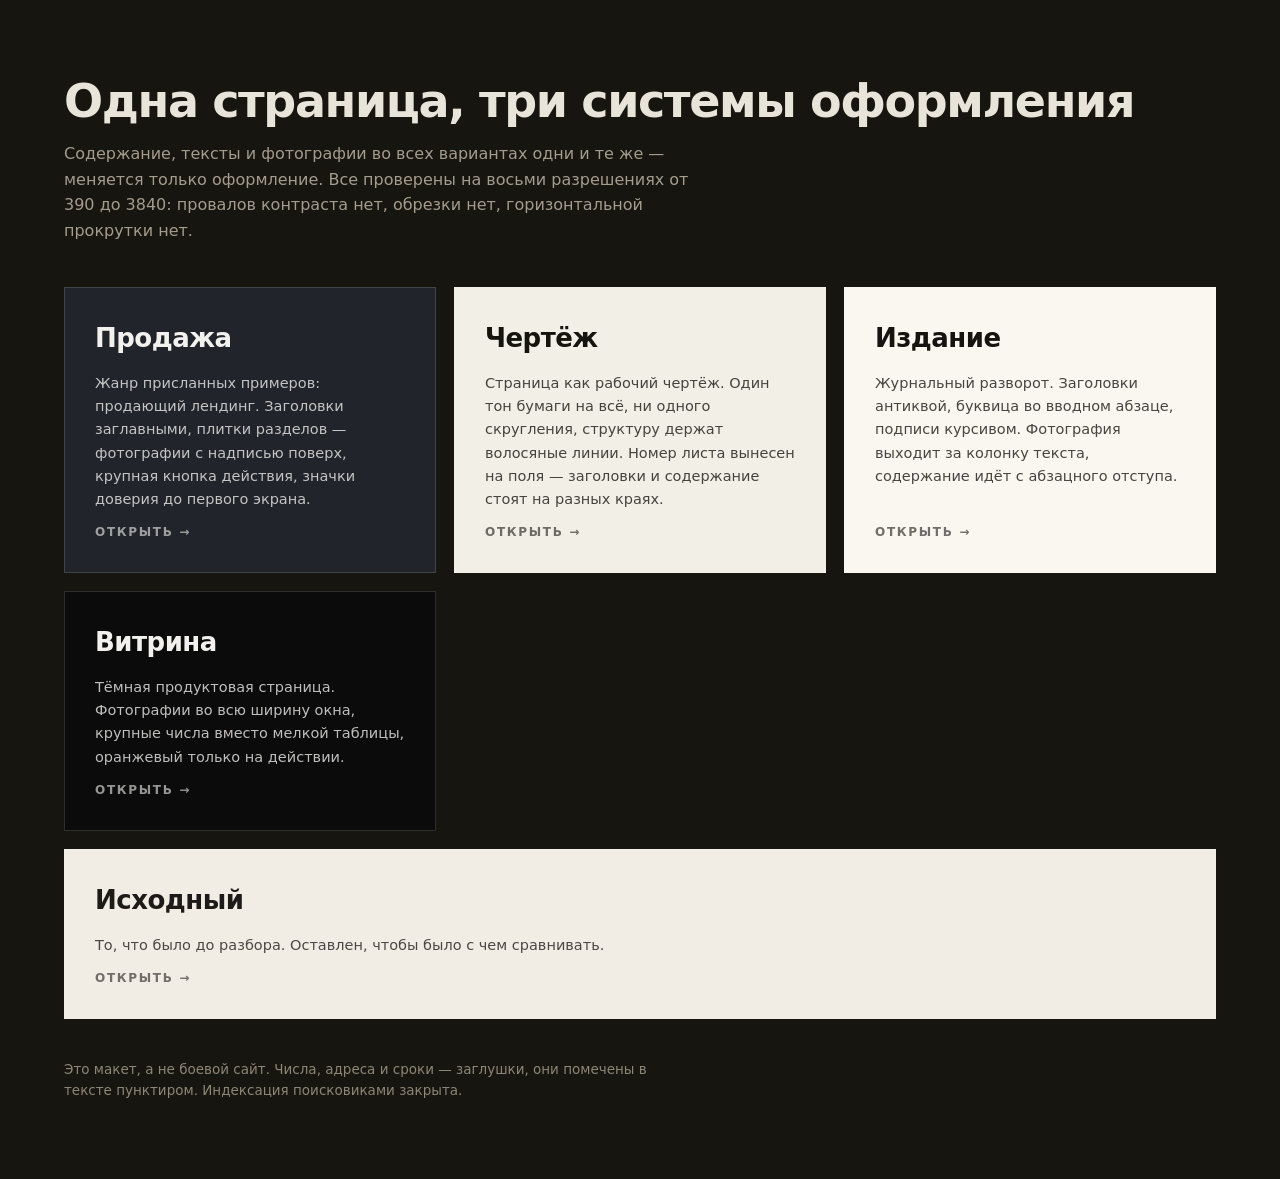
<file: index.html>
<!DOCTYPE html>
<html lang="ru">
<head>
<meta charset="utf-8"/>
<meta name="viewport" content="width=device-width,initial-scale=1"/>
<meta name="robots" content="noindex, nofollow"/>
<title>Заборы 2.0 — три направления оформления</title>
<style>
*{box-sizing:border-box;margin:0}
body{background:#17150f;color:#e9e4da;padding:6vw 5vw;line-height:1.6;
  font:16px/1.6 ui-sans-serif,system-ui,-apple-system,Segoe UI,Arial,sans-serif}
.w{max-width:1180px;margin-inline:auto}
h1{font-size:clamp(28px,4vw,46px);line-height:1.05;letter-spacing:-.03em;
  margin-bottom:16px;font-weight:800}
.sub{color:#a49c8d;max-width:62ch;margin-bottom:44px}
.grid{display:grid;gap:18px}
@media(min-width:900px){.grid{grid-template-columns:repeat(3,1fr)}
  .n:last-child{grid-column:1/-1}}
.n{display:flex;flex-direction:column;gap:12px;padding:30px;
  text-decoration:none;border:1px solid rgba(255,255,255,.14);
  transition:transform .18s}
.n:hover{transform:translateY(-3px)}
.t{font-size:26px;font-weight:800;letter-spacing:-.02em}
.d{font-size:14.5px;opacity:.78;flex:1}
.g{font-size:12px;letter-spacing:.14em;text-transform:uppercase;
  font-weight:700;opacity:.6}
.note{margin-top:40px;font-size:13.5px;color:#8d8676;max-width:70ch}
</style>
</head>
<body><div class="w">
<h1>Одна страница, три системы оформления</h1>
<p class="sub">Содержание, тексты и фотографии во всех вариантах одни и те же — меняется только оформление. Все проверены на восьми разрешениях от 390 до 3840: провалов контраста нет, обрезки нет, горизонтальной прокрутки нет.</p>
<div class="grid"><a class="n" href="./zabory/evroshtaketnik/na-vintovyh-svayah-prodazha/" style="background:#21242a;color:#f2f1ee"><span class="t">Продажа</span><span class="d">Жанр присланных примеров: продающий лендинг. Заголовки заглавными, плитки разделов — фотографии с надписью поверх, крупная кнопка действия, значки доверия до первого экрана.</span><span class="g">Открыть &rarr;</span></a><a class="n" href="./zabory/evroshtaketnik/na-vintovyh-svayah-cherteg/" style="background:#f2efe7;color:#16140f"><span class="t">Чертёж</span><span class="d">Страница как рабочий чертёж. Один тон бумаги на всё, ни одного скругления, структуру держат волосяные линии. Номер листа вынесен на поля — заголовки и содержание стоят на разных краях.</span><span class="g">Открыть &rarr;</span></a><a class="n" href="./zabory/evroshtaketnik/na-vintovyh-svayah-izdanie/" style="background:#faf7f1;color:#171310"><span class="t">Издание</span><span class="d">Журнальный разворот. Заголовки антиквой, буквица во вводном абзаце, подписи курсивом. Фотография выходит за колонку текста, содержание идёт с абзацного отступа.</span><span class="g">Открыть &rarr;</span></a><a class="n" href="./zabory/evroshtaketnik/na-vintovyh-svayah-vitrina/" style="background:#0b0b0c;color:#f2f1ee"><span class="t">Витрина</span><span class="d">Тёмная продуктовая страница. Фотографии во всю ширину окна, крупные числа вместо мелкой таблицы, оранжевый только на действии.</span><span class="g">Открыть &rarr;</span></a><a class="n" href="./zabory/evroshtaketnik/na-vintovyh-svayah/" style="background:#f1ece4;color:#1d1b19"><span class="t">Исходный</span><span class="d">То, что было до разбора. Оставлен, чтобы было с чем сравнивать.</span><span class="g">Открыть &rarr;</span></a></div>
<p class="note">Это макет, а не боевой сайт. Числа, адреса и сроки — заглушки, они помечены в тексте пунктиром. Индексация поисковиками закрыта.</p>
</div></body>
</html>
</file>
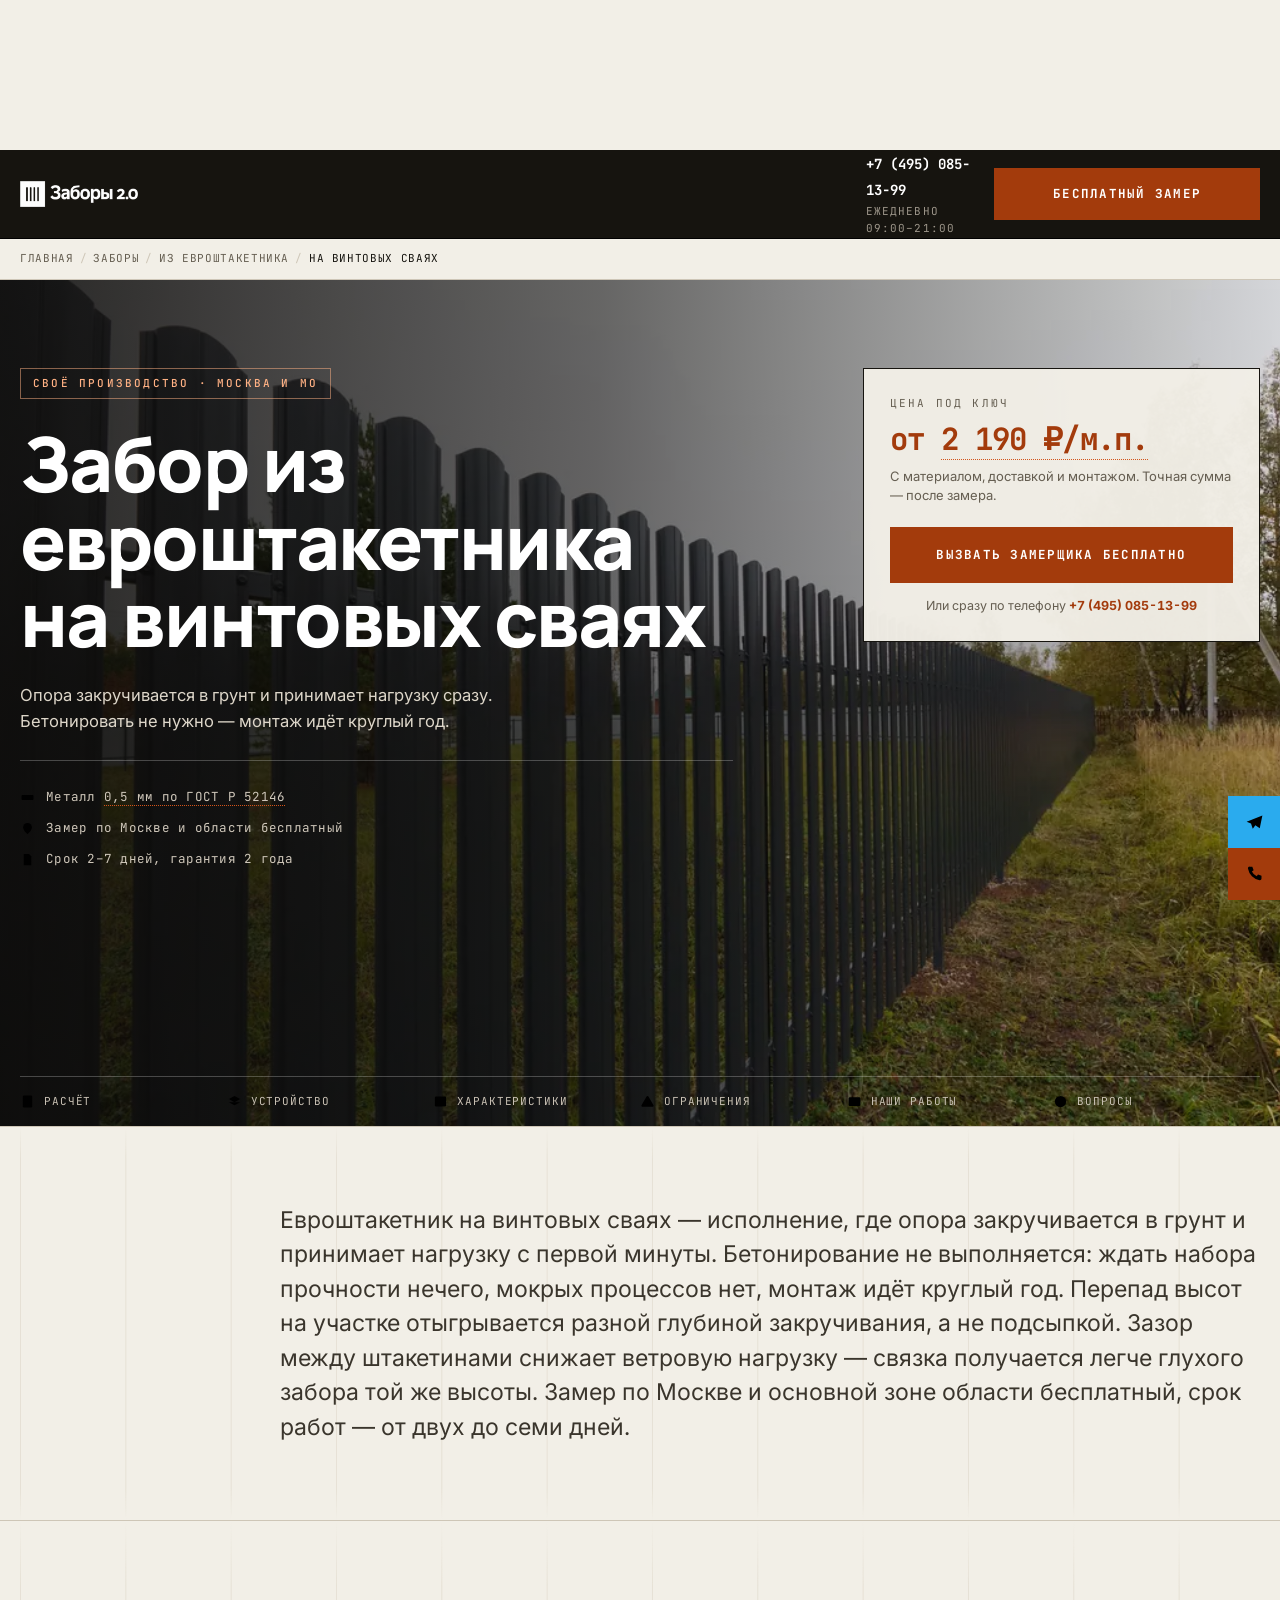
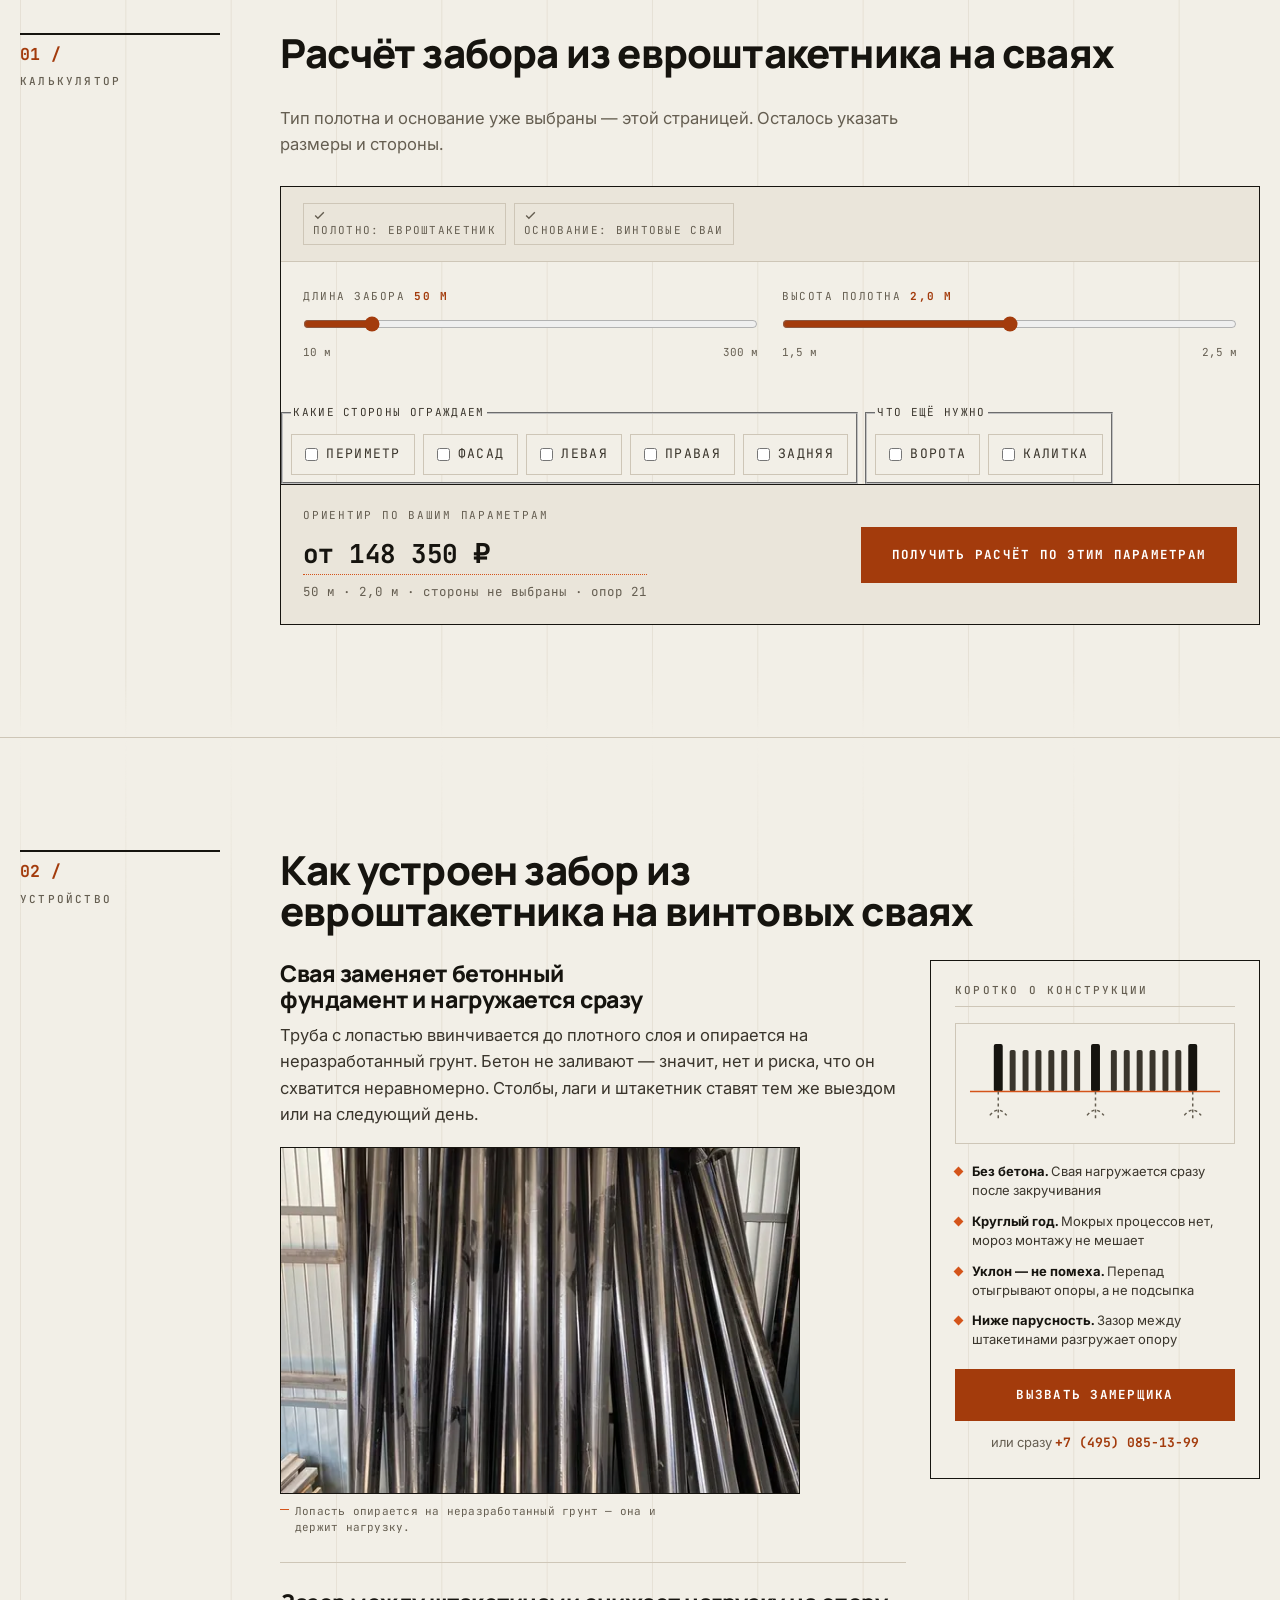
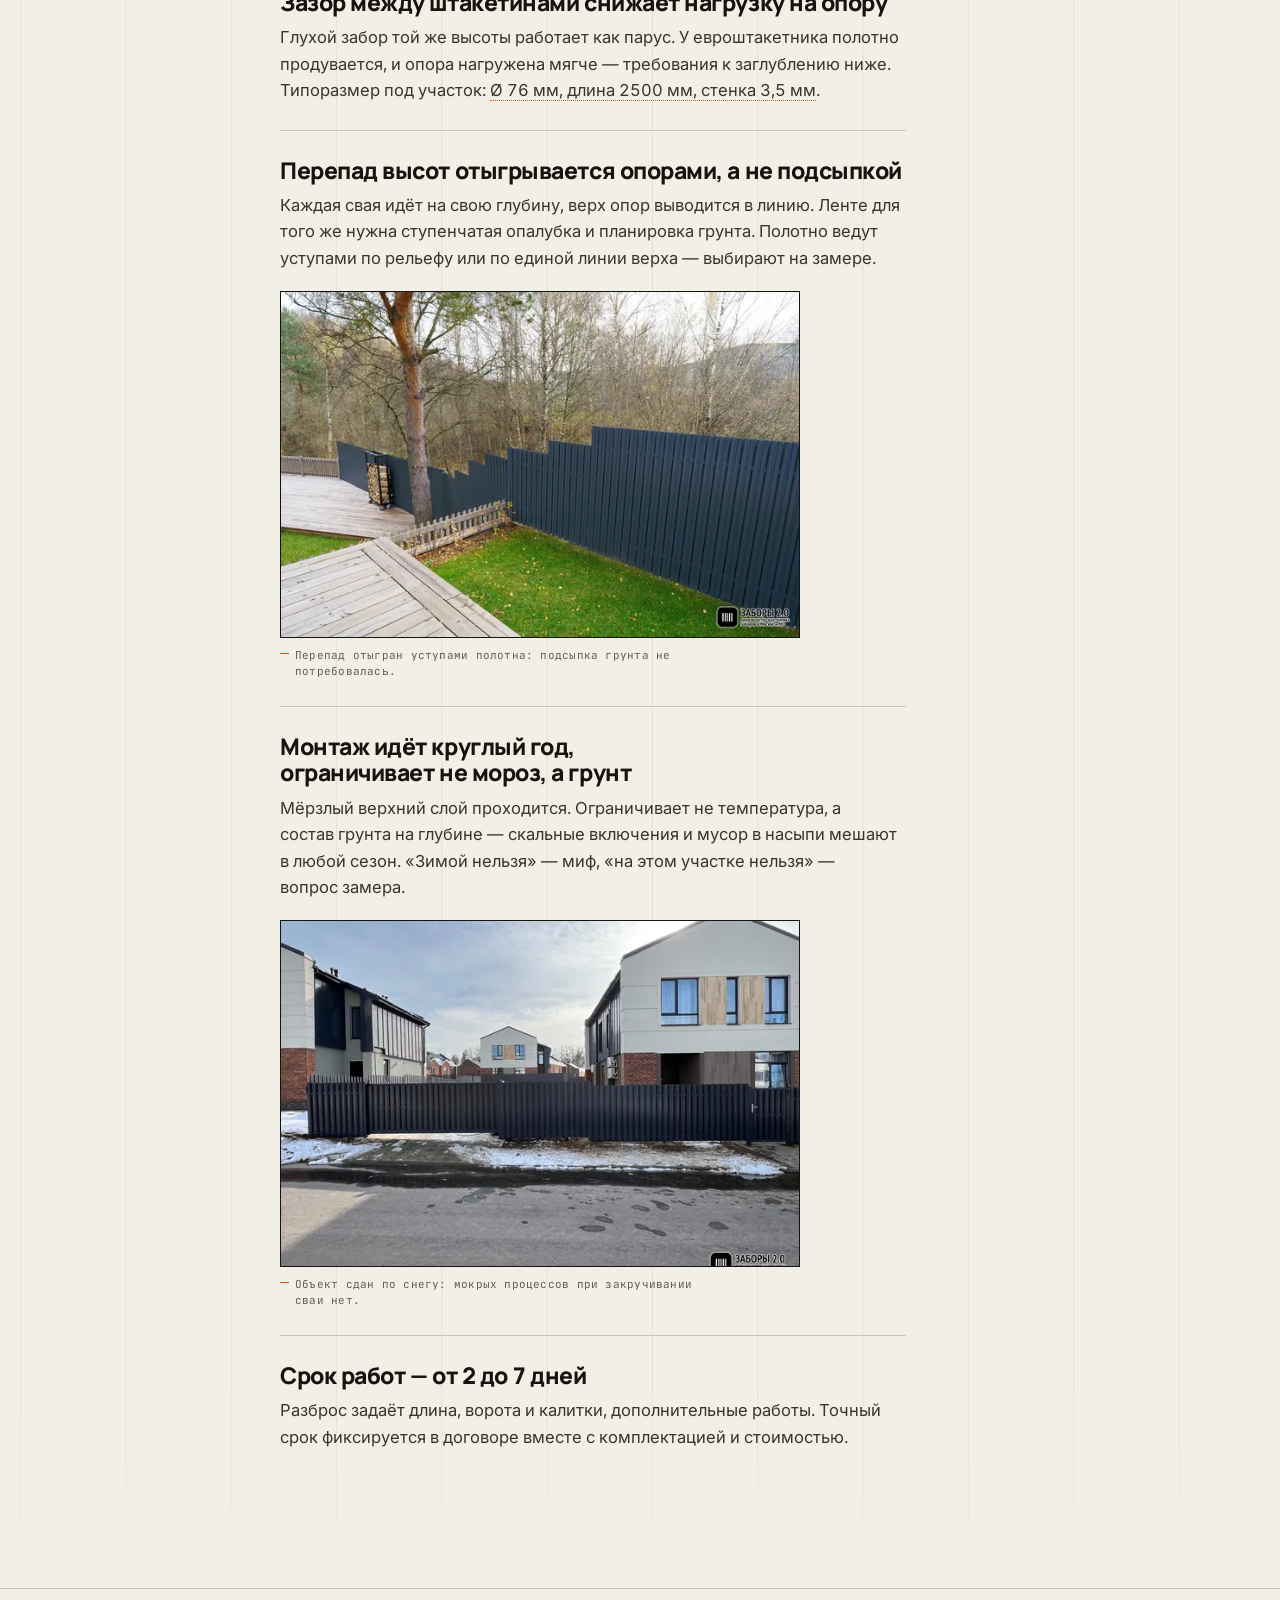
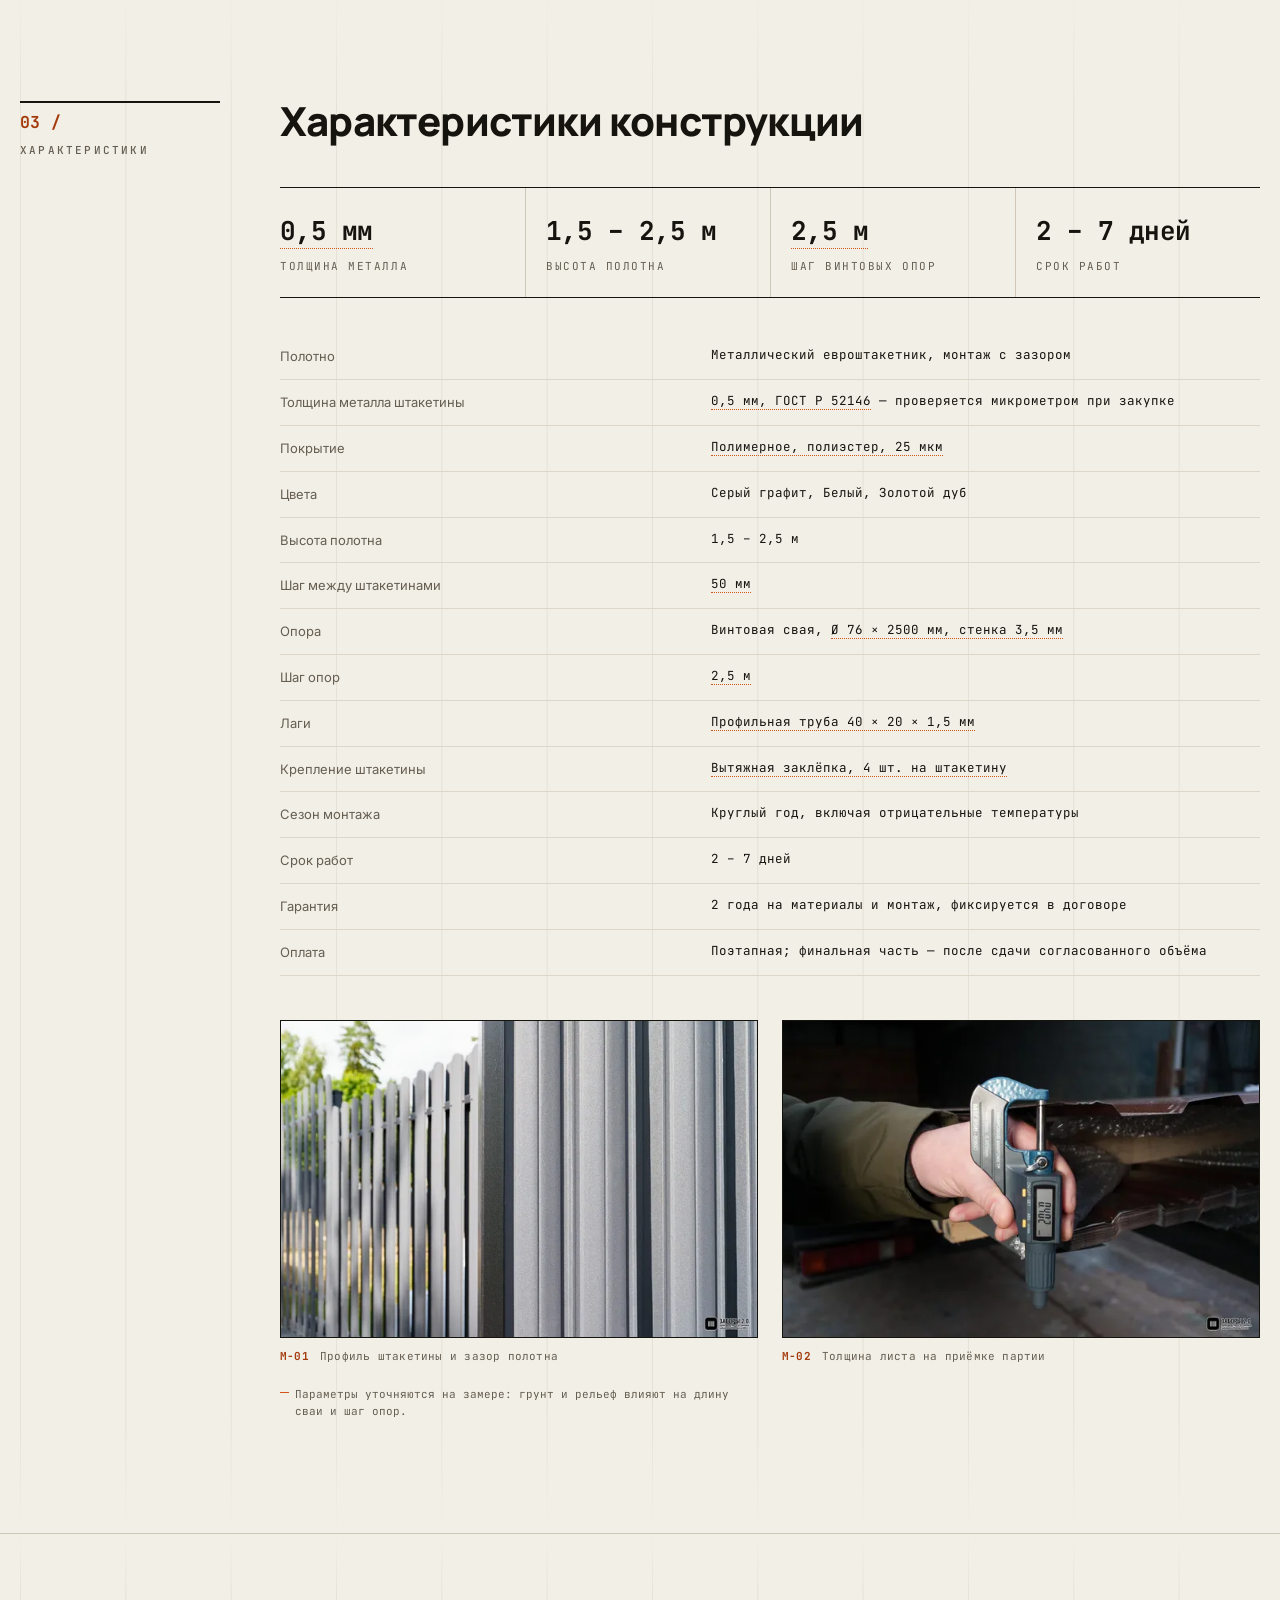
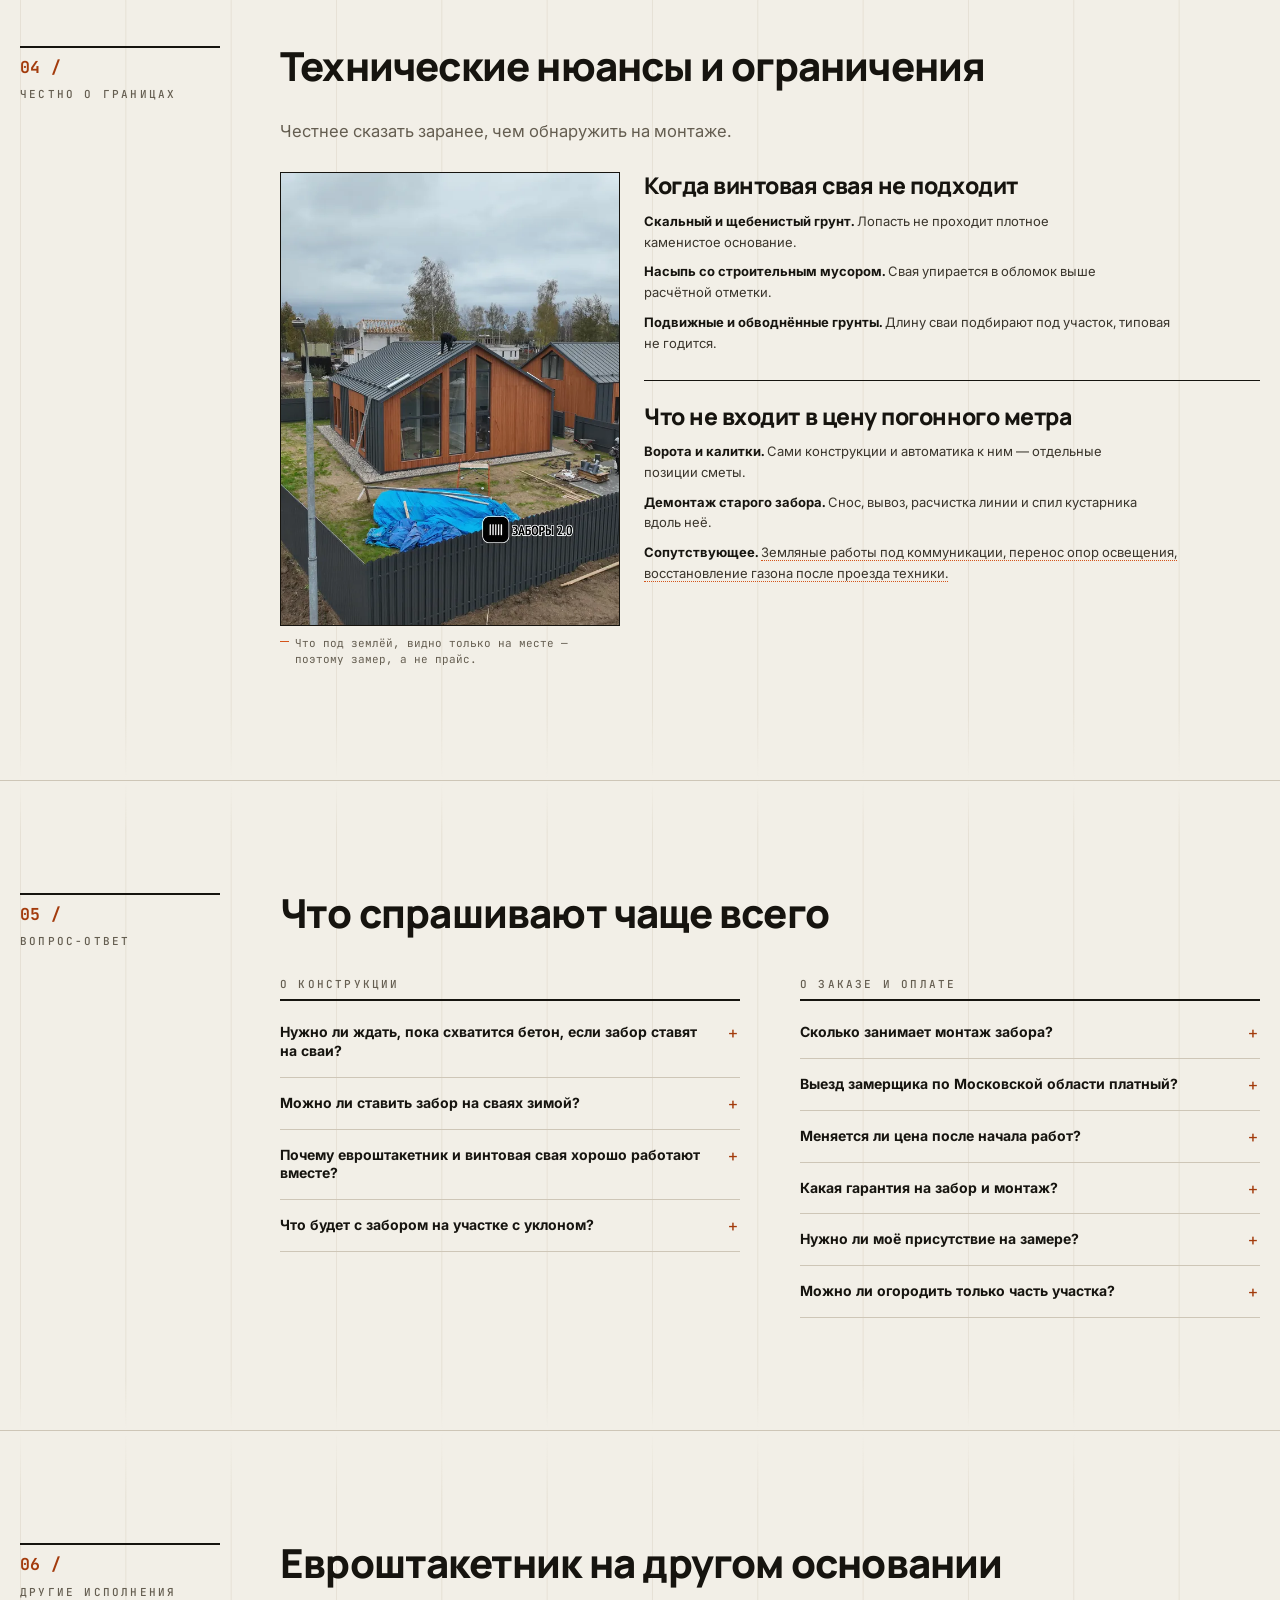
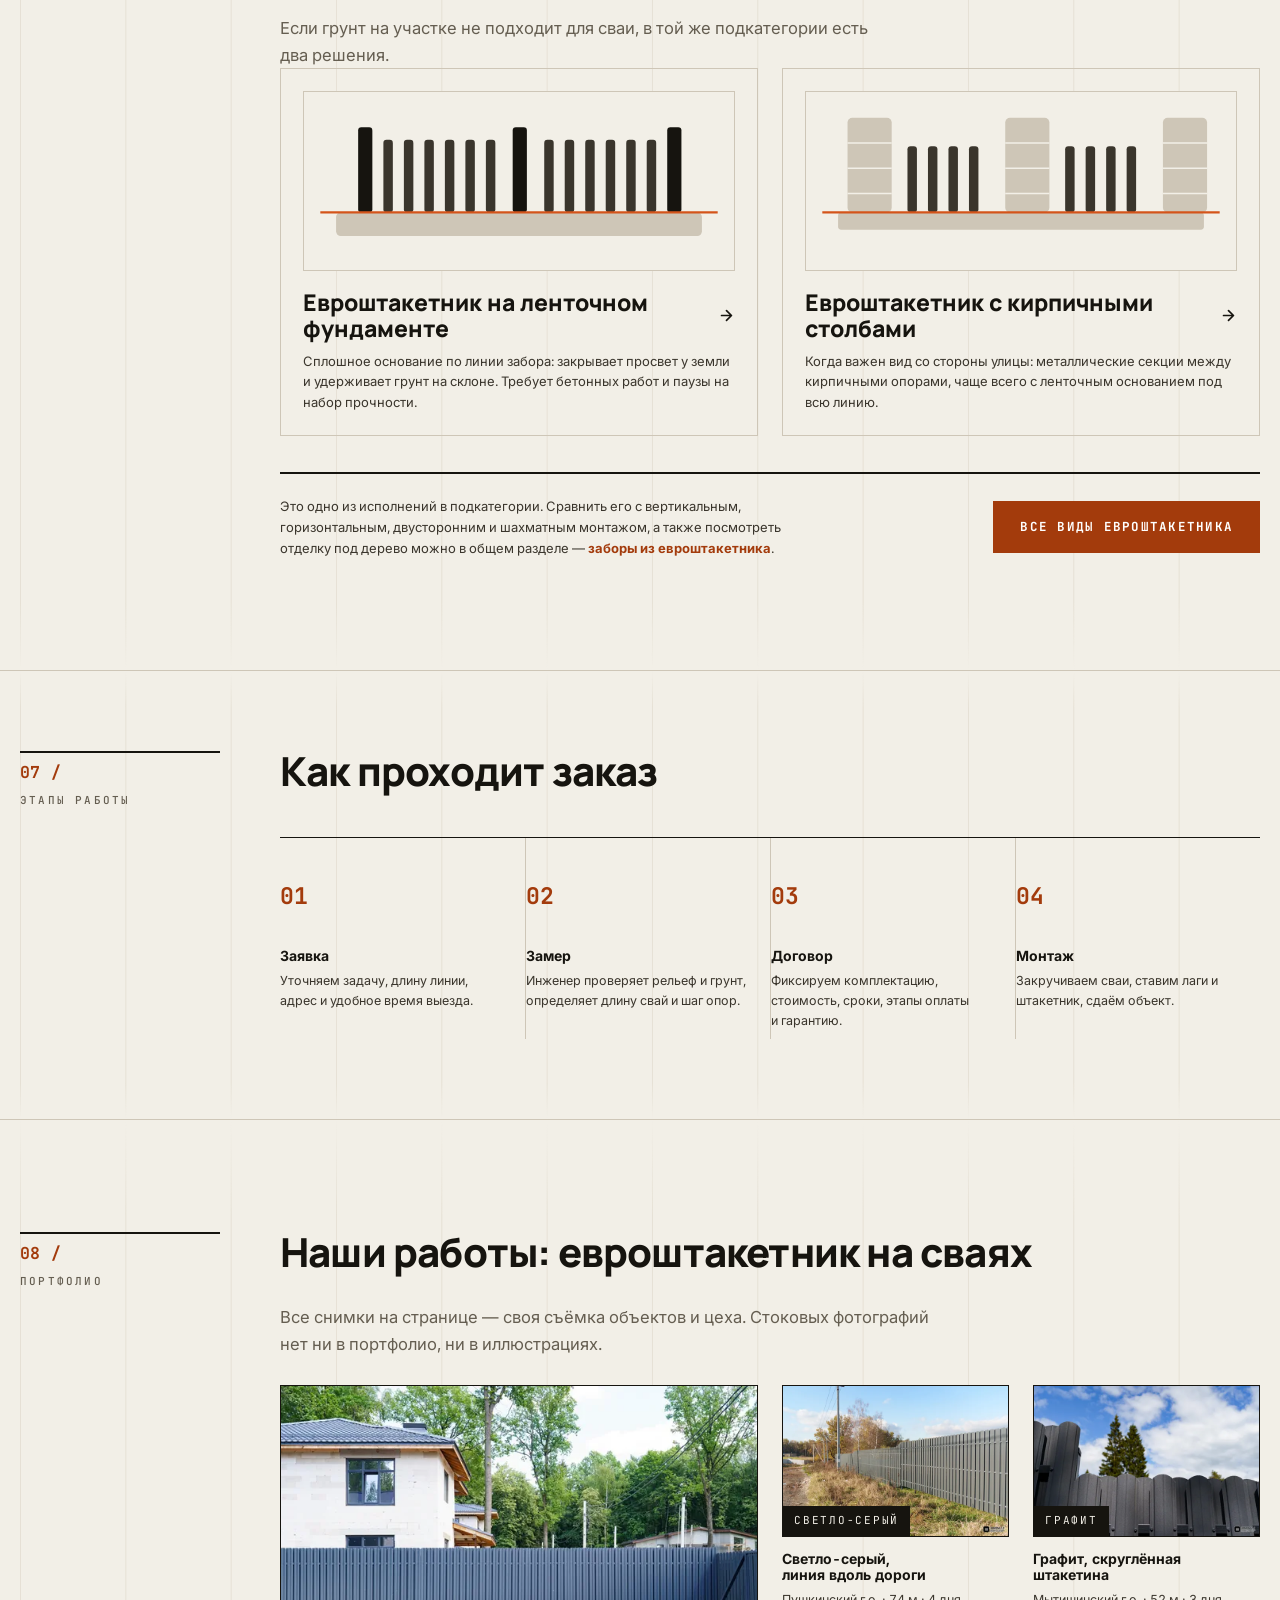
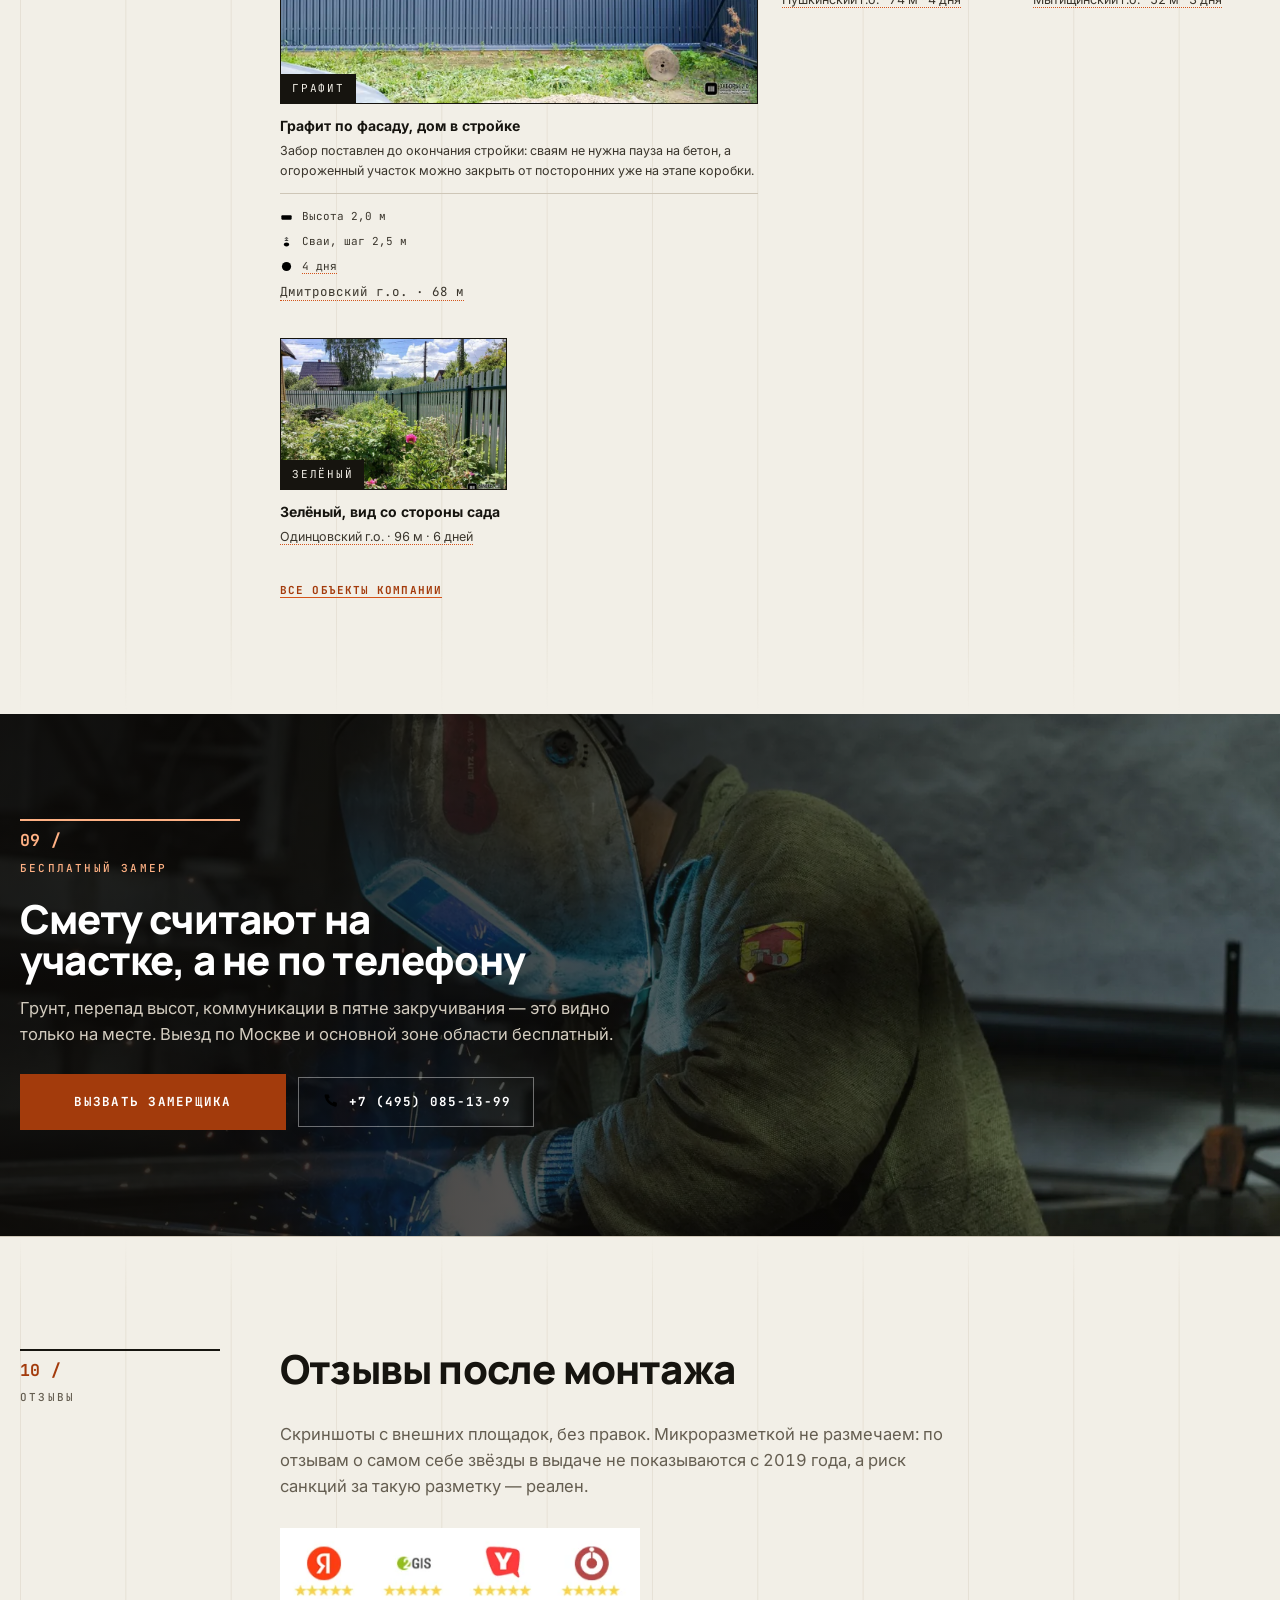
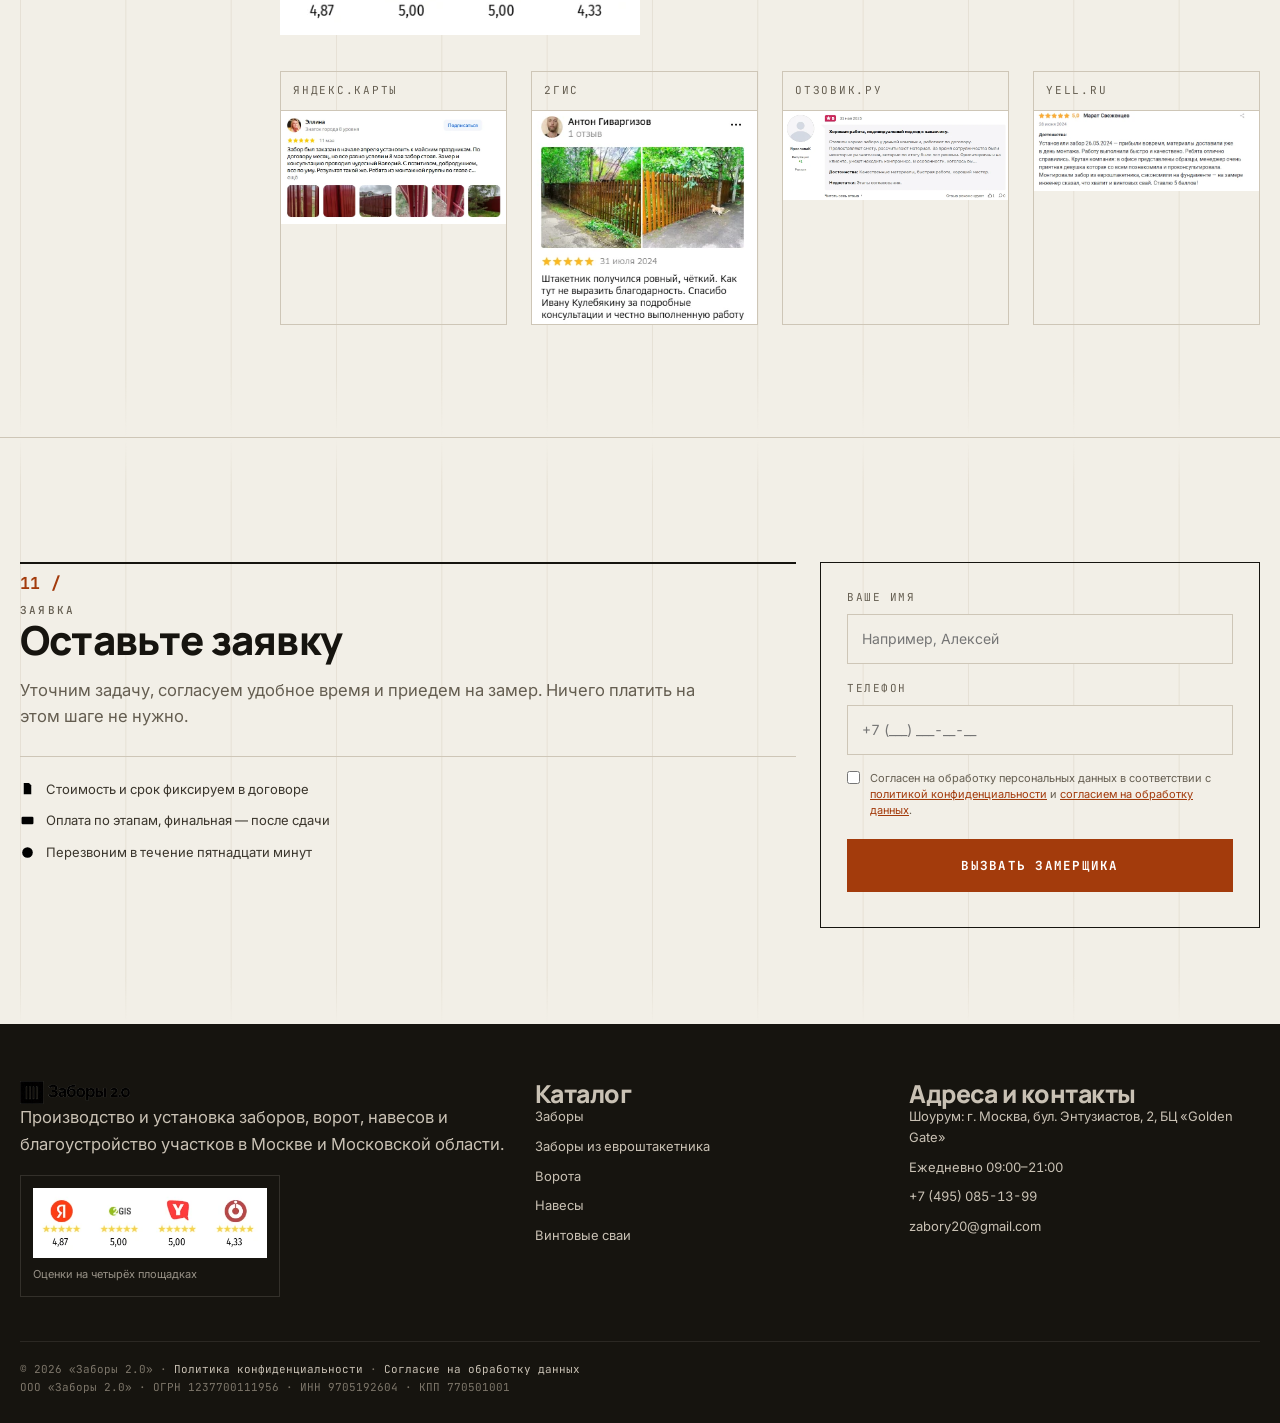
<file: zabory/evroshtaketnik/na-vintovyh-svayah-cherteg/index.html>
<!DOCTYPE html>
<html lang="ru">
<head>
<meta charset="utf-8"/>
<meta name="viewport" content="width=device-width, initial-scale=1.0"/>
<meta name="robots" content="noindex, nofollow"/>

<!-- Сигнальная когерентность: title / H1 / URL / первый абзац говорят об одном -->
<title>cherteg · Забор из евроштакетника на винтовых сваях под ключ в Москве и МО | Заборы 2.0</title>
<meta name="description" content="Забор из евроштакетника на винтовых сваях под ключ в Москве и Московской области: свая заменяет бетонный фундамент, монтаж круглый год, срок 2–7 дней. Бесплатный замер, гарантия 2 года в договоре."/>
<link rel="canonical" href="https://zabory20.ru/zabory/evroshtaketnik/na-vintovyh-svayah/"/>

<meta property="og:type" content="website"/>
<meta property="og:site_name" content="Заборы 2.0"/>
<meta property="og:locale" content="ru_RU"/>
<meta property="og:title" content="Забор из евроштакетника на винтовых сваях под ключ в Москве и МО"/>
<meta property="og:description" content="Свая заменяет бетонный фундамент: без мокрых процессов, без ожидания прочности, монтаж круглый год. Срок 2–7 дней, гарантия 2 года в договоре."/>
<meta property="og:url" content="https://zabory20.ru/zabory/evroshtaketnik/na-vintovyh-svayah/"/>
<meta property="og:image" content="https://zabory20.ru/img/evroshtaketnik-svai/og.jpg"/>
<meta property="og:image:width" content="1200"/>
<meta property="og:image:height" content="630"/>
<meta name="twitter:card" content="summary_large_image"/>

<link rel="icon" href="data:image/svg+xml,%3Csvg xmlns='http://www.w3.org/2000/svg' viewBox='0 0 32 32'%3E%3Crect width='32' height='32' rx='7' fill='%2317191c'/%3E%3Cg fill='%23e8621c'%3E%3Crect x='6' y='8' width='4' height='18' rx='1.4'/%3E%3Crect x='14' y='8' width='4' height='18' rx='1.4'/%3E%3Crect x='22' y='8' width='4' height='18' rx='1.4'/%3E%3C/g%3E%3C/svg%3E"/>

<link rel="preload" as="image" href="../../../img/evroshtaketnik-svai/hero-1800.webp" media="(min-width:1440px)"/>
<link rel="preload" as="image" href="../../../img/evroshtaketnik-svai/hero-1200.webp" media="(min-width:760px) and (max-width:1439px)"/>
<link rel="preload" as="image" href="../../../img/evroshtaketnik-svai/hero-800.webp" media="(max-width:759px)"/>
<link rel="preload" as="font" type="font/woff2" crossorigin href="../../../fonts/inter-var-cyrillic.woff2"/>
<link rel="preload" as="font" type="font/woff2" crossorigin href="../../../fonts/inter-var-latin.woff2"/>
<link rel="preload" as="font" type="font/woff2" crossorigin href="../../../fonts/manrope-var-cyrillic.woff2"/>
<link rel="preload" as="font" type="font/woff2" crossorigin href="../../../fonts/manrope-var-latin.woff2"/>
<link rel="preload" as="font" type="font/woff2" crossorigin href="../../../fonts/manrope-var-dopolnenie.woff2"/>

<script type="application/ld+json">
{
  "@context": "https://schema.org",
  "@type": "BreadcrumbList",
  "itemListElement": [
    { "@type": "ListItem", "position": 1, "name": "Главная", "item": "https://zabory20.ru/" },
    { "@type": "ListItem", "position": 2, "name": "Заборы", "item": "https://zabory20.ru/zabory/" },
    { "@type": "ListItem", "position": 3, "name": "Заборы из евроштакетника", "item": "https://zabory20.ru/zabory/evroshtaketnik/" },
    { "@type": "ListItem", "position": 4, "name": "На винтовых сваях", "item": "https://zabory20.ru/zabory/evroshtaketnik/na-vintovyh-svayah/" }
  ]
}
</script>

<script type="application/ld+json">
{
  "@context": "https://schema.org",
  "@type": "Service",
  "serviceType": "Монтаж забора из евроштакетника на винтовых сваях",
  "name": "Забор из евроштакетника на винтовых сваях под ключ",
  "description": "Производство и монтаж забора из металлического евроштакетника на винтовых сваях в Москве и Московской области. Свая заменяет бетонный фундамент, монтаж возможен круглый год.",
  "provider": {
    "@type": "Organization",
    "name": "ООО «Заборы 2.0»",
    "url": "https://zabory20.ru/",
    "telephone": "+7 (495) 085-13-99",
    "address": {
      "@type": "PostalAddress",
      "streetAddress": "бул. Энтузиастов, 2, БЦ «Golden Gate»",
      "addressLocality": "Москва",
      "addressCountry": "RU"
    }
  },
  "areaServed": [
    { "@type": "City", "name": "Москва" },
    { "@type": "AdministrativeArea", "name": "Московская область" }
  ]
}
</script>

<script type="application/ld+json">
{
  "@context": "https://schema.org",
  "@type": "FAQPage",
  "mainEntity": [
    { "@type": "Question", "name": "Нужно ли ждать, пока схватится бетон, если забор ставят на сваи?",
      "acceptedAnswer": { "@type": "Answer", "text": "Нет. Свая принимает нагрузку сразу после закручивания — бетонирование не выполняется, ждать набора прочности нечего. Столбы, лаги и штакетник монтируют в тот же выезд или на следующий день." } },
    { "@type": "Question", "name": "Можно ли ставить забор на сваях зимой?",
      "acceptedAnswer": { "@type": "Answer", "text": "Да. Закручивание сваи не требует мокрых процессов, поэтому работы идут и при отрицательной температуре. Мёрзлый слой грунта проходится, ограничением является не мороз, а состав грунта на глубине закручивания." } },
    { "@type": "Question", "name": "Почему евроштакетник и винтовая свая хорошо работают вместе?",
      "acceptedAnswer": { "@type": "Answer", "text": "Между штакетинами есть зазор, поэтому полотно продувается и ветровая нагрузка на опору заметно ниже, чем у глухого забора той же высоты. Опора работает в более лёгком режиме, а значит требования к её заглублению мягче." } },
    { "@type": "Question", "name": "Что будет с забором на участке с уклоном?",
      "acceptedAnswer": { "@type": "Answer", "text": "Свая закручивается на разную глубину, поэтому перепад отыгрывается опорами, а не подсыпкой и не ступенчатым бетонным основанием. Полотно ведут либо уступами по рельефу, либо по единой линии верха — вариант выбирают на замере." } },
    { "@type": "Question", "name": "Сколько занимает монтаж забора?",
      "acceptedAnswer": { "@type": "Answer", "text": "Обычно от 2 до 7 дней — срок зависит от длины, типа основания, ворот и дополнительных работ. Точный срок фиксируем после замера." } },
    { "@type": "Question", "name": "Меняется ли цена после начала работ?",
      "acceptedAnswer": { "@type": "Answer", "text": "После замера и согласования комплектации стоимость фиксируется в смете и договоре. Дополнительные работы выполняем только после согласования." } },
    { "@type": "Question", "name": "Какая гарантия на забор и монтаж?",
      "acceptedAnswer": { "@type": "Answer", "text": "Гарантия — 2 года на материалы и монтаж. Условия гарантии фиксируются в договоре." } },
    { "@type": "Question", "name": "Выезд замерщика по Московской области платный?",
      "acceptedAnswer": { "@type": "Answer", "text": "Замер по Москве и основной зоне выезда по Московской области — бесплатный. Для удалённых адресов условия согласуем заранее." } },
    { "@type": "Question", "name": "Нужно ли моё присутствие на замере?",
      "acceptedAnswer": { "@type": "Answer", "text": "Желательно: на месте решаются вопросы, которые по телефону не решить — где будут ворота и калитка, как вести полотно по уклону, где проходят коммуникации. Если приехать не получается, работаем по вашим отметкам и согласуем схему до начала работ." } },
    { "@type": "Question", "name": "Можно ли огородить только часть участка?",
      "acceptedAnswer": { "@type": "Answer", "text": "Да. Считается любая комбинация сторон — только фасад, фасад с одной боковой, любая часть периметра. Остальные стороны можно доделать позже: опоры и полотно те же, стык будет незаметен." } }
  ]
}
</script>

<style>/* ═══════════════════════════════════════════════════════════════════════
   НАПРАВЛЕНИЕ А — «ЧЕРТЁЖ»

   Страница как рабочий чертёж, доведённый до конца, а не намёком.

   Что здесь решено иначе, чем было:
   · Шесть ступеней кегля вместо тридцати четырёх. Подзаголовок 21 px
     против абзаца 16,5 — разница видна, а не угадывается по жирности.
   · Ноль скруглений и ноль подложек. Структуру держат волосяные линии,
     как на чертеже. Карточек нет ни одной.
   · Полей у листа два: маргиналия с номером и основное поле. Заголовки
     и содержимое стоят на РАЗНЫХ краях — глазу есть за что зацепиться.
   · Врезка прилипает к экрану, поэтому правая колонка не пустует.
   · Фон один на всю страницу. Разделяют не заливки, а линейки с номером.
   ═══════════════════════════════════════════════════════════════════ */

/* ── шрифты те же, что и были ─────────────────────────────────────── */
@font-face{font-family:Inter;font-style:normal;font-weight:400 800;font-display:swap;
  src:url('../../../fonts/inter-var-cyrillic.woff2') format('woff2');unicode-range:U+0301,U+0400-045F,U+0490-0491,U+04B0-04B1,U+2116}
@font-face{font-family:Inter;font-style:normal;font-weight:400 800;font-display:swap;
  src:url('../../../fonts/inter-var-latin.woff2') format('woff2');unicode-range:U+0000-00FF,U+0131,U+0152-0153,U+02BB-02BC,U+02C6,U+02DA,U+02DC,U+0304,U+0308,U+0329,U+2000-206F,U+20AC,U+2122,U+2191,U+2193,U+2212,U+2215,U+FEFF,U+FFFD}
@font-face{font-family:Inter;font-style:normal;font-weight:400 800;font-display:swap;
  src:url('../../../fonts/inter-var-dopolnenie.woff2') format('woff2');unicode-range:U+20BD}
@font-face{font-family:Manrope;font-style:normal;font-weight:700 800;font-display:swap;
  src:url('../../../fonts/manrope-var-cyrillic.woff2') format('woff2');unicode-range:U+0301,U+0400-045F,U+0490-0491,U+04B0-04B1,U+2116}
@font-face{font-family:Manrope;font-style:normal;font-weight:700 800;font-display:swap;
  src:url('../../../fonts/manrope-var-latin.woff2') format('woff2');unicode-range:U+0000-00FF,U+0131,U+0152-0153,U+02BB-02BC,U+02C6,U+02DA,U+02DC,U+0304,U+0308,U+0329,U+2000-206F,U+20AC,U+2122,U+2191,U+2193,U+2212,U+2215,U+FEFF,U+FFFD}
@font-face{font-family:Manrope;font-style:normal;font-weight:700 800;font-display:swap;
  src:url('../../../fonts/manrope-var-dopolnenie.woff2') format('woff2');unicode-range:U+20BD}
@font-face{font-family:'JetBrains Mono';font-style:normal;font-weight:400 700;font-display:swap;
  src:url('../../../fonts/jetbrainsmono-var-cyrillic.woff2') format('woff2');unicode-range:U+0301,U+0400-045F,U+0490-0491,U+04B0-04B1,U+2116}
@font-face{font-family:'JetBrains Mono';font-style:normal;font-weight:400 700;font-display:swap;
  src:url('../../../fonts/jetbrainsmono-var-latin.woff2') format('woff2');unicode-range:U+0000-00FF,U+0131,U+0152-0153,U+02BB-02BC,U+02C6,U+02DA,U+02DC,U+0304,U+0308,U+0329,U+2000-206F,U+20AC,U+2122,U+2191,U+2193,U+2212,U+2215,U+FEFF,U+FFFD}

:root{
  /* бумага и тушь: один тон на всю страницу */
  --paper:#f2efe7; --paper-2:#eae5da; --ink:#16140f; --ink-2:#3a352c;
  --muted:#655e51; --rule:#cec6b7; --rule-2:#ded7c9;
  --signal:#d4541a;            /* единственный цвет; только сигнал */
  --signal-ink:#a33b0c;        /* он же, когда несёт текст */
  --dark:#16140f;

  /* ШЕСТЬ ступеней кегля — вся страница набрана только ими */
  --t-display:clamp(40px,6.6vw,76px);
  --t-head:clamp(27px,3.4vw,40px);
  --t-sub:23px;                /* подзаголовок: 1,39 абзаца — разница видна */
  --t-body:16.5px;
  --t-note:13px;
  --t-mono:11px;

  --mono:'JetBrains Mono',ui-monospace,Consolas,monospace;
  --sans:Inter,system-ui,-apple-system,Segoe UI,Arial,sans-serif;
  --grot:Manrope,Inter,sans-serif;

  --container:1240px;
  --margin:200px;              /* маргиналия чертежа: там живут номера */
  --gutter:24px;
  --pad:112px;                 /* поле листа по вертикали */
  --step:28px;
  --header-h:64px;
}
@media (min-width:1700px){:root{--container:1420px;--margin:230px;--pad:128px}}
@media (min-width:2400px){:root{--container:1640px;--margin:260px;--pad:144px}
  body{font-size:16.5px}}

*,*::before,*::after{box-sizing:border-box}
*{margin:0}
html{-webkit-text-size-adjust:100%;scroll-behavior:smooth;scroll-padding-top:88px}
@media (prefers-reduced-motion:reduce){html{scroll-behavior:auto}
  *{animation:none!important;transition:none!important}}
body{overflow-x:clip}
body{font-family:var(--sans);background:var(--paper);color:var(--ink);
  font-size:var(--t-body);line-height:1.6;
  font-variant-numeric:tabular-nums;-webkit-font-smoothing:antialiased}
img,svg{display:block;max-width:100%}
a{color:inherit;text-decoration:none}
a:hover{text-decoration:underline;text-underline-offset:3px}
:focus-visible{outline:2px solid var(--signal-ink);outline-offset:3px}
h1,h2,h3{font-family:var(--grot);font-weight:800;line-height:1.02;
  letter-spacing:-.02em;text-wrap:balance}
p{text-wrap:pretty}

.wrap{width:min(100% - 40px,var(--container));margin-inline:auto}

/* ── ЛИСТ: маргиналия слева, основное поле справа ──────────────────── */
.section{position:relative;padding:72px 0;border-top:1px solid var(--rule)}
@media (min-width:1080px){.section{padding:var(--pad) 0}}
.section--white,.section--warm{background:none}   /* заливок нет вовсе */

/* Направляющие двенадцати колонок — теперь в полную силу, а не намёком */
.section::before{content:"";position:absolute;top:0;bottom:0;left:50%;
  width:min(100% - 40px,var(--container));transform:translateX(-50%);
  pointer-events:none;opacity:.6;
  background-image:linear-gradient(90deg,var(--rule-2) 0 1px,transparent 1px);
  background-size:calc((100% + var(--gutter)) / 12) 100%;
  -webkit-mask-image:linear-gradient(180deg,transparent,#000 8%,#000 92%,transparent);
  mask-image:linear-gradient(180deg,transparent,#000 8%,#000 92%,transparent)}
@media (max-width:1079px){.section::before{display:none}}
.section > .wrap{position:relative;z-index:1}

@media (min-width:1080px){
  .section > .wrap:not(.zay-grid){display:grid;
    grid-template-columns:var(--margin) minmax(0,1fr);
    column-gap:60px;align-items:start}
  .section > .wrap:not(.zay-grid) > *{grid-column:2}
  .section-head{display:contents}
  .section-head .kicker{grid-column:1;grid-row:1;position:sticky;top:96px}
  .section-head h2{grid-column:2;grid-row:1}
  .section-head p{grid-column:2;grid-row:2;margin-top:14px}
  /* что идёт во всю ширину листа, а не только по основному полю */
  .spec-grid,.figures,.cards--4,.diptih,.qa-cols,.table-scroll{grid-column:1 / -1}
}
.section-head h2{font-size:var(--t-head)}
.section-head p{color:var(--muted);font-size:var(--t-body);max-width:64ch}

/* Рубрика — как номер листа: моноширинный, в столбик, с линией */
.kicker{display:block;font-family:var(--mono);font-size:var(--t-mono);
  font-weight:500;letter-spacing:.2em;text-transform:uppercase;color:var(--muted);
  padding-top:6px;border-top:2px solid var(--ink)}
.kicker::before{content:attr(data-no);display:block;color:var(--signal-ink);
  font-size:16.5px;letter-spacing:.02em;margin-bottom:6px;font-weight:700}
@media (max-width:1079px){.kicker{margin-bottom:16px;max-width:200px}}

/* ── ШАПКА САЙТА ───────────────────────────────────────────────────── */
.site-header{position:sticky;top:0;z-index:50;background:var(--ink);color:#f2efe7;
  border-bottom:1px solid #000}
.header-row{display:flex;align-items:center;justify-content:space-between;
  gap:20px;min-height:var(--header-h)}
.logo-img{width:118px;height:auto}
.header-right{display:flex;align-items:center;gap:22px}
.header-phone{font-family:var(--mono);font-weight:700;font-size:14px;color:#fff}
.header-hours{display:block;font-family:var(--mono);font-size:11px;
  letter-spacing:.1em;text-transform:uppercase;color:#9d968a;font-weight:400}
@media (max-width:719px){.header-hours{display:none}}

.crumbs{background:var(--paper);border-bottom:1px solid var(--rule);
  font-family:var(--mono);font-size:var(--t-mono);letter-spacing:.06em;
  text-transform:uppercase}
.crumbs ol{list-style:none;padding:11px 0;margin:0;display:flex;flex-wrap:wrap;gap:6px}
.crumbs li+li::before{content:"/";margin-right:6px;color:var(--rule)}
.crumbs a{color:var(--muted)}
.crumbs [aria-current]{color:var(--ink)}

/* ── ШАПКА СТРАНИЦЫ: фотографию видно, а не хоронят ────────────────── */
.hero{position:relative;color:#fff;background:#16140f;
  background-image:
    linear-gradient(92deg,rgba(12,10,8,.88) 0%,rgba(12,10,8,.62) 46%,rgba(12,10,8,.12) 100%),
    url('../../../img/evroshtaketnik-svai/hero-1200.webp');
  background-size:cover;background-position:center;padding:56px 0 0}
@media (max-width:759px){.hero{background-image:
  linear-gradient(180deg,rgba(12,10,8,.8) 0%,rgba(12,10,8,.9) 60%,rgba(12,10,8,.95) 100%),
  url('../../../img/evroshtaketnik-svai/hero-800.webp')}}
@media (min-width:1440px){.hero{background-image:
  linear-gradient(92deg,rgba(12,10,8,.88) 0%,rgba(12,10,8,.62) 46%,rgba(12,10,8,.12) 100%),
  url('../../../img/evroshtaketnik-svai/hero-1800.webp')}}
@media (min-width:1080px){.hero{padding:88px 0 0;min-height:min(94svh,980px);
  display:grid;align-content:space-between}}
.hero-grid{display:grid;gap:40px var(--gutter)}
@media (min-width:900px){.hero-grid.g12{grid-template-columns:repeat(12,minmax(0,1fr));
  align-items:start}
  .hero-grid > *:first-child{grid-column:span 7}
  .hero-grid > aside{grid-column:span 4 / -1}}
h1{font-size:var(--t-display);margin-bottom:24px}
.hero .lead{font-size:16.5px;color:#ddd6c9;max-width:52ch}

.eyebrow{display:inline-block;font-family:var(--mono);font-size:var(--t-mono);
  font-weight:500;letter-spacing:.2em;text-transform:uppercase;color:#ffb184;
  border:1px solid rgba(255,177,132,.5);padding:6px 12px;margin-bottom:26px}

/* Ключевые данные шапки — как строка спецификации, с выносными линиями */
.hero-facts{list-style:none;padding:26px 0 0;margin-top:26px;
  border-top:1px solid rgba(255,255,255,.24);display:grid;gap:11px}
.hero-facts li{display:flex;align-items:center;gap:11px;
  font-family:var(--mono);font-size:12.5px;color:#cfc7ba;letter-spacing:.02em}
.hero-facts .ic{width:15px;height:15px;color:#ffb184;flex:none}

/* Карточка цены — не карточка, а табличка на чертеже */
.price-card{background:rgba(242,239,231,.97);color:var(--ink);padding:26px;
  border:1px solid var(--ink)}
.price-card .label{display:block;font-family:var(--mono);font-size:var(--t-mono);
  letter-spacing:.2em;text-transform:uppercase;color:var(--muted);margin-bottom:12px}
.price-card .value{font-family:var(--mono);font-size:clamp(26px,2.4vw,34px);
  font-weight:700;display:block;letter-spacing:-.03em;line-height:1}
.price-card .note{font-size:var(--t-note);color:var(--muted);
  margin:12px 0 22px;line-height:1.45}
.price-card .sub{display:block;margin-top:14px;text-align:center;
  font-size:12.5px;color:var(--muted);line-height:1.5}
.price-card .sub a{color:var(--signal-ink);font-weight:700;white-space:nowrap}
.price-card hr{border:0;border-top:1px solid var(--rule);margin:20px 0}

/* ── БЫСТРЫЕ ССЫЛКИ: как перечень листов ──────────────────────────── */
.jump-wrap{margin-top:44px}
.jump{display:grid;grid-template-columns:repeat(2,minmax(0,1fr));
  border-top:1px solid rgba(255,255,255,.24)}
@media (min-width:640px){.jump{grid-template-columns:repeat(3,minmax(0,1fr))}}
@media (min-width:1180px){.jump{grid-template-columns:repeat(6,minmax(0,1fr))}}
.jump a{display:flex;align-items:center;gap:9px;padding:17px 0;color:#c9c1b4;
  font-family:var(--mono);font-size:11px;letter-spacing:.08em;
  text-transform:uppercase;line-height:1.3}
.jump a:hover{color:#fff;text-decoration:none}
.jump .ic{width:15px;height:15px;color:#8b8377;flex:none}
.jump a:hover .ic{color:var(--signal)}


/* На 320–400 px правый блок шапки (телефон + кнопка) шире самой строки.
   Телефон остаётся ссылкой в подвале и в плавающей кнопке. */
@media (max-width:440px){
  .header-phone,.header-hours{display:none}
  .header-right{gap:10px}
  .logo-img{width:92px}
}
@media (max-width:479px){
  .calc-choice{font-size:10px;letter-spacing:.06em}
  .calc-locked{gap:6px}
}

/* ── КНОПКИ: прямоугольник, без скруглений ────────────────────────── */
.btn{display:inline-flex;align-items:center;justify-content:center;gap:9px;
  font-family:var(--mono);font-size:12.5px;font-weight:700;letter-spacing:.1em;
  text-transform:uppercase;padding:15px 26px;border:1px solid var(--signal-ink);
  background:var(--signal-ink);color:#fff;cursor:pointer;transition:background .15s}
.btn:hover{background:#8a300a;text-decoration:none;color:#fff}
.btn--lg{padding:17px 30px}
/* у кнопки в шапке две надписи: длинная и короткая. Показывается одна */
.cta-short{display:none}
@media (max-width:559px){.cta-long{display:none}.cta-short{display:inline}
  .btn{padding:13px 18px}}
.btn--block{display:flex;width:100%}
/* второстепенное действие — контур, не заливка */
.band-phone,.crumbs .btn--ghost{border:1px solid rgba(255,255,255,.4)}

/* ── ВВОДНЫЙ АБЗАЦ: короткий лист, поля вдвое меньше ──────────────── */
.opening{padding:56px 0}
@media (min-width:1080px){.opening{padding:76px 0}}
.opening-text{font-size:23px;line-height:1.5;max-width:60ch;color:var(--ink-2)}

/* ── КАЛЬКУЛЯТОР ──────────────────────────────────────────────────── */
.calc{border:1px solid var(--ink);padding:0;margin-top:var(--step)}
.calc-locked{display:flex;flex-wrap:wrap;gap:8px;padding:16px 22px;
  border-bottom:1px solid var(--rule);background:var(--paper-2)}
.calc-choice{font-family:var(--mono);font-size:var(--t-mono);letter-spacing:.12em;
  text-transform:uppercase;color:var(--ink-2);display:inline-flex;gap:7px}
.calc-grid{display:grid;gap:26px var(--gutter);padding:26px 22px}
@media (min-width:820px){.calc-grid{grid-template-columns:1fr 1fr}}
.calc-grid .label,.calc-grid .lbl{font-family:var(--mono);font-size:var(--t-mono);
  letter-spacing:.12em;text-transform:uppercase;color:var(--muted)}
.val,.value{font-family:var(--mono);font-weight:700;color:var(--signal-ink)}
.scale{display:flex;justify-content:space-between;font-family:var(--mono);
  font-size:11px;color:var(--muted);margin-top:5px}
.checks{display:flex;flex-wrap:wrap;gap:8px;margin-top:9px}
.check{display:inline-flex;align-items:center;gap:8px;border:1px solid var(--rule);
  padding:9px 13px;font-size:var(--t-note);cursor:pointer;background:var(--paper)}
.check:hover{border-color:var(--ink)}
.calc-out{display:flex;flex-wrap:wrap;gap:18px;align-items:center;
  justify-content:space-between;padding:22px;border-top:1px solid var(--ink);
  background:var(--paper-2)}
.calc-sum .lbl{display:block;font-family:var(--mono);font-size:var(--t-mono);
  letter-spacing:.16em;text-transform:uppercase;color:var(--muted);margin-bottom:8px}
.calc-sum .price{font-family:var(--mono);font-size:26px;font-weight:700;
  display:block;letter-spacing:-.02em}
.calc-sum .conf{display:block;font-family:var(--mono);font-size:12.5px;
  color:var(--muted);margin-top:7px}
input[type=range]{width:100%;accent-color:var(--signal-ink)}

/* ── УСТРОЙСТВО: пункты листа, разделённые линейками ──────────────── */
.prose-grid{display:grid;gap:48px var(--gutter);margin-top:var(--step)}
@media (min-width:900px){.prose-grid.g12{grid-template-columns:minmax(0,1fr) 330px;
  align-items:start}}
.chunk{padding:26px 0;border-top:1px solid var(--rule)}
.chunk:first-of-type{border-top:0;padding-top:0}
.chunk h3{font-size:var(--t-sub);margin-bottom:9px;line-height:1.15}
.chunk p{color:var(--ink-2);max-width:68ch}
.ibox{display:none}                       /* иконки убраны: на чертеже их нет */
.chunk::before{content:"";display:none}

/* Фотографии одной ширины и в рамке, подпись — выноской */
.chunk-photo{margin-top:20px;max-width:520px}
.chunk-photo img{width:100%;height:auto;border:1px solid var(--ink);
  aspect-ratio:3/2;object-fit:cover}
.chunk-photo--uzkiy{max-width:520px}
.chunk-photo--uzkiy img{aspect-ratio:3/2}
.chunk-photo figcaption{margin-top:9px;padding-left:15px;position:relative;
  font-family:var(--mono);font-size:11px;line-height:1.5;color:var(--muted);
  letter-spacing:.02em;max-width:60ch}
.chunk-photo figcaption::before{content:"";position:absolute;left:0;top:.55em;
  width:9px;height:1px;background:var(--signal)}

/* Врезка прилипает — правая колонка больше не пустует */
.aside{border:1px solid var(--ink);padding:24px}
@media (min-width:1080px){.aside{position:sticky;top:96px}}
.aside h3{font-family:var(--mono);font-size:var(--t-mono);font-weight:500;
  letter-spacing:.2em;text-transform:uppercase;color:var(--muted);
  margin-bottom:16px;padding-bottom:10px;border-bottom:1px solid var(--rule)}
.aside ul{list-style:none;padding:0;display:grid;gap:12px;margin:18px 0 20px}
.aside li{display:flex;gap:10px;font-size:var(--t-note);line-height:1.45;
  color:var(--ink-2)}
.aside li b{color:var(--ink)}
.tick{flex:none;width:7px;height:7px;margin-top:6px;background:var(--signal);
  transform:rotate(45deg)}
.aside .tel{display:block;margin-top:11px;text-align:center;font-size:var(--t-note);
  color:var(--muted)}
.aside .tel a{color:var(--signal-ink);font-weight:700;font-family:var(--mono)}
.diag{width:100%;height:auto;border:1px solid var(--rule);background:var(--paper);
  padding:10px}
.d-slat{fill:var(--ink-2)}.d-post{fill:var(--ink)}
.d-ground{stroke:var(--signal);stroke-width:1.5}
.d-under{stroke:var(--muted);stroke-width:1.5;fill:none;stroke-dasharray:3 3}
.d-fill{fill:var(--rule)}.d-brick{fill:var(--rule)}
.d-line{stroke:var(--paper);stroke-width:1}

/* ── ХАРАКТЕРИСТИКИ: табло и спецификация ─────────────────────────── */
.figures{display:grid;gap:0;margin-top:var(--step);
  border-top:1px solid var(--ink);border-bottom:1px solid var(--ink)}
@media (min-width:760px){.figures{grid-template-columns:repeat(4,1fr)}}
.figure{display:flex;gap:12px;padding:22px 20px 22px 0;align-items:baseline}
@media (min-width:760px){.figure+.figure{border-left:1px solid var(--rule);
  padding-left:20px}}
.figure .ic{display:none}
.figure .n{display:block;font-family:var(--mono);font-size:26px;font-weight:700;
  letter-spacing:-.02em}
.figure .t{display:block;font-family:var(--mono);font-size:11px;letter-spacing:.14em;
  text-transform:uppercase;color:var(--muted);margin-top:6px}

.spec-grid{display:grid;gap:0 44px;margin-top:36px}
@media (min-width:900px){.spec-grid{grid-template-columns:1fr 1fr}}
table{width:100%;border-collapse:collapse;font-size:var(--t-note)}
th,td{text-align:left;vertical-align:top;padding:12px 0;
  border-bottom:1px solid var(--rule-2)}
th{font-weight:400;color:var(--muted);width:44%;padding-right:18px}
td{font-family:var(--mono);font-size:12.5px;line-height:1.5;color:var(--ink)}
.spec-note{margin-top:20px;font-family:var(--mono);font-size:11px;color:var(--muted);
  max-width:64ch;padding-left:15px;position:relative}
.spec-note::before{content:"";position:absolute;left:0;top:.55em;width:9px;height:1px;
  background:var(--signal)}

/* Диптих — с номерами позиций, как на листе деталей */
.diptih{display:grid;gap:var(--gutter);margin-top:44px}
@media (min-width:900px){.diptih.g12{grid-template-columns:1fr 1fr}}
.diptih img{width:100%;aspect-ratio:3/2;object-fit:cover;border:1px solid var(--ink)}
.diptih figcaption{margin-top:10px;display:flex;gap:11px;align-items:baseline;
  font-family:var(--mono);font-size:11px;color:var(--muted);letter-spacing:.02em}
.dp-no{color:var(--signal-ink);font-weight:700;flex:none}

/* ── ОГРАНИЧЕНИЯ ──────────────────────────────────────────────────── */
.ogr-grid{display:grid;gap:var(--step) var(--gutter);margin-top:var(--step)}
@media (min-width:900px){.ogr-grid.g12{grid-template-columns:340px minmax(0,1fr);
  align-items:start}}
.ogr-photo{margin:0;position:relative}
.ogr-photo img{width:100%;aspect-ratio:3/4;object-fit:cover;border:1px solid var(--ink)}
.ogr-photo figcaption{margin-top:9px;padding-left:15px;position:relative;
  font-family:var(--mono);font-size:11px;line-height:1.5;color:var(--muted)}
.ogr-photo figcaption::before{content:"";position:absolute;left:0;top:.55em;
  width:9px;height:1px;background:var(--signal)}

/* Карточек нет: перечни отделены линейками */
.cards{display:grid;gap:0}
.cards--2,.cards--4{gap:var(--gutter)}
@media (min-width:820px){.cards--2{grid-template-columns:1fr 1fr}}
.card{border-top:1px solid var(--ink);padding:22px 0 26px}
.card:first-child{border-top:0;padding-top:0}
.card-head{display:flex;gap:11px;align-items:baseline;margin-bottom:12px}
.card-head .ibox{display:none}
.card h3{font-size:var(--t-sub);line-height:1.15}
.card p{font-size:var(--t-note);color:var(--ink-2);margin-top:9px;max-width:68ch}
.card p b{color:var(--ink)}

/* ── ВОПРОСЫ ──────────────────────────────────────────────────────── */
.qa-cols{display:grid;gap:40px var(--gutter);margin-top:var(--step)}
@media (min-width:900px){.qa-cols{grid-template-columns:1fr 1fr;column-gap:60px}}
.qa-group{font-family:var(--mono);font-size:var(--t-mono);font-weight:500;
  letter-spacing:.2em;text-transform:uppercase;color:var(--muted);margin-bottom:6px;
  padding-bottom:9px;border-bottom:2px solid var(--ink)}
.qa{border-bottom:1px solid var(--rule)}
.qa summary{cursor:pointer;list-style:none;padding:16px 30px 16px 0;position:relative;
  font-weight:700;font-size:14px;line-height:1.35}
.qa summary::-webkit-details-marker{display:none}
.qa summary::after{content:"+";position:absolute;right:2px;top:15px;
  font-family:var(--mono);color:var(--signal-ink);font-size:16.5px;font-weight:400}
.qa[open] summary::after{content:"–"}
.qa p{padding:0 30px 18px 0;color:var(--ink-2);font-size:var(--t-note);max-width:68ch}

/* ── ДРУГИЕ ИСПОЛНЕНИЯ ────────────────────────────────────────────── */
.sister{display:block;border:1px solid var(--rule);padding:22px;
  transition:border-color .15s}
.sister:hover{border-color:var(--ink);text-decoration:none}
.sister .h{display:flex;gap:8px;align-items:center;font-family:var(--grot);
  font-weight:800;font-size:var(--t-sub);margin:18px 0 9px;line-height:1.15}
.sister:hover .h{color:var(--signal-ink)}
.sister p{font-size:var(--t-note);color:var(--ink-2);max-width:68ch}
.arr{flex:none}
.mother{margin-top:36px;border-top:2px solid var(--ink);padding-top:22px;
  display:flex;flex-wrap:wrap;gap:20px;align-items:center;justify-content:space-between}
.mother p{font-size:var(--t-note);color:var(--ink-2);max-width:68ch}
.mother a{color:var(--signal-ink);font-weight:700}
.mother .btn{color:#fff}

/* ── ЭТАПЫ: полоса из четырёх позиций, поля вдвое меньше ──────────── */
#etapy{padding:64px 0}
@media (min-width:1080px){#etapy{padding:80px 0}}
#etapy .cards{grid-template-columns:1fr;gap:0;margin-top:var(--step);
  border-top:1px solid var(--ink)}
@media (min-width:760px){#etapy .cards{grid-template-columns:repeat(4,1fr)}}
.step-top{padding:20px 20px 24px 0}
@media (min-width:760px){.step-top+.step-top,#etapy .card+.card{border-left:1px solid var(--rule)}
  #etapy .card{padding-left:20px}}
#etapy .card{border-top:0;padding:20px 20px 8px 0}
.step-no{font-family:var(--mono);font-size:23px;font-weight:700;
  color:var(--signal-ink);display:block;margin-bottom:9px}
#etapy .card h3{font-size:14px;font-family:var(--sans);font-weight:700;
  letter-spacing:0;margin-bottom:7px}
#etapy .card p{font-size:12.5px;margin-top:0}

/* ── ПОРТФОЛИО ────────────────────────────────────────────────────── */
.bleed{width:auto;max-width:none;margin-left:0}
.cards--4{display:grid;gap:36px var(--gutter);margin-top:var(--step)}
@media (min-width:760px){.cards--4{grid-template-columns:repeat(2,1fr)}}
@media (min-width:1080px){.cards--4{grid-template-columns:repeat(4,1fr)}
  .cards--4 > .card--photo:first-child{grid-column:span 2;grid-row:span 1}}
.card--photo{border-top:0;padding:0}
.photo-wrap{position:relative;border:1px solid var(--ink)}
.card-photo{width:100%;aspect-ratio:3/2;object-fit:cover;display:block}
.cards--4 > .card--photo:first-child .card-photo{aspect-ratio:3/2}
.photo-tag{position:absolute;left:0;bottom:0;background:var(--ink);color:#f2efe7;
  font-family:var(--mono);font-size:11px;letter-spacing:.16em;text-transform:uppercase;
  padding:6px 11px}
.card-body{padding-top:14px}
.card--photo h3{font-size:14px;font-family:var(--sans);font-weight:700;letter-spacing:0}
.card--photo p,.obj-text{font-size:12.5px;color:var(--ink-2);margin-top:7px;max-width:60ch}
.obj-spec{list-style:none;padding:14px 0 0;margin-top:12px;
  border-top:1px solid var(--rule);display:grid;gap:7px}
.obj-spec li{display:flex;gap:9px;align-items:center;font-family:var(--mono);
  font-size:11px;color:var(--ink-2)}
.obj-spec .ic{width:13px;height:13px;color:var(--signal);flex:none}
.obj-meta{font-family:var(--mono);font-size:11px;color:var(--muted);margin-top:11px}
.obj-more{margin-top:28px}
.obj-more a{font-family:var(--mono);font-size:11px;letter-spacing:.1em;
  text-transform:uppercase;color:var(--signal-ink);font-weight:700;
  border-bottom:1px solid var(--signal)}

/* ── ПОЛОСА ЗАМЕРА: фотография цеха во всю ширину ─────────────────── */
.band{position:relative;color:#fff;padding:80px 0;overflow:hidden;
  background:#16140f center/cover no-repeat;
  background-image:
    linear-gradient(96deg,rgba(12,10,8,.9) 0%,rgba(12,10,8,.68) 48%,rgba(12,10,8,.2) 100%),
    url('../../../img/evroshtaketnik-svai/cex-1200.webp')}
@media (min-width:1200px){.band{background-image:
  linear-gradient(96deg,rgba(12,10,8,.9) 0%,rgba(12,10,8,.68) 48%,rgba(12,10,8,.2) 100%),
  url('../../../img/evroshtaketnik-svai/cex-1800.webp')}}
@media (min-width:1080px){.band{padding:96px 0;min-height:min(58vh,560px);
  display:grid;align-items:center}}
.band::before{display:none}
.band > .wrap{display:block}
.band-inner{max-width:62ch}
.band h2{font-size:var(--t-head);margin-bottom:14px}
.band p{color:#d3ccbf;font-size:var(--t-body);max-width:60ch}
.band .kicker{color:#ffb184;border-top-color:#ffb184;max-width:220px;margin-bottom:22px}
.band .kicker::before{color:#ffb184}
.band-actions{display:flex;flex-wrap:wrap;gap:12px;margin-top:26px;align-items:center}
.band-phone{display:inline-flex;align-items:center;gap:9px;color:#fff;
  font-family:var(--mono);font-weight:700;font-size:12.5px;letter-spacing:.08em;
  padding:14px 22px}
.band-phone:hover{background:rgba(255,255,255,.09);color:#fff;text-decoration:none}

/* ── ОТЗЫВЫ: одна лента, ровный низ ───────────────────────────────── */
.rating-strip{display:block;width:min(100%,360px);height:auto;margin-top:var(--step)}
/* поля и рамка — на обёртке, а не на самом снимке: иначе коробка
   перестаёт совпадать с его пропорцией */
.footer-rating .rating-strip{margin-top:0}
.rev-collage{display:grid;gap:var(--gutter);margin-top:36px;align-items:start}
@media (min-width:760px){.rev-collage{grid-template-columns:repeat(2,1fr)}}
@media (min-width:1180px){.rev-collage{grid-template-columns:repeat(4,1fr)}}
.rev{margin:0;border:1px solid var(--rule);padding:0;display:flex;
  flex-direction:column;height:100%}
.src{font-family:var(--mono);font-size:11px;letter-spacing:.16em;text-transform:uppercase;
  color:var(--muted);padding:10px 12px;border-bottom:1px solid var(--rule)}
.rev-shot,.rev img{width:100%;height:auto;display:block}

/* ── ЗАЯВКА ───────────────────────────────────────────────────────── */
#zayavka{padding:76px 0}
@media (min-width:1080px){#zayavka{padding:96px 0}}
.zay-grid{display:grid;gap:40px var(--gutter);margin-top:var(--step)}
@media (min-width:900px){.zay-grid.g12{grid-template-columns:minmax(0,1fr) 440px;
  align-items:start}}
.zay-say h2{font-size:var(--t-head)}
.zay-text{margin-top:16px;color:var(--muted);max-width:60ch}
.form-trust{list-style:none;padding:22px 0 0;margin-top:26px;
  border-top:1px solid var(--rule);display:grid;gap:11px}
.form-trust li{display:flex;gap:11px;align-items:center;font-size:var(--t-note);
  color:var(--ink-2)}
.form-trust .ic{width:15px;height:15px;color:var(--signal);flex:none}
.form-card{border:1px solid var(--ink);padding:26px}
.field{margin-bottom:16px}
.field label,.field .label{display:block;font-family:var(--mono);font-size:var(--t-mono);
  letter-spacing:.14em;text-transform:uppercase;color:var(--muted);margin-bottom:7px}
input[type=text],input[type=tel],input[type=email]{width:100%;padding:13px 14px;
  border:1px solid var(--rule);background:var(--paper);font:inherit;font-size:14px;
  color:var(--ink)}
input:focus{border-color:var(--ink);outline:none}
.consent{display:flex;gap:10px;align-items:flex-start;font-size:11px;
  color:var(--muted);line-height:1.45;margin:16px 0 20px}
.consent a{color:var(--signal-ink);text-decoration:underline}
.form-msg{margin-top:14px;font-size:var(--t-note)}

/* ── ПОДВАЛ ───────────────────────────────────────────────────────── */
.site-footer{background:var(--ink);color:#c9c1b4;padding:56px 0 0;margin-top:0;
  border-top:1px solid var(--ink)}
.footer-grid{display:grid;gap:36px var(--gutter);padding-bottom:44px}
@media (min-width:820px){.footer-grid{grid-template-columns:1.4fr 1fr 1fr}}
.site-footer h3,.footer-grid .h{font-family:var(--mono);font-size:11px;
  letter-spacing:.2em;text-transform:uppercase;color:#8b8377;margin-bottom:16px}
.site-footer a{color:#c9c1b4}
.site-footer a:hover{color:#fff}
.site-footer ul{list-style:none;padding:0;display:grid;gap:9px;font-size:var(--t-note)}
.footer-logo .logo-img{width:110px;filter:invert(1) brightness(1.6)}
.footer-rating{border:1px solid #33302a;padding:12px;margin-top:18px;max-width:260px}
.footer-bottom{border-top:1px solid #2b2823;padding:18px 0 26px;
  font-family:var(--mono);font-size:11px;color:#7d766a;line-height:1.7}

/* ── ПЛАВАЮЩИЕ КНОПКИ ─────────────────────────────────────────────── */
.floats{position:fixed;right:0;bottom:0;z-index:60;display:grid}
.floats a{width:52px;height:52px;display:grid;place-items:center;color:#fff}
.f-call{background:var(--signal-ink)}
.f-tg{background:#2aabee}
.floats .ic{width:21px;height:21px;stroke-width:1.8}

/* ── ОБЩЕЕ ────────────────────────────────────────────────────────── */
.ic{width:19px;height:19px;stroke-width:1.7;flex:none}
.stub{border-bottom:1px dotted var(--signal);cursor:help}
.chip{display:inline-block;font-family:var(--mono);font-size:var(--t-mono);
  letter-spacing:.12em;text-transform:uppercase;border:1px solid var(--rule);
  padding:5px 9px;color:var(--muted)}
.rise{opacity:1;transform:none}
.g12{display:grid;gap:var(--step) var(--gutter);grid-template-columns:1fr}
/* Утилита на двенадцать колонок НЕ применяется к элементам со своей
   сеткой: иначе она перебивает их в щели между порогами и колонки
   схлопываются. Так и было — карточка цены в 54 px при 920 px окна. */
@media (min-width:900px){
  .g12:not(.hero-grid):not(.prose-grid):not(.ogr-grid):not(.zay-grid):not(.diptih)
    {grid-template-columns:repeat(12,minmax(0,1fr))}
}


/* ── Правила, которых не хватало ─────────────────────────────────────
   `height:auto` для всех картинок: у плашки рейтингов в подвале нет
   класса, и без этого она сжималась с 425 px до 234 при нетронутой
   высоте 127 — снимок раздавлен по горизонтали. */
img{height:auto}
.footer-rating img{width:100%;max-width:250px}
.footer-rating span{display:block;font-size:11px;margin-top:8px;opacity:.72}

/* Наименьшая ширина кнопки не должна быть больше места под неё */
.btn{max-width:100%}
.btn:not(.btn--block){min-width:min(266px,100%)}

/* Колонка сетки по умолчанию не сжимается уже своего содержимого
   и растягивает обёртку. Разрешаем сжиматься. */
.hero-grid > *,.prose-grid > *,.ogr-grid > *,.zay-grid > *,
.cards > *,.calc-grid > *{min-width:0}

/* Узкий экран: у калькулятора отнимали поля, надписи не влезали */
@media (max-width:479px){
  .calc{padding:18px}
  .calc-choice{font-size:9.5px;letter-spacing:.04em;flex-wrap:wrap}
  .calc-locked{gap:6px}
}


/* ── Правила, которых не хватало ─────────────────────────────────────
   `height:auto` для всех картинок: у плашки рейтингов в подвале нет
   класса, и без этого она сжималась с 425 px до 234 при нетронутой
   высоте 127 — снимок раздавлен по горизонтали. */
img{height:auto}
.footer-rating img{width:100%;max-width:250px}
.footer-rating span{display:block;font-size:11px;margin-top:8px;opacity:.72}

/* Наименьшая ширина кнопки не должна быть больше места под неё */
.btn{max-width:100%}
.btn:not(.btn--block){min-width:min(266px,100%)}

/* Колонка сетки по умолчанию не сжимается уже своего содержимого
   и растягивает обёртку. Разрешаем сжиматься. */
.hero-grid > *,.prose-grid > *,.ogr-grid > *,.zay-grid > *,
.cards > *,.calc-grid > *{min-width:0}

/* Узкий экран: у калькулятора отнимали поля, надписи не влезали */
@media (max-width:479px){
  .calc{padding:18px}
  .calc-choice{font-size:9.5px;letter-spacing:.04em;flex-wrap:wrap}
  .calc-locked{gap:6px}
}

/* Мера набора — потолок последним правилом */
.section-head p,.chunk p,.card p,.sister p,.mother p,.spec-note,.qa p,
.obj-text,.zay-text,.band p,figcaption,.site-footer p,.note,.opening-text{max-width:min(100%,68ch)}
</style>
</head>
<body>

<svg class="sprite" aria-hidden="true" focusable="false"><defs>
<symbol id="i-svaya" viewBox="0 0 24 24"><path d="M12 3v11"/><path d="M8 6.5 12 4l4 2.5"/><path d="M8 10.5 12 8l4 2.5"/><path d="M12 14c-3 0-5 1.6-5 3.5S9 21 12 21s5-1.6 5-3.5S15 14 12 14z"/></symbol>
<symbol id="i-veter" viewBox="0 0 24 24"><path d="M3 8h11a3 3 0 1 0-3-3"/><path d="M3 12h15a3 3 0 1 1-3 3"/><path d="M3 16h8"/></symbol>
<symbol id="i-uklon" viewBox="0 0 24 24"><path d="M3 20h18"/><path d="M3 20 17 6"/><path d="M17 6h-5"/><path d="M17 6v5"/></symbol>
<symbol id="i-moroz" viewBox="0 0 24 24"><path d="M12 3v18"/><path d="m5 7 14 10"/><path d="m19 7-14 10"/><path d="m9.5 4.5 2.5 2 2.5-2"/><path d="m9.5 19.5 2.5-2 2.5 2"/></symbol>
<symbol id="i-chasy" viewBox="0 0 24 24"><circle cx="12" cy="12" r="8.5"/><path d="M12 7.5V12l3 2"/></symbol>
<symbol id="i-lineyka" viewBox="0 0 24 24"><rect x="2.5" y="8" width="19" height="8" rx="1.5"/><path d="M7 8v3M11 8v4M15 8v3M19 8v4"/></symbol>
<symbol id="i-zamer" viewBox="0 0 24 24"><path d="M12 21s7-5.5 7-11a7 7 0 1 0-14 0c0 5.5 7 11 7 11z"/><circle cx="12" cy="10" r="2.6"/></symbol>
<symbol id="i-dogovor" viewBox="0 0 24 24"><path d="M6 3h8l4 4v14H6z"/><path d="M14 3v4h4"/><path d="m9 14 2 2 4-4"/></symbol>
<symbol id="i-oplata" viewBox="0 0 24 24"><rect x="2.5" y="6" width="19" height="12" rx="2"/><path d="M2.5 10h19"/><path d="M6 14.5h3"/></symbol>
<symbol id="i-kalkul" viewBox="0 0 24 24"><rect x="4.5" y="2.5" width="15" height="19" rx="2"/><path d="M8 6.5h8"/><path d="M8.5 11h.01M12 11h.01M15.5 11h.01M8.5 14.5h.01M12 14.5h.01M15.5 14.5h.01M8.5 18h7"/></symbol>
<symbol id="i-sloi" viewBox="0 0 24 24"><path d="m12 3 9 5-9 5-9-5 9-5z"/><path d="m3 13 9 5 9-5"/></symbol>
<symbol id="i-tablica" viewBox="0 0 24 24"><rect x="3" y="4" width="18" height="16" rx="2"/><path d="M3 9.5h18M9 9.5V20"/></symbol>
<symbol id="i-vnimanie" viewBox="0 0 24 24"><path d="M10.3 4.3 2.6 17.5A1.9 1.9 0 0 0 4.3 20.5h15.4a1.9 1.9 0 0 0 1.7-3L13.7 4.3a1.9 1.9 0 0 0-3.4 0z"/><path d="M12 9.5v4M12 17h.01"/></symbol>
<symbol id="i-foto" viewBox="0 0 24 24"><rect x="2.5" y="5" width="19" height="14" rx="2"/><circle cx="8.5" cy="10" r="1.8"/><path d="m4 17 5-4.5 4 3.5 3-2.5 5 4"/></symbol>
<symbol id="i-vopros" viewBox="0 0 24 24"><circle cx="12" cy="12" r="9"/><path d="M9.5 9.5a2.6 2.6 0 1 1 3.4 2.5c-.6.2-.9.8-.9 1.4v.6"/><path d="M12 17h.01"/></symbol>
<symbol id="i-telefon" viewBox="0 0 24 24"><path d="M6.5 3h3l1.5 4-2 1.5a12 12 0 0 0 5.5 5.5L16 12l4 1.5v3a2 2 0 0 1-2.2 2A16.5 16.5 0 0 1 4.5 5.2 2 2 0 0 1 6.5 3z"/></symbol>
<symbol id="i-zapret" viewBox="0 0 24 24"><circle cx="12" cy="12" r="9"/><path d="m6 6 12 12"/></symbol>
<symbol id="i-minus" viewBox="0 0 24 24"><circle cx="12" cy="12" r="9"/><path d="M8 12h8"/></symbol>
<symbol id="i-molot" viewBox="0 0 24 24"><path d="M14.5 3.5 20 9l-3 3-5.5-5.5z"/><path d="m11 8-8 8 2.5 2.5 8-8"/></symbol>
<symbol id="i-telega" viewBox="0 0 24 24"><path d="M21 4 3 11l5 2 2 6 3-4 5 3.5z"/><path d="m8 13 8-6"/></symbol>
</defs></svg>

<header class="site-header">
  <div class="wrap header-row">
    <a class="logo" href="/"><img class="logo-img" src="../../../img/logo.png" alt="Заборы 2.0" width="420" height="90"/></a>
    <div class="header-right">
      <div>
        <a class="header-phone" href="tel:+74950851399">+7 (495) 085-13-99</a>
        <span class="header-hours">Ежедневно 09:00–21:00</span>
      </div>
      <a class="btn" href="#zayavka">
        <span class="cta-long">Бесплатный замер</span>
        <span class="cta-short">Замер</span>
      </a>
    </div>
  </div>
</header>

<!-- 1. Хлебные крошки (BreadcrumbList — в head) -->
<nav class="crumbs" aria-label="Вы здесь">
  <div class="wrap"><ol>
    <li><a href="/">Главная</a></li>
    <li><a href="/zabory/">Заборы</a></li>
    <li><a href="/zabory/evroshtaketnik/">Из евроштакетника</a></li>
    <li><span aria-current="page">На винтовых сваях</span></li>
  </ol></div>
</nav>

<!-- 2–4. H1 · вводный абзац · hero: фото + факты + цена «от» + CTA -->
<div class="hero">
  <div class="wrap hero-grid g12">
    <div>
      <span class="eyebrow">Своё производство · Москва и МО</span>
      <h1>Забор из евроштакетника <span class="hero-key">на винтовых сваях</span></h1>
      <p class="lead">
        Опора закручивается в грунт и принимает нагрузку сразу.
        Бетонировать не нужно — монтаж идёт круглый год.
      </p>
      <ul class="hero-facts">
        <li><svg class="ic" aria-hidden="true"><use href="#i-lineyka"/></svg><span>Металл <span class="stub" title="ЗАГЛУШКА — толщина и стандарт не подтверждены">0,5 мм по ГОСТ Р 52146</span></span></li>
        <li><svg class="ic" aria-hidden="true"><use href="#i-zamer"/></svg><span>Замер по Москве и области бесплатный</span></li>
        <li><svg class="ic" aria-hidden="true"><use href="#i-dogovor"/></svg><span>Срок 2–7 дней, гарантия 2 года</span></li>
      </ul>
    </div>
    <aside>
      <div class="price-card">
        <span class="label">Цена под ключ</span>
        <div class="value">от <span class="stub" title="ЗАГЛУШКА — цена этой конфигурации не подтверждена">2 190 ₽/м.п.</span></div>
        <p class="note">С материалом, доставкой и монтажом. Точная сумма — после замера.</p>
        <a class="btn btn--block btn--lg" href="#zayavka">Вызвать замерщика бесплатно</a>
        <p class="sub">Или сразу по телефону <a href="tel:+74950851399">+7 (495) 085-13-99</a></p>
      </div>
    </aside>
  </div>

  <div class="wrap jump-wrap">
  <nav class="jump" aria-label="Разделы страницы">
    <a href="#raschet"><svg class="ic" aria-hidden="true"><use href="#i-kalkul"/></svg><span>Расчёт</span></a>
    <a href="#ustroystvo"><svg class="ic" aria-hidden="true"><use href="#i-sloi"/></svg><span>Устройство</span></a>
    <a href="#harakteristiki"><svg class="ic" aria-hidden="true"><use href="#i-tablica"/></svg><span>Характеристики</span></a>
    <a href="#ogranicheniya"><svg class="ic" aria-hidden="true"><use href="#i-vnimanie"/></svg><span>Ограничения</span></a>
    <a href="#raboty"><svg class="ic" aria-hidden="true"><use href="#i-foto"/></svg><span>Наши работы</span></a>
    <a href="#voprosy"><svg class="ic" aria-hidden="true"><use href="#i-vopros"/></svg><span>Вопросы</span></a>
  </nav>
</div>
</div>

<!-- 3. Вводный абзац: отдельный пункт ТЗ, 50–100 слов, подтверждает H1 -->
<section class="section section--white opening" aria-label="О конструкции">
  <div class="wrap">
    <p class="opening-text">
      Евроштакетник на винтовых сваях — исполнение, где опора закручивается в грунт
      и принимает нагрузку с первой минуты. Бетонирование не выполняется: ждать набора
      прочности нечего, мокрых процессов нет, монтаж идёт круглый год. Перепад высот
      на участке отыгрывается разной глубиной закручивания, а не подсыпкой. Зазор между
      штакетинами снижает ветровую нагрузку — связка получается легче глухого забора
      той же высоты. Замер по Москве и основной зоне области бесплатный,
      срок работ&nbsp;— от двух до семи дней.
    </p>
  </div>
</section>

<!-- 5. Встроенный калькулятор, предзаполненный под тип и основание -->
<section class="section" id="raschet" aria-labelledby="h-raschet">
  <div class="wrap">
    <div class="section-head">
      <span class="kicker" data-no="01 /">Калькулятор</span>
      <h2 id="h-raschet">Расчёт забора из евроштакетника на сваях</h2>
      <p>Тип полотна и основание уже выбраны — этой страницей. Осталось указать размеры и стороны.</p>
    </div>

    <div class="calc">
      <div class="calc-locked">
        <span class="chip"><svg width="13" height="13" viewBox="0 0 24 24" fill="none" stroke="currentColor" stroke-width="2.5"><path d="M20 6 9 17l-5-5"/></svg>Полотно: евроштакетник</span>
        <span class="chip"><svg width="13" height="13" viewBox="0 0 24 24" fill="none" stroke="currentColor" stroke-width="2.5"><path d="M20 6 9 17l-5-5"/></svg>Основание: винтовые сваи</span>
      </div>

      <div class="calc-grid">
        <div class="field">
          <label for="dlina">Длина забора <span class="val"><span id="dlinaVal">50</span> м</span></label>
          <input type="range" id="dlina" name="dlina" min="10" max="300" step="5" value="50"
                 aria-describedby="dlinaScale"/>
          <div class="scale" id="dlinaScale"><span>10 м</span><span>300 м</span></div>
        </div>
        <div class="field">
          <label for="vysota">Высота полотна <span class="val"><span id="vysotaVal">2,0</span> м</span></label>
          <input type="range" id="vysota" name="vysota" min="1.5" max="2.5" step="0.1" value="2.0"
                 aria-describedby="vysotaScale"/>
          <div class="scale" id="vysotaScale"><span>1,5 м</span><span>2,5 м</span></div>
        </div>
      </div>

      <div class="calc-choice">
        <fieldset>
          <legend>Какие стороны ограждаем</legend>
          <div class="checks">
            <label class="check"><input type="checkbox" name="storona" value="Весь периметр"/>Периметр</label>
            <label class="check"><input type="checkbox" name="storona" value="Фасад" data-storona="1"/>Фасад</label>
            <label class="check"><input type="checkbox" name="storona" value="Левая" data-storona="1"/>Левая</label>
            <label class="check"><input type="checkbox" name="storona" value="Правая" data-storona="1"/>Правая</label>
            <label class="check"><input type="checkbox" name="storona" value="Задняя" data-storona="1"/>Задняя</label>
          </div>
        </fieldset>
        <fieldset>
          <legend>Что ещё нужно</legend>
          <div class="checks">
            <label class="check"><input type="checkbox" name="storona" value="Ворота"/>Ворота</label>
            <label class="check"><input type="checkbox" name="storona" value="Калитка"/>Калитка</label>
          </div>
        </fieldset>
      </div>

      <div class="calc-out">
        <div class="calc-sum">
          <span class="lbl" id="itogLabel">Ваша конфигурация</span>
          <b class="price stub" id="itogSum" hidden title="ЗАГЛУШКА — цены заказчиком не подтверждены"></b>
          <span class="conf" id="itog">50 м · 2,0 м · стороны не выбраны</span>
        </div>
        <a class="btn btn--lg" href="#zayavka" id="kCta">Получить расчёт по этим параметрам</a>
      </div>
    </div>
  </div>
</section>

<!-- 6. Описание, разбитое на самодостаточные H3-чанки по подтемам -->
<section class="section section--white" id="ustroystvo" aria-labelledby="h-ustroystvo">
  <div class="wrap">
    <div class="section-head">
      <span class="kicker" data-no="02 /">Устройство</span>
      <h2 id="h-ustroystvo">Как устроен забор из евроштакетника на винтовых сваях</h2>
    </div>
    <div class="prose-grid g12">
    <div class="prose">

      <div class="chunk">
        <span class="ibox"><svg class="ic" aria-hidden="true"><use href="#i-svaya"/></svg></span><h3>Свая заменяет бетонный фундамент и нагружается сразу</h3>
        <p>Труба с лопастью ввинчивается до плотного слоя и опирается на неразработанный
        грунт. Бетон не заливают — значит, нет и риска, что он схватится неравномерно.
        Столбы, лаги и штакетник ставят тем же выездом или на следующий день.</p>
        <figure class="chunk-photo chunk-photo--uzkiy">
          <img src="../../../img/evroshtaketnik-svai/svai-560.webp"
               srcset="../../../img/evroshtaketnik-svai/svai-560.webp 560w, ../../../img/evroshtaketnik-svai/svai-840.webp 840w"
               sizes="272px" width="560" height="747"
               loading="lazy" decoding="async"
               alt="Партия винтовых свай с лопастями на складе цеха"/>
          <figcaption>Лопасть опирается на неразработанный грунт — она и держит нагрузку.</figcaption>
        </figure>
      </div>

      <div class="chunk">
        <span class="ibox"><svg class="ic" aria-hidden="true"><use href="#i-veter"/></svg></span><h3>Зазор между штакетинами снижает нагрузку на опору</h3>
        <p>Глухой забор той же высоты работает как парус. У евроштакетника полотно
        продувается, и опора нагружена мягче — требования к заглублению ниже. Типоразмер
        под участок: <span class="stub" title="ЗАГЛУШКА — типоразмер свай не подтверждён">Ø 76 мм, длина 2500 мм, стенка 3,5 мм</span>.</p>
      </div>

      <div class="chunk">
        <span class="ibox"><svg class="ic" aria-hidden="true"><use href="#i-uklon"/></svg></span><h3>Перепад высот отыгрывается опорами, а не подсыпкой</h3>
        <p>Каждая свая идёт на свою глубину, верх опор выводится в линию. Ленте для того же
        нужна ступенчатая опалубка и планировка грунта. Полотно ведут уступами по рельефу
        или по единой линии верха — выбирают на замере.</p>
        <figure class="chunk-photo">
          <img src="../../../img/evroshtaketnik-svai/uklon-1200.webp"
               srcset="../../../img/evroshtaketnik-svai/uklon-600.webp 600w, ../../../img/evroshtaketnik-svai/uklon-1200.webp 1200w"
               sizes="(min-width:960px) 46vw, 100vw" width="1200" height="800"
               loading="lazy" decoding="async"
               alt="Забор из евроштакетника ведён уступами по склону участка"/>
          <figcaption>Перепад отыгран уступами полотна: подсыпка грунта не потребовалась.</figcaption>
        </figure>
      </div>

      <div class="chunk">
        <span class="ibox"><svg class="ic" aria-hidden="true"><use href="#i-moroz"/></svg></span><h3>Монтаж идёт круглый год, ограничивает не мороз, а грунт</h3>
        <p>Мёрзлый верхний слой проходится. Ограничивает не температура, а состав грунта
        на глубине — скальные включения и мусор в насыпи мешают в любой сезон.
        «Зимой нельзя» — миф, «на этом участке нельзя» — вопрос замера.</p>
        <figure class="chunk-photo">
          <img src="../../../img/evroshtaketnik-svai/zima-1200.webp"
               srcset="../../../img/evroshtaketnik-svai/zima-600.webp 600w, ../../../img/evroshtaketnik-svai/zima-1200.webp 1200w"
               sizes="(min-width:960px) 46vw, 100vw" width="1200" height="800"
               loading="lazy" decoding="async"
               alt="Готовый забор из евроштакетника, установленный при снеге на участке"/>
          <figcaption>Объект сдан по снегу: мокрых процессов при закручивании сваи нет.</figcaption>
        </figure>
      </div>

      <div class="chunk">
        <span class="ibox"><svg class="ic" aria-hidden="true"><use href="#i-chasy"/></svg></span><h3>Срок работ — от 2 до 7 дней</h3>
        <p>Разброс задаёт длина, ворота и калитки, дополнительные работы. Точный срок
        фиксируется в договоре вместе с комплектацией и стоимостью.</p>
      </div>

    </div>

    <aside class="aside" aria-labelledby="h-korotko">
      <h3 id="h-korotko">Коротко о конструкции</h3>
      <svg class="diag" viewBox="0 0 260 100" role="img" aria-label="Схема: полотно на винтовых сваях, опоры уходят ниже уровня грунта"><g class="d-slat"><rect x="44" y="16" width="6" height="42" rx="2"/><rect x="57" y="16" width="6" height="42" rx="2"/><rect x="70" y="16" width="6" height="42" rx="2"/><rect x="83" y="16" width="6" height="42" rx="2"/><rect x="96" y="16" width="6" height="42" rx="2"/><rect x="109" y="16" width="6" height="42" rx="2"/></g><g class="d-slat"><rect x="146" y="16" width="6" height="42" rx="2"/><rect x="159" y="16" width="6" height="42" rx="2"/><rect x="172" y="16" width="6" height="42" rx="2"/><rect x="185" y="16" width="6" height="42" rx="2"/><rect x="198" y="16" width="6" height="42" rx="2"/><rect x="211" y="16" width="6" height="42" rx="2"/></g><rect x="28" y="10" width="9" height="48" rx="2" class="d-post"/><rect x="126" y="10" width="9" height="48" rx="2" class="d-post"/><rect x="224" y="10" width="9" height="48" rx="2" class="d-post"/><path d="M4 58h252" class="d-ground"/><g class="d-under"><path d="M32.5 58v28M130.5 58v28M228.5 58v28"/><path d="M24 82c6-7 11-7 17 0M122 82c6-7 11-7 17 0M220 82c6-7 11-7 17 0"/></g></svg>
      <ul>
        <li><span class="tick"></span><span><b>Без бетона.</b> Свая нагружается сразу после закручивания</span></li>
        <li><span class="tick"></span><span><b>Круглый год.</b> Мокрых процессов нет, мороз монтажу не мешает</span></li>
        <li><span class="tick"></span><span><b>Уклон — не помеха.</b> Перепад отыгрывают опоры, а не подсыпка</span></li>
        <li><span class="tick"></span><span><b>Ниже парусность.</b> Зазор между штакетинами разгружает опору</span></li>
      </ul>
      <a class="btn btn--block" href="#zayavka">Вызвать замерщика</a>
      <span class="tel">или сразу <a href="tel:+74950851399">+7 (495) 085-13-99</a></span>
    </aside>
    </div>
  </div>
</section>

<!-- 7. Таблица характеристик -->
<section class="section" id="harakteristiki" aria-labelledby="h-har">
  <div class="wrap">
    <div class="section-head"><span class="kicker" data-no="03 /">Характеристики</span>
      <h2 id="h-har">Характеристики конструкции</h2></div>

    <div class="figures">
      <div class="figure"><svg class="ic" aria-hidden="true"><use href="#i-lineyka"/></svg><span><span class="n"><span class="stub" title="ЗАГЛУШКА — значение не подтверждено">0,5 мм</span></span><span class="t">толщина металла</span></span></div>
      <div class="figure"><svg class="ic" aria-hidden="true"><use href="#i-sloi"/></svg><span><span class="n">1,5 – 2,5 м</span><span class="t">высота полотна</span></span></div>
      <div class="figure"><svg class="ic" aria-hidden="true"><use href="#i-svaya"/></svg><span><span class="n"><span class="stub" title="ЗАГЛУШКА — значение не подтверждено">2,5 м</span></span><span class="t">шаг винтовых опор</span></span></div>
      <div class="figure"><svg class="ic" aria-hidden="true"><use href="#i-chasy"/></svg><span><span class="n">2 – 7 дней</span><span class="t">срок работ</span></span></div>
    </div>

    <div class="spec-grid">
      <div class="table-scroll">
        <table>
          <tbody>
            <tr><th scope="row">Полотно</th><td>Металлический евроштакетник, монтаж с зазором</td></tr>
            <tr><th scope="row">Толщина металла штакетины</th><td><span class="stub" title="ЗАГЛУШКА — толщина и стандарт не подтверждены">0,5 мм, ГОСТ Р 52146</span> — проверяется микрометром при закупке</td></tr>
            <tr><th scope="row">Покрытие</th><td><span class="stub" title="ЗАГЛУШКА — тип и толщина покрытия не подтверждены">Полимерное, полиэстер, 25 мкм</span></td></tr>
            <tr><th scope="row">Цвета</th><td>Серый графит, Белый, Золотой дуб</td></tr>
            <tr><th scope="row">Высота полотна</th><td>1,5 – 2,5 м</td></tr>
            <tr><th scope="row">Шаг между штакетинами</th><td><span class="stub" title="ЗАГЛУШКА — шаг между штакетинами не подтверждён">50 мм</span></td></tr>
            <tr><th scope="row">Опора</th><td>Винтовая свая, <span class="stub" title="ЗАГЛУШКА — типоразмер свай не подтверждён">Ø 76 × 2500 мм, стенка 3,5 мм</span></td></tr>
          </tbody>
        </table>
      </div>
      <div class="table-scroll">
        <table>
          <tbody>
            <tr><th scope="row">Шаг опор</th><td><span class="stub" title="ЗАГЛУШКА — шаг опор не подтверждён">2,5 м</span></td></tr>
            <tr><th scope="row">Лаги</th><td><span class="stub" title="ЗАГЛУШКА — сечение лаг не подтверждено">Профильная труба 40 × 20 × 1,5 мм</span></td></tr>
            <tr><th scope="row">Крепление штакетины</th><td><span class="stub" title="ЗАГЛУШКА — способ крепления не подтверждён">Вытяжная заклёпка, 4 шт. на штакетину</span></td></tr>
            <tr><th scope="row">Сезон монтажа</th><td>Круглый год, включая отрицательные температуры</td></tr>
            <tr><th scope="row">Срок работ</th><td>2 – 7 дней</td></tr>
            <tr><th scope="row">Гарантия</th><td>2 года на материалы и монтаж, фиксируется в договоре</td></tr>
            <tr><th scope="row">Оплата</th><td>Поэтапная; финальная часть — после сдачи согласованного объёма</td></tr>
          </tbody>
        </table>
      </div>
    </div>
    <div class="diptih g12">
      <figure>
        <img src="../../../img/evroshtaketnik-svai/profil-1200.webp"
             srcset="../../../img/evroshtaketnik-svai/profil-600.webp 600w, ../../../img/evroshtaketnik-svai/profil-1200.webp 1200w"
             sizes="(min-width:900px) 46vw, 100vw" width="1200" height="800"
             loading="lazy" decoding="async"
             alt="Крупный план профиля штакетины и зазора между штакетинами"/>
        <figcaption><span class="dp-no">М-01</span> Профиль штакетины и зазор полотна</figcaption>
      </figure>
      <figure>
        <img src="../../../img/evroshtaketnik-svai/zamer-1200.webp"
             srcset="../../../img/evroshtaketnik-svai/zamer-600.webp 600w, ../../../img/evroshtaketnik-svai/zamer-1200.webp 1200w"
             sizes="(min-width:900px) 46vw, 100vw" width="1200" height="800"
             loading="lazy" decoding="async"
             alt="Замер толщины металла штангенциркулем при приёмке партии"/>
        <figcaption><span class="dp-no">М-02</span> Толщина листа на приёмке партии</figcaption>
      </figure>
    </div>
    <p class="spec-note">Параметры уточняются на замере: грунт и рельеф влияют на длину сваи и шаг опор.</p>
  </div>
</section>

<!-- 8. Технические нюансы и ограничения -->
<section class="section section--white" id="ogranicheniya" aria-labelledby="h-ogr">
  <div class="wrap">
    <div class="section-head">
      <span class="kicker" data-no="04 /">Честно о границах</span>
      <h2 id="h-ogr">Технические нюансы и ограничения</h2>
      <p>Честнее сказать заранее, чем обнаружить на монтаже.</p>
    </div>
    <div class="ogr-grid g12">
      <figure class="ogr-photo">
        <img src="../../../img/evroshtaketnik-svai/uchastok-900.webp"
             srcset="../../../img/evroshtaketnik-svai/uchastok-600.webp 600w, ../../../img/evroshtaketnik-svai/uchastok-900.webp 900w"
             sizes="(min-width:900px) 380px, 100vw" width="900" height="1200"
             loading="lazy" decoding="async"
             alt="Вид сверху на участок с готовым периметром забора и открытым грунтом"/>
        <figcaption>Что под землёй, видно только на месте — поэтому замер, а не прайс.</figcaption>
      </figure>

      <div class="cards">
      <div class="card">
        <div class="card-head"><span class="ibox"><svg class="ic" aria-hidden="true"><use href="#i-zapret"/></svg></span><h3>Когда винтовая свая не подходит</h3></div>
        <p><b>Скальный и щебенистый грунт.</b> Лопасть не проходит плотное каменистое основание.</p>
        <p><b>Насыпь со строительным мусором.</b> Свая упирается в обломок выше расчётной отметки.</p>
                <p><b>Подвижные и обводнённые грунты.</b> Длину сваи подбирают под участок, типовая не годится.</p>
      </div>
      <div class="card">
        <div class="card-head"><span class="ibox"><svg class="ic" aria-hidden="true"><use href="#i-minus"/></svg></span><h3>Что не входит в цену погонного метра</h3></div>
        <p><b>Ворота и калитки.</b> Сами конструкции и автоматика к ним — отдельные позиции сметы.</p>
        <p><b>Демонтаж старого забора.</b> Снос, вывоз, расчистка линии и спил кустарника вдоль неё.</p>
                <p><b>Сопутствующее.</b> <span class="stub" title="ЗАГЛУШКА — перечень исключений из сметы не подтверждён">Земляные работы под коммуникации, перенос опор освещения, восстановление газона после проезда техники.</span></p>
      </div>
      </div>
    </div>
  </div>
</section>

<!-- 9. Q&A именно этой страницы — источник уникальности (входит в FAQPage) -->
<section class="section section--white" id="voprosy" aria-labelledby="h-qa">
  <div class="wrap">
    <div class="section-head"><span class="kicker" data-no="05 /">Вопрос-ответ</span>
      <h2 id="h-qa">Что спрашивают чаще всего</h2></div>
    <div class="qa-cols">
      <div>
        <h3 class="qa-group">О конструкции</h3>
        <details class="qa"><summary>Нужно ли ждать, пока схватится бетон, если забор ставят на сваи?</summary>
      <div class="a">Нет. Свая принимает нагрузку сразу после закручивания — бетонирование не выполняется, ждать набора прочности нечего. Столбы, лаги и штакетник монтируют в тот же выезд или на следующий день.</div></details>
        <details class="qa"><summary>Можно ли ставить забор на сваях зимой?</summary>
      <div class="a">Да. Закручивание сваи не требует мокрых процессов, поэтому работы идут и при отрицательной температуре. Мёрзлый слой грунта проходится; ограничением является не мороз, а состав грунта на глубине закручивания.</div></details>
        <details class="qa"><summary>Почему евроштакетник и винтовая свая хорошо работают вместе?</summary>
      <div class="a">Между штакетинами есть зазор, поэтому полотно продувается и ветровая нагрузка на опору заметно ниже, чем у глухого забора той же высоты. Опора работает в более лёгком режиме, а значит требования к её заглублению мягче.</div></details>
        <details class="qa"><summary>Что будет с забором на участке с уклоном?</summary>
      <div class="a">Свая закручивается на разную глубину, поэтому перепад отыгрывается опорами, а не подсыпкой и не ступенчатым бетонным основанием. Полотно ведут либо уступами по рельефу, либо по единой линии верха — вариант выбирают на замере.</div></details>
      </div>
      <div>
        <h3 class="qa-group">О заказе и оплате</h3>
        <details class="qa"><summary>Сколько занимает монтаж забора?</summary>
        <div class="a">Обычно от 2 до 7 дней — срок зависит от длины, типа основания, ворот и дополнительных работ. Точный срок фиксируем после замера.</div></details>
        <details class="qa"><summary>Выезд замерщика по Московской области платный?</summary>
        <div class="a">Замер по Москве и основной зоне выезда по Московской области — бесплатный. Для удалённых адресов условия согласуем заранее.</div></details>
        <details class="qa"><summary>Меняется ли цена после начала работ?</summary>
        <div class="a">После замера и согласования комплектации стоимость фиксируется в смете и договоре. Дополнительные работы выполняем только после согласования.</div></details>
        <details class="qa"><summary>Какая гарантия на забор и монтаж?</summary>
        <div class="a">Гарантия — 2 года на материалы и монтаж. Условия гарантии фиксируются в договоре.</div></details>
        <details class="qa"><summary>Нужно ли моё присутствие на замере?</summary>
        <div class="a">Желательно: на месте решаются вопросы, которые по телефону не решить — где будут ворота и калитка, как вести полотно по уклону, где проходят коммуникации. Если приехать не получается, работаем по вашим отметкам и согласуем схему до начала работ.</div></details>
        <details class="qa"><summary>Можно ли огородить только часть участка?</summary>
        <div class="a">Да. Считается любая комбинация сторон — только фасад, фасад с одной боковой, любая часть периметра. Остальные стороны можно доделать позже: опоры и полотно те же, стык будет незаметен.</div></details>
      </div>
    </div>
  </div>
</section>

<!-- 10. Варианты — Sister-ссылки, ровно 2, внутри своей подкатегории -->
<section class="section section--white" id="varianty" aria-labelledby="h-var">
  <div class="wrap">
    <div class="section-head">
      <span class="kicker" data-no="06 /">Другие исполнения</span>
      <h2 id="h-var">Евроштакетник на другом основании</h2>
      <p>Если грунт на участке не подходит для сваи, в той же подкатегории есть два решения.</p>
    </div>
    <div class="cards cards--2">
      <a class="sister" href="/zabory/evroshtaketnik/na-lentochnom-fundamente/">
        <svg class="diag" viewBox="0 0 260 100" role="img" aria-label="Схема: полотно на сплошном ленточном основании"><rect x="14" y="70" width="232" height="15" rx="3" class="d-fill"/><g class="d-slat"><rect x="44" y="24" width="6" height="46" rx="2"/><rect x="57" y="24" width="6" height="46" rx="2"/><rect x="70" y="24" width="6" height="46" rx="2"/><rect x="83" y="24" width="6" height="46" rx="2"/><rect x="96" y="24" width="6" height="46" rx="2"/><rect x="109" y="24" width="6" height="46" rx="2"/></g><g class="d-slat"><rect x="146" y="24" width="6" height="46" rx="2"/><rect x="159" y="24" width="6" height="46" rx="2"/><rect x="172" y="24" width="6" height="46" rx="2"/><rect x="185" y="24" width="6" height="46" rx="2"/><rect x="198" y="24" width="6" height="46" rx="2"/><rect x="211" y="24" width="6" height="46" rx="2"/></g><rect x="28" y="16" width="9" height="54" rx="2" class="d-post"/><rect x="126" y="16" width="9" height="54" rx="2" class="d-post"/><rect x="224" y="16" width="9" height="54" rx="2" class="d-post"/><path d="M4 70h252" class="d-ground"/></svg><span class="h">Евроштакетник на ленточном фундаменте <svg class="arr" viewBox="0 0 24 24" width="17" height="17" fill="none" stroke="currentColor" stroke-width="2.4" stroke-linecap="round" stroke-linejoin="round" aria-hidden="true"><path d="M5 12h13M12 5l7 7-7 7"/></svg></span>
        <p>Сплошное основание по линии забора: закрывает просвет у земли и удерживает грунт на склоне. Требует бетонных работ и паузы на набор прочности.</p>
      </a>
      <a class="sister" href="/zabory/evroshtaketnik/s-kirpichnymi-stolbami/">
        <svg class="diag" viewBox="0 0 260 100" role="img" aria-label="Схема: секции между кирпичными столбами"><rect x="14" y="70" width="232" height="11" rx="2" class="d-fill"/><g class="d-slat"><rect x="58" y="28" width="6" height="42" rx="2"/><rect x="71" y="28" width="6" height="42" rx="2"/><rect x="84" y="28" width="6" height="42" rx="2"/><rect x="97" y="28" width="6" height="42" rx="2"/></g><g class="d-slat"><rect x="158" y="28" width="6" height="42" rx="2"/><rect x="171" y="28" width="6" height="42" rx="2"/><rect x="184" y="28" width="6" height="42" rx="2"/><rect x="197" y="28" width="6" height="42" rx="2"/></g><rect x="20" y="10" width="28" height="60" rx="3" class="d-brick"/><rect x="120" y="10" width="28" height="60" rx="3" class="d-brick"/><rect x="220" y="10" width="28" height="60" rx="3" class="d-brick"/><g class="d-line"><path d="M20 26h28M20 42h28M20 58h28"/><path d="M120 26h28M120 42h28M120 58h28"/><path d="M220 26h28M220 42h28M220 58h28"/></g><path d="M4 70h252" class="d-ground"/></svg><span class="h">Евроштакетник с кирпичными столбами <svg class="arr" viewBox="0 0 24 24" width="17" height="17" fill="none" stroke="currentColor" stroke-width="2.4" stroke-linecap="round" stroke-linejoin="round" aria-hidden="true"><path d="M5 12h13M12 5l7 7-7 7"/></svg></span>
        <p>Когда важен вид со стороны улицы: металлические секции между кирпичными опорами, чаще всего с ленточным основанием под всю линию.</p>
      </a>
    </div>

    <!-- 11. Mother-ссылка на подкатегорию — обязательна, естественный анкор -->
    <div class="mother">
      <p>Это одно из исполнений в подкатегории. Сравнить его с вертикальным, горизонтальным,
        двусторонним и шахматным монтажом, а также посмотреть отделку под дерево можно
        в общем разделе — <a href="/zabory/evroshtaketnik/">заборы из евроштакетника</a>.</p>
      <a class="btn" href="/zabory/evroshtaketnik/">Все виды евроштакетника</a>
    </div>
  </div>
</section>
<!-- 12. Этапы работы — переиспользуемый блок -->
<section class="section section--warm" id="etapy" aria-labelledby="h-etapy">
  <div class="wrap">
    <div class="section-head"><span class="kicker" data-no="07 /">Этапы работы</span>
      <h2 id="h-etapy">Как проходит заказ</h2></div>
    <div class="cards cards--4">
      <div class="card"><div class="step-top"><span class="ibox"><svg class="ic" aria-hidden="true"><use href="#i-telefon"/></svg></span><span class="step-no">01</span></div><h3>Заявка</h3><p>Уточняем задачу, длину линии, адрес и удобное время выезда.</p></div>
      <div class="card"><div class="step-top"><span class="ibox"><svg class="ic" aria-hidden="true"><use href="#i-zamer"/></svg></span><span class="step-no">02</span></div><h3>Замер</h3><p>Инженер проверяет рельеф и грунт, определяет длину свай и шаг опор.</p></div>
      <div class="card"><div class="step-top"><span class="ibox"><svg class="ic" aria-hidden="true"><use href="#i-dogovor"/></svg></span><span class="step-no">03</span></div><h3>Договор</h3><p>Фиксируем комплектацию, стоимость, сроки, этапы оплаты и гарантию.</p></div>
      <div class="card"><div class="step-top"><span class="ibox"><svg class="ic" aria-hidden="true"><use href="#i-molot"/></svg></span><span class="step-no">04</span></div><h3>Монтаж</h3><p>Закручиваем сваи, ставим лаги и штакетник, сдаём объект.</p></div>
    </div>
  </div>
</section>

<!-- 13. Портфолио — реальные фото именно этого вида -->
<section class="section section--white" id="raboty" aria-labelledby="h-raboty">
  <div class="wrap">
    <div class="section-head">
      <span class="kicker" data-no="08 /">Портфолио</span>
      <h2 id="h-raboty">Наши работы: евроштакетник на сваях</h2>
      <p>Все снимки на странице — своя съёмка объектов и цеха. Стоковых фотографий нет
        ни в портфолио, ни в иллюстрациях.</p>
    </div>
    <div class="cards cards--4 bleed">
      <div class="card card--photo">
        <div class="photo-wrap"><span class="photo-tag">Графит</span>
          <img class="card-photo" src="../../../img/evroshtaketnik-svai/obj-1-1200.webp"
          srcset="../../../img/evroshtaketnik-svai/obj-1-600.webp 600w, ../../../img/evroshtaketnik-svai/obj-1-1200.webp 1200w"
          sizes="(min-width:1000px) 23vw, (min-width:700px) 47vw, 100vw"
          width="1200" height="900" loading="lazy" decoding="async"
          alt="Забор из графитового евроштакетника по фасаду участка со строящимся домом"/></div>
        <div class="card-body">
          <h3>Графит по фасаду, дом в стройке</h3>
          <p class="obj-text">Забор поставлен до окончания стройки: сваям не нужна пауза на бетон,
            а огороженный участок можно закрыть от посторонних уже на этапе коробки.</p>
          <ul class="obj-spec">
            <li><svg class="ic" aria-hidden="true"><use href="#i-lineyka"/></svg><span>Высота 2,0 м</span></li>
            <li><svg class="ic" aria-hidden="true"><use href="#i-svaya"/></svg><span>Сваи, шаг 2,5 м</span></li>
            <li><svg class="ic" aria-hidden="true"><use href="#i-chasy"/></svg><span><span class="stub" title="ЗАГЛУШКА — срок не подтверждён">4 дня</span></span></li>
          </ul>
          <p class="obj-meta"><span class="stub" title="ЗАГЛУШКА — адрес и длина не подтверждены">Дмитровский г.о. · 68 м</span></p>
        </div>
      </div>
      <div class="card card--photo">
        <div class="photo-wrap"><span class="photo-tag">Светло-серый</span>
          <img class="card-photo" src="../../../img/evroshtaketnik-svai/obj-2-1200.webp"
          srcset="../../../img/evroshtaketnik-svai/obj-2-600.webp 600w, ../../../img/evroshtaketnik-svai/obj-2-1200.webp 1200w"
          sizes="(min-width:1000px) 23vw, (min-width:700px) 47vw, 100vw"
          width="1200" height="900" loading="lazy" decoding="async"
          alt="Светло-серый забор из евроштакетника вдоль просёлочной дороги осенью"/></div>
        <div class="card-body"><h3>Светло-серый, линия вдоль дороги</h3><p><span class="stub" title="ЗАГЛУШКА — адрес, длина и срок не подтверждены">Пушкинский г.о. · 74 м · 4 дня</span></p></div>
      </div>
      <div class="card card--photo">
        <div class="photo-wrap"><span class="photo-tag">Графит</span>
          <img class="card-photo" src="../../../img/evroshtaketnik-svai/obj-3-1200.webp"
          srcset="../../../img/evroshtaketnik-svai/obj-3-600.webp 600w, ../../../img/evroshtaketnik-svai/obj-3-1200.webp 1200w"
          sizes="(min-width:1000px) 23vw, (min-width:700px) 47vw, 100vw"
          width="1200" height="900" loading="lazy" decoding="async"
          alt="Забор из графитового евроштакетника со скруглённым верхом штакетины"/></div>
        <div class="card-body"><h3>Графит, скруглённая штакетина</h3><p><span class="stub" title="ЗАГЛУШКА — адрес, длина и срок не подтверждены">Мытищинский г.о. · 52 м · 3 дня</span></p></div>
      </div>
      <div class="card card--photo">
        <div class="photo-wrap"><span class="photo-tag">Зелёный</span>
          <img class="card-photo" src="../../../img/evroshtaketnik-svai/obj-4-1200.webp"
          srcset="../../../img/evroshtaketnik-svai/obj-4-600.webp 600w, ../../../img/evroshtaketnik-svai/obj-4-1200.webp 1200w"
          sizes="(min-width:1000px) 23vw, (min-width:700px) 47vw, 100vw"
          width="1200" height="900" loading="lazy" decoding="async"
          alt="Зелёный забор из евроштакетника, вид со стороны сада с цветником"/></div>
        <div class="card-body"><h3>Зелёный, вид со стороны сада</h3><p><span class="stub" title="ЗАГЛУШКА — адрес, длина и срок не подтверждены">Одинцовский г.о. · 96 м · 6 дней</span></p></div>
      </div>
    </div>
    <p class="obj-more"><a href="/nashi-raboty/">Все объекты компании</a></p>
  </div>
</section>

<section class="band" aria-labelledby="h-band">
  <div class="wrap">
    <div class="band-inner">
      <span class="kicker" data-no="09 /">Бесплатный замер</span>
      <h2 id="h-band">Смету считают на участке, а не по телефону</h2>
      <p>Грунт, перепад высот, коммуникации в пятне закручивания — это видно
        только на месте. Выезд по Москве и основной зоне области бесплатный.</p>
      <div class="band-actions">
        <a class="btn btn--lg" href="#zayavka">Вызвать замерщика</a>
        <a class="band-phone" href="tel:+74950851399"><svg class="ic" aria-hidden="true"><use href="#i-telefon"/></svg>+7 (495) 085-13-99</a>
      </div>
    </div>
  </div>
</section>

<!-- 14. Отзывы — БЕЗ Review/AggregateRating: запрет ТЗ, риск ручных санкций -->
<section class="section section--white" id="otzyvy" aria-labelledby="h-otz">
  <div class="wrap">
    <div class="section-head">
      <span class="kicker" data-no="10 /">Отзывы</span>
      <h2 id="h-otz">Отзывы после монтажа</h2>
      <p>Скриншоты с внешних площадок, без правок. Микроразметкой не размечаем:
        по отзывам о самом себе звёзды в выдаче не показываются с 2019 года,
        а риск санкций за такую разметку — реален.</p>
    </div>

    <img class="rating-strip" src="../../../img/otzyvy/reyting.webp" width="425" height="127"
         loading="lazy" decoding="async" alt="Рейтинги «Заборы 2.0» на четырёх площадках"/>

    <div class="rev-collage">
      <figure class="rev">
        <figcaption class="src">Яндекс.Карты</figcaption>
        <img class="rev-shot" src="../../../img/otzyvy/yandex-1.webp" width="647" height="325"
             loading="lazy" decoding="async" alt="Скриншот отзыва о компании «Заборы 2.0» на Яндекс.Картах с фотографиями объекта"/>
      </figure>
      <figure class="rev">
        <figcaption class="src">2ГИС</figcaption>
        <img class="rev-shot" src="../../../img/otzyvy/2gis-1.webp" width="338" height="320"
             loading="lazy" decoding="async" alt="Скриншот отзыва о компании «Заборы 2.0» в 2ГИС с фотографией забора"/>
      </figure>
      <figure class="rev">
        <figcaption class="src">Отзовик.ру</figcaption>
        <img class="rev-shot" src="../../../img/otzyvy/otzovik-1.webp" width="832" height="331"
             loading="lazy" decoding="async" alt="Скриншот отзыва о компании «Заборы 2.0» на Отзовик.ру"/>
      </figure>
      <figure class="rev">
        <figcaption class="src">Yell.ru</figcaption>
        <img class="rev-shot" src="../../../img/otzyvy/yell-1.webp" width="680" height="242"
             loading="lazy" decoding="async" alt="Скриншот отзыва о компании «Заборы 2.0» на Yell.ru"/>
      </figure>
    </div>
  </div>
</section>

<!-- 15. FAQ по заказу и оплате (второй блок FAQPage) + форма -->
<section class="section" id="zayavka" aria-labelledby="h-zay">
  <div class="wrap zay-grid g12">
    <div class="zay-say">
      <span class="kicker" data-no="11 /">Заявка</span>
      <h2 id="h-zay">Оставьте заявку</h2>
      <p class="zay-text">Уточним задачу, согласуем удобное время и приедем на замер.
        Ничего платить на этом шаге не нужно.</p>
      <ul class="form-trust">
        <li><svg class="ic" aria-hidden="true"><use href="#i-dogovor"/></svg><span>Стоимость и срок фиксируем в договоре</span></li>
        <li><svg class="ic" aria-hidden="true"><use href="#i-oplata"/></svg><span>Оплата по этапам, финальная — после сдачи</span></li>
        <li><svg class="ic" aria-hidden="true"><use href="#i-chasy"/></svg><span>Перезвоним в течение пятнадцати минут</span></li>
      </ul>
    </div>
    <div class="card form-card">

      <form class="lead-form" id="zayavkaForm" action="/api/lead" method="post" novalidate>
        <input type="hidden" name="stranica" value="/zabory/evroshtaketnik/na-vintovyh-svayah/"/>
        <input type="hidden" name="polotno" value="Евроштакетник"/>
        <input type="hidden" name="osnovanie" value="Винтовые сваи"/>
        <input type="hidden" name="konfiguraciya" id="konfiguraciya" value=""/>

        <div class="field">
          <label for="imya">Ваше имя</label>
          <input type="text" id="imya" name="imya" autocomplete="name" required placeholder="Например, Алексей"/>
        </div>
        <div class="field">
          <label for="telefon">Телефон</label>
          <input type="tel" id="telefon" name="telefon" autocomplete="tel" inputmode="tel" required placeholder="+7 (___) ___-__-__"/>
        </div>
        <label class="consent">
          <input type="checkbox" name="soglasie" required/>
          <span>Согласен на обработку персональных данных в соответствии с
            <a href="/politika-konfidencialnosti/">политикой конфиденциальности</a> и
            <a href="/soglasie-na-obrabotku-dannyh/">согласием на обработку данных</a>.</span>
        </label>
        <button class="btn btn--lg btn--block" type="submit" id="zayavkaBtn">Вызвать замерщика</button>
        <p class="form-msg" id="formMsg" role="status" aria-live="polite"></p>
      </form>
    </div>
  </div>
</section>

<div class="floats">
  <a class="f-tg" href="https://t.me/" target="_blank" rel="noopener" aria-label="Написать в Telegram"><svg class="ic" aria-hidden="true"><use href="#i-telega"/></svg></a>
  <a class="f-call" href="tel:+74950851399" aria-label="Позвонить"><svg class="ic" aria-hidden="true"><use href="#i-telefon"/></svg></a>
</div>

<!-- 16. Футер -->
<footer class="site-footer">
  <div class="wrap">
    <div class="footer-grid">
      <div>
        <a class="logo footer-logo" href="/"><img class="logo-img" src="../../../img/logo.png" alt="Заборы 2.0" width="420" height="90"/></a>
        <p>Производство и установка заборов, ворот, навесов и благоустройство участков
           в Москве и Московской области.</p>
        <div class="footer-rating">
          <img src="../../../img/otzyvy/reyting.webp" width="425" height="127" loading="lazy"
               decoding="async" alt="Рейтинги «Заборы 2.0» на Яндекс.Картах, 2ГИС, Yell.ru и Отзовик.ру"/>
          <span>Оценки на четырёх площадках</span>
        </div>
      </div>
      <div>
        <h2>Каталог</h2>
        <ul>
          <li><a href="/zabory/">Заборы</a></li>
          <li><a href="/zabory/evroshtaketnik/">Заборы из евроштакетника</a></li>
          <li><a href="/vorota/">Ворота</a></li>
          <li><a href="/navesy/">Навесы</a></li>
          <li><a href="/vintovye-svai/">Винтовые сваи</a></li>
        </ul>
      </div>
      <div>
        <h2>Адреса и контакты</h2>
        <ul>
          <li>Шоурум: г. Москва, бул. Энтузиастов, 2, БЦ «Golden Gate»</li>
          <li>Ежедневно 09:00–21:00</li>
          <li><a href="tel:+74950851399">+7 (495) 085-13-99</a></li>
          <li><a href="mailto:zabory20@gmail.com">zabory20@gmail.com</a></li>
        </ul>
      </div>
    </div>
    <div class="footer-bottom">
      <div>© 2026 «Заборы 2.0» ·
        <a href="/politika-konfidencialnosti/">Политика конфиденциальности</a> ·
        <a href="/soglasie-na-obrabotku-dannyh/">Согласие на обработку данных</a></div>
      <div>ООО «Заборы 2.0» · ОГРН 1237700111956 · ИНН 9705192604 · КПП 770501001</div>
    </div>
  </div>
</footer>

<script>
(function () {
  'use strict';

  /* ── Ценовой движок. Механизм готов, чисел нет. ────────────────────────
     Заполнить — и калькулятор начнёт показывать сумму «от» прямо на странице.
     Пока PRICES пуст, вместо числа честно предлагается расчёт инженера:
     выдумывать цену страница не будет.                                     */
  /* ЗАГЛУШКИ. Числа правдоподобные, но заказчиком не подтверждены.
     Заменить на реальные — расчёт станет верным, править больше нечего. */
  var PRICES = {
    za_metr:   { '1.5': 1990, '2.0': 2190, '2.5': 2490 }, // руб. за м.п. полотна
    svaya:     1850,   // руб. за сваю
    shag_opor: 2.5,    // м между опорами
    vorota:    49900,
    kalitka:   12900
  };
  var priceReady = Object.keys(PRICES).length > 0;

  var dlina = document.getElementById('dlina');
  var vysota = document.getElementById('vysota');
  var dlinaVal = document.getElementById('dlinaVal');
  var vysotaVal = document.getElementById('vysotaVal');
  var itog = document.getElementById('itog');
  var konfig = document.getElementById('konfiguraciya');
  var itogSum = document.getElementById('itogSum');
  var itogLabel = document.getElementById('itogLabel');
  var perimetr = document.querySelector('input[value="Весь периметр"]');
  var storony = Array.prototype.slice.call(document.querySelectorAll('input[data-storona]'));
  var vseChecks = Array.prototype.slice.call(document.querySelectorAll('input[name="storona"]'));

  function nf(n) { return String(n).replace('.', ','); }

  function summary() {
    var vybrano = vseChecks.filter(function (c) { return c.checked; })
                           .map(function (c) { return c.value; });
    var s = dlina.value + ' м · ' + nf(Number(vysota.value).toFixed(1)) + ' м · ' +
            (vybrano.length ? vybrano.join(', ') : 'стороны не выбраны');

    if (priceReady) {
      var m = Number(dlina.value);
      var h = Number(vysota.value).toFixed(1);
      var zaMetr = PRICES.za_metr[h] || PRICES.za_metr['2.0'];
      var svay = Math.ceil(m / PRICES.shag_opor) + 1;
      var sum = m * zaMetr + svay * PRICES.svaya;
      if (vybrano.indexOf('Ворота') > -1) sum += PRICES.vorota;
      if (vybrano.indexOf('Калитка') > -1) sum += PRICES.kalitka;
      s += ' · опор ' + svay;
      itogSum.textContent = 'от ' + sum.toLocaleString('ru-RU') + ' \u20BD';
      itogSum.hidden = false;
      itogLabel.textContent = 'Ориентир по вашим параметрам';
    }
    itog.textContent = s;
    konfig.value = 'Евроштакетник / винтовые сваи / ' + s +
                   (priceReady ? ' / ориентир ' + itogSum.textContent : '');
  }

  dlina.addEventListener('input', function () { dlinaVal.textContent = dlina.value; summary(); });
  vysota.addEventListener('input', function () {
    vysotaVal.textContent = nf(Number(vysota.value).toFixed(1)); summary();
  });

  /* «Весь периметр» и отдельные стороны — взаимоисключающие */
  if (perimetr) {
    perimetr.addEventListener('change', function () {
      if (perimetr.checked) storony.forEach(function (c) { c.checked = false; });
      summary();
    });
    storony.forEach(function (c) {
      c.addEventListener('change', function () {
        if (c.checked) perimetr.checked = false;
        summary();
      });
    });
  }
  vseChecks.forEach(function (c) { c.addEventListener('change', summary); });
  summary();

  /* ── Маска телефона ── */
  var tel = document.getElementById('telefon');
  tel.addEventListener('focus', function () { if (!tel.value) tel.value = '+7 '; });
  tel.addEventListener('blur', function () { if (tel.value.trim() === '+7') tel.value = ''; });
  tel.addEventListener('input', function () {
    var d = tel.value.replace(/\D/g, '').replace(/^8/, '7').replace(/^([^7])/, '7$1').slice(0, 11);
    var out = '+7';
    if (d.length > 1) out += ' (' + d.slice(1, 4);
    if (d.length >= 5) out += ') ' + d.slice(4, 7);
    if (d.length >= 8) out += '-' + d.slice(7, 9);
    if (d.length >= 10) out += '-' + d.slice(9, 11);
    tel.value = out;
  });

  /* ── Отправка заявки.
     Успех показывается ТОЛЬКО после ответа сервера. Никакого «спасибо» авансом. */
  var form = document.getElementById('zayavkaForm');
  var btn = document.getElementById('zayavkaBtn');
  var msg = document.getElementById('formMsg');

  function say(kind, text) { msg.className = 'form-msg ' + kind; msg.textContent = text; }

  form.addEventListener('submit', function (event) {
    event.preventDefault();
    if (!form.checkValidity()) { form.reportValidity(); return; }

    btn.disabled = true;
    var wasLabel = btn.textContent;
    btn.textContent = 'Отправляем…';
    msg.className = 'form-msg';

    fetch(form.action, {
      method: 'POST',
      headers: { 'Accept': 'application/json' },
      body: new FormData(form)
    })
    .then(function (r) {
      if (!r.ok) throw new Error('HTTP ' + r.status);
      say('ok', 'Заявка отправлена. Менеджер перезвонит в течение 15 минут.');
      form.reset(); summary();
    })
    .catch(function () {
      say('err', 'Не удалось отправить заявку. Позвоните, пожалуйста, по номеру +7 (495) 085-13-99 — примем заявку голосом.');
    })
    .then(function () { btn.disabled = false; btn.textContent = wasLabel; });
  });

  /* ── Ширина вертикальной полосы прокрутки для блоков во всю ширину ── */
  var setSbw = function () {
    var w = window.innerWidth - document.documentElement.clientWidth;
    document.documentElement.style.setProperty('--sbw', (w > 0 ? w : 0) + 'px');
  };
  setSbw();
  window.addEventListener('resize', setSbw, { passive: true });

  /* ── Появление блоков при прокрутке ── */
  if (!window.matchMedia('(prefers-reduced-motion: reduce)').matches) {
    var targets = document.querySelectorAll(
      '.section-head, .calc, .chunk, .figures, .spec-grid, .table-scroll, ' +
      '.ogr-grid > *, .qa, .sister, .mother, #etapy .card, #raboty .card, ' +
      '.band-inner, .rev, .form-card, .rating-strip');
    targets.forEach(function (el) { el.classList.add('rise'); });
    var io = new IntersectionObserver(function (entries) {
      entries.forEach(function (e, i) {
        if (!e.isIntersecting) return;
        var d = Math.min(i, 5) * 60;
        setTimeout(function () { e.target.classList.add('seen'); }, d);
        io.unobserve(e.target);
      });
    }, { rootMargin: '0px 0px -12% 0px', threshold: .08 });
    targets.forEach(function (el) { io.observe(el); });
  }

})();
</script>
</body>
</html>
</file>
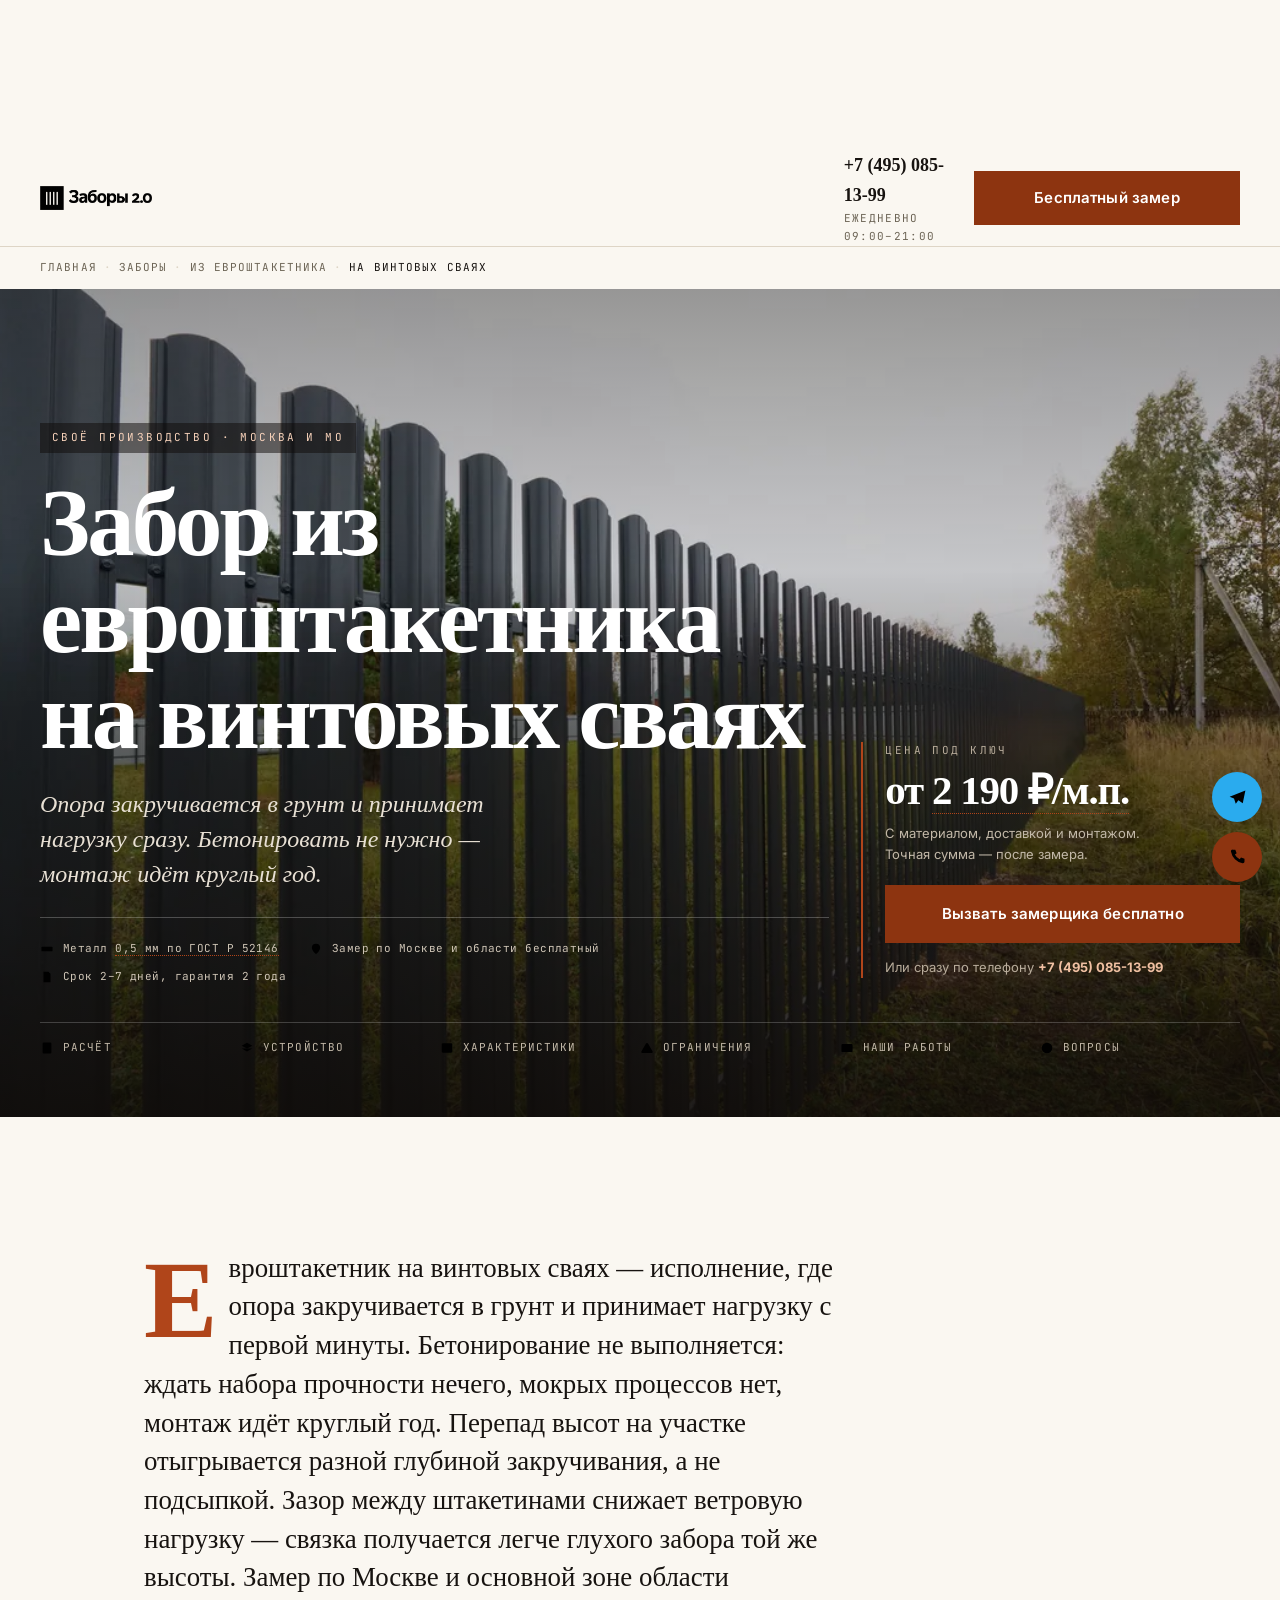
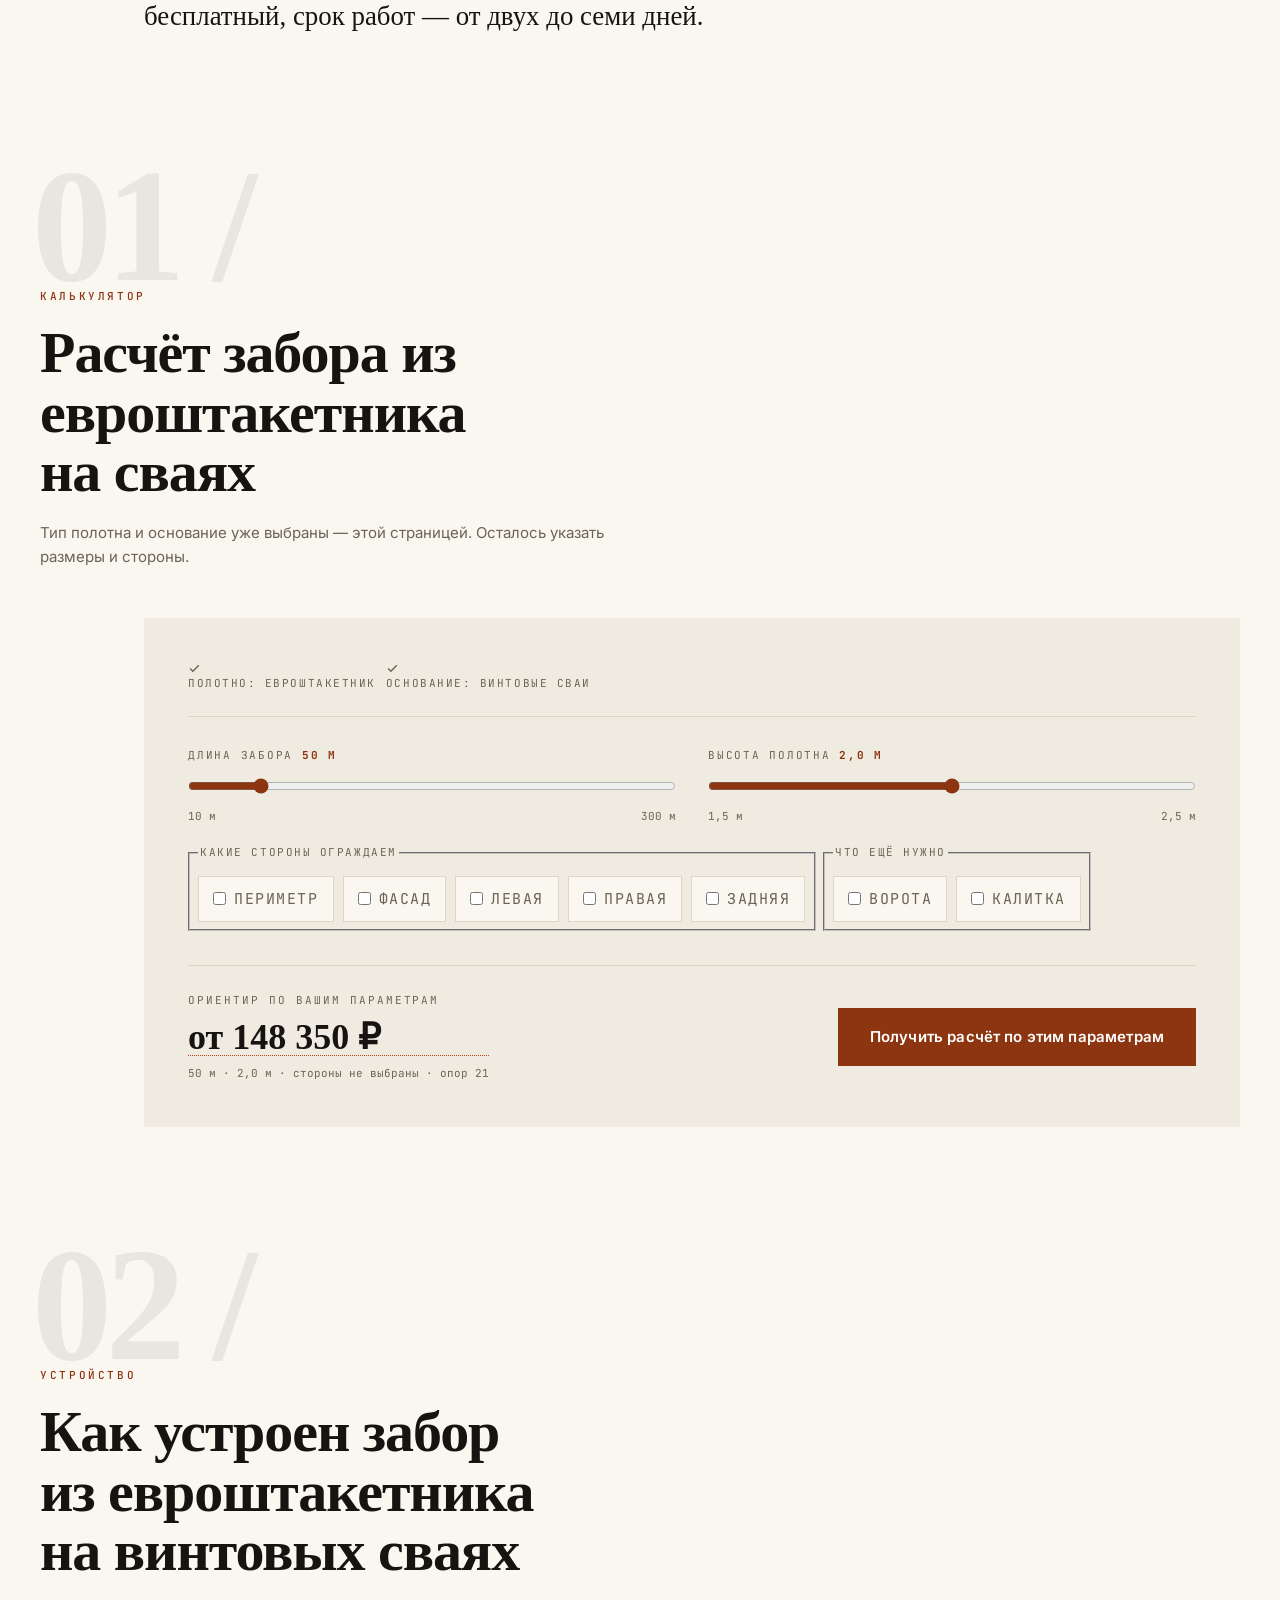
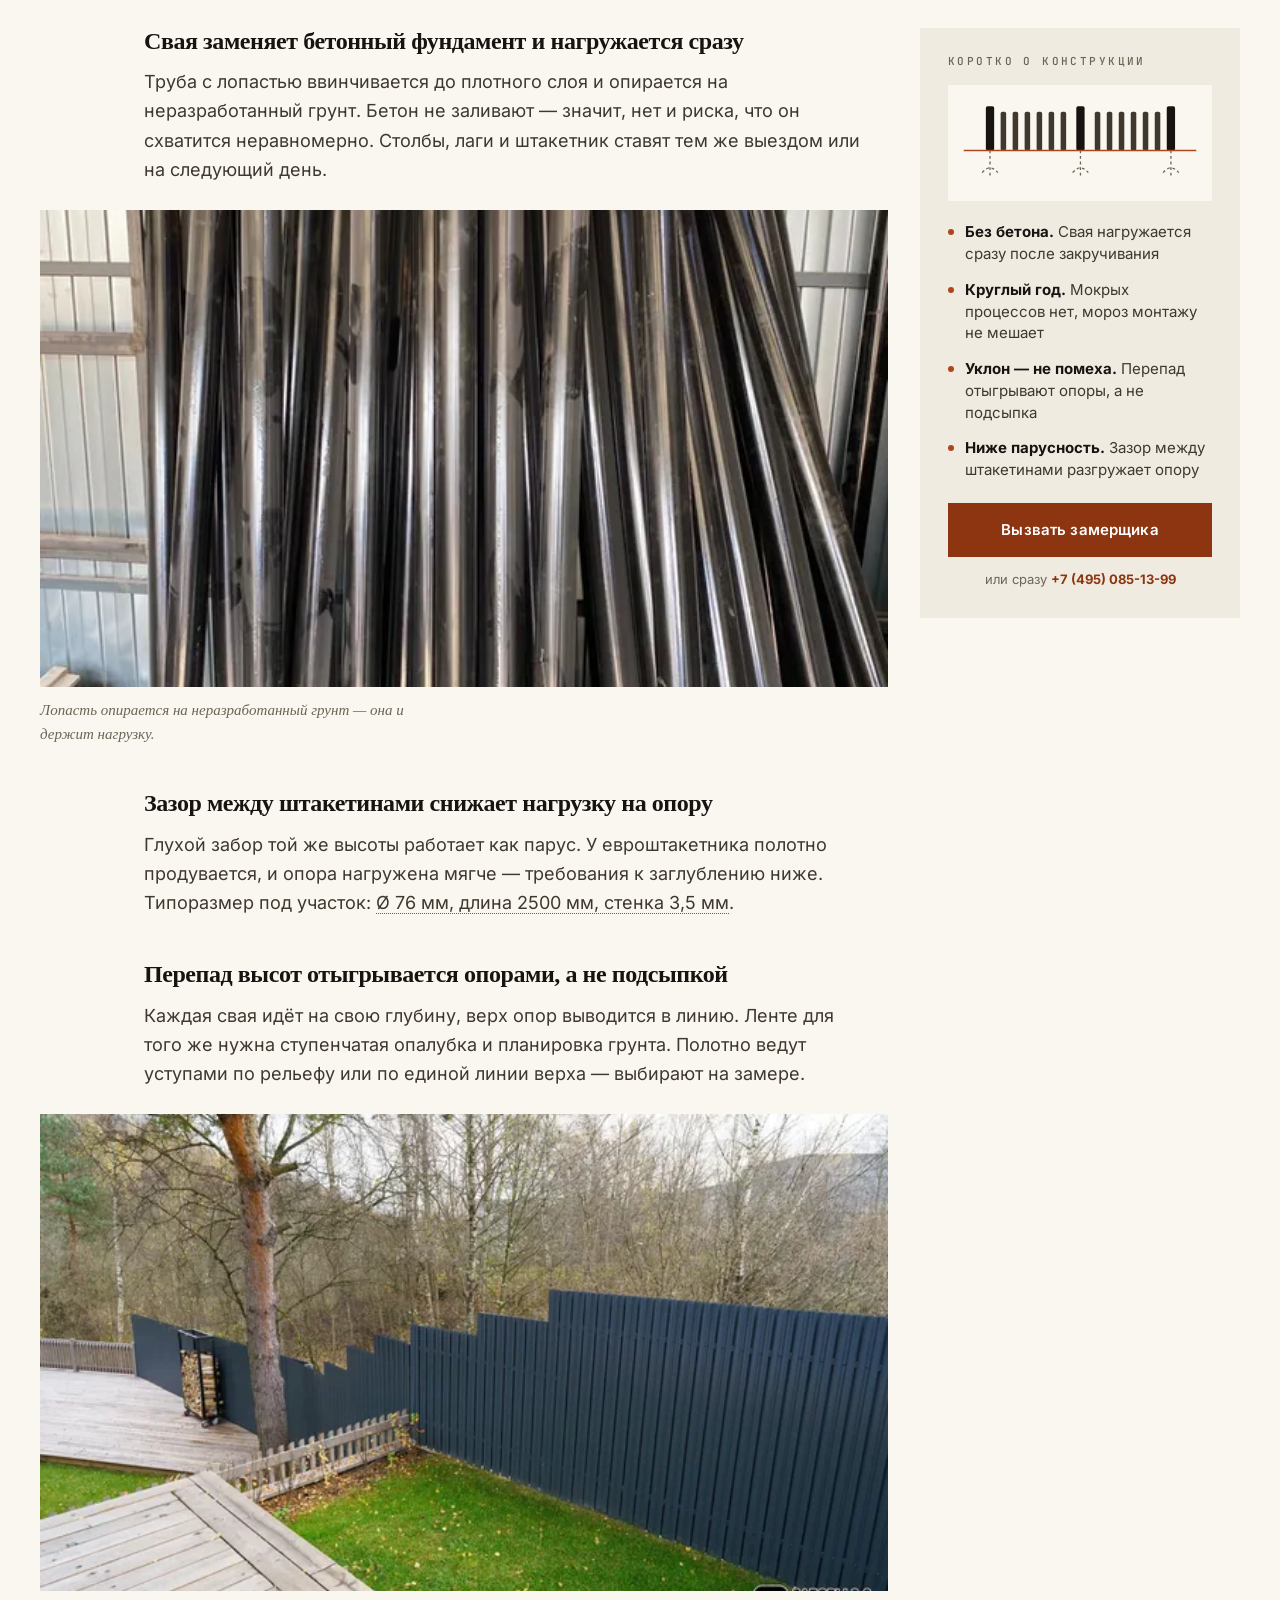
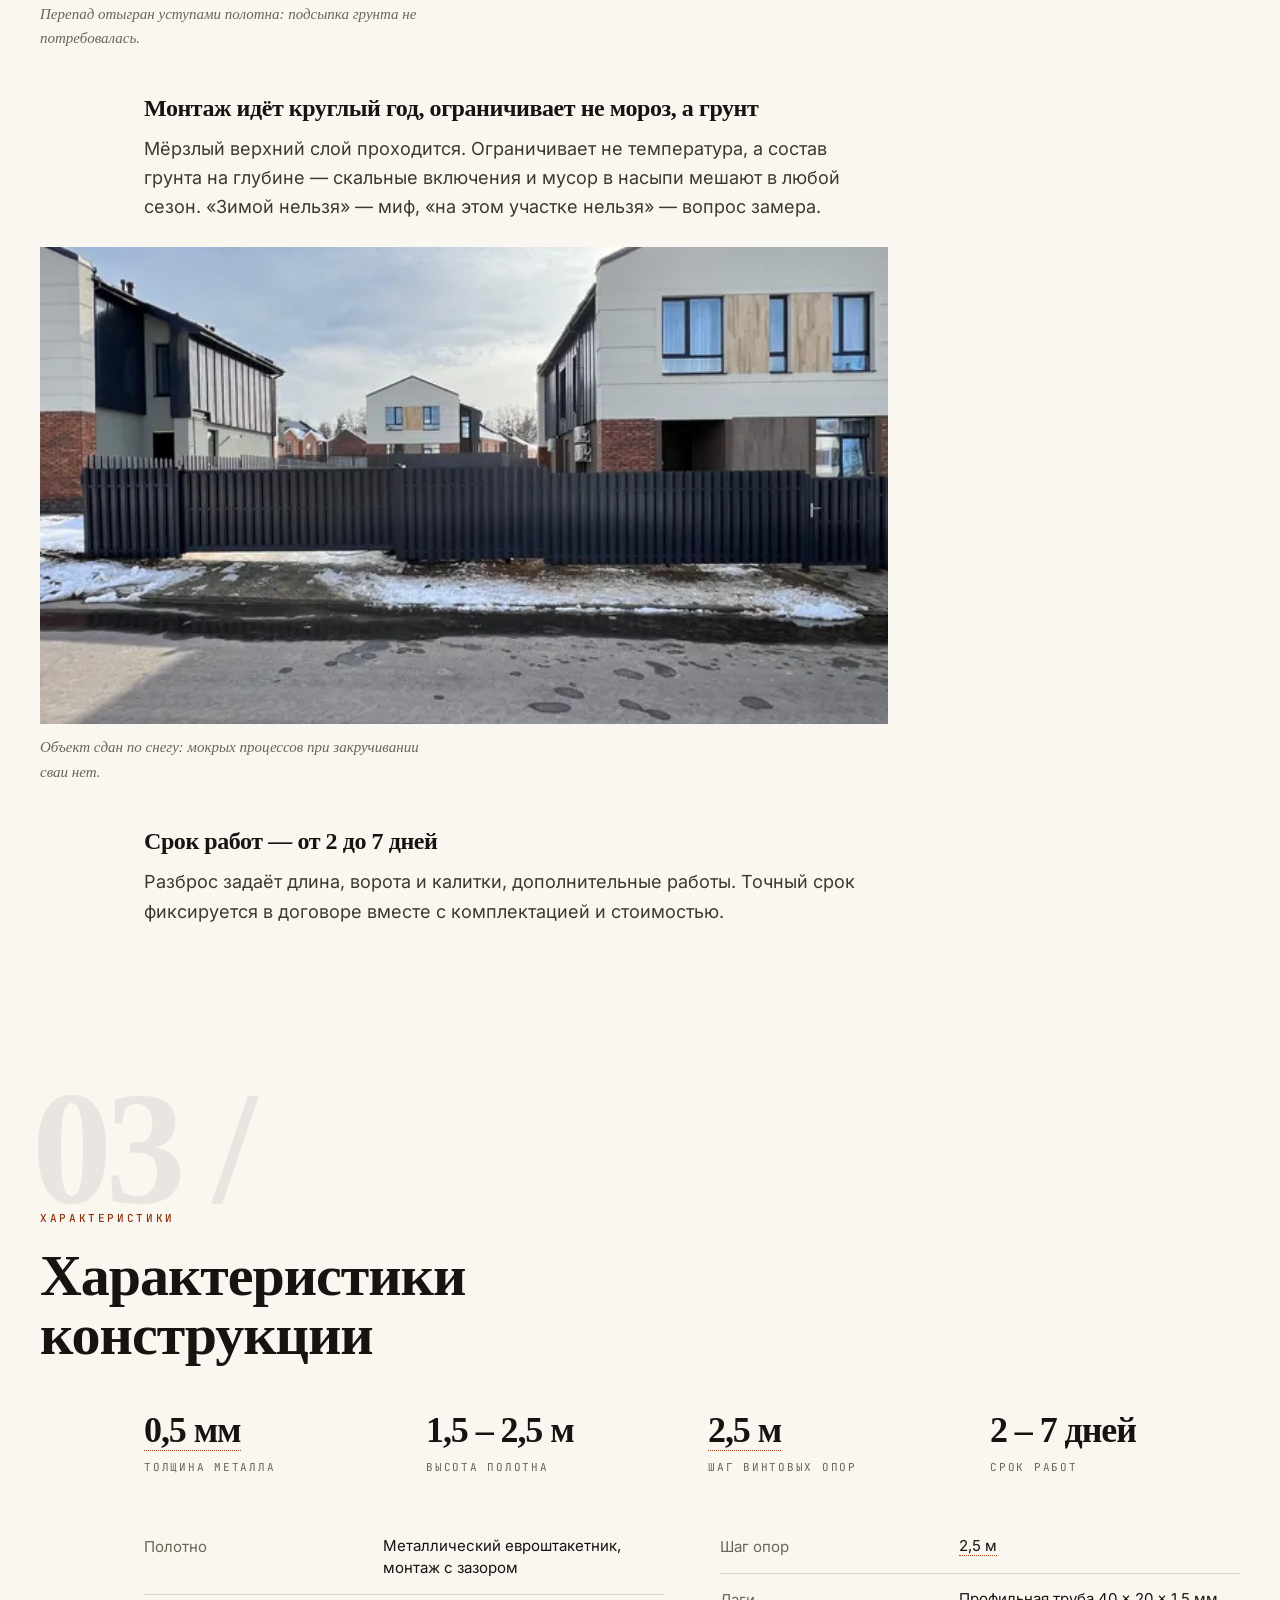
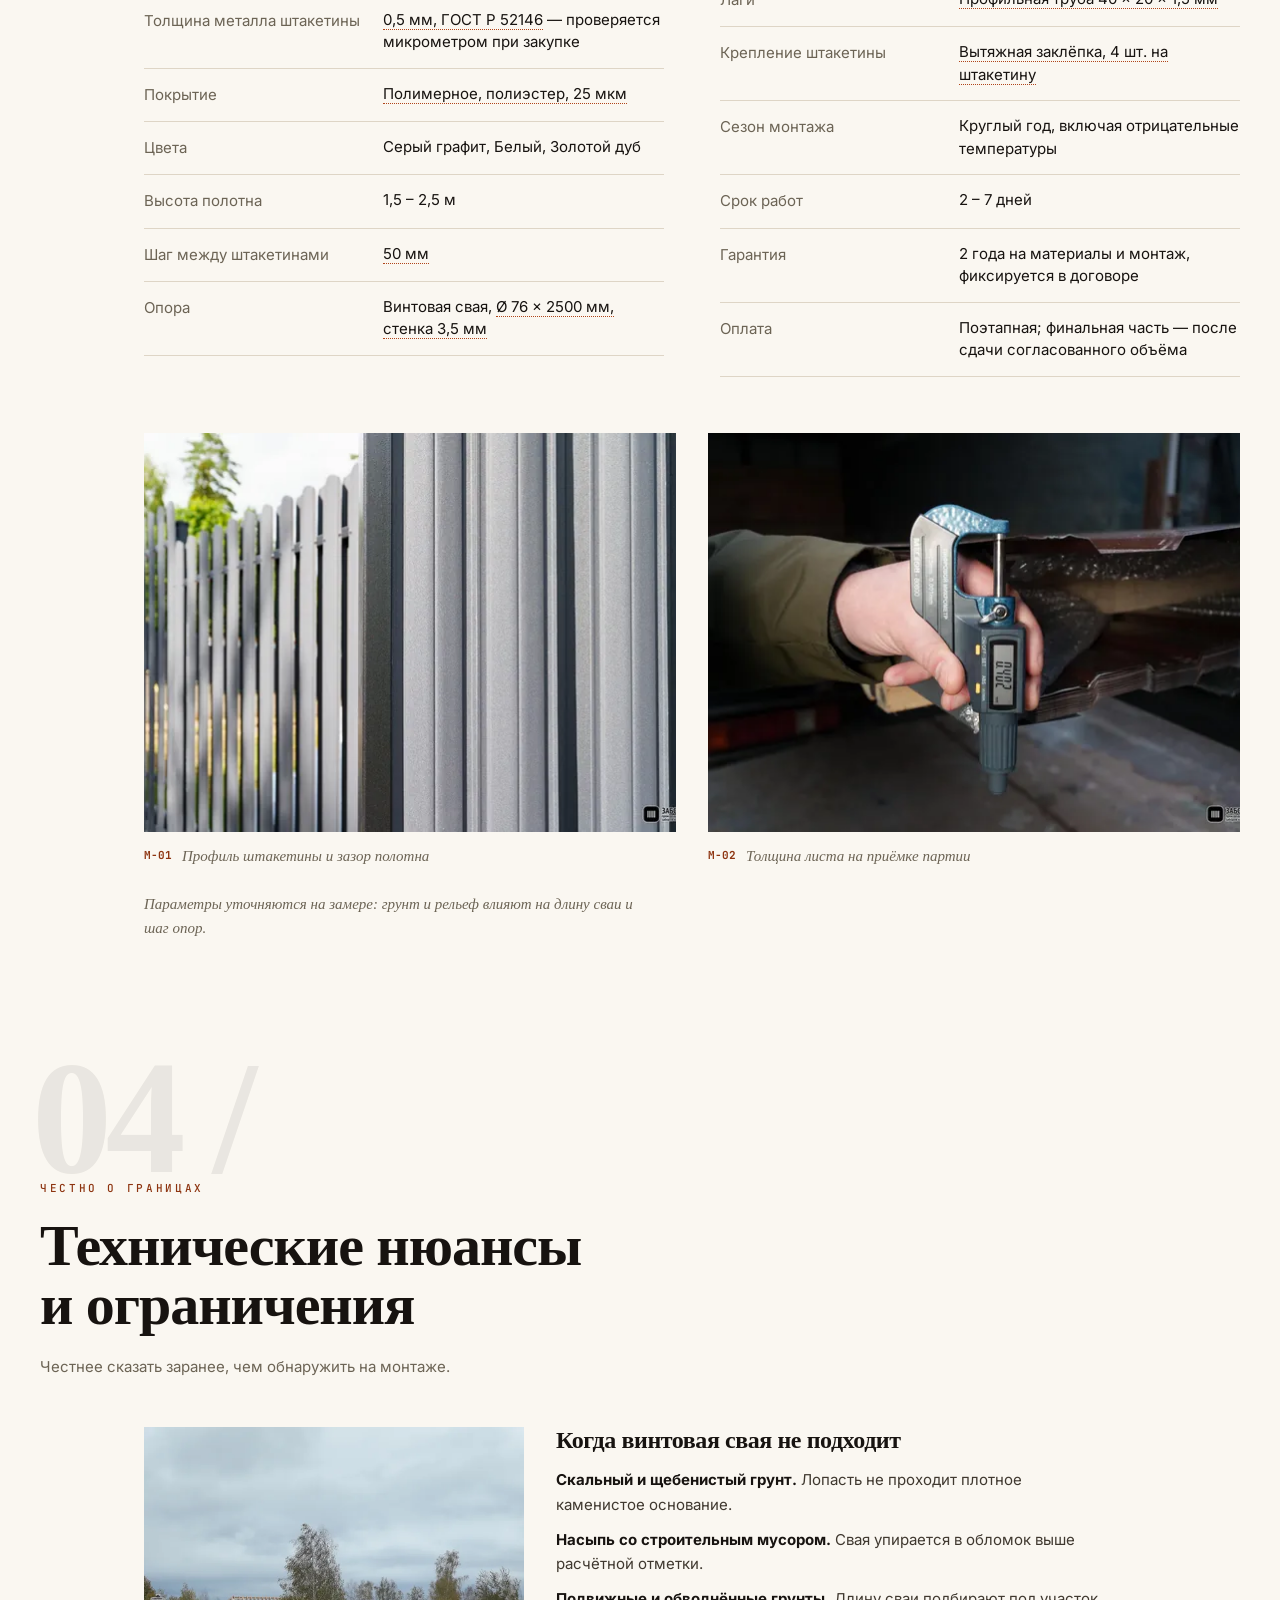
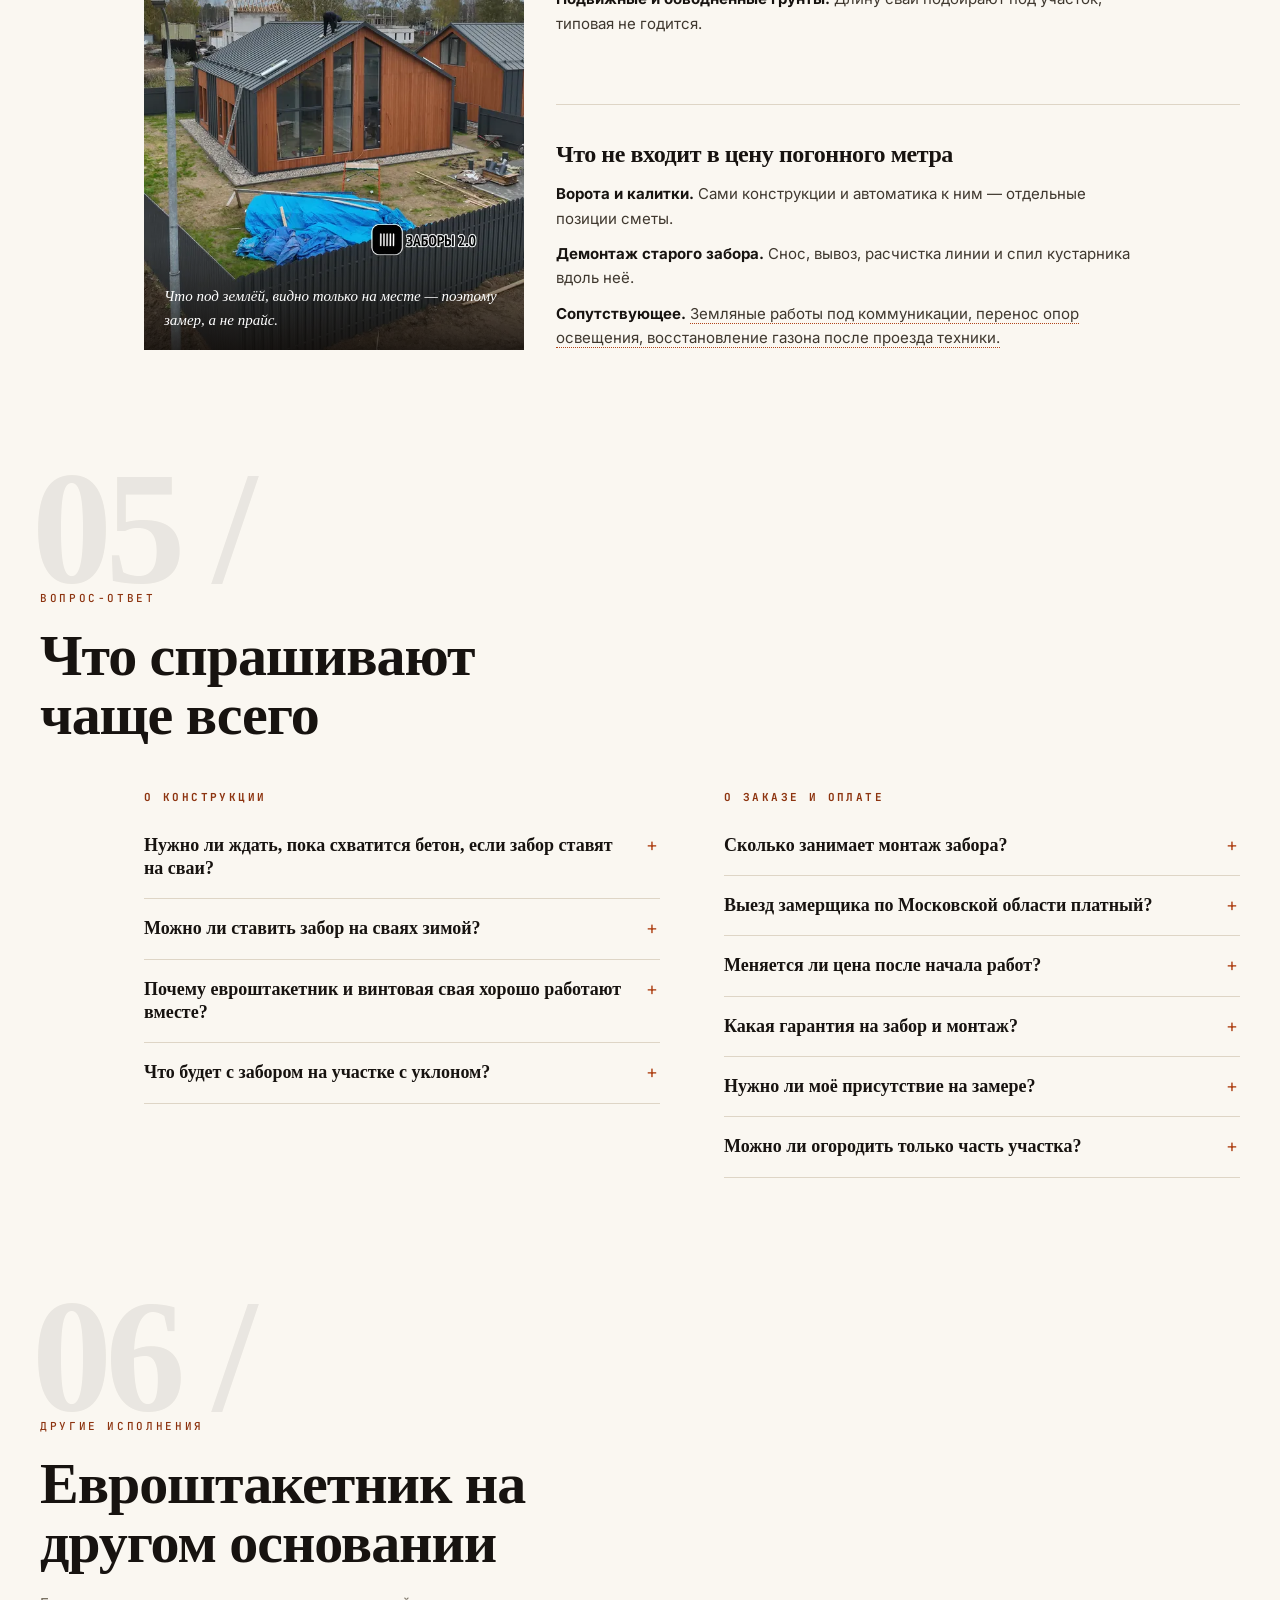
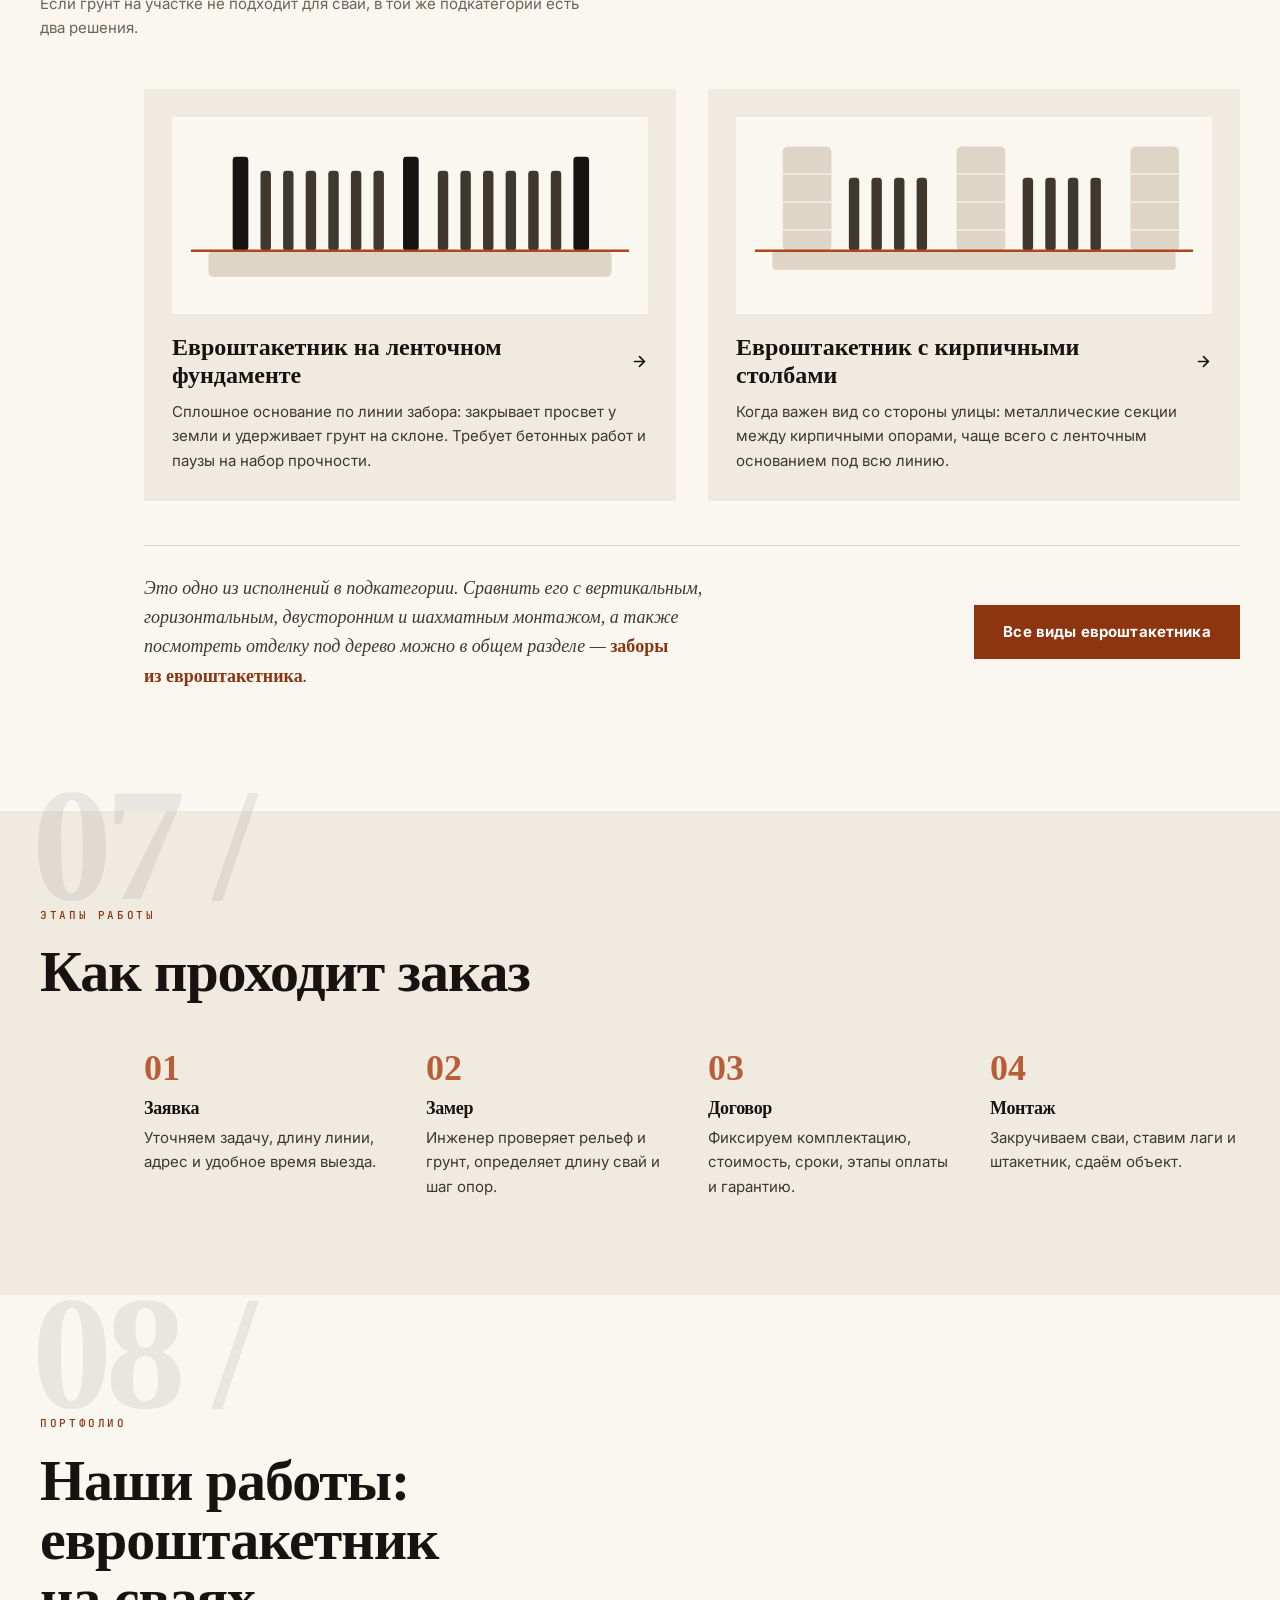
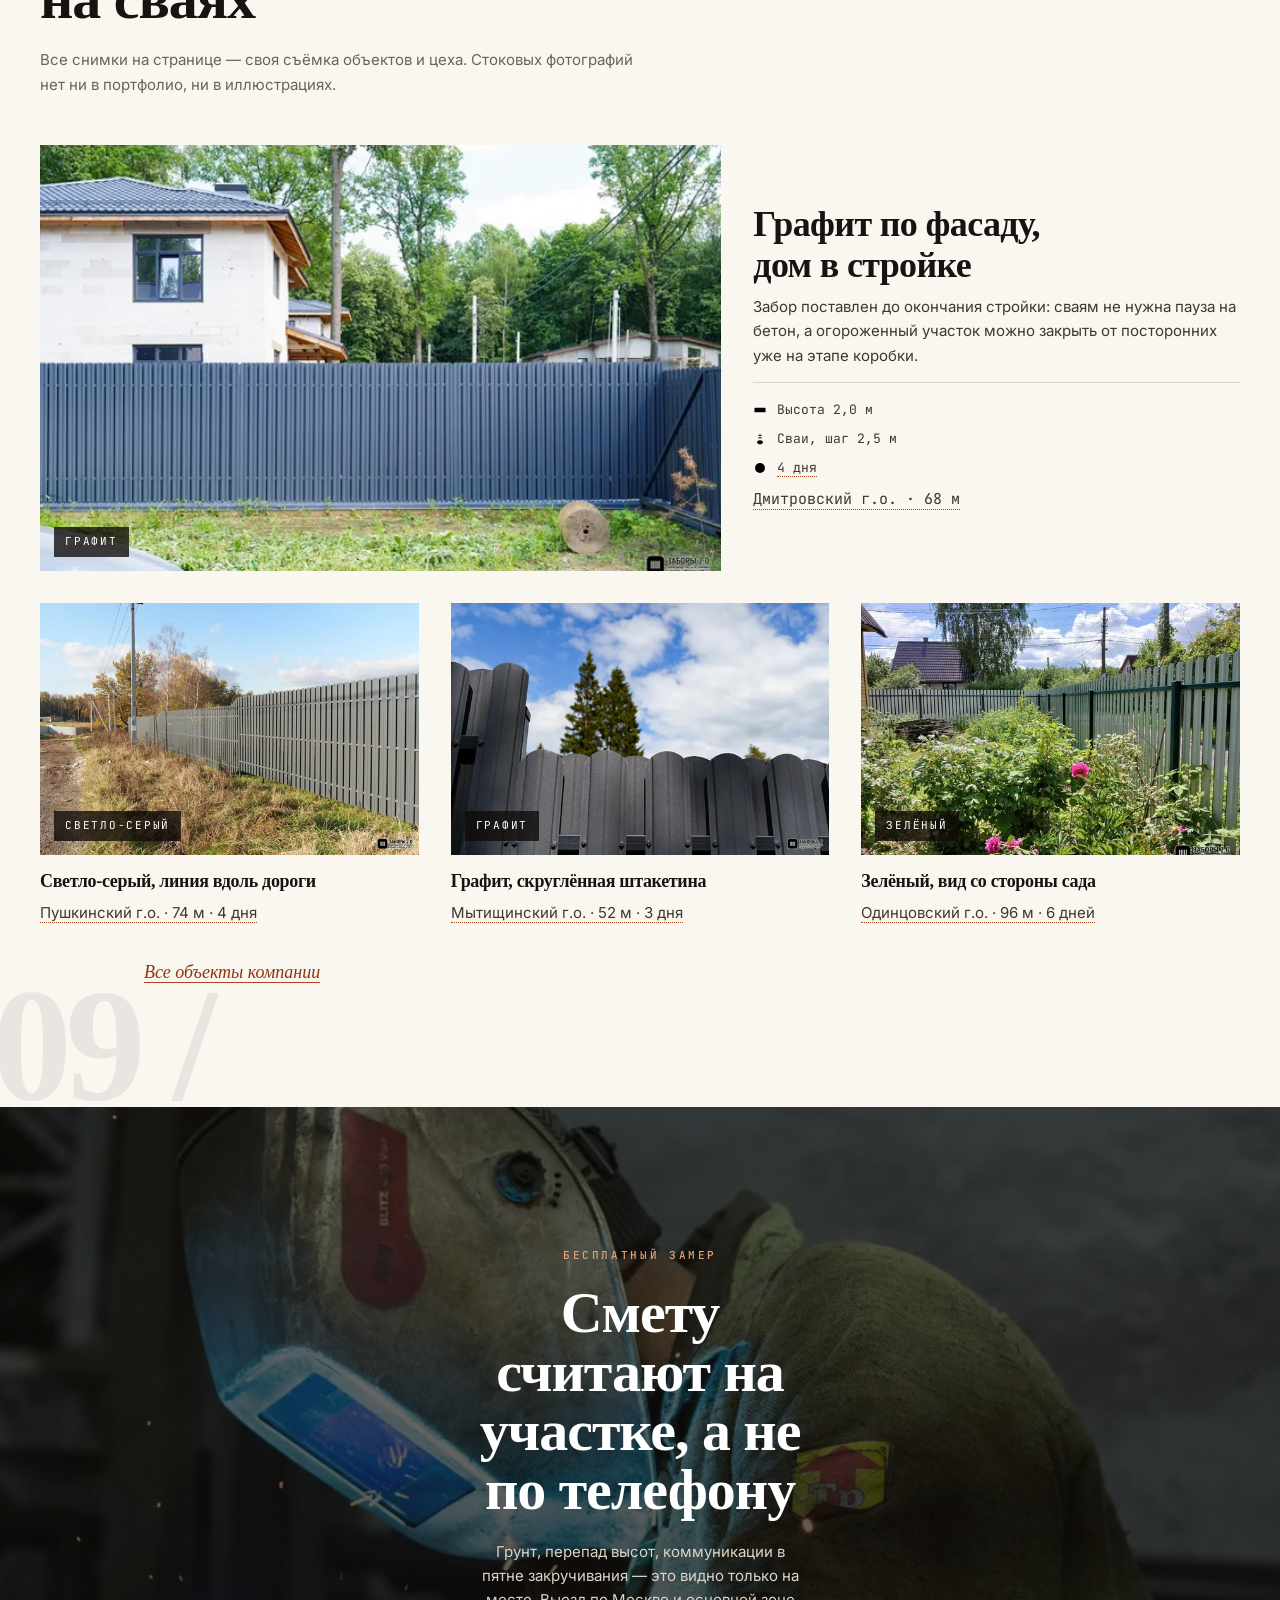
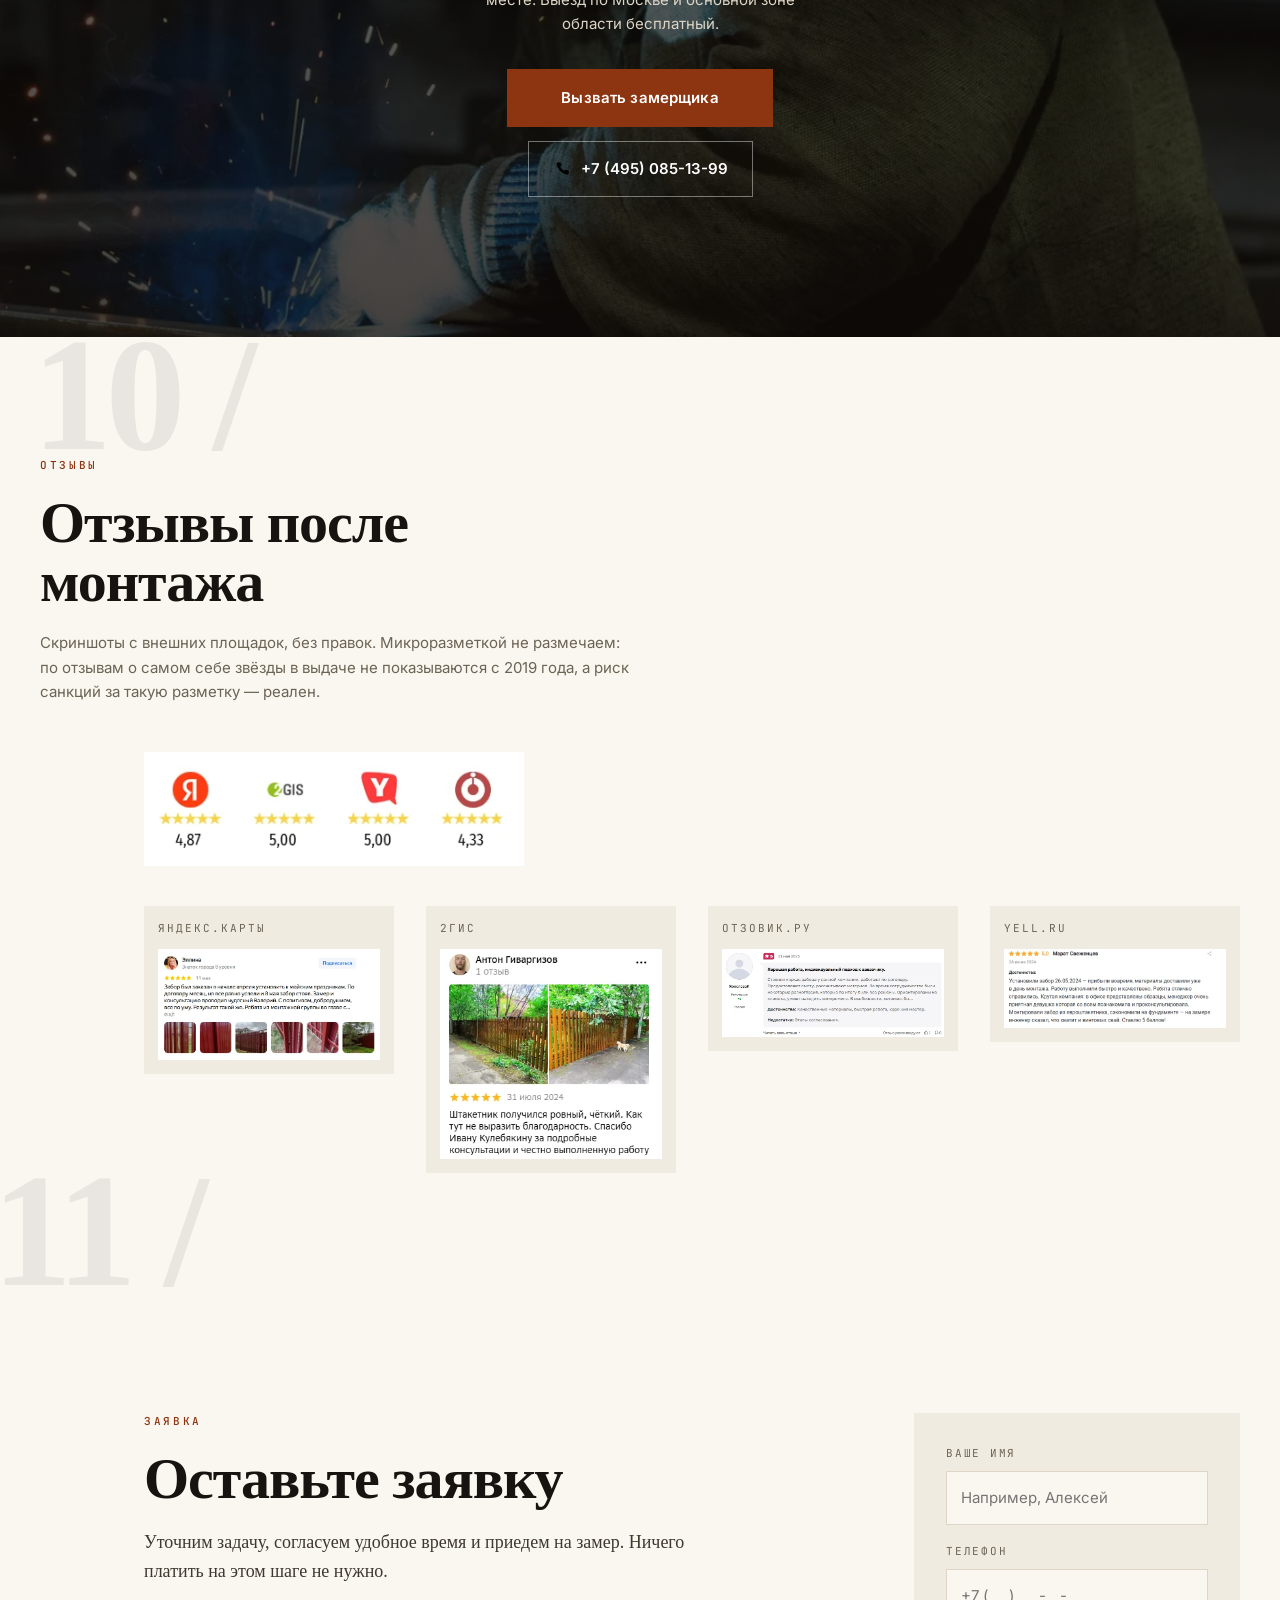
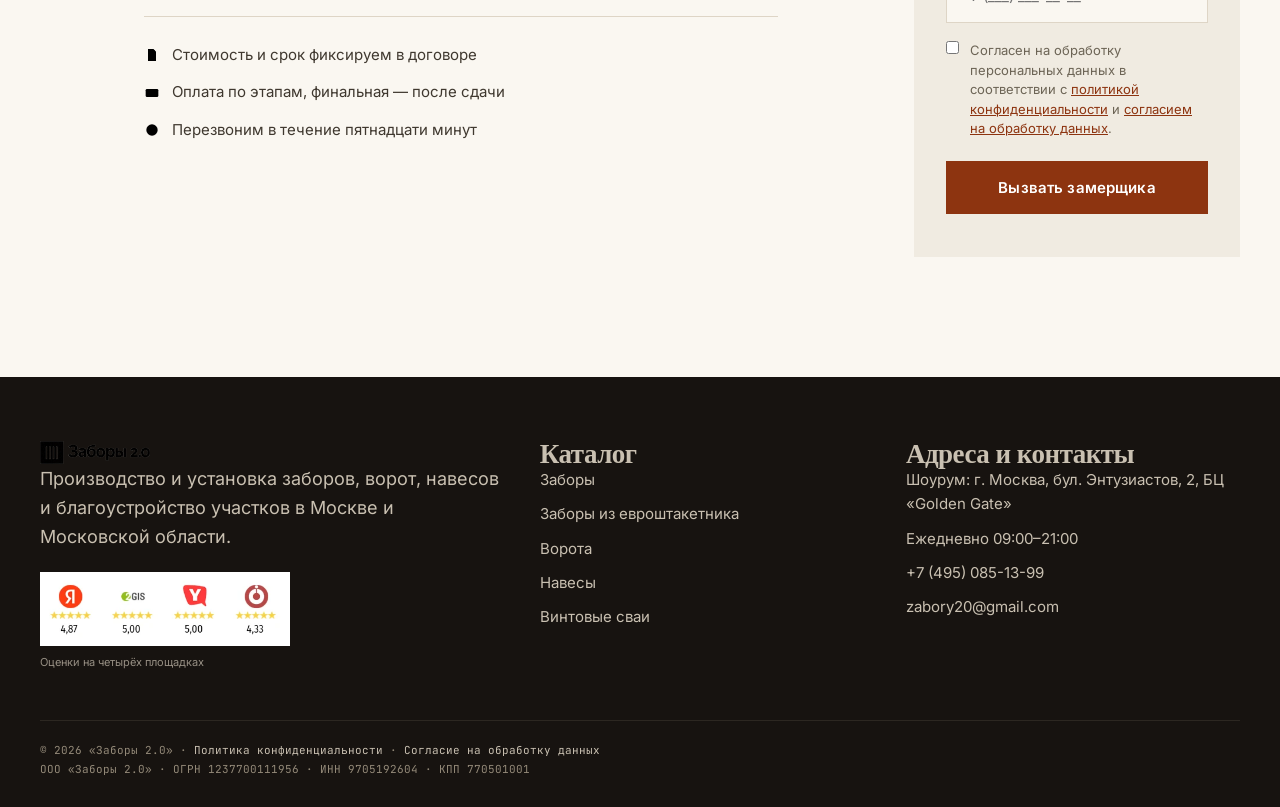
<file: zabory/evroshtaketnik/na-vintovyh-svayah-izdanie/index.html>
<!DOCTYPE html>
<html lang="ru">
<head>
<meta charset="utf-8"/>
<meta name="viewport" content="width=device-width, initial-scale=1.0"/>
<meta name="robots" content="noindex, nofollow"/>

<!-- Сигнальная когерентность: title / H1 / URL / первый абзац говорят об одном -->
<title>izdanie · Забор из евроштакетника на винтовых сваях под ключ в Москве и МО | Заборы 2.0</title>
<meta name="description" content="Забор из евроштакетника на винтовых сваях под ключ в Москве и Московской области: свая заменяет бетонный фундамент, монтаж круглый год, срок 2–7 дней. Бесплатный замер, гарантия 2 года в договоре."/>
<link rel="canonical" href="https://zabory20.ru/zabory/evroshtaketnik/na-vintovyh-svayah/"/>

<meta property="og:type" content="website"/>
<meta property="og:site_name" content="Заборы 2.0"/>
<meta property="og:locale" content="ru_RU"/>
<meta property="og:title" content="Забор из евроштакетника на винтовых сваях под ключ в Москве и МО"/>
<meta property="og:description" content="Свая заменяет бетонный фундамент: без мокрых процессов, без ожидания прочности, монтаж круглый год. Срок 2–7 дней, гарантия 2 года в договоре."/>
<meta property="og:url" content="https://zabory20.ru/zabory/evroshtaketnik/na-vintovyh-svayah/"/>
<meta property="og:image" content="https://zabory20.ru/img/evroshtaketnik-svai/og.jpg"/>
<meta property="og:image:width" content="1200"/>
<meta property="og:image:height" content="630"/>
<meta name="twitter:card" content="summary_large_image"/>

<link rel="icon" href="data:image/svg+xml,%3Csvg xmlns='http://www.w3.org/2000/svg' viewBox='0 0 32 32'%3E%3Crect width='32' height='32' rx='7' fill='%2317191c'/%3E%3Cg fill='%23e8621c'%3E%3Crect x='6' y='8' width='4' height='18' rx='1.4'/%3E%3Crect x='14' y='8' width='4' height='18' rx='1.4'/%3E%3Crect x='22' y='8' width='4' height='18' rx='1.4'/%3E%3C/g%3E%3C/svg%3E"/>

<link rel="preload" as="image" href="../../../img/evroshtaketnik-svai/hero-1800.webp" media="(min-width:1440px)"/>
<link rel="preload" as="image" href="../../../img/evroshtaketnik-svai/hero-1200.webp" media="(min-width:760px) and (max-width:1439px)"/>
<link rel="preload" as="image" href="../../../img/evroshtaketnik-svai/hero-800.webp" media="(max-width:759px)"/>
<link rel="preload" as="font" type="font/woff2" crossorigin href="../../../fonts/inter-var-cyrillic.woff2"/>
<link rel="preload" as="font" type="font/woff2" crossorigin href="../../../fonts/inter-var-latin.woff2"/>
<link rel="preload" as="font" type="font/woff2" crossorigin href="../../../fonts/manrope-var-cyrillic.woff2"/>
<link rel="preload" as="font" type="font/woff2" crossorigin href="../../../fonts/manrope-var-latin.woff2"/>
<link rel="preload" as="font" type="font/woff2" crossorigin href="../../../fonts/manrope-var-dopolnenie.woff2"/>

<script type="application/ld+json">
{
  "@context": "https://schema.org",
  "@type": "BreadcrumbList",
  "itemListElement": [
    { "@type": "ListItem", "position": 1, "name": "Главная", "item": "https://zabory20.ru/" },
    { "@type": "ListItem", "position": 2, "name": "Заборы", "item": "https://zabory20.ru/zabory/" },
    { "@type": "ListItem", "position": 3, "name": "Заборы из евроштакетника", "item": "https://zabory20.ru/zabory/evroshtaketnik/" },
    { "@type": "ListItem", "position": 4, "name": "На винтовых сваях", "item": "https://zabory20.ru/zabory/evroshtaketnik/na-vintovyh-svayah/" }
  ]
}
</script>

<script type="application/ld+json">
{
  "@context": "https://schema.org",
  "@type": "Service",
  "serviceType": "Монтаж забора из евроштакетника на винтовых сваях",
  "name": "Забор из евроштакетника на винтовых сваях под ключ",
  "description": "Производство и монтаж забора из металлического евроштакетника на винтовых сваях в Москве и Московской области. Свая заменяет бетонный фундамент, монтаж возможен круглый год.",
  "provider": {
    "@type": "Organization",
    "name": "ООО «Заборы 2.0»",
    "url": "https://zabory20.ru/",
    "telephone": "+7 (495) 085-13-99",
    "address": {
      "@type": "PostalAddress",
      "streetAddress": "бул. Энтузиастов, 2, БЦ «Golden Gate»",
      "addressLocality": "Москва",
      "addressCountry": "RU"
    }
  },
  "areaServed": [
    { "@type": "City", "name": "Москва" },
    { "@type": "AdministrativeArea", "name": "Московская область" }
  ]
}
</script>

<script type="application/ld+json">
{
  "@context": "https://schema.org",
  "@type": "FAQPage",
  "mainEntity": [
    { "@type": "Question", "name": "Нужно ли ждать, пока схватится бетон, если забор ставят на сваи?",
      "acceptedAnswer": { "@type": "Answer", "text": "Нет. Свая принимает нагрузку сразу после закручивания — бетонирование не выполняется, ждать набора прочности нечего. Столбы, лаги и штакетник монтируют в тот же выезд или на следующий день." } },
    { "@type": "Question", "name": "Можно ли ставить забор на сваях зимой?",
      "acceptedAnswer": { "@type": "Answer", "text": "Да. Закручивание сваи не требует мокрых процессов, поэтому работы идут и при отрицательной температуре. Мёрзлый слой грунта проходится, ограничением является не мороз, а состав грунта на глубине закручивания." } },
    { "@type": "Question", "name": "Почему евроштакетник и винтовая свая хорошо работают вместе?",
      "acceptedAnswer": { "@type": "Answer", "text": "Между штакетинами есть зазор, поэтому полотно продувается и ветровая нагрузка на опору заметно ниже, чем у глухого забора той же высоты. Опора работает в более лёгком режиме, а значит требования к её заглублению мягче." } },
    { "@type": "Question", "name": "Что будет с забором на участке с уклоном?",
      "acceptedAnswer": { "@type": "Answer", "text": "Свая закручивается на разную глубину, поэтому перепад отыгрывается опорами, а не подсыпкой и не ступенчатым бетонным основанием. Полотно ведут либо уступами по рельефу, либо по единой линии верха — вариант выбирают на замере." } },
    { "@type": "Question", "name": "Сколько занимает монтаж забора?",
      "acceptedAnswer": { "@type": "Answer", "text": "Обычно от 2 до 7 дней — срок зависит от длины, типа основания, ворот и дополнительных работ. Точный срок фиксируем после замера." } },
    { "@type": "Question", "name": "Меняется ли цена после начала работ?",
      "acceptedAnswer": { "@type": "Answer", "text": "После замера и согласования комплектации стоимость фиксируется в смете и договоре. Дополнительные работы выполняем только после согласования." } },
    { "@type": "Question", "name": "Какая гарантия на забор и монтаж?",
      "acceptedAnswer": { "@type": "Answer", "text": "Гарантия — 2 года на материалы и монтаж. Условия гарантии фиксируются в договоре." } },
    { "@type": "Question", "name": "Выезд замерщика по Московской области платный?",
      "acceptedAnswer": { "@type": "Answer", "text": "Замер по Москве и основной зоне выезда по Московской области — бесплатный. Для удалённых адресов условия согласуем заранее." } },
    { "@type": "Question", "name": "Нужно ли моё присутствие на замере?",
      "acceptedAnswer": { "@type": "Answer", "text": "Желательно: на месте решаются вопросы, которые по телефону не решить — где будут ворота и калитка, как вести полотно по уклону, где проходят коммуникации. Если приехать не получается, работаем по вашим отметкам и согласуем схему до начала работ." } },
    { "@type": "Question", "name": "Можно ли огородить только часть участка?",
      "acceptedAnswer": { "@type": "Answer", "text": "Да. Считается любая комбинация сторон — только фасад, фасад с одной боковой, любая часть периметра. Остальные стороны можно доделать позже: опоры и полотно те же, стык будет незаметен." } }
  ]
}
</script>

<style>/* ═══════════════════════════════════════════════════════════════════════
   НАПРАВЛЕНИЕ Б — «ИЗДАНИЕ»

   Страница как журнальный разворот. Ведёт фотография и крупная антиква,
   текст идёт узкой колонкой, как в статье.

   Чем отличается от «Чертежа»:
   · Заголовки набраны АНТИКВОЙ (Georgia) — она есть в любой системе,
     качать нечего. Это меняет характер полностью: не техдокумент,
     а издание.
   · Контраст кегля резкий: 96 px заголовок против 18 px текста.
     В «Чертеже» разница вчетверо, здесь — впятеро с лишним.
   · Разделы чередуют сторону: текст слева — фотография справа,
     следующий наоборот. Одинакового левого края нет.
   · Огромный призрачный номер раздела вместо служебной рубрики.
   · Буквица во вводном абзаце, подписи курсивом на полях.
   · Скруглений нет, но нет и линеек: разделяет воздух и фотография.
   ═══════════════════════════════════════════════════════════════════ */

@font-face{font-family:Inter;font-style:normal;font-weight:400 800;font-display:swap;
  src:url('../../../fonts/inter-var-cyrillic.woff2') format('woff2');unicode-range:U+0301,U+0400-045F,U+0490-0491,U+04B0-04B1,U+2116}
@font-face{font-family:Inter;font-style:normal;font-weight:400 800;font-display:swap;
  src:url('../../../fonts/inter-var-latin.woff2') format('woff2');unicode-range:U+0000-00FF,U+0131,U+0152-0153,U+02BB-02BC,U+02C6,U+02DA,U+02DC,U+0304,U+0308,U+0329,U+2000-206F,U+20AC,U+2122,U+2191,U+2193,U+2212,U+2215,U+FEFF,U+FFFD}
@font-face{font-family:Inter;font-style:normal;font-weight:400 800;font-display:swap;
  src:url('../../../fonts/inter-var-dopolnenie.woff2') format('woff2');unicode-range:U+20BD}
@font-face{font-family:'JetBrains Mono';font-style:normal;font-weight:400 700;font-display:swap;
  src:url('../../../fonts/jetbrainsmono-var-cyrillic.woff2') format('woff2');unicode-range:U+0301,U+0400-045F,U+0490-0491,U+04B0-04B1,U+2116}
@font-face{font-family:'JetBrains Mono';font-style:normal;font-weight:400 700;font-display:swap;
  src:url('../../../fonts/jetbrainsmono-var-latin.woff2') format('woff2');unicode-range:U+0000-00FF,U+0131,U+0152-0153,U+02BB-02BC,U+02C6,U+02DA,U+02DC,U+0304,U+0308,U+0329,U+2000-206F,U+20AC,U+2122,U+2191,U+2193,U+2212,U+2215,U+FEFF,U+FFFD}

:root{
  --paper:#faf7f1; --paper-2:#f0ebe1; --ink:#171310; --ink-2:#3f382f;
  --muted:#6c6455; --rule:#ded5c6;
  --accent:#b0451a; --accent-2:#8d3410;

  --serif:Georgia,'Iowan Old Style','Times New Roman',serif;
  --sans:Inter,system-ui,-apple-system,Segoe UI,Arial,sans-serif;
  --mono:'JetBrains Mono',ui-monospace,Consolas,monospace;

  /* контраст кегля резкий: заголовок против текста впятеро */
  --t-display:clamp(33px,7.4vw,96px);
  --t-head:clamp(32px,4.6vw,58px);
  --t-sub:24px;
  --t-body:18px;
  --t-note:15px;
  --t-mono:11px;

  --container:1200px;
  --gutter:32px;
  --pad:120px;
  --step:32px;
  --measure:34em;              /* колонка статьи: узкая по замыслу */
}
@media (min-width:1700px){:root{--container:1360px;--pad:140px}}
@media (min-width:2400px){:root{--container:1520px;--pad:160px;--t-body:19.5px}}

*,*::before,*::after{box-sizing:border-box}
*{margin:0}
html{-webkit-text-size-adjust:100%;scroll-behavior:smooth;scroll-padding-top:80px}
@media (prefers-reduced-motion:reduce){html{scroll-behavior:auto}
  *{animation:none!important;transition:none!important}}
body{overflow-x:clip;font-family:var(--sans);background:var(--paper);color:var(--ink);
  font-size:var(--t-body);line-height:1.62;-webkit-font-smoothing:antialiased}
img,svg{display:block;max-width:100%}
a{color:inherit;text-decoration:none}
a:hover{text-decoration:underline;text-underline-offset:3px}
:focus-visible{outline:2px solid var(--accent-2);outline-offset:3px}
h1,h2,h3{font-family:var(--serif);font-weight:700;line-height:1.02;
  letter-spacing:-.018em;text-wrap:balance}
p{text-wrap:pretty}

.wrap{width:min(100% - 40px,var(--container));margin-inline:auto}

/* ── ЛИСТ ──────────────────────────────────────────────────────────── */
.section{position:relative;padding:76px 0}
@media (min-width:1000px){.section{padding:var(--pad) 0}}
.section--white{background:none}
.section--warm{background:var(--paper-2)}

/* Огромный призрачный номер раздела на полях */
.section-head{position:relative;margin-bottom:48px}
/* Второй левый край: заголовок висит слева, содержание идёт
   с отступа — приём журнальной полосы. Полноширинные блоки
   из отступа исключены. */
@media (min-width:1200px){
  .section > .wrap > *:not(.section-head):not(.bleed){margin-left:104px}
}
.kicker{display:block;font-family:var(--mono);font-size:var(--t-mono);
  font-weight:500;letter-spacing:.24em;text-transform:uppercase;
  color:var(--accent-2);margin-bottom:18px}
.kicker::before{content:attr(data-no);display:none}
@media (min-width:1100px){
  .kicker::before{content:attr(data-no);display:block;position:absolute;
    left:-8px;top:-142px;font-family:var(--serif);font-size:160px;line-height:1;
    color:var(--ink);opacity:.07;pointer-events:none;z-index:0;font-weight:700;
    letter-spacing:-.04em}
}
.section-head > *{position:relative;z-index:1}
.section-head h2{font-size:var(--t-head);max-width:19ch}
.section-head p{margin-top:20px;color:var(--muted);font-size:var(--t-note);
  max-width:var(--measure)}

/* ── ШАПКА САЙТА: тонкая, почти не видна ──────────────────────────── */
.site-header{position:sticky;top:0;z-index:50;background:rgba(250,247,241,.94);
  backdrop-filter:blur(9px);border-bottom:1px solid var(--rule)}
.header-row{display:flex;align-items:center;justify-content:space-between;
  gap:20px;min-height:62px}
.logo-img{width:112px;height:auto}
/* логотип белый: на светлой шапке его надо перевернуть */
.site-header .logo-img{filter:invert(1) brightness(.22)}
.header-right{display:flex;align-items:center;gap:20px}
.header-phone{font-family:var(--serif);font-weight:700;font-size:18px}
.header-hours{display:block;font-family:var(--mono);font-size:11px;
  letter-spacing:.12em;text-transform:uppercase;color:var(--muted);font-weight:400}
@media (max-width:719px){.header-hours{display:none}}
.crumbs{padding:12px 0;font-family:var(--mono);font-size:11px;
  letter-spacing:.1em;text-transform:uppercase;background:var(--paper)}
.crumbs ol{list-style:none;padding:0;margin:0;display:flex;flex-wrap:wrap;gap:7px}
.crumbs li+li::before{content:"·";margin-right:7px;color:var(--rule)}
.crumbs a{color:var(--muted)}
.crumbs [aria-current]{color:var(--ink)}

/* ── ОБЛОЖКА: фотография во всю ширину, заголовок поверх низа ─────── */
.hero{position:relative;color:#fff;background:#171310;
  background-image:
    linear-gradient(180deg,rgba(15,11,8,.42) 0%,rgba(15,11,8,.18) 34%,rgba(15,11,8,.88) 100%),
    url('../../../img/evroshtaketnik-svai/hero-1200.webp');
  background-size:cover;background-position:center;padding:64px 0 44px}
@media (max-width:759px){.hero{background-image:
  linear-gradient(180deg,rgba(15,11,8,.5) 0%,rgba(15,11,8,.3) 30%,rgba(15,11,8,.93) 100%),
  url('../../../img/evroshtaketnik-svai/hero-800.webp')}}
@media (min-width:1440px){.hero{background-image:
  linear-gradient(180deg,rgba(15,11,8,.42) 0%,rgba(15,11,8,.18) 34%,rgba(15,11,8,.88) 100%),
  url('../../../img/evroshtaketnik-svai/hero-1800.webp')}}
@media (min-width:1000px){.hero{min-height:min(92svh,940px);display:grid;
  align-content:end;padding:120px 0 44px}}
.hero-grid{display:grid;gap:36px var(--gutter)}
@media (min-width:900px){.hero-grid.g12{grid-template-columns:repeat(12,minmax(0,1fr));
  align-items:end}
  .hero-grid > *:first-child{grid-column:span 8}
  .hero-grid > aside{grid-column:span 4 / -1;padding-bottom:8px}}
h1{font-size:var(--t-display);margin-bottom:22px;letter-spacing:-.03em;
  overflow-wrap:break-word;hyphens:auto}
.hero .lead{font-family:var(--serif);font-size:24px;line-height:1.45;
  color:#e8e0d4;max-width:44ch;font-style:italic}
.eyebrow{display:inline-block;max-width:100%;font-family:var(--mono);
  font-size:var(--t-mono);letter-spacing:.22em;text-transform:uppercase;
  color:#f7d2ba;margin-bottom:22px;background:rgba(15,11,8,.5);padding:6px 12px}
@media (max-width:559px){.eyebrow{letter-spacing:.1em;font-size:11px}}
.hero-facts{list-style:none;padding:22px 0 0;margin-top:26px;
  border-top:1px solid rgba(255,255,255,.24);display:flex;flex-wrap:wrap;gap:10px 30px}
.hero-facts li{display:flex;align-items:center;gap:9px;font-family:var(--mono);
  font-size:11px;letter-spacing:.04em;color:#cfc5b6}
.hero-facts .ic{width:14px;height:14px;color:#e8a077;flex:none}

/* Цена — не карточка, а вынос на полях обложки */
.price-card{background:none;color:#fff;padding:0;
  border-left:2px solid var(--accent);padding-left:22px}
.price-card .label{display:block;font-family:var(--mono);font-size:var(--t-mono);
  letter-spacing:.22em;text-transform:uppercase;color:#b8ac9b;margin-bottom:10px}
.price-card .value{font-family:var(--serif);font-size:clamp(32px,3.2vw,46px);
  font-weight:700;line-height:1;letter-spacing:-.03em;color:#fff}
.price-card .note{font-size:13px;color:#c2b8a8;margin:12px 0 20px;max-width:34ch}
.price-card .sub{display:block;margin-top:14px;font-size:13px;color:#b8ac9b}
.price-card .sub a{color:#f0c0a2;font-weight:700}
.price-card hr{display:none}

/* ── БЫСТРЫЕ ССЫЛКИ ───────────────────────────────────────────────── */
.jump-wrap{margin-top:36px}
.jump{display:grid;grid-template-columns:repeat(2,minmax(0,1fr));
  border-top:1px solid rgba(255,255,255,.2)}
@media (min-width:640px){.jump{grid-template-columns:repeat(3,minmax(0,1fr))}}
@media (min-width:1180px){.jump{grid-template-columns:repeat(6,minmax(0,1fr))}}
.jump a{display:flex;align-items:center;gap:9px;padding:16px 0;color:#c2b8a8;
  font-family:var(--mono);font-size:11px;letter-spacing:.1em;text-transform:uppercase}
.jump a:hover{color:#fff;text-decoration:none}
.jump .ic{width:14px;height:14px;color:#8d8474;flex:none}
.jump a:hover .ic{color:var(--accent)}


/* На 320–400 px правый блок шапки (телефон + кнопка) шире самой строки.
   Телефон остаётся ссылкой в подвале и в плавающей кнопке. */
@media (max-width:440px){
  .header-phone,.header-hours{display:none}
  .header-right{gap:10px}
  .logo-img{width:92px}
}
@media (max-width:479px){
  .calc-choice{font-size:10px;letter-spacing:.06em}
  .calc-locked{gap:6px}
}

/* ── КНОПКИ: тонкая антиква, подчёркнутая линией ──────────────────── */
.btn{display:inline-flex;align-items:center;justify-content:center;gap:9px;
  font-family:var(--sans);font-size:15px;font-weight:600;letter-spacing:.01em;
  padding:15px 28px;background:var(--accent-2);color:#fff;border:0;cursor:pointer;
  transition:background .16s}
.btn:hover{background:#712708;color:#fff;text-decoration:none}
.btn--lg{padding:17px 32px;font-size:15px}
.btn--block{display:flex;width:100%}
.cta-short{display:none}
@media (max-width:559px){.cta-long{display:none}.cta-short{display:inline}
  .btn{padding:12px 18px;font-size:13px}}

/* ── ВВОДНЫЙ АБЗАЦ: буквица, узкая колонка, много воздуха ─────────── */
.opening{padding:88px 0}
@media (min-width:1000px){.opening{padding:132px 0}}
.opening-text{font-family:var(--serif);font-size:clamp(21px,2.1vw,27px);
  line-height:1.44;max-width:26em;margin-inline:auto;color:var(--ink);
  text-align:left}
.opening-text::first-letter{float:left;font-family:var(--serif);font-size:4.1em;
  line-height:.82;padding:.06em .1em 0 0;color:var(--accent);font-weight:700}

/* ── КАЛЬКУЛЯТОР ──────────────────────────────────────────────────── */
.calc{background:var(--paper-2);padding:34px;margin-top:var(--step)}
@media (min-width:900px){.calc{padding:44px}}
.calc-locked{display:flex;flex-wrap:wrap;gap:10px;margin-bottom:30px;
  padding-bottom:24px;border-bottom:1px solid var(--rule)}
.calc-choice{font-family:var(--mono);font-size:var(--t-mono);letter-spacing:.14em;
  text-transform:uppercase;color:var(--muted);display:inline-flex;gap:7px}
.calc-grid{display:grid;gap:30px var(--gutter)}
@media (min-width:820px){.calc-grid{grid-template-columns:1fr 1fr}}
.calc-grid .label,.calc-grid .lbl{font-family:var(--mono);font-size:var(--t-mono);
  letter-spacing:.14em;text-transform:uppercase;color:var(--muted)}
.val,.value{font-family:var(--mono);font-weight:700;color:var(--accent-2)}
.scale{display:flex;justify-content:space-between;font-family:var(--mono);
  font-size:11px;color:var(--muted);margin-top:6px}
.checks{display:flex;flex-wrap:wrap;gap:9px;margin-top:10px}
.check{display:inline-flex;align-items:center;gap:8px;background:var(--paper);
  border:1px solid var(--rule);padding:10px 14px;font-size:15px;cursor:pointer}
.check:hover{border-color:var(--ink)}
.calc-out{display:flex;flex-wrap:wrap;gap:20px;align-items:center;
  justify-content:space-between;margin-top:34px;padding-top:26px;
  border-top:1px solid var(--rule)}
.calc-sum .lbl{display:block;font-family:var(--mono);font-size:var(--t-mono);
  letter-spacing:.18em;text-transform:uppercase;color:var(--muted);margin-bottom:9px}
.calc-sum .price{font-family:var(--serif);font-size:36px;font-weight:700;
  display:block;line-height:1}
.calc-sum .conf{display:block;font-family:var(--mono);font-size:11px;
  color:var(--muted);margin-top:9px}
input[type=range]{width:100%;accent-color:var(--accent-2)}

/* ── УСТРОЙСТВО: колонка статьи и фотографии на полях ─────────────── */
.prose-grid{display:grid;gap:56px var(--gutter)}
@media (min-width:900px){.prose-grid.g12{grid-template-columns:minmax(0,1fr) 320px;
  align-items:start}}
.chunk{margin-bottom:44px}
.chunk h3{font-size:var(--t-sub);margin-bottom:12px;line-height:1.14}
.chunk p{color:var(--ink-2);max-width:var(--measure)}
.ibox{display:none}
/* Фотография выходит за колонку текста — приём разворота. Наружу,
   в отступ содержания, а не вправо: справа стоит врезка, и прежний
   вынос на 90 px налезал на неё на 58 px. */
.chunk-photo{margin:26px 0 0}
@media (min-width:1200px){
  .chunk-photo{margin-left:-104px;width:calc(100% + 104px)}
  /* вынос ровно на отступ содержания: левый край снимка
     совпадает с краем обёртки, дальше не уходит */
}
.chunk-photo img{width:100%;aspect-ratio:16/9;object-fit:cover}
.chunk-photo--uzkiy img{aspect-ratio:16/9}
.chunk-photo figcaption{margin-top:11px;font-family:var(--serif);font-style:italic;
  font-size:15px;color:var(--muted);max-width:52ch}

.aside{background:var(--paper-2);padding:28px}
@media (min-width:1000px){.aside{position:sticky;top:88px}}
.aside h3{font-family:var(--mono);font-size:var(--t-mono);font-weight:500;
  letter-spacing:.22em;text-transform:uppercase;color:var(--muted);margin-bottom:18px}
.aside ul{list-style:none;padding:0;display:grid;gap:14px;margin:20px 0 22px}
.aside li{display:flex;gap:11px;font-size:15px;line-height:1.45;color:var(--ink-2)}
.aside li b{color:var(--ink)}
.tick{flex:none;width:6px;height:6px;margin-top:8px;border-radius:50%;
  background:var(--accent)}
.aside .tel{display:block;margin-top:12px;text-align:center;font-size:13px;
  color:var(--muted)}
.aside .tel a{color:var(--accent-2);font-weight:700}
.diag{width:100%;height:auto;background:var(--paper);padding:12px}
.d-slat{fill:var(--ink-2)}.d-post{fill:var(--ink)}
.d-ground{stroke:var(--accent);stroke-width:1.5}
.d-under{stroke:var(--muted);stroke-width:1.4;fill:none;stroke-dasharray:3 3}
.d-fill{fill:var(--rule)}.d-brick{fill:var(--rule)}.d-line{stroke:var(--paper-2)}

/* ── ХАРАКТЕРИСТИКИ ───────────────────────────────────────────────── */
.figures{display:grid;gap:var(--gutter);margin-bottom:44px}
@media (min-width:760px){.figures{grid-template-columns:repeat(4,1fr)}}
.figure .ic{display:none}
.figure .n{display:block;font-family:var(--serif);font-size:36px;font-weight:700;
  line-height:1;letter-spacing:-.03em}
.figure .t{display:block;font-family:var(--mono);font-size:11px;letter-spacing:.16em;
  text-transform:uppercase;color:var(--muted);margin-top:11px}
.spec-grid{display:grid;gap:0 56px}
@media (min-width:900px){.spec-grid{grid-template-columns:1fr 1fr}}
table{width:100%;border-collapse:collapse;font-size:15px}
th,td{text-align:left;vertical-align:top;padding:14px 0;
  border-bottom:1px solid var(--rule)}
th{font-weight:400;color:var(--muted);width:46%;padding-right:20px;
  font-family:var(--sans);font-size:15px}
td{font-family:var(--sans);font-size:15px;line-height:1.5}
.spec-note{margin-top:24px;font-family:var(--serif);font-style:italic;font-size:15px;
  color:var(--muted)}

/* Диптих — как разворот с фотографиями во всю ширину полосы */
.diptih{display:grid;gap:var(--gutter);margin-top:56px}
@media (min-width:900px){.diptih.g12{grid-template-columns:1fr 1fr}}
.diptih img{width:100%;aspect-ratio:4/3;object-fit:cover}
.diptih figcaption{margin-top:12px;font-family:var(--serif);font-style:italic;
  font-size:15px;color:var(--muted);display:flex;gap:10px}
.dp-no{font-family:var(--mono);font-style:normal;font-size:11px;
  color:var(--accent-2);font-weight:700;flex:none;padding-top:.28em}

/* ── ОГРАНИЧЕНИЯ: фотография во всю высоту слева ──────────────────── */
.ogr-grid{display:grid;gap:var(--step) var(--gutter)}
@media (min-width:900px){.ogr-grid.g12{grid-template-columns:380px minmax(0,1fr);
  align-items:stretch}}
.ogr-photo{margin:0;position:relative;overflow:hidden}
.ogr-photo img{width:100%;height:100%;min-height:300px;object-fit:cover}
.ogr-photo figcaption{position:absolute;left:0;right:0;bottom:0;padding:38px 20px 18px;
  font-family:var(--serif);font-style:italic;font-size:15px;color:#fff;
  background:linear-gradient(180deg,transparent,rgba(15,11,8,.82))}

.cards{display:grid;gap:var(--gutter)}
@media (min-width:820px){.cards--2{grid-template-columns:1fr 1fr}}
.card{background:none;padding:0}
#ogranicheniya .card+.card{margin-top:36px;padding-top:36px;
  border-top:1px solid var(--rule)}
.card-head{display:flex;gap:12px;align-items:baseline;margin-bottom:14px}
.card-head .ibox{display:none}
.card h3{font-size:var(--t-sub);line-height:1.14}
.card p{font-size:var(--t-note);color:var(--ink-2);margin-top:11px;
  max-width:var(--measure)}
.card p b{color:var(--ink);font-weight:700}

/* ── ВОПРОСЫ ──────────────────────────────────────────────────────── */
.qa-cols{display:grid;gap:44px var(--gutter)}
@media (min-width:900px){.qa-cols{grid-template-columns:1fr 1fr;column-gap:64px}}
.qa-group{font-family:var(--mono);font-size:var(--t-mono);letter-spacing:.22em;
  text-transform:uppercase;color:var(--accent-2);margin-bottom:12px}
.qa{border-bottom:1px solid var(--rule)}
.qa summary{cursor:pointer;list-style:none;padding:18px 34px 18px 0;position:relative;
  font-family:var(--serif);font-weight:700;font-size:18px;line-height:1.3}
.qa summary::-webkit-details-marker{display:none}
.qa summary::after{content:"+";position:absolute;right:2px;top:17px;
  color:var(--accent);font-size:18px;font-family:var(--sans);font-weight:400}
.qa[open] summary::after{content:"–"}
.qa p{padding:0 34px 20px 0;color:var(--ink-2);font-size:var(--t-note)}

/* ── ДРУГИЕ ИСПОЛНЕНИЯ ────────────────────────────────────────────── */
.sister{display:block;background:var(--paper-2);padding:28px;transition:background .16s}
.sister:hover{background:#e8e1d4;text-decoration:none}
.sister .h{display:flex;gap:9px;align-items:center;font-family:var(--serif);
  font-weight:700;font-size:var(--t-sub);margin:20px 0 11px;line-height:1.14}
.sister:hover .h{color:var(--accent-2)}
.sister p{font-size:var(--t-note);color:var(--ink-2)}
.arr{flex:none}
.mother{margin-top:44px;padding-top:28px;border-top:1px solid var(--rule);
  display:flex;flex-wrap:wrap;gap:24px;align-items:center;justify-content:space-between}
.mother p{font-family:var(--serif);font-style:italic;font-size:18px;color:var(--ink-2)}
.mother a{color:var(--accent-2);font-style:normal;font-weight:700}
.mother .btn{color:#fff;font-style:normal}

/* ── ЭТАПЫ ────────────────────────────────────────────────────────── */
#etapy{padding:76px 0}
@media (min-width:1000px){#etapy{padding:96px 0}}
#etapy .cards{grid-template-columns:1fr}
@media (min-width:760px){#etapy .cards{grid-template-columns:repeat(4,1fr)}}
.step-top{margin-bottom:12px}
.step-no{font-family:var(--serif);font-size:36px;font-weight:700;color:var(--accent);
  display:block;line-height:1;opacity:.85}
#etapy .card h3{font-size:18px;margin-top:10px}
#etapy .card p{font-size:15px;margin-top:8px}

/* ── ПОРТФОЛИО: первый кадр во всю полосу ─────────────────────────── */
.bleed{width:auto;max-width:none;margin-left:0}
.cards--4{display:grid;gap:var(--step) var(--gutter)}
@media (min-width:760px){.cards--4{grid-template-columns:repeat(2,1fr)}}
@media (min-width:1000px){.cards--4{grid-template-columns:repeat(6,1fr)}
  .cards--4 > .card--photo{grid-column:span 2}
  .cards--4 > .card--photo:first-child{grid-column:1 / -1;
    display:grid;grid-template-columns:7fr 5fr;gap:var(--gutter);align-items:center}}
.photo-wrap{position:relative}
.card-photo{width:100%;aspect-ratio:3/2;object-fit:cover;display:block}
@media (min-width:1000px){.cards--4 > .card--photo:first-child .card-photo{
  aspect-ratio:16/10}}
.photo-tag{position:absolute;left:14px;bottom:14px;background:rgba(15,11,8,.78);
  color:#fff;font-family:var(--mono);font-size:11px;letter-spacing:.16em;
  text-transform:uppercase;padding:6px 11px}
.card-body{padding-top:16px}
.cards--4 > .card--photo:first-child .card-body{padding-top:0}
.card--photo h3{font-family:var(--serif);font-size:18px}
.cards--4 > .card--photo:first-child h3{font-size:36px}
.card--photo p,.obj-text{font-size:15px;color:var(--ink-2);margin-top:9px}
.obj-spec{list-style:none;padding:16px 0 0;margin-top:14px;
  border-top:1px solid var(--rule);display:grid;gap:8px}
.obj-spec li{display:flex;gap:10px;align-items:center;font-family:var(--mono);
  font-size:13px;color:var(--ink-2)}
.obj-spec .ic{width:14px;height:14px;color:var(--accent);flex:none}
.obj-meta{font-family:var(--mono);font-size:11px;color:var(--muted);margin-top:12px}
.obj-more{margin-top:32px}
.obj-more a{font-family:var(--serif);font-style:italic;font-size:18px;
  color:var(--accent-2);border-bottom:1px solid var(--accent)}

/* ── ПОЛОСА: фотография цеха, текст крупно поверх ─────────────────── */
.band{position:relative;color:#fff;padding:96px 0;
  background:#171310 center/cover no-repeat;
  background-image:
    linear-gradient(180deg,rgba(15,11,8,.55),rgba(15,11,8,.78)),
    url('../../../img/evroshtaketnik-svai/cex-1200.webp')}
@media (min-width:1200px){.band{background-image:
  linear-gradient(180deg,rgba(15,11,8,.55),rgba(15,11,8,.78)),
  url('../../../img/evroshtaketnik-svai/cex-1800.webp')}}
@media (min-width:1000px){.band{padding:140px 0;min-height:min(62vh,620px);
  display:grid;align-items:center}}
.band-inner{max-width:32ch;margin-inline:auto;text-align:center}
.band h2{max-width:none}
.band h2{font-size:var(--t-head);margin-bottom:20px}
.band p{color:#ddd4c6;font-size:var(--t-note);max-width:46ch;margin-inline:auto}
.band .kicker{color:#e8a077;text-align:center}
.band-actions{display:flex;flex-wrap:wrap;gap:14px;margin-top:32px;
  justify-content:center}
.band-phone{display:inline-flex;align-items:center;gap:9px;color:#fff;
  font-weight:600;font-size:15px;padding:15px 24px;
  border:1px solid rgba(255,255,255,.42)}
.band-phone:hover{background:rgba(255,255,255,.1);color:#fff;text-decoration:none}

/* ── ОТЗЫВЫ ───────────────────────────────────────────────────────── */
.rating-strip{display:block;width:min(100%,380px);height:auto;margin-bottom:40px}
.footer-rating .rating-strip{margin-bottom:0}
.rev-collage{display:grid;gap:var(--gutter);align-items:start}
@media (min-width:760px){.rev-collage{grid-template-columns:repeat(2,1fr)}}
@media (min-width:1180px){.rev-collage{grid-template-columns:repeat(4,1fr)}}
.rev{margin:0;background:var(--paper-2);padding:14px}
.src{font-family:var(--mono);font-size:11px;letter-spacing:.18em;
  text-transform:uppercase;color:var(--muted);margin-bottom:11px;display:block}
.rev-shot,.rev img{width:100%;height:auto;display:block}

/* ── ЗАЯВКА ───────────────────────────────────────────────────────── */
.zay-grid{display:grid;gap:44px var(--gutter)}
@media (min-width:900px){.zay-grid.g12{grid-template-columns:minmax(0,1fr) 430px;
  align-items:start}}
.zay-say h2{font-family:var(--serif);font-size:var(--t-head)}
.zay-text{margin-top:20px;font-family:var(--serif);font-size:18px;
  color:var(--ink-2);max-width:36ch}
.form-trust{list-style:none;padding:26px 0 0;margin-top:30px;
  border-top:1px solid var(--rule);display:grid;gap:13px}
.form-trust li{display:flex;gap:12px;align-items:center;font-size:15px;
  color:var(--ink-2)}
.form-trust .ic{width:16px;height:16px;color:var(--accent);flex:none}
.form-card{background:var(--paper-2);padding:32px}
.field{margin-bottom:18px}
.field label,.field .label{display:block;font-family:var(--mono);font-size:var(--t-mono);
  letter-spacing:.16em;text-transform:uppercase;color:var(--muted);margin-bottom:8px}
input[type=text],input[type=tel],input[type=email]{width:100%;padding:14px;
  border:1px solid var(--rule);background:var(--paper);font:inherit;font-size:15px}
input:focus{border-color:var(--ink);outline:none}
.consent{display:flex;gap:11px;align-items:flex-start;font-size:13px;
  color:var(--muted);line-height:1.5;margin:18px 0 22px}
.consent a{color:var(--accent-2);text-decoration:underline}
.form-msg{margin-top:15px;font-size:15px}

/* ── ПОДВАЛ ───────────────────────────────────────────────────────── */
.site-footer{background:var(--ink);color:#c9c0b1;padding:64px 0 0}
.footer-grid{display:grid;gap:40px var(--gutter);padding-bottom:48px}
@media (min-width:820px){.footer-grid{grid-template-columns:1.4fr 1fr 1fr}}
.site-footer h3,.footer-grid .h{font-family:var(--mono);font-size:11px;
  letter-spacing:.22em;text-transform:uppercase;color:#8a8171;margin-bottom:18px}
.site-footer a{color:#c9c0b1}
.site-footer a:hover{color:#fff}
.site-footer ul{list-style:none;padding:0;display:grid;gap:10px;font-size:15px}
.footer-logo .logo-img{width:110px;filter:invert(1) brightness(1.6)}
.footer-rating{margin-top:20px;max-width:270px}
.footer-bottom{border-top:1px solid #2c2721;padding:20px 0 28px;
  font-family:var(--mono);font-size:11px;color:#948a79;line-height:1.7}

/* ── ПЛАВАЮЩИЕ КНОПКИ ─────────────────────────────────────────────── */
.floats{position:fixed;right:18px;bottom:18px;z-index:60;display:grid;gap:10px}
.floats a{width:50px;height:50px;border-radius:50%;display:grid;place-items:center;
  color:#fff}
.f-call{background:var(--accent-2)}
.f-tg{background:#2aabee}
.floats .ic{width:21px;height:21px;stroke-width:1.8}

/* ── ОБЩЕЕ ────────────────────────────────────────────────────────── */
.ic{width:19px;height:19px;stroke-width:1.6;flex:none}
.stub{border-bottom:1px dotted var(--accent);cursor:help}
.chip{display:inline-block;font-family:var(--mono);font-size:var(--t-mono);
  letter-spacing:.14em;text-transform:uppercase;color:var(--muted)}
.rise{opacity:1;transform:none}
.g12{display:grid;gap:var(--step) var(--gutter);grid-template-columns:1fr}
/* Утилита на двенадцать колонок НЕ применяется к элементам со своей
   сеткой: иначе она перебивает их в щели между порогами и колонки
   схлопываются. Так и было — карточка цены в 54 px при 920 px окна. */
@media (min-width:900px){
  .g12:not(.hero-grid):not(.prose-grid):not(.ogr-grid):not(.zay-grid):not(.diptih)
    {grid-template-columns:repeat(12,minmax(0,1fr))}
}

.section-head p,.chunk p,.card p,.sister p,.mother p,.spec-note,.qa p,
.obj-text,.zay-text,.band p,figcaption,.site-footer p,.note{max-width:min(100%,66ch)}

/* ── Правила, которых не хватало ─────────────────────────────────────
   `height:auto` для всех картинок: у плашки рейтингов в подвале нет
   класса, и без этого она сжималась с 425 px до 234 при нетронутой
   высоте 127 — снимок раздавлен по горизонтали. */
img{height:auto}
.footer-rating img{width:100%;max-width:250px}
.footer-rating span{display:block;font-size:11px;margin-top:8px;opacity:.72}

/* Наименьшая ширина кнопки не должна быть больше места под неё */
.btn{max-width:100%}
.btn:not(.btn--block){min-width:min(266px,100%)}

/* Колонка сетки по умолчанию не сжимается уже своего содержимого
   и растягивает обёртку. Разрешаем сжиматься. */
.hero-grid > *,.prose-grid > *,.ogr-grid > *,.zay-grid > *,
.cards > *,.calc-grid > *{min-width:0}

/* Узкий экран: у калькулятора отнимали поля, надписи не влезали */
@media (max-width:479px){
  .calc{padding:18px}
  .calc-choice{font-size:9.5px;letter-spacing:.04em;flex-wrap:wrap}
  .calc-locked{gap:6px}
}
</style>
</head>
<body>

<svg class="sprite" aria-hidden="true" focusable="false"><defs>
<symbol id="i-svaya" viewBox="0 0 24 24"><path d="M12 3v11"/><path d="M8 6.5 12 4l4 2.5"/><path d="M8 10.5 12 8l4 2.5"/><path d="M12 14c-3 0-5 1.6-5 3.5S9 21 12 21s5-1.6 5-3.5S15 14 12 14z"/></symbol>
<symbol id="i-veter" viewBox="0 0 24 24"><path d="M3 8h11a3 3 0 1 0-3-3"/><path d="M3 12h15a3 3 0 1 1-3 3"/><path d="M3 16h8"/></symbol>
<symbol id="i-uklon" viewBox="0 0 24 24"><path d="M3 20h18"/><path d="M3 20 17 6"/><path d="M17 6h-5"/><path d="M17 6v5"/></symbol>
<symbol id="i-moroz" viewBox="0 0 24 24"><path d="M12 3v18"/><path d="m5 7 14 10"/><path d="m19 7-14 10"/><path d="m9.5 4.5 2.5 2 2.5-2"/><path d="m9.5 19.5 2.5-2 2.5 2"/></symbol>
<symbol id="i-chasy" viewBox="0 0 24 24"><circle cx="12" cy="12" r="8.5"/><path d="M12 7.5V12l3 2"/></symbol>
<symbol id="i-lineyka" viewBox="0 0 24 24"><rect x="2.5" y="8" width="19" height="8" rx="1.5"/><path d="M7 8v3M11 8v4M15 8v3M19 8v4"/></symbol>
<symbol id="i-zamer" viewBox="0 0 24 24"><path d="M12 21s7-5.5 7-11a7 7 0 1 0-14 0c0 5.5 7 11 7 11z"/><circle cx="12" cy="10" r="2.6"/></symbol>
<symbol id="i-dogovor" viewBox="0 0 24 24"><path d="M6 3h8l4 4v14H6z"/><path d="M14 3v4h4"/><path d="m9 14 2 2 4-4"/></symbol>
<symbol id="i-oplata" viewBox="0 0 24 24"><rect x="2.5" y="6" width="19" height="12" rx="2"/><path d="M2.5 10h19"/><path d="M6 14.5h3"/></symbol>
<symbol id="i-kalkul" viewBox="0 0 24 24"><rect x="4.5" y="2.5" width="15" height="19" rx="2"/><path d="M8 6.5h8"/><path d="M8.5 11h.01M12 11h.01M15.5 11h.01M8.5 14.5h.01M12 14.5h.01M15.5 14.5h.01M8.5 18h7"/></symbol>
<symbol id="i-sloi" viewBox="0 0 24 24"><path d="m12 3 9 5-9 5-9-5 9-5z"/><path d="m3 13 9 5 9-5"/></symbol>
<symbol id="i-tablica" viewBox="0 0 24 24"><rect x="3" y="4" width="18" height="16" rx="2"/><path d="M3 9.5h18M9 9.5V20"/></symbol>
<symbol id="i-vnimanie" viewBox="0 0 24 24"><path d="M10.3 4.3 2.6 17.5A1.9 1.9 0 0 0 4.3 20.5h15.4a1.9 1.9 0 0 0 1.7-3L13.7 4.3a1.9 1.9 0 0 0-3.4 0z"/><path d="M12 9.5v4M12 17h.01"/></symbol>
<symbol id="i-foto" viewBox="0 0 24 24"><rect x="2.5" y="5" width="19" height="14" rx="2"/><circle cx="8.5" cy="10" r="1.8"/><path d="m4 17 5-4.5 4 3.5 3-2.5 5 4"/></symbol>
<symbol id="i-vopros" viewBox="0 0 24 24"><circle cx="12" cy="12" r="9"/><path d="M9.5 9.5a2.6 2.6 0 1 1 3.4 2.5c-.6.2-.9.8-.9 1.4v.6"/><path d="M12 17h.01"/></symbol>
<symbol id="i-telefon" viewBox="0 0 24 24"><path d="M6.5 3h3l1.5 4-2 1.5a12 12 0 0 0 5.5 5.5L16 12l4 1.5v3a2 2 0 0 1-2.2 2A16.5 16.5 0 0 1 4.5 5.2 2 2 0 0 1 6.5 3z"/></symbol>
<symbol id="i-zapret" viewBox="0 0 24 24"><circle cx="12" cy="12" r="9"/><path d="m6 6 12 12"/></symbol>
<symbol id="i-minus" viewBox="0 0 24 24"><circle cx="12" cy="12" r="9"/><path d="M8 12h8"/></symbol>
<symbol id="i-molot" viewBox="0 0 24 24"><path d="M14.5 3.5 20 9l-3 3-5.5-5.5z"/><path d="m11 8-8 8 2.5 2.5 8-8"/></symbol>
<symbol id="i-telega" viewBox="0 0 24 24"><path d="M21 4 3 11l5 2 2 6 3-4 5 3.5z"/><path d="m8 13 8-6"/></symbol>
</defs></svg>

<header class="site-header">
  <div class="wrap header-row">
    <a class="logo" href="/"><img class="logo-img" src="../../../img/logo.png" alt="Заборы 2.0" width="420" height="90"/></a>
    <div class="header-right">
      <div>
        <a class="header-phone" href="tel:+74950851399">+7 (495) 085-13-99</a>
        <span class="header-hours">Ежедневно 09:00–21:00</span>
      </div>
      <a class="btn" href="#zayavka">
        <span class="cta-long">Бесплатный замер</span>
        <span class="cta-short">Замер</span>
      </a>
    </div>
  </div>
</header>

<!-- 1. Хлебные крошки (BreadcrumbList — в head) -->
<nav class="crumbs" aria-label="Вы здесь">
  <div class="wrap"><ol>
    <li><a href="/">Главная</a></li>
    <li><a href="/zabory/">Заборы</a></li>
    <li><a href="/zabory/evroshtaketnik/">Из евроштакетника</a></li>
    <li><span aria-current="page">На винтовых сваях</span></li>
  </ol></div>
</nav>

<!-- 2–4. H1 · вводный абзац · hero: фото + факты + цена «от» + CTA -->
<div class="hero">
  <div class="wrap hero-grid g12">
    <div>
      <span class="eyebrow">Своё производство · Москва и МО</span>
      <h1>Забор из евроштакетника <span class="hero-key">на винтовых сваях</span></h1>
      <p class="lead">
        Опора закручивается в грунт и принимает нагрузку сразу.
        Бетонировать не нужно — монтаж идёт круглый год.
      </p>
      <ul class="hero-facts">
        <li><svg class="ic" aria-hidden="true"><use href="#i-lineyka"/></svg><span>Металл <span class="stub" title="ЗАГЛУШКА — толщина и стандарт не подтверждены">0,5 мм по ГОСТ Р 52146</span></span></li>
        <li><svg class="ic" aria-hidden="true"><use href="#i-zamer"/></svg><span>Замер по Москве и области бесплатный</span></li>
        <li><svg class="ic" aria-hidden="true"><use href="#i-dogovor"/></svg><span>Срок 2–7 дней, гарантия 2 года</span></li>
      </ul>
    </div>
    <aside>
      <div class="price-card">
        <span class="label">Цена под ключ</span>
        <div class="value">от <span class="stub" title="ЗАГЛУШКА — цена этой конфигурации не подтверждена">2 190 ₽/м.п.</span></div>
        <p class="note">С материалом, доставкой и монтажом. Точная сумма — после замера.</p>
        <a class="btn btn--block btn--lg" href="#zayavka">Вызвать замерщика бесплатно</a>
        <p class="sub">Или сразу по телефону <a href="tel:+74950851399">+7 (495) 085-13-99</a></p>
      </div>
    </aside>
  </div>

  <div class="wrap jump-wrap">
  <nav class="jump" aria-label="Разделы страницы">
    <a href="#raschet"><svg class="ic" aria-hidden="true"><use href="#i-kalkul"/></svg><span>Расчёт</span></a>
    <a href="#ustroystvo"><svg class="ic" aria-hidden="true"><use href="#i-sloi"/></svg><span>Устройство</span></a>
    <a href="#harakteristiki"><svg class="ic" aria-hidden="true"><use href="#i-tablica"/></svg><span>Характеристики</span></a>
    <a href="#ogranicheniya"><svg class="ic" aria-hidden="true"><use href="#i-vnimanie"/></svg><span>Ограничения</span></a>
    <a href="#raboty"><svg class="ic" aria-hidden="true"><use href="#i-foto"/></svg><span>Наши работы</span></a>
    <a href="#voprosy"><svg class="ic" aria-hidden="true"><use href="#i-vopros"/></svg><span>Вопросы</span></a>
  </nav>
</div>
</div>

<!-- 3. Вводный абзац: отдельный пункт ТЗ, 50–100 слов, подтверждает H1 -->
<section class="section section--white opening" aria-label="О конструкции">
  <div class="wrap">
    <p class="opening-text">
      Евроштакетник на винтовых сваях — исполнение, где опора закручивается в грунт
      и принимает нагрузку с первой минуты. Бетонирование не выполняется: ждать набора
      прочности нечего, мокрых процессов нет, монтаж идёт круглый год. Перепад высот
      на участке отыгрывается разной глубиной закручивания, а не подсыпкой. Зазор между
      штакетинами снижает ветровую нагрузку — связка получается легче глухого забора
      той же высоты. Замер по Москве и основной зоне области бесплатный,
      срок работ&nbsp;— от двух до семи дней.
    </p>
  </div>
</section>

<!-- 5. Встроенный калькулятор, предзаполненный под тип и основание -->
<section class="section" id="raschet" aria-labelledby="h-raschet">
  <div class="wrap">
    <div class="section-head">
      <span class="kicker" data-no="01 /">Калькулятор</span>
      <h2 id="h-raschet">Расчёт забора из евроштакетника на сваях</h2>
      <p>Тип полотна и основание уже выбраны — этой страницей. Осталось указать размеры и стороны.</p>
    </div>

    <div class="calc">
      <div class="calc-locked">
        <span class="chip"><svg width="13" height="13" viewBox="0 0 24 24" fill="none" stroke="currentColor" stroke-width="2.5"><path d="M20 6 9 17l-5-5"/></svg>Полотно: евроштакетник</span>
        <span class="chip"><svg width="13" height="13" viewBox="0 0 24 24" fill="none" stroke="currentColor" stroke-width="2.5"><path d="M20 6 9 17l-5-5"/></svg>Основание: винтовые сваи</span>
      </div>

      <div class="calc-grid">
        <div class="field">
          <label for="dlina">Длина забора <span class="val"><span id="dlinaVal">50</span> м</span></label>
          <input type="range" id="dlina" name="dlina" min="10" max="300" step="5" value="50"
                 aria-describedby="dlinaScale"/>
          <div class="scale" id="dlinaScale"><span>10 м</span><span>300 м</span></div>
        </div>
        <div class="field">
          <label for="vysota">Высота полотна <span class="val"><span id="vysotaVal">2,0</span> м</span></label>
          <input type="range" id="vysota" name="vysota" min="1.5" max="2.5" step="0.1" value="2.0"
                 aria-describedby="vysotaScale"/>
          <div class="scale" id="vysotaScale"><span>1,5 м</span><span>2,5 м</span></div>
        </div>
      </div>

      <div class="calc-choice">
        <fieldset>
          <legend>Какие стороны ограждаем</legend>
          <div class="checks">
            <label class="check"><input type="checkbox" name="storona" value="Весь периметр"/>Периметр</label>
            <label class="check"><input type="checkbox" name="storona" value="Фасад" data-storona="1"/>Фасад</label>
            <label class="check"><input type="checkbox" name="storona" value="Левая" data-storona="1"/>Левая</label>
            <label class="check"><input type="checkbox" name="storona" value="Правая" data-storona="1"/>Правая</label>
            <label class="check"><input type="checkbox" name="storona" value="Задняя" data-storona="1"/>Задняя</label>
          </div>
        </fieldset>
        <fieldset>
          <legend>Что ещё нужно</legend>
          <div class="checks">
            <label class="check"><input type="checkbox" name="storona" value="Ворота"/>Ворота</label>
            <label class="check"><input type="checkbox" name="storona" value="Калитка"/>Калитка</label>
          </div>
        </fieldset>
      </div>

      <div class="calc-out">
        <div class="calc-sum">
          <span class="lbl" id="itogLabel">Ваша конфигурация</span>
          <b class="price stub" id="itogSum" hidden title="ЗАГЛУШКА — цены заказчиком не подтверждены"></b>
          <span class="conf" id="itog">50 м · 2,0 м · стороны не выбраны</span>
        </div>
        <a class="btn btn--lg" href="#zayavka" id="kCta">Получить расчёт по этим параметрам</a>
      </div>
    </div>
  </div>
</section>

<!-- 6. Описание, разбитое на самодостаточные H3-чанки по подтемам -->
<section class="section section--white" id="ustroystvo" aria-labelledby="h-ustroystvo">
  <div class="wrap">
    <div class="section-head">
      <span class="kicker" data-no="02 /">Устройство</span>
      <h2 id="h-ustroystvo">Как устроен забор из евроштакетника на винтовых сваях</h2>
    </div>
    <div class="prose-grid g12">
    <div class="prose">

      <div class="chunk">
        <span class="ibox"><svg class="ic" aria-hidden="true"><use href="#i-svaya"/></svg></span><h3>Свая заменяет бетонный фундамент и нагружается сразу</h3>
        <p>Труба с лопастью ввинчивается до плотного слоя и опирается на неразработанный
        грунт. Бетон не заливают — значит, нет и риска, что он схватится неравномерно.
        Столбы, лаги и штакетник ставят тем же выездом или на следующий день.</p>
        <figure class="chunk-photo chunk-photo--uzkiy">
          <img src="../../../img/evroshtaketnik-svai/svai-560.webp"
               srcset="../../../img/evroshtaketnik-svai/svai-560.webp 560w, ../../../img/evroshtaketnik-svai/svai-840.webp 840w"
               sizes="272px" width="560" height="747"
               loading="lazy" decoding="async"
               alt="Партия винтовых свай с лопастями на складе цеха"/>
          <figcaption>Лопасть опирается на неразработанный грунт — она и держит нагрузку.</figcaption>
        </figure>
      </div>

      <div class="chunk">
        <span class="ibox"><svg class="ic" aria-hidden="true"><use href="#i-veter"/></svg></span><h3>Зазор между штакетинами снижает нагрузку на опору</h3>
        <p>Глухой забор той же высоты работает как парус. У евроштакетника полотно
        продувается, и опора нагружена мягче — требования к заглублению ниже. Типоразмер
        под участок: <span class="stub" title="ЗАГЛУШКА — типоразмер свай не подтверждён">Ø 76 мм, длина 2500 мм, стенка 3,5 мм</span>.</p>
      </div>

      <div class="chunk">
        <span class="ibox"><svg class="ic" aria-hidden="true"><use href="#i-uklon"/></svg></span><h3>Перепад высот отыгрывается опорами, а не подсыпкой</h3>
        <p>Каждая свая идёт на свою глубину, верх опор выводится в линию. Ленте для того же
        нужна ступенчатая опалубка и планировка грунта. Полотно ведут уступами по рельефу
        или по единой линии верха — выбирают на замере.</p>
        <figure class="chunk-photo">
          <img src="../../../img/evroshtaketnik-svai/uklon-1200.webp"
               srcset="../../../img/evroshtaketnik-svai/uklon-600.webp 600w, ../../../img/evroshtaketnik-svai/uklon-1200.webp 1200w"
               sizes="(min-width:960px) 46vw, 100vw" width="1200" height="800"
               loading="lazy" decoding="async"
               alt="Забор из евроштакетника ведён уступами по склону участка"/>
          <figcaption>Перепад отыгран уступами полотна: подсыпка грунта не потребовалась.</figcaption>
        </figure>
      </div>

      <div class="chunk">
        <span class="ibox"><svg class="ic" aria-hidden="true"><use href="#i-moroz"/></svg></span><h3>Монтаж идёт круглый год, ограничивает не мороз, а грунт</h3>
        <p>Мёрзлый верхний слой проходится. Ограничивает не температура, а состав грунта
        на глубине — скальные включения и мусор в насыпи мешают в любой сезон.
        «Зимой нельзя» — миф, «на этом участке нельзя» — вопрос замера.</p>
        <figure class="chunk-photo">
          <img src="../../../img/evroshtaketnik-svai/zima-1200.webp"
               srcset="../../../img/evroshtaketnik-svai/zima-600.webp 600w, ../../../img/evroshtaketnik-svai/zima-1200.webp 1200w"
               sizes="(min-width:960px) 46vw, 100vw" width="1200" height="800"
               loading="lazy" decoding="async"
               alt="Готовый забор из евроштакетника, установленный при снеге на участке"/>
          <figcaption>Объект сдан по снегу: мокрых процессов при закручивании сваи нет.</figcaption>
        </figure>
      </div>

      <div class="chunk">
        <span class="ibox"><svg class="ic" aria-hidden="true"><use href="#i-chasy"/></svg></span><h3>Срок работ — от 2 до 7 дней</h3>
        <p>Разброс задаёт длина, ворота и калитки, дополнительные работы. Точный срок
        фиксируется в договоре вместе с комплектацией и стоимостью.</p>
      </div>

    </div>

    <aside class="aside" aria-labelledby="h-korotko">
      <h3 id="h-korotko">Коротко о конструкции</h3>
      <svg class="diag" viewBox="0 0 260 100" role="img" aria-label="Схема: полотно на винтовых сваях, опоры уходят ниже уровня грунта"><g class="d-slat"><rect x="44" y="16" width="6" height="42" rx="2"/><rect x="57" y="16" width="6" height="42" rx="2"/><rect x="70" y="16" width="6" height="42" rx="2"/><rect x="83" y="16" width="6" height="42" rx="2"/><rect x="96" y="16" width="6" height="42" rx="2"/><rect x="109" y="16" width="6" height="42" rx="2"/></g><g class="d-slat"><rect x="146" y="16" width="6" height="42" rx="2"/><rect x="159" y="16" width="6" height="42" rx="2"/><rect x="172" y="16" width="6" height="42" rx="2"/><rect x="185" y="16" width="6" height="42" rx="2"/><rect x="198" y="16" width="6" height="42" rx="2"/><rect x="211" y="16" width="6" height="42" rx="2"/></g><rect x="28" y="10" width="9" height="48" rx="2" class="d-post"/><rect x="126" y="10" width="9" height="48" rx="2" class="d-post"/><rect x="224" y="10" width="9" height="48" rx="2" class="d-post"/><path d="M4 58h252" class="d-ground"/><g class="d-under"><path d="M32.5 58v28M130.5 58v28M228.5 58v28"/><path d="M24 82c6-7 11-7 17 0M122 82c6-7 11-7 17 0M220 82c6-7 11-7 17 0"/></g></svg>
      <ul>
        <li><span class="tick"></span><span><b>Без бетона.</b> Свая нагружается сразу после закручивания</span></li>
        <li><span class="tick"></span><span><b>Круглый год.</b> Мокрых процессов нет, мороз монтажу не мешает</span></li>
        <li><span class="tick"></span><span><b>Уклон — не помеха.</b> Перепад отыгрывают опоры, а не подсыпка</span></li>
        <li><span class="tick"></span><span><b>Ниже парусность.</b> Зазор между штакетинами разгружает опору</span></li>
      </ul>
      <a class="btn btn--block" href="#zayavka">Вызвать замерщика</a>
      <span class="tel">или сразу <a href="tel:+74950851399">+7 (495) 085-13-99</a></span>
    </aside>
    </div>
  </div>
</section>

<!-- 7. Таблица характеристик -->
<section class="section" id="harakteristiki" aria-labelledby="h-har">
  <div class="wrap">
    <div class="section-head"><span class="kicker" data-no="03 /">Характеристики</span>
      <h2 id="h-har">Характеристики конструкции</h2></div>

    <div class="figures">
      <div class="figure"><svg class="ic" aria-hidden="true"><use href="#i-lineyka"/></svg><span><span class="n"><span class="stub" title="ЗАГЛУШКА — значение не подтверждено">0,5 мм</span></span><span class="t">толщина металла</span></span></div>
      <div class="figure"><svg class="ic" aria-hidden="true"><use href="#i-sloi"/></svg><span><span class="n">1,5 – 2,5 м</span><span class="t">высота полотна</span></span></div>
      <div class="figure"><svg class="ic" aria-hidden="true"><use href="#i-svaya"/></svg><span><span class="n"><span class="stub" title="ЗАГЛУШКА — значение не подтверждено">2,5 м</span></span><span class="t">шаг винтовых опор</span></span></div>
      <div class="figure"><svg class="ic" aria-hidden="true"><use href="#i-chasy"/></svg><span><span class="n">2 – 7 дней</span><span class="t">срок работ</span></span></div>
    </div>

    <div class="spec-grid">
      <div class="table-scroll">
        <table>
          <tbody>
            <tr><th scope="row">Полотно</th><td>Металлический евроштакетник, монтаж с зазором</td></tr>
            <tr><th scope="row">Толщина металла штакетины</th><td><span class="stub" title="ЗАГЛУШКА — толщина и стандарт не подтверждены">0,5 мм, ГОСТ Р 52146</span> — проверяется микрометром при закупке</td></tr>
            <tr><th scope="row">Покрытие</th><td><span class="stub" title="ЗАГЛУШКА — тип и толщина покрытия не подтверждены">Полимерное, полиэстер, 25 мкм</span></td></tr>
            <tr><th scope="row">Цвета</th><td>Серый графит, Белый, Золотой дуб</td></tr>
            <tr><th scope="row">Высота полотна</th><td>1,5 – 2,5 м</td></tr>
            <tr><th scope="row">Шаг между штакетинами</th><td><span class="stub" title="ЗАГЛУШКА — шаг между штакетинами не подтверждён">50 мм</span></td></tr>
            <tr><th scope="row">Опора</th><td>Винтовая свая, <span class="stub" title="ЗАГЛУШКА — типоразмер свай не подтверждён">Ø 76 × 2500 мм, стенка 3,5 мм</span></td></tr>
          </tbody>
        </table>
      </div>
      <div class="table-scroll">
        <table>
          <tbody>
            <tr><th scope="row">Шаг опор</th><td><span class="stub" title="ЗАГЛУШКА — шаг опор не подтверждён">2,5 м</span></td></tr>
            <tr><th scope="row">Лаги</th><td><span class="stub" title="ЗАГЛУШКА — сечение лаг не подтверждено">Профильная труба 40 × 20 × 1,5 мм</span></td></tr>
            <tr><th scope="row">Крепление штакетины</th><td><span class="stub" title="ЗАГЛУШКА — способ крепления не подтверждён">Вытяжная заклёпка, 4 шт. на штакетину</span></td></tr>
            <tr><th scope="row">Сезон монтажа</th><td>Круглый год, включая отрицательные температуры</td></tr>
            <tr><th scope="row">Срок работ</th><td>2 – 7 дней</td></tr>
            <tr><th scope="row">Гарантия</th><td>2 года на материалы и монтаж, фиксируется в договоре</td></tr>
            <tr><th scope="row">Оплата</th><td>Поэтапная; финальная часть — после сдачи согласованного объёма</td></tr>
          </tbody>
        </table>
      </div>
    </div>
    <div class="diptih g12">
      <figure>
        <img src="../../../img/evroshtaketnik-svai/profil-1200.webp"
             srcset="../../../img/evroshtaketnik-svai/profil-600.webp 600w, ../../../img/evroshtaketnik-svai/profil-1200.webp 1200w"
             sizes="(min-width:900px) 46vw, 100vw" width="1200" height="800"
             loading="lazy" decoding="async"
             alt="Крупный план профиля штакетины и зазора между штакетинами"/>
        <figcaption><span class="dp-no">М-01</span> Профиль штакетины и зазор полотна</figcaption>
      </figure>
      <figure>
        <img src="../../../img/evroshtaketnik-svai/zamer-1200.webp"
             srcset="../../../img/evroshtaketnik-svai/zamer-600.webp 600w, ../../../img/evroshtaketnik-svai/zamer-1200.webp 1200w"
             sizes="(min-width:900px) 46vw, 100vw" width="1200" height="800"
             loading="lazy" decoding="async"
             alt="Замер толщины металла штангенциркулем при приёмке партии"/>
        <figcaption><span class="dp-no">М-02</span> Толщина листа на приёмке партии</figcaption>
      </figure>
    </div>
    <p class="spec-note">Параметры уточняются на замере: грунт и рельеф влияют на длину сваи и шаг опор.</p>
  </div>
</section>

<!-- 8. Технические нюансы и ограничения -->
<section class="section section--white" id="ogranicheniya" aria-labelledby="h-ogr">
  <div class="wrap">
    <div class="section-head">
      <span class="kicker" data-no="04 /">Честно о границах</span>
      <h2 id="h-ogr">Технические нюансы и ограничения</h2>
      <p>Честнее сказать заранее, чем обнаружить на монтаже.</p>
    </div>
    <div class="ogr-grid g12">
      <figure class="ogr-photo">
        <img src="../../../img/evroshtaketnik-svai/uchastok-900.webp"
             srcset="../../../img/evroshtaketnik-svai/uchastok-600.webp 600w, ../../../img/evroshtaketnik-svai/uchastok-900.webp 900w"
             sizes="(min-width:900px) 380px, 100vw" width="900" height="1200"
             loading="lazy" decoding="async"
             alt="Вид сверху на участок с готовым периметром забора и открытым грунтом"/>
        <figcaption>Что под землёй, видно только на месте — поэтому замер, а не прайс.</figcaption>
      </figure>

      <div class="cards">
      <div class="card">
        <div class="card-head"><span class="ibox"><svg class="ic" aria-hidden="true"><use href="#i-zapret"/></svg></span><h3>Когда винтовая свая не подходит</h3></div>
        <p><b>Скальный и щебенистый грунт.</b> Лопасть не проходит плотное каменистое основание.</p>
        <p><b>Насыпь со строительным мусором.</b> Свая упирается в обломок выше расчётной отметки.</p>
                <p><b>Подвижные и обводнённые грунты.</b> Длину сваи подбирают под участок, типовая не годится.</p>
      </div>
      <div class="card">
        <div class="card-head"><span class="ibox"><svg class="ic" aria-hidden="true"><use href="#i-minus"/></svg></span><h3>Что не входит в цену погонного метра</h3></div>
        <p><b>Ворота и калитки.</b> Сами конструкции и автоматика к ним — отдельные позиции сметы.</p>
        <p><b>Демонтаж старого забора.</b> Снос, вывоз, расчистка линии и спил кустарника вдоль неё.</p>
                <p><b>Сопутствующее.</b> <span class="stub" title="ЗАГЛУШКА — перечень исключений из сметы не подтверждён">Земляные работы под коммуникации, перенос опор освещения, восстановление газона после проезда техники.</span></p>
      </div>
      </div>
    </div>
  </div>
</section>

<!-- 9. Q&A именно этой страницы — источник уникальности (входит в FAQPage) -->
<section class="section section--white" id="voprosy" aria-labelledby="h-qa">
  <div class="wrap">
    <div class="section-head"><span class="kicker" data-no="05 /">Вопрос-ответ</span>
      <h2 id="h-qa">Что спрашивают чаще всего</h2></div>
    <div class="qa-cols">
      <div>
        <h3 class="qa-group">О конструкции</h3>
        <details class="qa"><summary>Нужно ли ждать, пока схватится бетон, если забор ставят на сваи?</summary>
      <div class="a">Нет. Свая принимает нагрузку сразу после закручивания — бетонирование не выполняется, ждать набора прочности нечего. Столбы, лаги и штакетник монтируют в тот же выезд или на следующий день.</div></details>
        <details class="qa"><summary>Можно ли ставить забор на сваях зимой?</summary>
      <div class="a">Да. Закручивание сваи не требует мокрых процессов, поэтому работы идут и при отрицательной температуре. Мёрзлый слой грунта проходится; ограничением является не мороз, а состав грунта на глубине закручивания.</div></details>
        <details class="qa"><summary>Почему евроштакетник и винтовая свая хорошо работают вместе?</summary>
      <div class="a">Между штакетинами есть зазор, поэтому полотно продувается и ветровая нагрузка на опору заметно ниже, чем у глухого забора той же высоты. Опора работает в более лёгком режиме, а значит требования к её заглублению мягче.</div></details>
        <details class="qa"><summary>Что будет с забором на участке с уклоном?</summary>
      <div class="a">Свая закручивается на разную глубину, поэтому перепад отыгрывается опорами, а не подсыпкой и не ступенчатым бетонным основанием. Полотно ведут либо уступами по рельефу, либо по единой линии верха — вариант выбирают на замере.</div></details>
      </div>
      <div>
        <h3 class="qa-group">О заказе и оплате</h3>
        <details class="qa"><summary>Сколько занимает монтаж забора?</summary>
        <div class="a">Обычно от 2 до 7 дней — срок зависит от длины, типа основания, ворот и дополнительных работ. Точный срок фиксируем после замера.</div></details>
        <details class="qa"><summary>Выезд замерщика по Московской области платный?</summary>
        <div class="a">Замер по Москве и основной зоне выезда по Московской области — бесплатный. Для удалённых адресов условия согласуем заранее.</div></details>
        <details class="qa"><summary>Меняется ли цена после начала работ?</summary>
        <div class="a">После замера и согласования комплектации стоимость фиксируется в смете и договоре. Дополнительные работы выполняем только после согласования.</div></details>
        <details class="qa"><summary>Какая гарантия на забор и монтаж?</summary>
        <div class="a">Гарантия — 2 года на материалы и монтаж. Условия гарантии фиксируются в договоре.</div></details>
        <details class="qa"><summary>Нужно ли моё присутствие на замере?</summary>
        <div class="a">Желательно: на месте решаются вопросы, которые по телефону не решить — где будут ворота и калитка, как вести полотно по уклону, где проходят коммуникации. Если приехать не получается, работаем по вашим отметкам и согласуем схему до начала работ.</div></details>
        <details class="qa"><summary>Можно ли огородить только часть участка?</summary>
        <div class="a">Да. Считается любая комбинация сторон — только фасад, фасад с одной боковой, любая часть периметра. Остальные стороны можно доделать позже: опоры и полотно те же, стык будет незаметен.</div></details>
      </div>
    </div>
  </div>
</section>

<!-- 10. Варианты — Sister-ссылки, ровно 2, внутри своей подкатегории -->
<section class="section section--white" id="varianty" aria-labelledby="h-var">
  <div class="wrap">
    <div class="section-head">
      <span class="kicker" data-no="06 /">Другие исполнения</span>
      <h2 id="h-var">Евроштакетник на другом основании</h2>
      <p>Если грунт на участке не подходит для сваи, в той же подкатегории есть два решения.</p>
    </div>
    <div class="cards cards--2">
      <a class="sister" href="/zabory/evroshtaketnik/na-lentochnom-fundamente/">
        <svg class="diag" viewBox="0 0 260 100" role="img" aria-label="Схема: полотно на сплошном ленточном основании"><rect x="14" y="70" width="232" height="15" rx="3" class="d-fill"/><g class="d-slat"><rect x="44" y="24" width="6" height="46" rx="2"/><rect x="57" y="24" width="6" height="46" rx="2"/><rect x="70" y="24" width="6" height="46" rx="2"/><rect x="83" y="24" width="6" height="46" rx="2"/><rect x="96" y="24" width="6" height="46" rx="2"/><rect x="109" y="24" width="6" height="46" rx="2"/></g><g class="d-slat"><rect x="146" y="24" width="6" height="46" rx="2"/><rect x="159" y="24" width="6" height="46" rx="2"/><rect x="172" y="24" width="6" height="46" rx="2"/><rect x="185" y="24" width="6" height="46" rx="2"/><rect x="198" y="24" width="6" height="46" rx="2"/><rect x="211" y="24" width="6" height="46" rx="2"/></g><rect x="28" y="16" width="9" height="54" rx="2" class="d-post"/><rect x="126" y="16" width="9" height="54" rx="2" class="d-post"/><rect x="224" y="16" width="9" height="54" rx="2" class="d-post"/><path d="M4 70h252" class="d-ground"/></svg><span class="h">Евроштакетник на ленточном фундаменте <svg class="arr" viewBox="0 0 24 24" width="17" height="17" fill="none" stroke="currentColor" stroke-width="2.4" stroke-linecap="round" stroke-linejoin="round" aria-hidden="true"><path d="M5 12h13M12 5l7 7-7 7"/></svg></span>
        <p>Сплошное основание по линии забора: закрывает просвет у земли и удерживает грунт на склоне. Требует бетонных работ и паузы на набор прочности.</p>
      </a>
      <a class="sister" href="/zabory/evroshtaketnik/s-kirpichnymi-stolbami/">
        <svg class="diag" viewBox="0 0 260 100" role="img" aria-label="Схема: секции между кирпичными столбами"><rect x="14" y="70" width="232" height="11" rx="2" class="d-fill"/><g class="d-slat"><rect x="58" y="28" width="6" height="42" rx="2"/><rect x="71" y="28" width="6" height="42" rx="2"/><rect x="84" y="28" width="6" height="42" rx="2"/><rect x="97" y="28" width="6" height="42" rx="2"/></g><g class="d-slat"><rect x="158" y="28" width="6" height="42" rx="2"/><rect x="171" y="28" width="6" height="42" rx="2"/><rect x="184" y="28" width="6" height="42" rx="2"/><rect x="197" y="28" width="6" height="42" rx="2"/></g><rect x="20" y="10" width="28" height="60" rx="3" class="d-brick"/><rect x="120" y="10" width="28" height="60" rx="3" class="d-brick"/><rect x="220" y="10" width="28" height="60" rx="3" class="d-brick"/><g class="d-line"><path d="M20 26h28M20 42h28M20 58h28"/><path d="M120 26h28M120 42h28M120 58h28"/><path d="M220 26h28M220 42h28M220 58h28"/></g><path d="M4 70h252" class="d-ground"/></svg><span class="h">Евроштакетник с кирпичными столбами <svg class="arr" viewBox="0 0 24 24" width="17" height="17" fill="none" stroke="currentColor" stroke-width="2.4" stroke-linecap="round" stroke-linejoin="round" aria-hidden="true"><path d="M5 12h13M12 5l7 7-7 7"/></svg></span>
        <p>Когда важен вид со стороны улицы: металлические секции между кирпичными опорами, чаще всего с ленточным основанием под всю линию.</p>
      </a>
    </div>

    <!-- 11. Mother-ссылка на подкатегорию — обязательна, естественный анкор -->
    <div class="mother">
      <p>Это одно из исполнений в подкатегории. Сравнить его с вертикальным, горизонтальным,
        двусторонним и шахматным монтажом, а также посмотреть отделку под дерево можно
        в общем разделе — <a href="/zabory/evroshtaketnik/">заборы из евроштакетника</a>.</p>
      <a class="btn" href="/zabory/evroshtaketnik/">Все виды евроштакетника</a>
    </div>
  </div>
</section>
<!-- 12. Этапы работы — переиспользуемый блок -->
<section class="section section--warm" id="etapy" aria-labelledby="h-etapy">
  <div class="wrap">
    <div class="section-head"><span class="kicker" data-no="07 /">Этапы работы</span>
      <h2 id="h-etapy">Как проходит заказ</h2></div>
    <div class="cards cards--4">
      <div class="card"><div class="step-top"><span class="ibox"><svg class="ic" aria-hidden="true"><use href="#i-telefon"/></svg></span><span class="step-no">01</span></div><h3>Заявка</h3><p>Уточняем задачу, длину линии, адрес и удобное время выезда.</p></div>
      <div class="card"><div class="step-top"><span class="ibox"><svg class="ic" aria-hidden="true"><use href="#i-zamer"/></svg></span><span class="step-no">02</span></div><h3>Замер</h3><p>Инженер проверяет рельеф и грунт, определяет длину свай и шаг опор.</p></div>
      <div class="card"><div class="step-top"><span class="ibox"><svg class="ic" aria-hidden="true"><use href="#i-dogovor"/></svg></span><span class="step-no">03</span></div><h3>Договор</h3><p>Фиксируем комплектацию, стоимость, сроки, этапы оплаты и гарантию.</p></div>
      <div class="card"><div class="step-top"><span class="ibox"><svg class="ic" aria-hidden="true"><use href="#i-molot"/></svg></span><span class="step-no">04</span></div><h3>Монтаж</h3><p>Закручиваем сваи, ставим лаги и штакетник, сдаём объект.</p></div>
    </div>
  </div>
</section>

<!-- 13. Портфолио — реальные фото именно этого вида -->
<section class="section section--white" id="raboty" aria-labelledby="h-raboty">
  <div class="wrap">
    <div class="section-head">
      <span class="kicker" data-no="08 /">Портфолио</span>
      <h2 id="h-raboty">Наши работы: евроштакетник на сваях</h2>
      <p>Все снимки на странице — своя съёмка объектов и цеха. Стоковых фотографий нет
        ни в портфолио, ни в иллюстрациях.</p>
    </div>
    <div class="cards cards--4 bleed">
      <div class="card card--photo">
        <div class="photo-wrap"><span class="photo-tag">Графит</span>
          <img class="card-photo" src="../../../img/evroshtaketnik-svai/obj-1-1200.webp"
          srcset="../../../img/evroshtaketnik-svai/obj-1-600.webp 600w, ../../../img/evroshtaketnik-svai/obj-1-1200.webp 1200w"
          sizes="(min-width:1000px) 23vw, (min-width:700px) 47vw, 100vw"
          width="1200" height="900" loading="lazy" decoding="async"
          alt="Забор из графитового евроштакетника по фасаду участка со строящимся домом"/></div>
        <div class="card-body">
          <h3>Графит по фасаду, дом в стройке</h3>
          <p class="obj-text">Забор поставлен до окончания стройки: сваям не нужна пауза на бетон,
            а огороженный участок можно закрыть от посторонних уже на этапе коробки.</p>
          <ul class="obj-spec">
            <li><svg class="ic" aria-hidden="true"><use href="#i-lineyka"/></svg><span>Высота 2,0 м</span></li>
            <li><svg class="ic" aria-hidden="true"><use href="#i-svaya"/></svg><span>Сваи, шаг 2,5 м</span></li>
            <li><svg class="ic" aria-hidden="true"><use href="#i-chasy"/></svg><span><span class="stub" title="ЗАГЛУШКА — срок не подтверждён">4 дня</span></span></li>
          </ul>
          <p class="obj-meta"><span class="stub" title="ЗАГЛУШКА — адрес и длина не подтверждены">Дмитровский г.о. · 68 м</span></p>
        </div>
      </div>
      <div class="card card--photo">
        <div class="photo-wrap"><span class="photo-tag">Светло-серый</span>
          <img class="card-photo" src="../../../img/evroshtaketnik-svai/obj-2-1200.webp"
          srcset="../../../img/evroshtaketnik-svai/obj-2-600.webp 600w, ../../../img/evroshtaketnik-svai/obj-2-1200.webp 1200w"
          sizes="(min-width:1000px) 23vw, (min-width:700px) 47vw, 100vw"
          width="1200" height="900" loading="lazy" decoding="async"
          alt="Светло-серый забор из евроштакетника вдоль просёлочной дороги осенью"/></div>
        <div class="card-body"><h3>Светло-серый, линия вдоль дороги</h3><p><span class="stub" title="ЗАГЛУШКА — адрес, длина и срок не подтверждены">Пушкинский г.о. · 74 м · 4 дня</span></p></div>
      </div>
      <div class="card card--photo">
        <div class="photo-wrap"><span class="photo-tag">Графит</span>
          <img class="card-photo" src="../../../img/evroshtaketnik-svai/obj-3-1200.webp"
          srcset="../../../img/evroshtaketnik-svai/obj-3-600.webp 600w, ../../../img/evroshtaketnik-svai/obj-3-1200.webp 1200w"
          sizes="(min-width:1000px) 23vw, (min-width:700px) 47vw, 100vw"
          width="1200" height="900" loading="lazy" decoding="async"
          alt="Забор из графитового евроштакетника со скруглённым верхом штакетины"/></div>
        <div class="card-body"><h3>Графит, скруглённая штакетина</h3><p><span class="stub" title="ЗАГЛУШКА — адрес, длина и срок не подтверждены">Мытищинский г.о. · 52 м · 3 дня</span></p></div>
      </div>
      <div class="card card--photo">
        <div class="photo-wrap"><span class="photo-tag">Зелёный</span>
          <img class="card-photo" src="../../../img/evroshtaketnik-svai/obj-4-1200.webp"
          srcset="../../../img/evroshtaketnik-svai/obj-4-600.webp 600w, ../../../img/evroshtaketnik-svai/obj-4-1200.webp 1200w"
          sizes="(min-width:1000px) 23vw, (min-width:700px) 47vw, 100vw"
          width="1200" height="900" loading="lazy" decoding="async"
          alt="Зелёный забор из евроштакетника, вид со стороны сада с цветником"/></div>
        <div class="card-body"><h3>Зелёный, вид со стороны сада</h3><p><span class="stub" title="ЗАГЛУШКА — адрес, длина и срок не подтверждены">Одинцовский г.о. · 96 м · 6 дней</span></p></div>
      </div>
    </div>
    <p class="obj-more"><a href="/nashi-raboty/">Все объекты компании</a></p>
  </div>
</section>

<section class="band" aria-labelledby="h-band">
  <div class="wrap">
    <div class="band-inner">
      <span class="kicker" data-no="09 /">Бесплатный замер</span>
      <h2 id="h-band">Смету считают на участке, а не по телефону</h2>
      <p>Грунт, перепад высот, коммуникации в пятне закручивания — это видно
        только на месте. Выезд по Москве и основной зоне области бесплатный.</p>
      <div class="band-actions">
        <a class="btn btn--lg" href="#zayavka">Вызвать замерщика</a>
        <a class="band-phone" href="tel:+74950851399"><svg class="ic" aria-hidden="true"><use href="#i-telefon"/></svg>+7 (495) 085-13-99</a>
      </div>
    </div>
  </div>
</section>

<!-- 14. Отзывы — БЕЗ Review/AggregateRating: запрет ТЗ, риск ручных санкций -->
<section class="section section--white" id="otzyvy" aria-labelledby="h-otz">
  <div class="wrap">
    <div class="section-head">
      <span class="kicker" data-no="10 /">Отзывы</span>
      <h2 id="h-otz">Отзывы после монтажа</h2>
      <p>Скриншоты с внешних площадок, без правок. Микроразметкой не размечаем:
        по отзывам о самом себе звёзды в выдаче не показываются с 2019 года,
        а риск санкций за такую разметку — реален.</p>
    </div>

    <img class="rating-strip" src="../../../img/otzyvy/reyting.webp" width="425" height="127"
         loading="lazy" decoding="async" alt="Рейтинги «Заборы 2.0» на четырёх площадках"/>

    <div class="rev-collage">
      <figure class="rev">
        <figcaption class="src">Яндекс.Карты</figcaption>
        <img class="rev-shot" src="../../../img/otzyvy/yandex-1.webp" width="647" height="325"
             loading="lazy" decoding="async" alt="Скриншот отзыва о компании «Заборы 2.0» на Яндекс.Картах с фотографиями объекта"/>
      </figure>
      <figure class="rev">
        <figcaption class="src">2ГИС</figcaption>
        <img class="rev-shot" src="../../../img/otzyvy/2gis-1.webp" width="338" height="320"
             loading="lazy" decoding="async" alt="Скриншот отзыва о компании «Заборы 2.0» в 2ГИС с фотографией забора"/>
      </figure>
      <figure class="rev">
        <figcaption class="src">Отзовик.ру</figcaption>
        <img class="rev-shot" src="../../../img/otzyvy/otzovik-1.webp" width="832" height="331"
             loading="lazy" decoding="async" alt="Скриншот отзыва о компании «Заборы 2.0» на Отзовик.ру"/>
      </figure>
      <figure class="rev">
        <figcaption class="src">Yell.ru</figcaption>
        <img class="rev-shot" src="../../../img/otzyvy/yell-1.webp" width="680" height="242"
             loading="lazy" decoding="async" alt="Скриншот отзыва о компании «Заборы 2.0» на Yell.ru"/>
      </figure>
    </div>
  </div>
</section>

<!-- 15. FAQ по заказу и оплате (второй блок FAQPage) + форма -->
<section class="section" id="zayavka" aria-labelledby="h-zay">
  <div class="wrap zay-grid g12">
    <div class="zay-say">
      <span class="kicker" data-no="11 /">Заявка</span>
      <h2 id="h-zay">Оставьте заявку</h2>
      <p class="zay-text">Уточним задачу, согласуем удобное время и приедем на замер.
        Ничего платить на этом шаге не нужно.</p>
      <ul class="form-trust">
        <li><svg class="ic" aria-hidden="true"><use href="#i-dogovor"/></svg><span>Стоимость и срок фиксируем в договоре</span></li>
        <li><svg class="ic" aria-hidden="true"><use href="#i-oplata"/></svg><span>Оплата по этапам, финальная — после сдачи</span></li>
        <li><svg class="ic" aria-hidden="true"><use href="#i-chasy"/></svg><span>Перезвоним в течение пятнадцати минут</span></li>
      </ul>
    </div>
    <div class="card form-card">

      <form class="lead-form" id="zayavkaForm" action="/api/lead" method="post" novalidate>
        <input type="hidden" name="stranica" value="/zabory/evroshtaketnik/na-vintovyh-svayah/"/>
        <input type="hidden" name="polotno" value="Евроштакетник"/>
        <input type="hidden" name="osnovanie" value="Винтовые сваи"/>
        <input type="hidden" name="konfiguraciya" id="konfiguraciya" value=""/>

        <div class="field">
          <label for="imya">Ваше имя</label>
          <input type="text" id="imya" name="imya" autocomplete="name" required placeholder="Например, Алексей"/>
        </div>
        <div class="field">
          <label for="telefon">Телефон</label>
          <input type="tel" id="telefon" name="telefon" autocomplete="tel" inputmode="tel" required placeholder="+7 (___) ___-__-__"/>
        </div>
        <label class="consent">
          <input type="checkbox" name="soglasie" required/>
          <span>Согласен на обработку персональных данных в соответствии с
            <a href="/politika-konfidencialnosti/">политикой конфиденциальности</a> и
            <a href="/soglasie-na-obrabotku-dannyh/">согласием на обработку данных</a>.</span>
        </label>
        <button class="btn btn--lg btn--block" type="submit" id="zayavkaBtn">Вызвать замерщика</button>
        <p class="form-msg" id="formMsg" role="status" aria-live="polite"></p>
      </form>
    </div>
  </div>
</section>

<div class="floats">
  <a class="f-tg" href="https://t.me/" target="_blank" rel="noopener" aria-label="Написать в Telegram"><svg class="ic" aria-hidden="true"><use href="#i-telega"/></svg></a>
  <a class="f-call" href="tel:+74950851399" aria-label="Позвонить"><svg class="ic" aria-hidden="true"><use href="#i-telefon"/></svg></a>
</div>

<!-- 16. Футер -->
<footer class="site-footer">
  <div class="wrap">
    <div class="footer-grid">
      <div>
        <a class="logo footer-logo" href="/"><img class="logo-img" src="../../../img/logo.png" alt="Заборы 2.0" width="420" height="90"/></a>
        <p>Производство и установка заборов, ворот, навесов и благоустройство участков
           в Москве и Московской области.</p>
        <div class="footer-rating">
          <img src="../../../img/otzyvy/reyting.webp" width="425" height="127" loading="lazy"
               decoding="async" alt="Рейтинги «Заборы 2.0» на Яндекс.Картах, 2ГИС, Yell.ru и Отзовик.ру"/>
          <span>Оценки на четырёх площадках</span>
        </div>
      </div>
      <div>
        <h2>Каталог</h2>
        <ul>
          <li><a href="/zabory/">Заборы</a></li>
          <li><a href="/zabory/evroshtaketnik/">Заборы из евроштакетника</a></li>
          <li><a href="/vorota/">Ворота</a></li>
          <li><a href="/navesy/">Навесы</a></li>
          <li><a href="/vintovye-svai/">Винтовые сваи</a></li>
        </ul>
      </div>
      <div>
        <h2>Адреса и контакты</h2>
        <ul>
          <li>Шоурум: г. Москва, бул. Энтузиастов, 2, БЦ «Golden Gate»</li>
          <li>Ежедневно 09:00–21:00</li>
          <li><a href="tel:+74950851399">+7 (495) 085-13-99</a></li>
          <li><a href="mailto:zabory20@gmail.com">zabory20@gmail.com</a></li>
        </ul>
      </div>
    </div>
    <div class="footer-bottom">
      <div>© 2026 «Заборы 2.0» ·
        <a href="/politika-konfidencialnosti/">Политика конфиденциальности</a> ·
        <a href="/soglasie-na-obrabotku-dannyh/">Согласие на обработку данных</a></div>
      <div>ООО «Заборы 2.0» · ОГРН 1237700111956 · ИНН 9705192604 · КПП 770501001</div>
    </div>
  </div>
</footer>

<script>
(function () {
  'use strict';

  /* ── Ценовой движок. Механизм готов, чисел нет. ────────────────────────
     Заполнить — и калькулятор начнёт показывать сумму «от» прямо на странице.
     Пока PRICES пуст, вместо числа честно предлагается расчёт инженера:
     выдумывать цену страница не будет.                                     */
  /* ЗАГЛУШКИ. Числа правдоподобные, но заказчиком не подтверждены.
     Заменить на реальные — расчёт станет верным, править больше нечего. */
  var PRICES = {
    za_metr:   { '1.5': 1990, '2.0': 2190, '2.5': 2490 }, // руб. за м.п. полотна
    svaya:     1850,   // руб. за сваю
    shag_opor: 2.5,    // м между опорами
    vorota:    49900,
    kalitka:   12900
  };
  var priceReady = Object.keys(PRICES).length > 0;

  var dlina = document.getElementById('dlina');
  var vysota = document.getElementById('vysota');
  var dlinaVal = document.getElementById('dlinaVal');
  var vysotaVal = document.getElementById('vysotaVal');
  var itog = document.getElementById('itog');
  var konfig = document.getElementById('konfiguraciya');
  var itogSum = document.getElementById('itogSum');
  var itogLabel = document.getElementById('itogLabel');
  var perimetr = document.querySelector('input[value="Весь периметр"]');
  var storony = Array.prototype.slice.call(document.querySelectorAll('input[data-storona]'));
  var vseChecks = Array.prototype.slice.call(document.querySelectorAll('input[name="storona"]'));

  function nf(n) { return String(n).replace('.', ','); }

  function summary() {
    var vybrano = vseChecks.filter(function (c) { return c.checked; })
                           .map(function (c) { return c.value; });
    var s = dlina.value + ' м · ' + nf(Number(vysota.value).toFixed(1)) + ' м · ' +
            (vybrano.length ? vybrano.join(', ') : 'стороны не выбраны');

    if (priceReady) {
      var m = Number(dlina.value);
      var h = Number(vysota.value).toFixed(1);
      var zaMetr = PRICES.za_metr[h] || PRICES.za_metr['2.0'];
      var svay = Math.ceil(m / PRICES.shag_opor) + 1;
      var sum = m * zaMetr + svay * PRICES.svaya;
      if (vybrano.indexOf('Ворота') > -1) sum += PRICES.vorota;
      if (vybrano.indexOf('Калитка') > -1) sum += PRICES.kalitka;
      s += ' · опор ' + svay;
      itogSum.textContent = 'от ' + sum.toLocaleString('ru-RU') + ' \u20BD';
      itogSum.hidden = false;
      itogLabel.textContent = 'Ориентир по вашим параметрам';
    }
    itog.textContent = s;
    konfig.value = 'Евроштакетник / винтовые сваи / ' + s +
                   (priceReady ? ' / ориентир ' + itogSum.textContent : '');
  }

  dlina.addEventListener('input', function () { dlinaVal.textContent = dlina.value; summary(); });
  vysota.addEventListener('input', function () {
    vysotaVal.textContent = nf(Number(vysota.value).toFixed(1)); summary();
  });

  /* «Весь периметр» и отдельные стороны — взаимоисключающие */
  if (perimetr) {
    perimetr.addEventListener('change', function () {
      if (perimetr.checked) storony.forEach(function (c) { c.checked = false; });
      summary();
    });
    storony.forEach(function (c) {
      c.addEventListener('change', function () {
        if (c.checked) perimetr.checked = false;
        summary();
      });
    });
  }
  vseChecks.forEach(function (c) { c.addEventListener('change', summary); });
  summary();

  /* ── Маска телефона ── */
  var tel = document.getElementById('telefon');
  tel.addEventListener('focus', function () { if (!tel.value) tel.value = '+7 '; });
  tel.addEventListener('blur', function () { if (tel.value.trim() === '+7') tel.value = ''; });
  tel.addEventListener('input', function () {
    var d = tel.value.replace(/\D/g, '').replace(/^8/, '7').replace(/^([^7])/, '7$1').slice(0, 11);
    var out = '+7';
    if (d.length > 1) out += ' (' + d.slice(1, 4);
    if (d.length >= 5) out += ') ' + d.slice(4, 7);
    if (d.length >= 8) out += '-' + d.slice(7, 9);
    if (d.length >= 10) out += '-' + d.slice(9, 11);
    tel.value = out;
  });

  /* ── Отправка заявки.
     Успех показывается ТОЛЬКО после ответа сервера. Никакого «спасибо» авансом. */
  var form = document.getElementById('zayavkaForm');
  var btn = document.getElementById('zayavkaBtn');
  var msg = document.getElementById('formMsg');

  function say(kind, text) { msg.className = 'form-msg ' + kind; msg.textContent = text; }

  form.addEventListener('submit', function (event) {
    event.preventDefault();
    if (!form.checkValidity()) { form.reportValidity(); return; }

    btn.disabled = true;
    var wasLabel = btn.textContent;
    btn.textContent = 'Отправляем…';
    msg.className = 'form-msg';

    fetch(form.action, {
      method: 'POST',
      headers: { 'Accept': 'application/json' },
      body: new FormData(form)
    })
    .then(function (r) {
      if (!r.ok) throw new Error('HTTP ' + r.status);
      say('ok', 'Заявка отправлена. Менеджер перезвонит в течение 15 минут.');
      form.reset(); summary();
    })
    .catch(function () {
      say('err', 'Не удалось отправить заявку. Позвоните, пожалуйста, по номеру +7 (495) 085-13-99 — примем заявку голосом.');
    })
    .then(function () { btn.disabled = false; btn.textContent = wasLabel; });
  });

  /* ── Ширина вертикальной полосы прокрутки для блоков во всю ширину ── */
  var setSbw = function () {
    var w = window.innerWidth - document.documentElement.clientWidth;
    document.documentElement.style.setProperty('--sbw', (w > 0 ? w : 0) + 'px');
  };
  setSbw();
  window.addEventListener('resize', setSbw, { passive: true });

  /* ── Появление блоков при прокрутке ── */
  if (!window.matchMedia('(prefers-reduced-motion: reduce)').matches) {
    var targets = document.querySelectorAll(
      '.section-head, .calc, .chunk, .figures, .spec-grid, .table-scroll, ' +
      '.ogr-grid > *, .qa, .sister, .mother, #etapy .card, #raboty .card, ' +
      '.band-inner, .rev, .form-card, .rating-strip');
    targets.forEach(function (el) { el.classList.add('rise'); });
    var io = new IntersectionObserver(function (entries) {
      entries.forEach(function (e, i) {
        if (!e.isIntersecting) return;
        var d = Math.min(i, 5) * 60;
        setTimeout(function () { e.target.classList.add('seen'); }, d);
        io.unobserve(e.target);
      });
    }, { rootMargin: '0px 0px -12% 0px', threshold: .08 });
    targets.forEach(function (el) { io.observe(el); });
  }

})();
</script>
</body>
</html>
</file>
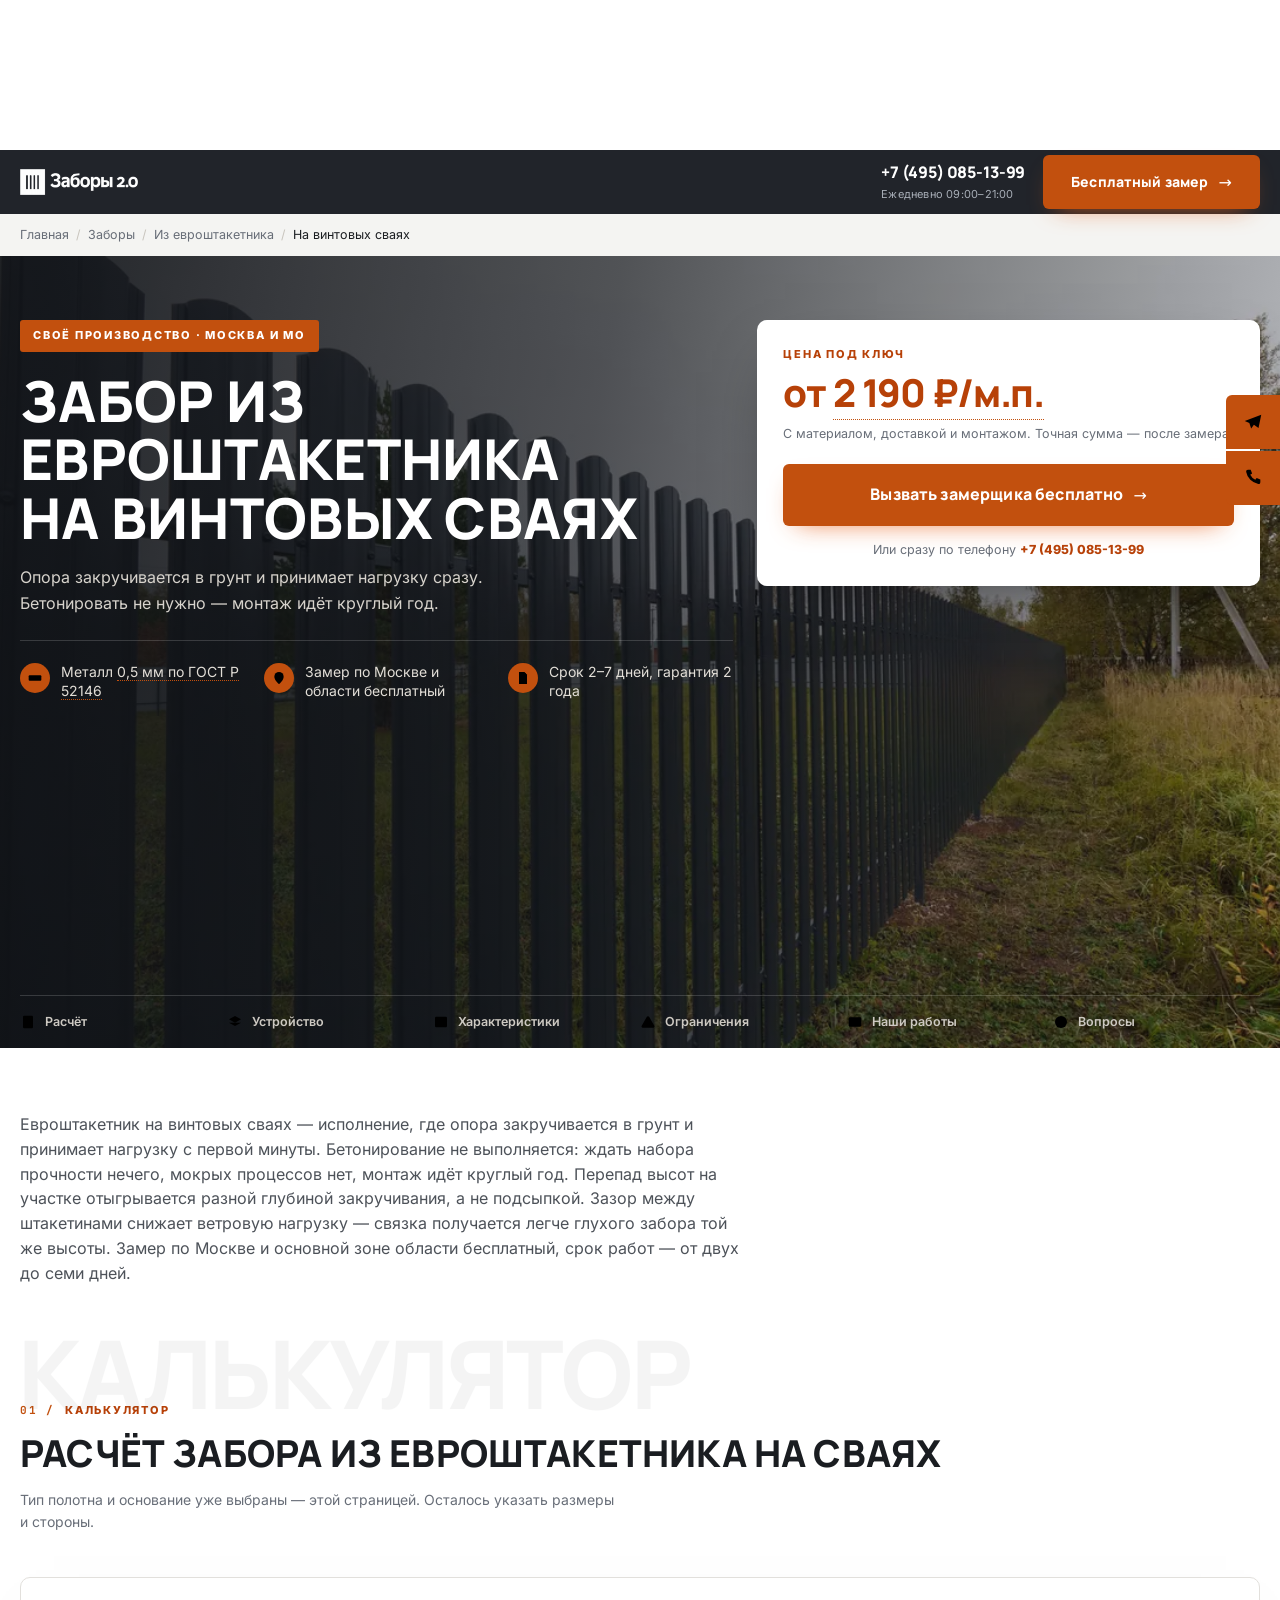
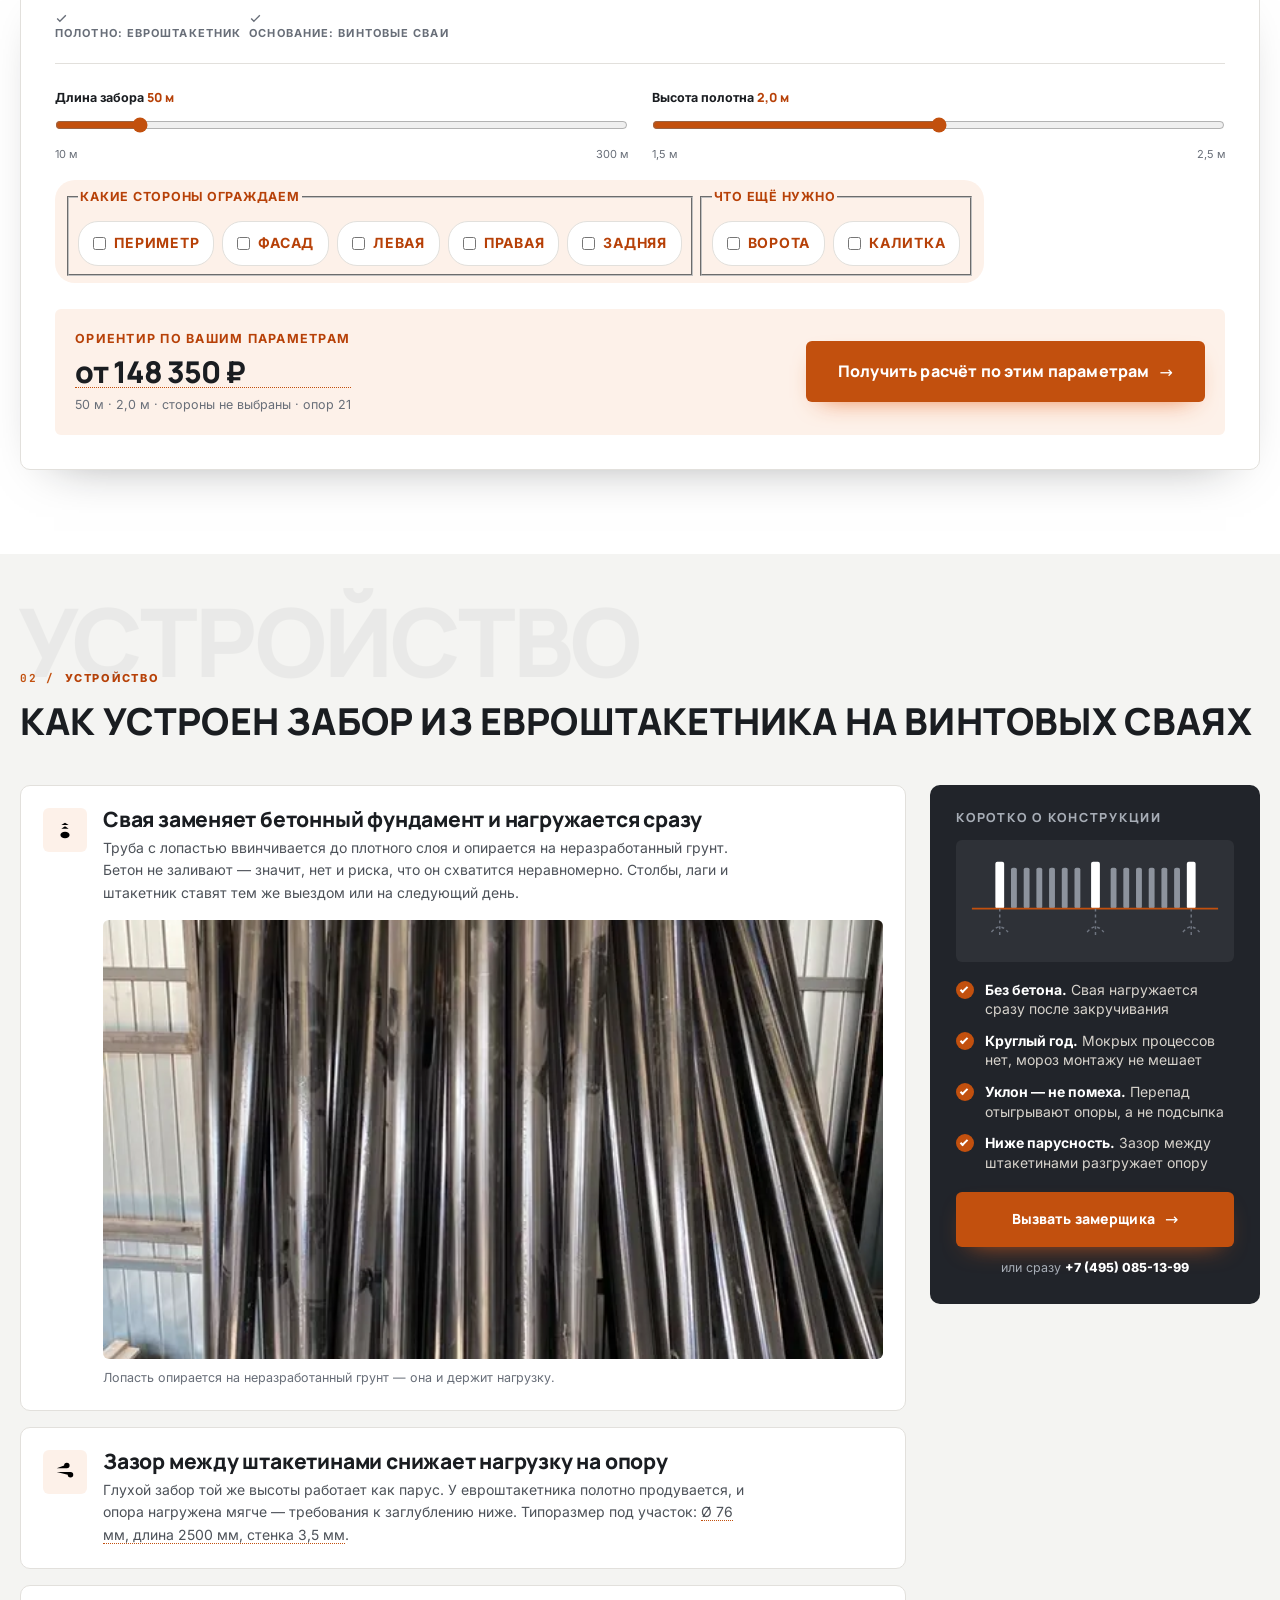
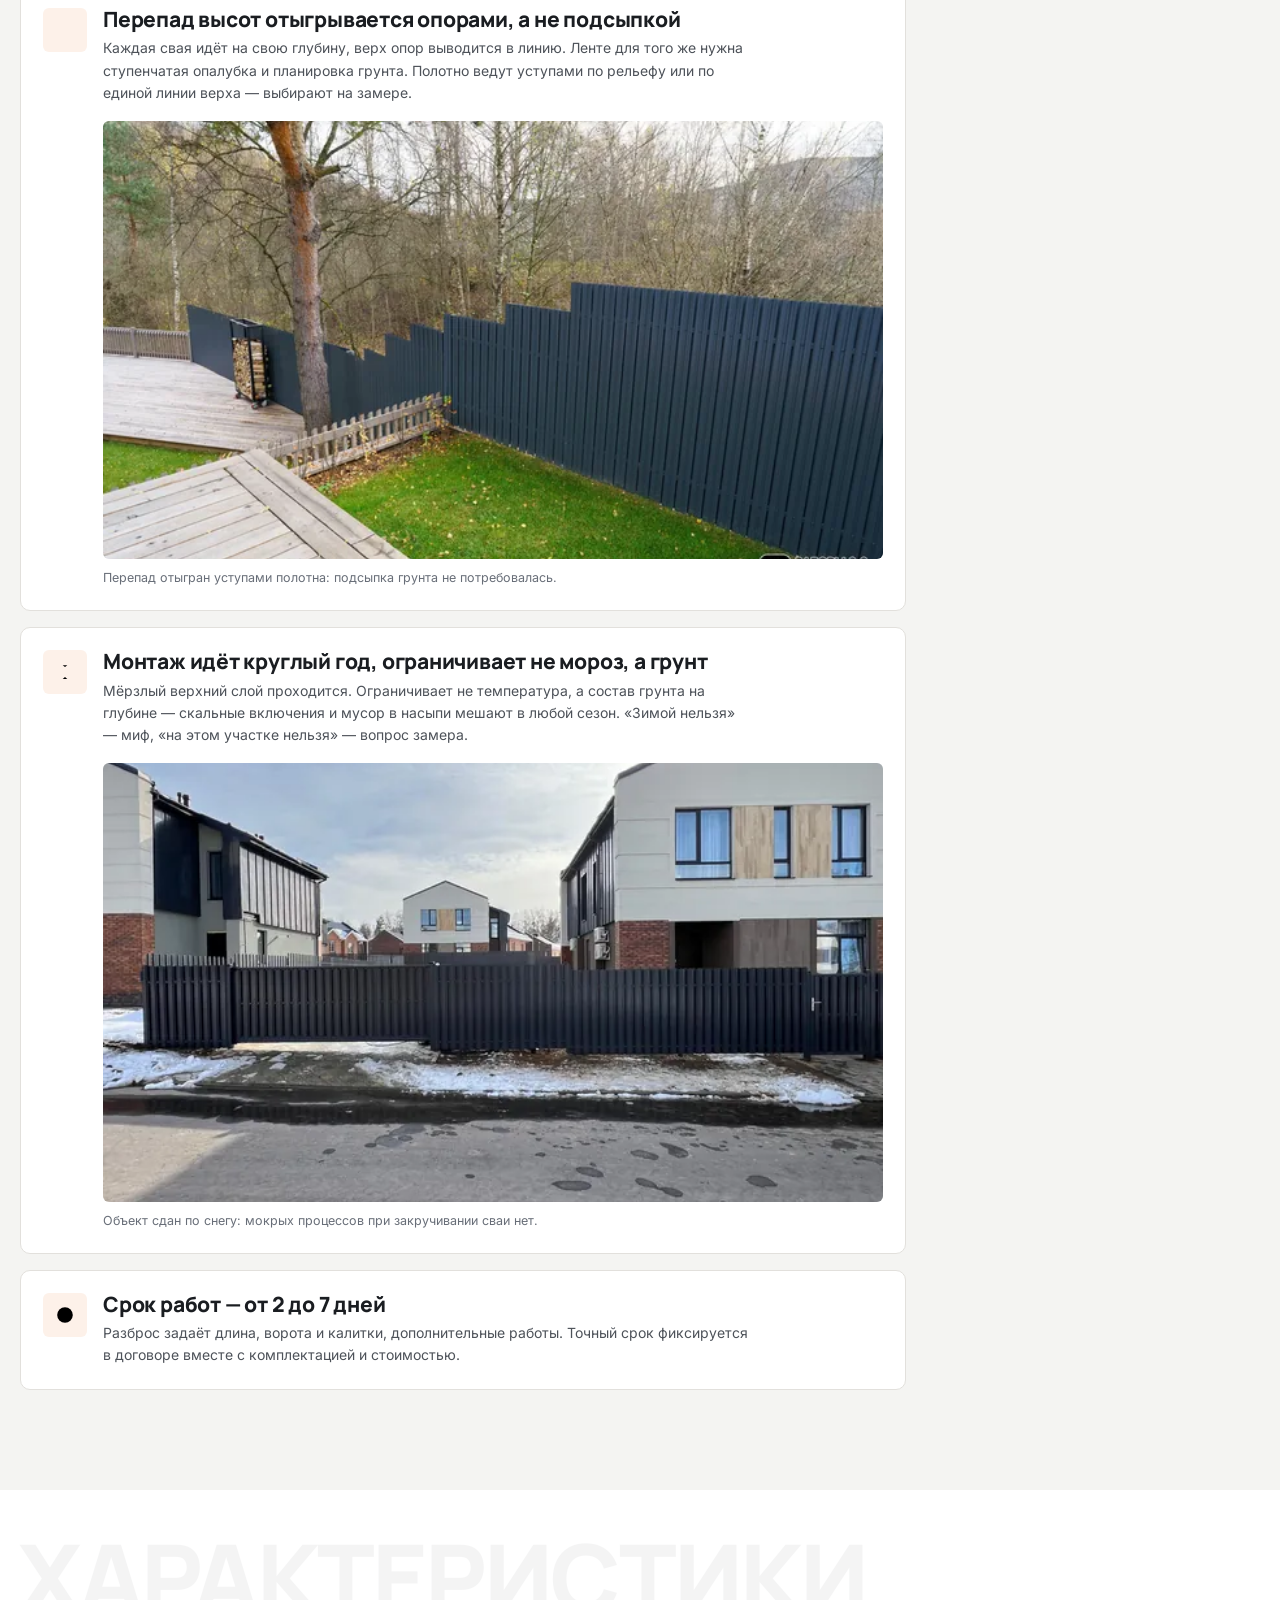
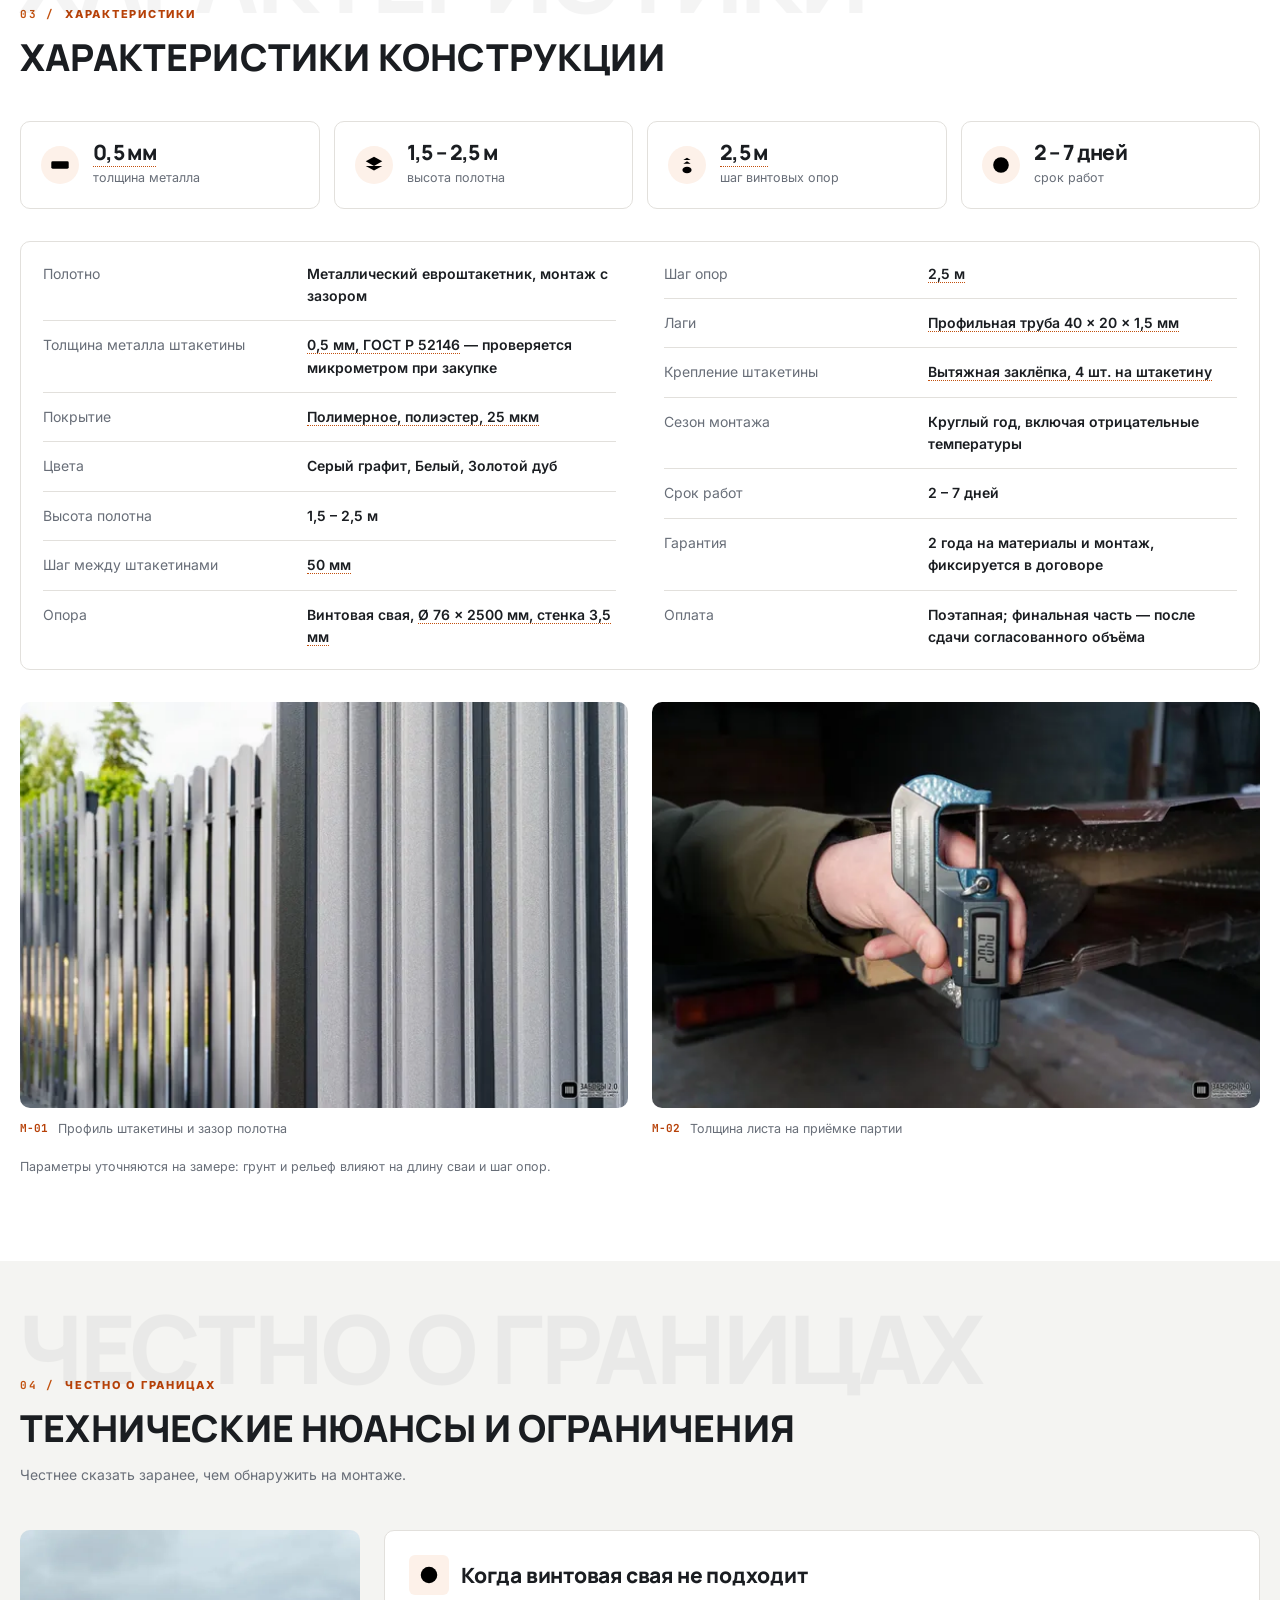
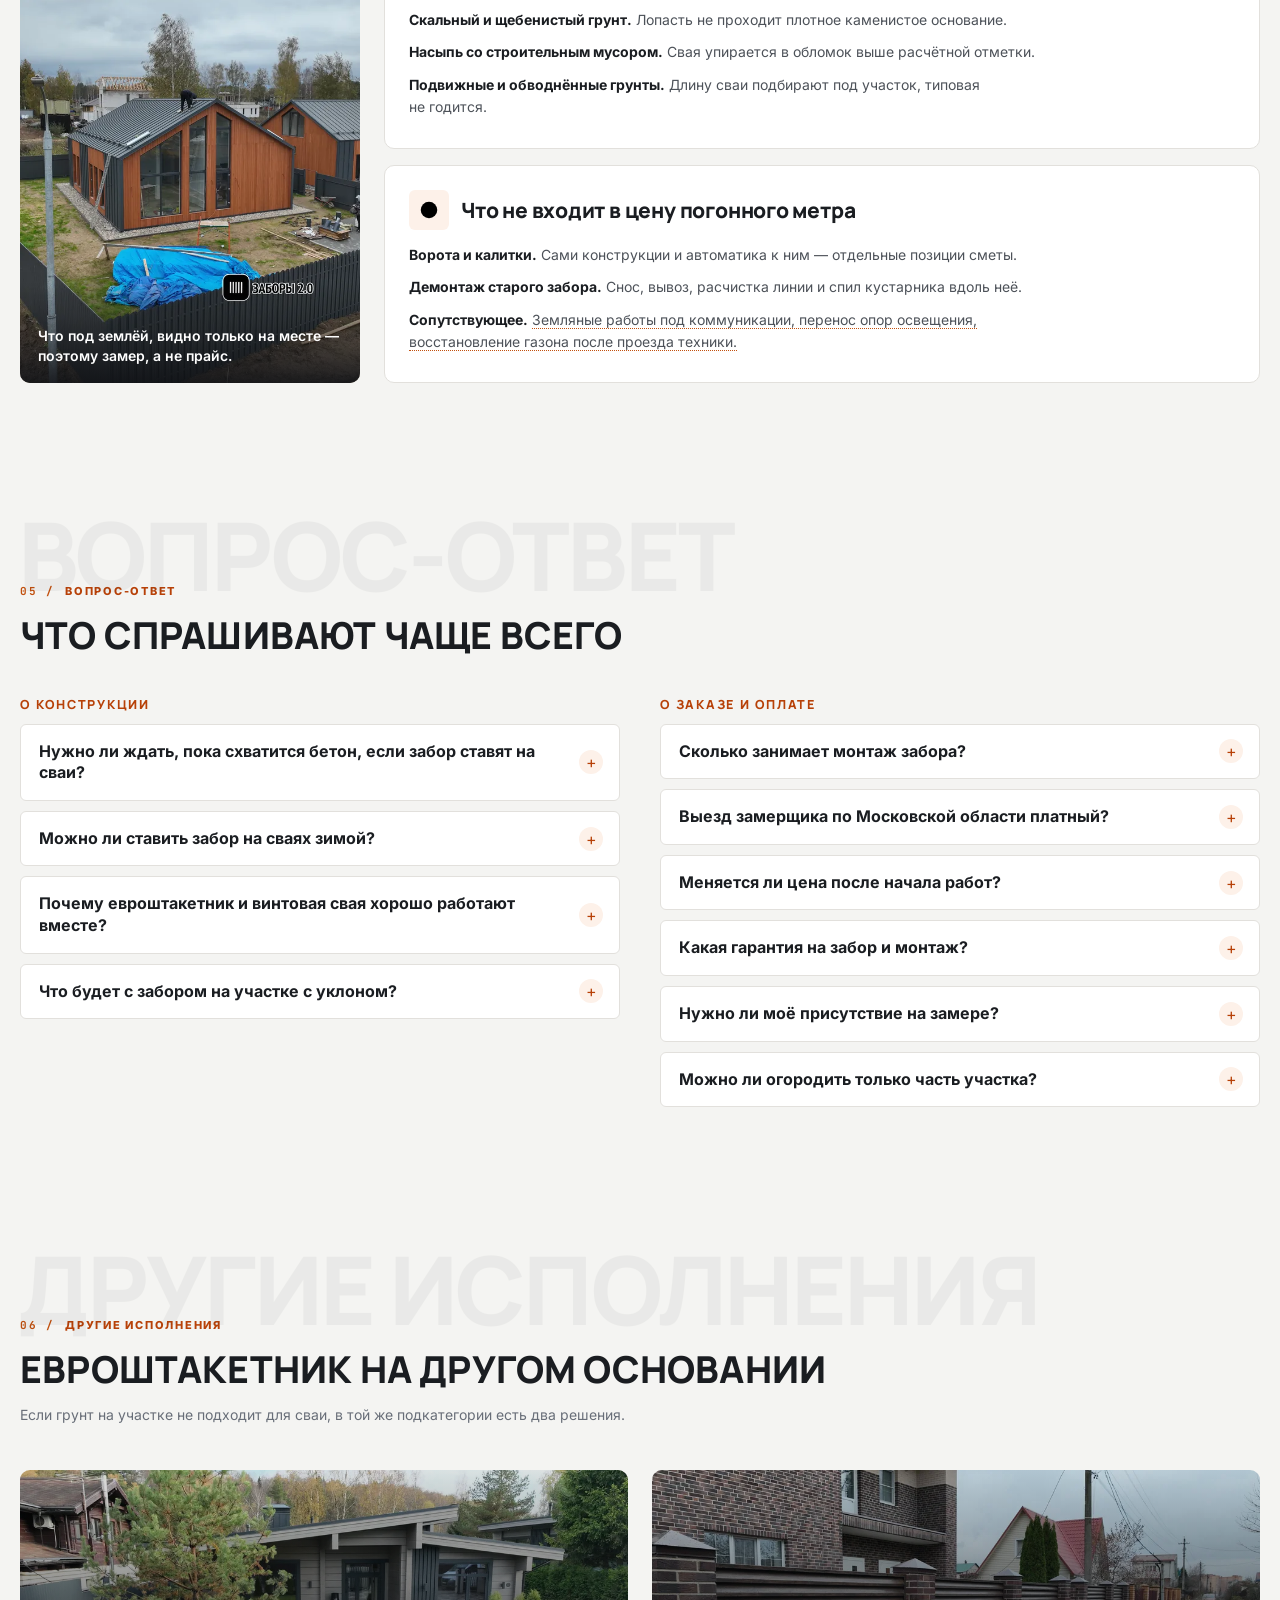
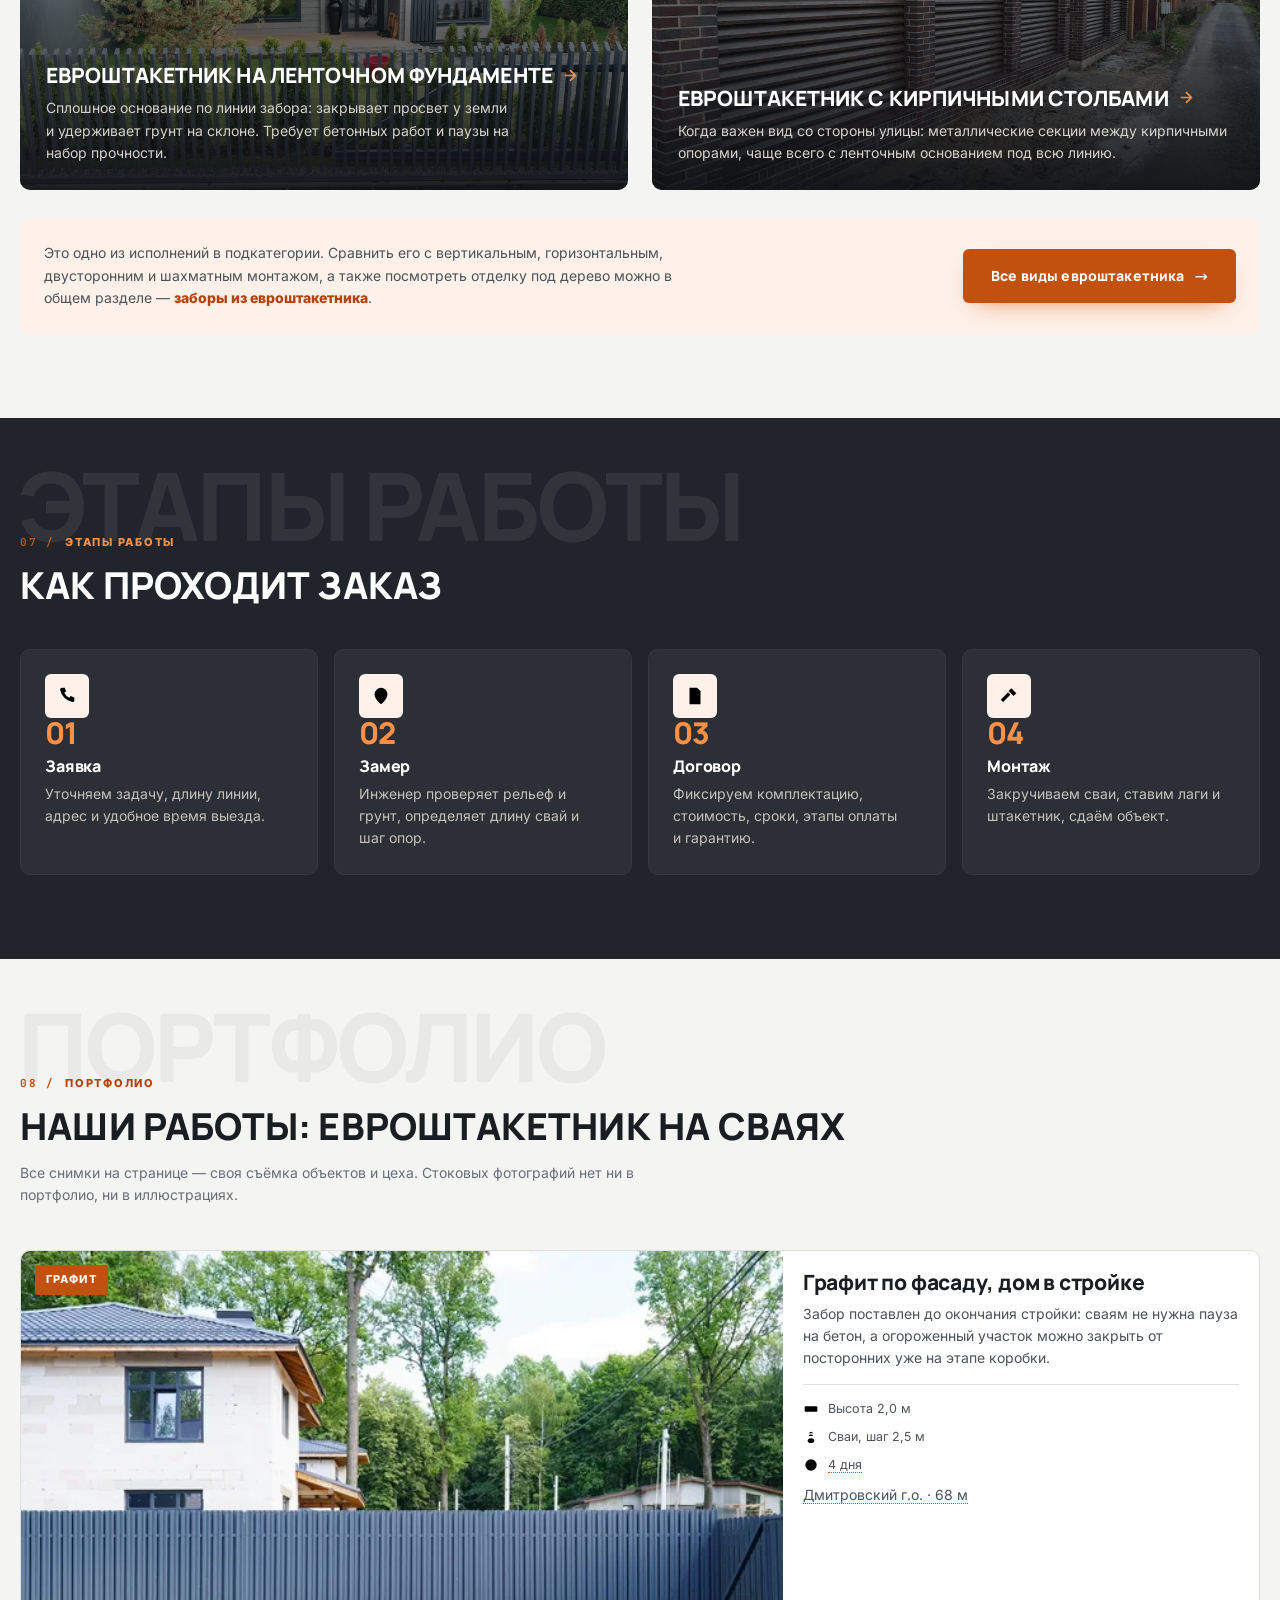
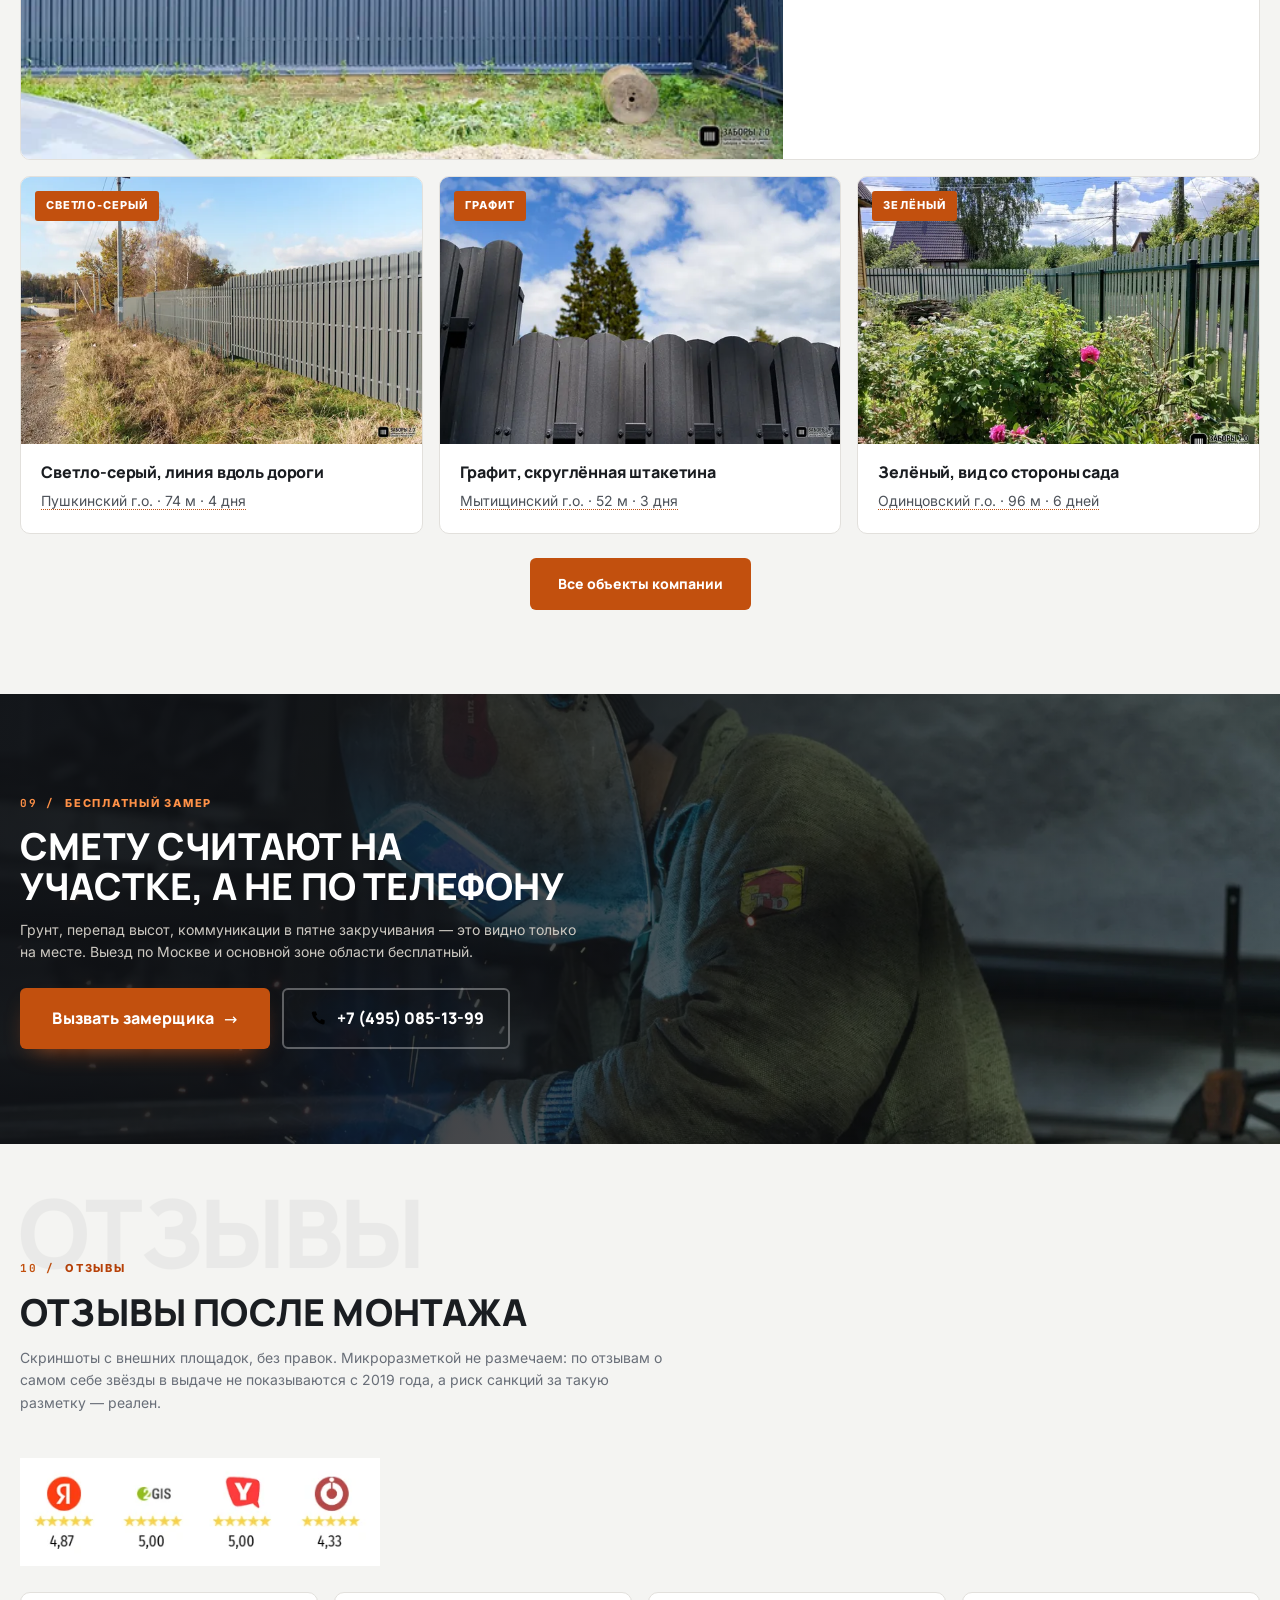
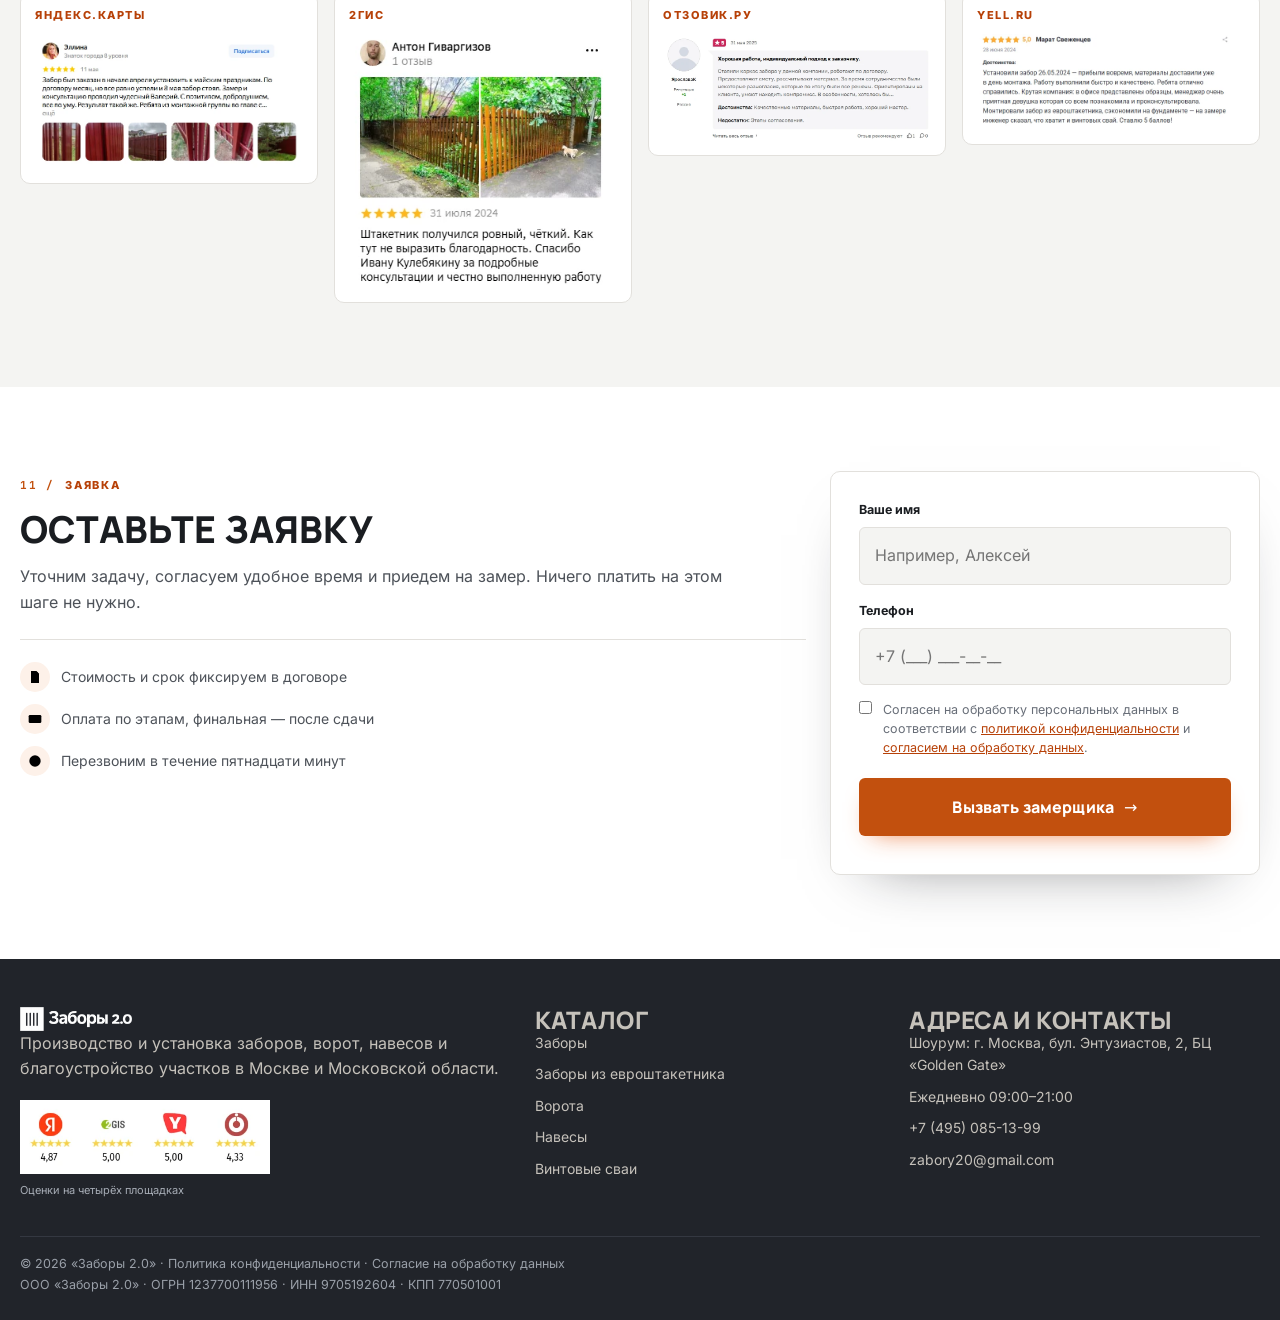
<file: zabory/evroshtaketnik/na-vintovyh-svayah-prodazha/index.html>
<!DOCTYPE html>
<html lang="ru">
<head>
<meta charset="utf-8"/>
<meta name="viewport" content="width=device-width, initial-scale=1.0"/>
<meta name="robots" content="noindex, nofollow"/>

<!-- Сигнальная когерентность: title / H1 / URL / первый абзац говорят об одном -->
<title>Продажа · Забор из евроштакетника на винтовых сваях под ключ в Москве и МО | Заборы 2.0</title>
<meta name="description" content="Забор из евроштакетника на винтовых сваях под ключ в Москве и Московской области: свая заменяет бетонный фундамент, монтаж круглый год, срок 2–7 дней. Бесплатный замер, гарантия 2 года в договоре."/>
<link rel="canonical" href="https://zabory20.ru/zabory/evroshtaketnik/na-vintovyh-svayah/"/>

<meta property="og:type" content="website"/>
<meta property="og:site_name" content="Заборы 2.0"/>
<meta property="og:locale" content="ru_RU"/>
<meta property="og:title" content="Забор из евроштакетника на винтовых сваях под ключ в Москве и МО"/>
<meta property="og:description" content="Свая заменяет бетонный фундамент: без мокрых процессов, без ожидания прочности, монтаж круглый год. Срок 2–7 дней, гарантия 2 года в договоре."/>
<meta property="og:url" content="https://zabory20.ru/zabory/evroshtaketnik/na-vintovyh-svayah/"/>
<meta property="og:image" content="https://zabory20.ru/img/evroshtaketnik-svai/og.jpg"/>
<meta property="og:image:width" content="1200"/>
<meta property="og:image:height" content="630"/>
<meta name="twitter:card" content="summary_large_image"/>

<link rel="icon" href="data:image/svg+xml,%3Csvg xmlns='http://www.w3.org/2000/svg' viewBox='0 0 32 32'%3E%3Crect width='32' height='32' rx='7' fill='%2317191c'/%3E%3Cg fill='%23e8621c'%3E%3Crect x='6' y='8' width='4' height='18' rx='1.4'/%3E%3Crect x='14' y='8' width='4' height='18' rx='1.4'/%3E%3Crect x='22' y='8' width='4' height='18' rx='1.4'/%3E%3C/g%3E%3C/svg%3E"/>

<link rel="preload" as="image" href="../../../img/evroshtaketnik-svai/hero-1800.webp" media="(min-width:1440px)"/>
<link rel="preload" as="image" href="../../../img/evroshtaketnik-svai/hero-1200.webp" media="(min-width:760px) and (max-width:1439px)"/>
<link rel="preload" as="image" href="../../../img/evroshtaketnik-svai/hero-800.webp" media="(max-width:759px)"/>
<link rel="preload" as="font" type="font/woff2" crossorigin href="../../../fonts/inter-var-cyrillic.woff2"/>
<link rel="preload" as="font" type="font/woff2" crossorigin href="../../../fonts/inter-var-latin.woff2"/>
<link rel="preload" as="font" type="font/woff2" crossorigin href="../../../fonts/manrope-var-cyrillic.woff2"/>
<link rel="preload" as="font" type="font/woff2" crossorigin href="../../../fonts/manrope-var-latin.woff2"/>
<link rel="preload" as="font" type="font/woff2" crossorigin href="../../../fonts/manrope-var-dopolnenie.woff2"/>

<script type="application/ld+json">
{
  "@context": "https://schema.org",
  "@type": "BreadcrumbList",
  "itemListElement": [
    { "@type": "ListItem", "position": 1, "name": "Главная", "item": "https://zabory20.ru/" },
    { "@type": "ListItem", "position": 2, "name": "Заборы", "item": "https://zabory20.ru/zabory/" },
    { "@type": "ListItem", "position": 3, "name": "Заборы из евроштакетника", "item": "https://zabory20.ru/zabory/evroshtaketnik/" },
    { "@type": "ListItem", "position": 4, "name": "На винтовых сваях", "item": "https://zabory20.ru/zabory/evroshtaketnik/na-vintovyh-svayah/" }
  ]
}
</script>

<script type="application/ld+json">
{
  "@context": "https://schema.org",
  "@type": "Service",
  "serviceType": "Монтаж забора из евроштакетника на винтовых сваях",
  "name": "Забор из евроштакетника на винтовых сваях под ключ",
  "description": "Производство и монтаж забора из металлического евроштакетника на винтовых сваях в Москве и Московской области. Свая заменяет бетонный фундамент, монтаж возможен круглый год.",
  "provider": {
    "@type": "Organization",
    "name": "ООО «Заборы 2.0»",
    "url": "https://zabory20.ru/",
    "telephone": "+7 (495) 085-13-99",
    "address": {
      "@type": "PostalAddress",
      "streetAddress": "бул. Энтузиастов, 2, БЦ «Golden Gate»",
      "addressLocality": "Москва",
      "addressCountry": "RU"
    }
  },
  "areaServed": [
    { "@type": "City", "name": "Москва" },
    { "@type": "AdministrativeArea", "name": "Московская область" }
  ]
}
</script>

<script type="application/ld+json">
{
  "@context": "https://schema.org",
  "@type": "FAQPage",
  "mainEntity": [
    { "@type": "Question", "name": "Нужно ли ждать, пока схватится бетон, если забор ставят на сваи?",
      "acceptedAnswer": { "@type": "Answer", "text": "Нет. Свая принимает нагрузку сразу после закручивания — бетонирование не выполняется, ждать набора прочности нечего. Столбы, лаги и штакетник монтируют в тот же выезд или на следующий день." } },
    { "@type": "Question", "name": "Можно ли ставить забор на сваях зимой?",
      "acceptedAnswer": { "@type": "Answer", "text": "Да. Закручивание сваи не требует мокрых процессов, поэтому работы идут и при отрицательной температуре. Мёрзлый слой грунта проходится, ограничением является не мороз, а состав грунта на глубине закручивания." } },
    { "@type": "Question", "name": "Почему евроштакетник и винтовая свая хорошо работают вместе?",
      "acceptedAnswer": { "@type": "Answer", "text": "Между штакетинами есть зазор, поэтому полотно продувается и ветровая нагрузка на опору заметно ниже, чем у глухого забора той же высоты. Опора работает в более лёгком режиме, а значит требования к её заглублению мягче." } },
    { "@type": "Question", "name": "Что будет с забором на участке с уклоном?",
      "acceptedAnswer": { "@type": "Answer", "text": "Свая закручивается на разную глубину, поэтому перепад отыгрывается опорами, а не подсыпкой и не ступенчатым бетонным основанием. Полотно ведут либо уступами по рельефу, либо по единой линии верха — вариант выбирают на замере." } },
    { "@type": "Question", "name": "Сколько занимает монтаж забора?",
      "acceptedAnswer": { "@type": "Answer", "text": "Обычно от 2 до 7 дней — срок зависит от длины, типа основания, ворот и дополнительных работ. Точный срок фиксируем после замера." } },
    { "@type": "Question", "name": "Меняется ли цена после начала работ?",
      "acceptedAnswer": { "@type": "Answer", "text": "После замера и согласования комплектации стоимость фиксируется в смете и договоре. Дополнительные работы выполняем только после согласования." } },
    { "@type": "Question", "name": "Какая гарантия на забор и монтаж?",
      "acceptedAnswer": { "@type": "Answer", "text": "Гарантия — 2 года на материалы и монтаж. Условия гарантии фиксируются в договоре." } },
    { "@type": "Question", "name": "Выезд замерщика по Московской области платный?",
      "acceptedAnswer": { "@type": "Answer", "text": "Замер по Москве и основной зоне выезда по Московской области — бесплатный. Для удалённых адресов условия согласуем заранее." } },
    { "@type": "Question", "name": "Нужно ли моё присутствие на замере?",
      "acceptedAnswer": { "@type": "Answer", "text": "Желательно: на месте решаются вопросы, которые по телефону не решить — где будут ворота и калитка, как вести полотно по уклону, где проходят коммуникации. Если приехать не получается, работаем по вашим отметкам и согласуем схему до начала работ." } },
    { "@type": "Question", "name": "Можно ли огородить только часть участка?",
      "acceptedAnswer": { "@type": "Answer", "text": "Да. Считается любая комбинация сторон — только фасад, фасад с одной боковой, любая часть периметра. Остальные стороны можно доделать позже: опоры и полотно те же, стык будет незаметен." } }
  ]
}
</script>

<style>/* ═══════════════════════════════════════════════════════════════════════
   НАПРАВЛЕНИЕ Г — «ПРОДАЖА»

   Жанр присланных примеров: alex-dein.ru и demo17.paradigma.website.
   Это не «тихий дизайн», а продающий лендинг, и делается он по своим
   правилам.

   Что взято из примеров:
   · Заголовки ЗАГЛАВНЫМИ, тяжёлые, плотные. За заголовком раздела —
     призрачная надпись во всю ширину.
   · Разделы-плитки: фотография, тёмная вуаль, белый заголовок сверху,
     цена снизу, кнопка прямо на снимке.
   · Значки доверия сразу в шапке, под заголовком, до первого экрана.
   · Крупная яркая кнопка действия, повторённая часто. Оранжевый —
     цвет заказчика, взят с его же макета.
   · Тёмные полосы чередуются со светлыми, страница плотная.
   · Липкая колонка действий у правого края.

   Чего из примеров НЕ взято и почему:
   · Cookie-баннер поверх первого экрана — он там закрывает кнопку.
   · Пять разных начертаний и 19–24 ступени кегля. Здесь шесть.
   · Кнопка «Перейти на страницу» на каждой плитке — вся плитка
     и так ссылка; вторая кнопка внутри ссылки это ловушка для мыши.
   ═══════════════════════════════════════════════════════════════════ */

@font-face{font-family:Inter;font-style:normal;font-weight:400 800;font-display:swap;
  src:url('../../../fonts/inter-var-cyrillic.woff2') format('woff2');unicode-range:U+0301,U+0400-045F,U+0490-0491,U+04B0-04B1,U+2116}
@font-face{font-family:Inter;font-style:normal;font-weight:400 800;font-display:swap;
  src:url('../../../fonts/inter-var-latin.woff2') format('woff2');unicode-range:U+0000-00FF,U+0131,U+0152-0153,U+02BB-02BC,U+02C6,U+02DA,U+02DC,U+0304,U+0308,U+0329,U+2000-206F,U+20AC,U+2122,U+2191,U+2193,U+2212,U+2215,U+FEFF,U+FFFD}
@font-face{font-family:Inter;font-style:normal;font-weight:400 800;font-display:swap;
  src:url('../../../fonts/inter-var-dopolnenie.woff2') format('woff2');unicode-range:U+20BD}
@font-face{font-family:Manrope;font-style:normal;font-weight:700 800;font-display:swap;
  src:url('../../../fonts/manrope-var-cyrillic.woff2') format('woff2');unicode-range:U+0301,U+0400-045F,U+0490-0491,U+04B0-04B1,U+2116}
@font-face{font-family:Manrope;font-style:normal;font-weight:700 800;font-display:swap;
  src:url('../../../fonts/manrope-var-latin.woff2') format('woff2');unicode-range:U+0000-00FF,U+0131,U+0152-0153,U+02BB-02BC,U+02C6,U+02DA,U+02DC,U+0304,U+0308,U+0329,U+2000-206F,U+20AC,U+2122,U+2191,U+2193,U+2212,U+2215,U+FEFF,U+FFFD}
@font-face{font-family:Manrope;font-style:normal;font-weight:700 800;font-display:swap;
  src:url('../../../fonts/manrope-var-dopolnenie.woff2') format('woff2');unicode-range:U+20BD}
@font-face{font-family:'JetBrains Mono';font-style:normal;font-weight:400 700;font-display:swap;
  src:url('../../../fonts/jetbrainsmono-var-cyrillic.woff2') format('woff2');unicode-range:U+0301,U+0400-045F,U+0490-0491,U+04B0-04B1,U+2116}
@font-face{font-family:'JetBrains Mono';font-style:normal;font-weight:400 700;font-display:swap;
  src:url('../../../fonts/jetbrainsmono-var-latin.woff2') format('woff2');unicode-range:U+0000-00FF,U+0131,U+0152-0153,U+02BB-02BC,U+02C6,U+02DA,U+02DC,U+0304,U+0308,U+0329,U+2000-206F,U+20AC,U+2122,U+2191,U+2193,U+2212,U+2215,U+FEFF,U+FFFD}

:root{
  --white:#fff;
  --grey:#f4f4f2;              /* светлая полоса */
  --dark:#21242a;              /* тёмная полоса */
  --dark-2:#191c21;
  --line:#e2e0dc;
  --line-dark:#343841;
  --text:#1a1d21;
  --text-2:#4d5259;
  --muted:#686e78;
  --muted-dark:#a7adb6;
  /* Оранжевый заказчика #e8621c даёт с белым лишь 3,39 — ниже порога.
     Приглушён до #c2500e: 4,72 с белым, и он же проходит текстом
     на светлом. Ярче держать нельзя, надписи станут нечитаемыми. */
  --act:#c2500e;
  --act-hover:#a83b06;
  --act-ink:#b74108;           /* он же, когда несёт текст на светлом */
  --act-svet:#ff9147;          /* и он же на тёмной полосе: там нужен светлее */

  --sans:Inter,system-ui,-apple-system,Segoe UI,Arial,sans-serif;
  --grot:Manrope,Inter,sans-serif;
  --mono:'JetBrains Mono',ui-monospace,Consolas,monospace;

  /* шесть ступеней */
  --t-display:clamp(31px,4.4vw,58px);
  --t-head:clamp(24px,2.9vw,40px);
  --t-sub:21px;
  --t-body:16px;
  --t-note:14px;
  --t-mono:11px;

  --container:1240px;
  --gutter:24px;
  --pad:84px;
  --step:24px;
  --r:6px;                     /* скругление: маленькое, как в примерах */
  --r-lg:10px;
}
@media (min-width:1700px){:root{--container:1400px;--pad:96px}}
@media (min-width:2400px){:root{--container:1560px;--pad:110px;--t-body:17.5px}}

*,*::before,*::after{box-sizing:border-box}
*{margin:0}
html{-webkit-text-size-adjust:100%;scroll-behavior:smooth;scroll-padding-top:84px}
@media (prefers-reduced-motion:reduce){html{scroll-behavior:auto}
  *{animation:none!important;transition:none!important}}
body{overflow-x:clip;font-family:var(--sans);background:var(--white);color:var(--text);
  font-size:var(--t-body);line-height:1.6;-webkit-font-smoothing:antialiased}
img,svg{display:block;max-width:100%}
img{height:auto}
a{color:inherit;text-decoration:none}
a:hover{text-decoration:underline;text-underline-offset:3px}
:focus-visible{outline:3px solid var(--act);outline-offset:2px}
h1,h2,h3{font-family:var(--grot);font-weight:800;line-height:1.06;
  letter-spacing:-.01em;text-wrap:balance}
h1,h2{text-transform:uppercase;letter-spacing:.005em}
p{text-wrap:pretty}
.wrap{width:min(100% - 32px,var(--container));margin-inline:auto}

/* ── ПОЛОСЫ ───────────────────────────────────────────────────────── */
.section{position:relative;padding:56px 0;background:var(--white);overflow:hidden}
@media (min-width:1000px){.section{padding:var(--pad) 0}}
.section--white{background:var(--grey)}
.section--warm{background:var(--dark);color:#eceae6}

/* ── ЗАГОЛОВОК РАЗДЕЛА С ПРИЗРАЧНОЙ НАДПИСЬЮ ─────────────────────── */
.section-head{position:relative;margin-bottom:34px}
@media (min-width:900px){.section-head{margin-bottom:44px}}
.kicker{display:inline-flex;align-items:center;gap:10px;font-family:var(--sans);
  font-size:var(--t-mono);font-weight:800;letter-spacing:.16em;text-transform:uppercase;
  color:var(--act-ink);margin-bottom:14px}
.kicker::before{content:attr(data-no);color:var(--act);font-family:var(--mono)}
.section-head h2{font-size:var(--t-head);position:relative;z-index:1}
.section-head p{margin-top:16px;color:var(--muted);font-size:var(--t-note);
  max-width:62ch;position:relative;z-index:1}
/* призрачная надпись во всю ширину, как в присланных примерах */
@media (min-width:1100px){
  .section-head{padding-top:26px}
  .section-head::before{content:attr(data-teni);position:absolute;left:-2px;top:-.46em;
    font-family:var(--grot);font-weight:800;font-size:clamp(56px,7.4vw,104px);
    line-height:1;letter-spacing:-.03em;text-transform:uppercase;white-space:nowrap;
    color:var(--text);opacity:.045;pointer-events:none;z-index:0}
  .section--warm .section-head::before{color:#fff;opacity:.07}
}

/* ── ШАПКА: тёмная, с действиями ──────────────────────────────────── */
.site-header{position:sticky;top:0;z-index:50;background:var(--dark);color:#fff;
  box-shadow:0 1px 0 rgba(255,255,255,.08)}
.header-row{display:flex;align-items:center;justify-content:space-between;gap:16px;
  min-height:64px}
.logo-img{width:118px}
.header-right{display:flex;align-items:center;gap:18px;min-width:0}
.header-phone{font-family:var(--grot);font-weight:800;font-size:16px;color:#fff;
  letter-spacing:-.01em;white-space:nowrap}
.header-hours{display:block;font-size:11px;color:var(--muted-dark);font-weight:400;
  letter-spacing:.02em}
@media (max-width:860px){.header-hours{display:none}}
@media (max-width:520px){.header-phone{display:none}.logo-img{width:96px}}

.crumbs{background:var(--grey);padding:11px 0;font-size:12.5px;color:var(--muted)}
.crumbs ol{list-style:none;padding:0;margin:0;display:flex;flex-wrap:wrap;gap:7px}
.crumbs li+li::before{content:"/";margin-right:7px;color:#c8c4bd}
.crumbs [aria-current]{color:var(--text)}

/* ── ПЕРВЫЙ ЭКРАН ─────────────────────────────────────────────────── */
.hero{position:relative;color:#fff;background:var(--dark-2);
  background-image:
    linear-gradient(100deg,rgba(16,18,22,.92) 0%,rgba(16,18,22,.72) 44%,rgba(16,18,22,.24) 100%),
    url('../../../img/evroshtaketnik-svai/hero-1200.webp');
  background-size:cover;background-position:center;padding:40px 0 0}
@media (max-width:759px){.hero{background-image:
  linear-gradient(180deg,rgba(16,18,22,.82) 0%,rgba(16,18,22,.9) 55%,rgba(16,18,22,.95) 100%),
  url('../../../img/evroshtaketnik-svai/hero-800.webp')}}
@media (min-width:1440px){.hero{background-image:
  linear-gradient(100deg,rgba(16,18,22,.92) 0%,rgba(16,18,22,.72) 44%,rgba(16,18,22,.24) 100%),
  url('../../../img/evroshtaketnik-svai/hero-1800.webp')}}
@media (min-width:900px){.hero{padding:64px 0 0;min-height:min(88svh,860px);
  display:grid;align-content:space-between}}
.hero-grid{display:grid;gap:28px var(--gutter)}
@media (min-width:900px){.hero-grid.g12{grid-template-columns:repeat(12,minmax(0,1fr));
  align-items:start}
  .hero-grid > *:first-child{grid-column:span 7}
  .hero-grid > aside{grid-column:span 5 / -1}}
.hero-grid > *{min-width:0}
h1{font-size:var(--t-display);margin-bottom:18px;line-height:1.04}
.hero .lead{font-size:16px;color:#d7d3cc;max-width:52ch}
.eyebrow{display:inline-block;font-size:var(--t-mono);font-weight:800;
  letter-spacing:.16em;text-transform:uppercase;color:#fff;background:var(--act);
  padding:7px 13px;border-radius:3px;margin-bottom:20px}

/* Значки доверия — до первого экрана, как в примерах */
.hero-facts{list-style:none;padding:22px 0 0;margin-top:24px;
  border-top:1px solid rgba(255,255,255,.16);
  display:grid;gap:14px}
@media (min-width:640px){.hero-facts{grid-template-columns:repeat(3,1fr);gap:18px}}
.hero-facts li{display:flex;align-items:flex-start;gap:11px;font-size:14px;
  line-height:1.35;color:#e2ded7}
.hero-facts .ic{width:30px;height:30px;padding:7px;border-radius:50%;
  background:var(--act);color:#fff;flex:none;stroke-width:2.2}

/* Карточка цены */
.price-card{background:#fff;color:var(--text);padding:26px;border-radius:var(--r-lg);
  box-shadow:0 24px 60px -28px rgba(0,0,0,.6)}
.price-card .label{display:block;font-size:var(--t-mono);font-weight:800;
  letter-spacing:.16em;text-transform:uppercase;color:var(--act-ink);margin-bottom:10px}
.price-card .value{font-family:var(--grot);font-weight:800;
  font-size:clamp(28px,3vw,40px);line-height:1;letter-spacing:-.03em}
.price-card .note{font-size:12.5px;color:var(--muted);margin:12px 0 20px}
.price-card .sub{display:block;margin-top:14px;text-align:center;font-size:12.5px;
  color:var(--muted)}
.price-card .sub a{color:var(--act-ink);font-weight:800;white-space:nowrap}
.price-card hr{border:0;border-top:1px solid var(--line);margin:18px 0}

/* ── БЫСТРЫЕ ССЫЛКИ ───────────────────────────────────────────────── */
.jump-wrap{margin-top:32px}
.jump{display:grid;grid-template-columns:repeat(2,minmax(0,1fr));
  border-top:1px solid rgba(255,255,255,.16)}
@media (min-width:640px){.jump{grid-template-columns:repeat(3,minmax(0,1fr))}}
@media (min-width:1180px){.jump{grid-template-columns:repeat(6,minmax(0,1fr))}}
.jump a{display:flex;align-items:center;gap:9px;padding:16px 0;color:#cdc9c2;
  font-size:12.5px;font-weight:600}
.jump a:hover{color:#fff;text-decoration:none}
.jump .ic{width:16px;height:16px;color:var(--act);flex:none}

/* ── КНОПКИ: крупные, яркие, со стрелкой ──────────────────────────── */
.btn{display:inline-flex;align-items:center;justify-content:center;gap:10px;
  font-family:var(--grot);font-size:14px;font-weight:800;letter-spacing:.01em;
  padding:16px 28px;background:var(--act);color:#fff;border:0;border-radius:var(--r);
  cursor:pointer;transition:background .16s,transform .16s;max-width:100%;
  box-shadow:0 10px 26px -14px rgba(232,98,28,.9)}
.btn::after{content:"→";font-family:var(--sans);font-weight:400;font-size:16px;
  line-height:1;transition:transform .16s}
.btn:hover{background:var(--act-hover);color:#fff;text-decoration:none}
.btn:hover::after{transform:translateX(3px)}
.btn--lg{padding:18px 32px;font-size:16px}
.btn--block{display:flex;width:100%}
.btn:not(.btn--block){min-width:min(250px,100%)}
/* в шапке места на кнопку меньше её наименьшей ширины */
.site-header .btn{min-width:0}
.cta-short{display:none}
@media (max-width:520px){.cta-long{display:none}.cta-short{display:inline}
  .btn{padding:13px 18px;font-size:14px}}

/* ── ВВОДНЫЙ АБЗАЦ ────────────────────────────────────────────────── */
.opening{padding:44px 0 0;background:var(--white)}
@media (min-width:1000px){.opening{padding:64px 0 0}}
.opening-text{font-size:16px;line-height:1.55;max-width:82ch;color:var(--text-2)}

/* ── КАЛЬКУЛЯТОР ──────────────────────────────────────────────────── */
.calc{background:var(--white);border:1px solid var(--line);border-radius:var(--r-lg);
  padding:24px;box-shadow:0 20px 50px -34px rgba(20,22,26,.5)}
@media (min-width:900px){.calc{padding:34px}}
.section--white .calc{background:#fff}
.calc-locked{display:flex;flex-wrap:wrap;gap:8px;padding-bottom:20px;margin-bottom:24px;
  border-bottom:1px solid var(--line)}
.calc-choice{display:inline-flex;gap:7px;align-items:center;font-size:12.5px;
  font-weight:700;letter-spacing:.06em;text-transform:uppercase;color:var(--act-ink);
  background:#fdf1e9;padding:7px 12px;border-radius:20px}
.calc-grid{display:grid;gap:24px var(--gutter)}
@media (min-width:820px){.calc-grid{grid-template-columns:1fr 1fr}}
.calc-grid > *{min-width:0}
.calc-grid .label,.calc-grid .lbl{font-size:12.5px;font-weight:700;color:var(--text)}
.val,.value{font-family:var(--grot);font-weight:800;color:var(--act-ink)}
.scale{display:flex;justify-content:space-between;font-size:11px;color:var(--muted);
  margin-top:6px}
.checks{display:flex;flex-wrap:wrap;gap:8px;margin-top:10px}
.check{display:inline-flex;align-items:center;gap:8px;border:1px solid var(--line);
  padding:10px 14px;font-size:14px;cursor:pointer;border-radius:20px;background:#fff}
.check:hover{border-color:var(--act);color:var(--act-ink)}
.calc-out{display:flex;flex-wrap:wrap;gap:18px;align-items:center;
  justify-content:space-between;margin-top:26px;padding:20px;border-radius:var(--r);
  background:#fdf1e9}
.calc-sum .lbl{display:block;font-size:12.5px;font-weight:700;letter-spacing:.1em;
  text-transform:uppercase;color:var(--act-ink);margin-bottom:8px}
.calc-sum .price{font-family:var(--grot);font-size:30px;font-weight:800;display:block;
  letter-spacing:-.03em;line-height:1}
.calc-sum .conf{display:block;font-size:12.5px;color:var(--muted);margin-top:7px}
input[type=range]{width:100%;accent-color:var(--act)}

/* ── УСТРОЙСТВО ───────────────────────────────────────────────────── */
.prose-grid{display:grid;gap:32px var(--gutter)}
@media (min-width:900px){.prose-grid.g12{grid-template-columns:minmax(0,1fr) 330px;
  align-items:start}}
.prose-grid > *{min-width:0}
.chunk{background:var(--white);border:1px solid var(--line);border-radius:var(--r-lg);
  padding:22px;margin-bottom:16px;display:grid;grid-template-columns:auto 1fr;
  gap:0 16px;align-items:start}
.section--white .chunk{background:#fff}
.ibox{display:grid;place-items:center;width:44px;height:44px;border-radius:var(--r);
  background:#fdf1e9;color:var(--act-ink);grid-row:span 2}
.ibox .ic{width:22px;height:22px}
.chunk h3{font-size:var(--t-sub);text-transform:none;letter-spacing:-.01em;
  margin-bottom:7px}
.chunk p{color:var(--text-2);font-size:var(--t-note);grid-column:2}
.chunk-photo{grid-column:2;margin-top:16px}
.chunk-photo img{width:100%;aspect-ratio:16/9;object-fit:cover;border-radius:var(--r)}
.chunk-photo--uzkiy img{aspect-ratio:16/9}
.chunk-photo figcaption{margin-top:9px;font-size:12.5px;color:var(--muted)}
@media (max-width:559px){.chunk{grid-template-columns:1fr}
  .ibox{grid-row:auto;margin-bottom:12px}
  .chunk p,.chunk-photo{grid-column:1}}

.aside{background:var(--dark);color:#fff;border-radius:var(--r-lg);padding:26px}
@media (min-width:900px){.aside{position:sticky;top:88px}}
.aside h3{font-size:12.5px;font-weight:800;letter-spacing:.14em;text-transform:uppercase;
  color:var(--muted-dark);margin-bottom:16px}
.aside ul{list-style:none;padding:0;display:grid;gap:12px;margin:18px 0 20px}
.aside li{display:flex;gap:11px;font-size:14px;line-height:1.4;color:#d7d3cc}
.aside li b{color:#fff}
.tick{flex:none;width:18px;height:18px;margin-top:1px;border-radius:50%;
  background:var(--act);position:relative}
.tick::after{content:"";position:absolute;left:6px;top:4px;width:4px;height:8px;
  border:solid #fff;border-width:0 2px 2px 0;transform:rotate(45deg)}
.aside .tel{display:block;margin-top:11px;text-align:center;font-size:12.5px;
  color:var(--muted-dark)}
.aside .tel a{color:#fff;font-weight:800}
.diag{width:100%;background:rgba(255,255,255,.06);border-radius:var(--r);padding:12px}
.d-slat{fill:#8d939d}.d-post{fill:#fff}
.d-ground{stroke:var(--act);stroke-width:1.8}
.d-under{stroke:#6f7580;stroke-width:1.5;fill:none;stroke-dasharray:3 3}
.d-fill{fill:#3a3f48}.d-brick{fill:#4a505a}.d-line{stroke:var(--dark)}

/* ── ХАРАКТЕРИСТИКИ: плашки с числами ─────────────────────────────── */
.figures{display:grid;gap:14px;margin-bottom:32px}
@media (min-width:640px){.figures{grid-template-columns:repeat(2,1fr)}}
@media (min-width:1000px){.figures{grid-template-columns:repeat(4,1fr)}}
.figure{display:flex;gap:14px;align-items:center;background:#fff;padding:20px;
  border-radius:var(--r-lg);border:1px solid var(--line)}
.figure .ic{width:38px;height:38px;padding:8px;border-radius:50%;background:#fdf1e9;
  color:var(--act-ink);flex:none;stroke-width:2}
.figure .n{display:block;font-family:var(--grot);font-size:21px;font-weight:800;
  letter-spacing:-.03em;line-height:1}
.figure .t{display:block;font-size:12.5px;color:var(--muted);margin-top:5px}
.spec-grid{display:grid;gap:0 40px;background:#fff;border:1px solid var(--line);
  border-radius:var(--r-lg);padding:8px 22px}
@media (min-width:900px){.spec-grid{grid-template-columns:1fr 1fr;gap:0 48px}}
table{width:100%;border-collapse:collapse;font-size:14px}
th,td{text-align:left;vertical-align:top;padding:13px 0;
  border-bottom:1px solid var(--line)}
tr:last-child th,tr:last-child td{border-bottom:0}
th{font-weight:400;color:var(--muted);width:46%;padding-right:16px}
td{font-weight:600;color:var(--text)}
.spec-note{margin-top:18px;font-size:12.5px;color:var(--muted)}
.diptih{display:grid;gap:var(--gutter);margin-top:32px}
@media (min-width:900px){.diptih.g12{grid-template-columns:1fr 1fr}}
.diptih img{width:100%;aspect-ratio:3/2;object-fit:cover;border-radius:var(--r-lg)}
.diptih figcaption{margin-top:11px;display:flex;gap:10px;font-size:12.5px;
  color:var(--muted)}
.dp-no{font-family:var(--mono);font-size:11px;color:var(--act-ink);font-weight:700;
  flex:none;padding-top:.15em}

/* ── ОГРАНИЧЕНИЯ ──────────────────────────────────────────────────── */
.ogr-grid{display:grid;gap:var(--step) var(--gutter)}
@media (min-width:900px){.ogr-grid.g12{grid-template-columns:340px minmax(0,1fr);
  align-items:stretch}}
.ogr-grid > *{min-width:0}
.ogr-photo{margin:0;position:relative;overflow:hidden;border-radius:var(--r-lg)}
.ogr-photo img{width:100%;height:100%;min-height:290px;object-fit:cover}
.ogr-photo figcaption{position:absolute;left:0;right:0;bottom:0;padding:44px 18px 18px;
  font-size:14px;line-height:1.4;color:#fff;font-weight:600;
  background:linear-gradient(180deg,transparent,rgba(16,18,22,.9))}
.cards{display:grid;gap:16px}
@media (min-width:820px){.cards--2{grid-template-columns:1fr 1fr;gap:var(--gutter)}}
.cards > *{min-width:0}
.card{background:#fff;border:1px solid var(--line);border-radius:var(--r-lg);
  padding:24px}
.card-head{display:flex;gap:12px;align-items:center;margin-bottom:14px}
.card-head .ibox{grid-row:auto;width:40px;height:40px}
.card h3{font-size:var(--t-sub);text-transform:none;letter-spacing:-.01em}
.card p{font-size:var(--t-note);color:var(--text-2);margin-top:10px}
.card p b{color:var(--text)}

/* ── ВОПРОСЫ ──────────────────────────────────────────────────────── */
.qa-cols{display:grid;gap:28px var(--gutter)}
@media (min-width:900px){.qa-cols{grid-template-columns:1fr 1fr;column-gap:40px}}
.qa-cols > *{min-width:0}
.qa-group{font-size:12.5px;font-weight:800;letter-spacing:.14em;text-transform:uppercase;
  color:var(--act-ink);margin-bottom:12px}
.qa{background:#fff;border:1px solid var(--line);border-radius:var(--r);
  margin-bottom:10px}
.qa summary{cursor:pointer;list-style:none;padding:16px 46px 16px 18px;position:relative;
  font-weight:700;font-size:16px;line-height:1.35}
.qa summary::-webkit-details-marker{display:none}
.qa summary::after{content:"+";position:absolute;right:16px;top:50%;
  transform:translateY(-50%);width:24px;height:24px;border-radius:50%;
  background:#fdf1e9;color:var(--act-ink);display:grid;place-items:center;
  font-size:16px;font-weight:400;line-height:1}
.qa[open] summary::after{content:"–"}
.qa p{padding:0 18px 18px;color:var(--text-2);font-size:var(--t-note)}

/* ── ДРУГИЕ ИСПОЛНЕНИЯ: плитки, как в примерах ───────────────────── */
/* Плитка раздела: фотография, тёмная вуаль, надпись поверх — приём
   из присланных примеров. Снимки свои: ленточное основание и секции
   между кирпичными столбами взяты из папки «Кирпичные заборы». */
.sister{position:relative;display:flex;flex-direction:column;justify-content:flex-end;
  min-height:320px;color:#fff;border-radius:var(--r-lg);padding:26px;overflow:hidden;
  background:var(--dark) center/cover no-repeat;transition:transform .18s}
.sister::before{content:"";position:absolute;inset:0;transition:background .18s;
  background:linear-gradient(180deg,rgba(14,16,20,.12) 0%,rgba(14,16,20,.52) 44%,
    rgba(14,16,20,.93) 100%)}
.sister > *{position:relative;z-index:1}
.sister:hover{transform:translateY(-3px);text-decoration:none}
.sister:hover::before{background:linear-gradient(180deg,rgba(14,16,20,.06) 0%,
    rgba(14,16,20,.44) 40%,rgba(14,16,20,.9) 100%)}
.sister .diag{display:none}          /* на плитке говорит снимок, а не схема */
.sister[href*="lentochnom"]{background-image:url('../../../img/evroshtaketnik-svai/lenta-1000.webp')}
.sister[href*="kirpichnymi"]{background-image:url('../../../img/evroshtaketnik-svai/stolby-1000.webp')}
.sister .h{display:flex;gap:9px;align-items:center;font-family:var(--grot);
  font-weight:800;font-size:21px;margin-bottom:10px;letter-spacing:.005em;
  text-transform:uppercase;line-height:1.15}
.sister:hover .h{color:var(--act-svet)}
.sister p{font-size:14px;color:#d6d2cb}
.arr{flex:none;color:var(--act-svet)}
.mother{margin-top:28px;background:#fdf1e9;border-radius:var(--r-lg);padding:24px;
  display:flex;flex-wrap:wrap;gap:20px;align-items:center;justify-content:space-between}
.mother p{font-size:var(--t-note);color:var(--text-2)}
.mother a{color:var(--act-ink);font-weight:800}
.mother .btn{color:#fff}

/* ── ЭТАПЫ ────────────────────────────────────────────────────────── */
#etapy .cards{grid-template-columns:1fr;gap:16px}
@media (min-width:640px){#etapy .cards{grid-template-columns:repeat(2,1fr)}}
@media (min-width:1000px){#etapy .cards{grid-template-columns:repeat(4,1fr)}}
#etapy .card{background:rgba(255,255,255,.05);border:1px solid var(--line-dark);
  color:#fff}
.step-no{font-family:var(--grot);font-size:30px;font-weight:800;color:var(--act-svet);
  display:block;line-height:1;margin-bottom:10px;letter-spacing:-.04em}
#etapy .card h3{font-size:16px;color:#fff}
#etapy .card p{font-size:14px;color:#c6c2bb;margin-top:8px}
#etapy .section-head h2,.section--warm h2{color:#fff}
.section--warm .section-head p{color:var(--muted-dark)}
.section--warm .kicker{color:var(--act-svet)}

/* ── ПОРТФОЛИО: плитки с подписью на снимке ──────────────────────── */
.bleed{width:auto;max-width:none;margin-left:0}
.cards--4{display:grid;gap:16px}
@media (min-width:640px){.cards--4{grid-template-columns:repeat(2,1fr)}}
@media (min-width:1000px){.cards--4{grid-template-columns:repeat(3,1fr)}
  .cards--4 > .card--photo:first-child{grid-column:span 3;
    display:grid;grid-template-columns:1.6fr 1fr;gap:0}}
.card--photo{padding:0;overflow:hidden;display:flex;flex-direction:column;
  border:1px solid var(--line);background:#fff}
.photo-wrap{position:relative}
.card-photo{width:100%;aspect-ratio:3/2;object-fit:cover;display:block}
@media (min-width:1000px){.cards--4 > .card--photo:first-child .photo-wrap{height:100%}
  .cards--4 > .card--photo:first-child .card-photo{height:100%;aspect-ratio:auto;
    min-height:340px}}
.photo-tag{position:absolute;left:14px;top:14px;background:var(--act);color:#fff;
  font-size:11px;font-weight:800;letter-spacing:.1em;text-transform:uppercase;
  padding:6px 11px;border-radius:3px}
.card-body{padding:20px;flex:1;display:flex;flex-direction:column}
.card--photo h3{font-size:16px;text-transform:none;letter-spacing:-.01em}
.cards--4 > .card--photo:first-child h3{font-size:21px}
.card--photo p,.obj-text{font-size:14px;color:var(--text-2);margin-top:9px}
.obj-spec{list-style:none;padding:14px 0 0;margin-top:14px;
  border-top:1px solid var(--line);display:grid;gap:8px}
.obj-spec li{display:flex;gap:9px;align-items:center;font-size:12.5px;color:var(--text-2)}
.obj-spec .ic{width:16px;height:16px;color:var(--act);flex:none}
.obj-meta{font-size:12.5px;color:var(--muted);margin-top:12px}
.obj-more{margin-top:24px;text-align:center}
.obj-more a{display:inline-flex;align-items:center;gap:9px;font-family:var(--grot);
  font-weight:800;font-size:14px;color:#fff;background:var(--act);
  padding:15px 28px;border-radius:var(--r)}
.obj-more a:hover{background:var(--act-hover);text-decoration:none}

/* ── ПОЛОСА ЗАМЕРА ────────────────────────────────────────────────── */
.band{position:relative;color:#fff;padding:56px 0;
  background:var(--dark-2) center/cover no-repeat;
  background-image:
    linear-gradient(100deg,rgba(16,18,22,.94) 0%,rgba(16,18,22,.74) 48%,rgba(16,18,22,.3) 100%),
    url('../../../img/evroshtaketnik-svai/cex-1200.webp')}
@media (min-width:1200px){.band{background-image:
  linear-gradient(100deg,rgba(16,18,22,.94) 0%,rgba(16,18,22,.74) 48%,rgba(16,18,22,.3) 100%),
  url('../../../img/evroshtaketnik-svai/cex-1800.webp')}}
@media (min-width:1000px){.band{padding:88px 0;min-height:min(50vh,470px);
  display:grid;align-items:center}}
.band-inner{max-width:56ch}
.band h2{font-size:var(--t-head);margin-bottom:14px}
.band p{color:#cdc9c2;font-size:var(--t-note);max-width:54ch}
.band .kicker{color:var(--act-svet)}
.band .kicker::before{color:var(--act-svet)}
.band-actions{display:flex;flex-wrap:wrap;gap:12px;margin-top:24px}
.band-phone{display:inline-flex;align-items:center;gap:9px;color:#fff;font-weight:800;
  font-size:16px;padding:16px 24px;border:2px solid rgba(255,255,255,.32);
  border-radius:var(--r);font-family:var(--grot)}
.band-phone:hover{background:rgba(255,255,255,.1);color:#fff;text-decoration:none}

/* ── ОТЗЫВЫ ───────────────────────────────────────────────────────── */
.rating-strip{display:block;width:min(100%,360px);margin-bottom:26px}
.rev-collage{display:grid;gap:16px;align-items:start}
@media (min-width:640px){.rev-collage{grid-template-columns:repeat(2,1fr)}}
@media (min-width:1180px){.rev-collage{grid-template-columns:repeat(4,1fr)}}
.rev{margin:0;background:#fff;border:1px solid var(--line);border-radius:var(--r-lg);
  padding:14px}
.src{display:block;font-size:11px;font-weight:800;letter-spacing:.14em;
  text-transform:uppercase;color:var(--act-ink);margin-bottom:10px}
.rev-shot,.rev img{width:100%;display:block;border-radius:var(--r)}

/* ── ЗАЯВКА ───────────────────────────────────────────────────────── */
.zay-grid{display:grid;gap:28px var(--gutter)}
@media (min-width:900px){.zay-grid.g12{grid-template-columns:minmax(0,1fr) 430px;
  align-items:start}}
.zay-grid > *{min-width:0}
.zay-say h2{font-size:var(--t-head)}
.zay-text{margin-top:16px;color:var(--text-2);max-width:52ch}
.form-trust{list-style:none;padding:22px 0 0;margin-top:24px;
  border-top:1px solid var(--line);display:grid;gap:12px}
.form-trust li{display:flex;gap:11px;align-items:center;font-size:14px;
  color:var(--text-2)}
.form-trust .ic{width:30px;height:30px;padding:7px;border-radius:50%;background:#fdf1e9;
  color:var(--act-ink);flex:none;stroke-width:2}
.form-card{background:#fff;border:1px solid var(--line);border-radius:var(--r-lg);
  padding:28px;box-shadow:0 24px 60px -40px rgba(20,22,26,.6)}
.field{margin-bottom:16px}
.field label,.field .label{display:block;font-size:12.5px;font-weight:700;
  margin-bottom:7px}
input[type=text],input[type=tel],input[type=email]{width:100%;padding:15px;
  border:1px solid var(--line);border-radius:var(--r);font:inherit;font-size:16px;
  background:var(--grey)}
input:focus{border-color:var(--act);background:#fff;outline:none}
.consent{display:flex;gap:11px;align-items:flex-start;font-size:12.5px;
  color:var(--muted);line-height:1.5;margin:16px 0 20px}
.consent a{color:var(--act-ink);text-decoration:underline}
.form-msg{margin-top:14px;font-size:14px}

/* ── ПОДВАЛ ───────────────────────────────────────────────────────── */
.site-footer{background:var(--dark);color:#c6c2bb;padding:48px 0 0}
.footer-grid{display:grid;gap:32px var(--gutter);padding-bottom:36px}
@media (min-width:820px){.footer-grid{grid-template-columns:1.4fr 1fr 1fr}}
.site-footer h3,.footer-grid .h{font-size:12.5px;font-weight:800;letter-spacing:.16em;
  text-transform:uppercase;color:var(--muted-dark);margin-bottom:15px}
.site-footer a:hover{color:#fff}
.site-footer ul{list-style:none;padding:0;display:grid;gap:9px;font-size:14px}
.footer-logo .logo-img{width:112px}
.footer-rating{margin-top:18px}
.footer-rating img{width:100%;max-width:250px}
.footer-rating span{display:block;font-size:11px;margin-top:8px;color:var(--muted-dark)}
.footer-bottom{border-top:1px solid var(--line-dark);padding:16px 0 24px;
  font-size:12.5px;color:#9aa0a9;line-height:1.7}

/* ── ЛИПКАЯ КОЛОНКА ДЕЙСТВИЙ, как в примерах ─────────────────────── */
.floats{position:fixed;right:0;top:50%;transform:translateY(-50%);z-index:60;
  display:grid;gap:2px}
.floats a{width:54px;height:54px;display:grid;place-items:center;color:#fff;
  background:var(--act);transition:background .16s}
.floats a:first-child{border-radius:var(--r) 0 0 0}
.floats a:last-child{border-radius:0 0 0 var(--r)}
.floats a:hover{background:var(--act-hover)}
.f-tg{background:#2aabee}
.f-tg:hover{background:#1f96d4}
.floats .ic{width:22px;height:22px;stroke-width:2}
@media (max-width:559px){.floats{top:auto;bottom:0;transform:none;
  grid-auto-flow:column}.floats a{width:50px;height:50px;border-radius:0}}

/* ── ОБЩЕЕ ────────────────────────────────────────────────────────── */
.ic{width:20px;height:20px;stroke-width:1.9;flex:none}
.stub{border-bottom:1px dotted var(--act);cursor:help}
.chip{display:inline-block;font-size:11px;font-weight:700;letter-spacing:.1em;
  text-transform:uppercase;color:var(--muted)}
.rise{opacity:1;transform:none}
/* Утилита на 12 колонок не трогает элементы со своей сеткой */
@media (min-width:900px){
  .g12:not(.hero-grid):not(.prose-grid):not(.ogr-grid):not(.zay-grid):not(.diptih)
    {grid-template-columns:repeat(12,minmax(0,1fr))}
}
.g12{display:grid;gap:var(--step) var(--gutter);grid-template-columns:1fr}

@media (max-width:479px){
  .calc{padding:18px}
  .calc-choice{font-size:11px;letter-spacing:.03em;flex-wrap:wrap}
}

/* Мера набора — потолок последним правилом */
.section-head p,.chunk p,.card p,.sister p,.mother p,.spec-note,.qa p,
.obj-text,.zay-text,.band p,figcaption,.site-footer p,.note,
.opening-text{max-width:min(100%,72ch)}
</style>
</head>
<body>

<svg class="sprite" aria-hidden="true" focusable="false"><defs>
<symbol id="i-svaya" viewBox="0 0 24 24"><path d="M12 3v11"/><path d="M8 6.5 12 4l4 2.5"/><path d="M8 10.5 12 8l4 2.5"/><path d="M12 14c-3 0-5 1.6-5 3.5S9 21 12 21s5-1.6 5-3.5S15 14 12 14z"/></symbol>
<symbol id="i-veter" viewBox="0 0 24 24"><path d="M3 8h11a3 3 0 1 0-3-3"/><path d="M3 12h15a3 3 0 1 1-3 3"/><path d="M3 16h8"/></symbol>
<symbol id="i-uklon" viewBox="0 0 24 24"><path d="M3 20h18"/><path d="M3 20 17 6"/><path d="M17 6h-5"/><path d="M17 6v5"/></symbol>
<symbol id="i-moroz" viewBox="0 0 24 24"><path d="M12 3v18"/><path d="m5 7 14 10"/><path d="m19 7-14 10"/><path d="m9.5 4.5 2.5 2 2.5-2"/><path d="m9.5 19.5 2.5-2 2.5 2"/></symbol>
<symbol id="i-chasy" viewBox="0 0 24 24"><circle cx="12" cy="12" r="8.5"/><path d="M12 7.5V12l3 2"/></symbol>
<symbol id="i-lineyka" viewBox="0 0 24 24"><rect x="2.5" y="8" width="19" height="8" rx="1.5"/><path d="M7 8v3M11 8v4M15 8v3M19 8v4"/></symbol>
<symbol id="i-zamer" viewBox="0 0 24 24"><path d="M12 21s7-5.5 7-11a7 7 0 1 0-14 0c0 5.5 7 11 7 11z"/><circle cx="12" cy="10" r="2.6"/></symbol>
<symbol id="i-dogovor" viewBox="0 0 24 24"><path d="M6 3h8l4 4v14H6z"/><path d="M14 3v4h4"/><path d="m9 14 2 2 4-4"/></symbol>
<symbol id="i-oplata" viewBox="0 0 24 24"><rect x="2.5" y="6" width="19" height="12" rx="2"/><path d="M2.5 10h19"/><path d="M6 14.5h3"/></symbol>
<symbol id="i-kalkul" viewBox="0 0 24 24"><rect x="4.5" y="2.5" width="15" height="19" rx="2"/><path d="M8 6.5h8"/><path d="M8.5 11h.01M12 11h.01M15.5 11h.01M8.5 14.5h.01M12 14.5h.01M15.5 14.5h.01M8.5 18h7"/></symbol>
<symbol id="i-sloi" viewBox="0 0 24 24"><path d="m12 3 9 5-9 5-9-5 9-5z"/><path d="m3 13 9 5 9-5"/></symbol>
<symbol id="i-tablica" viewBox="0 0 24 24"><rect x="3" y="4" width="18" height="16" rx="2"/><path d="M3 9.5h18M9 9.5V20"/></symbol>
<symbol id="i-vnimanie" viewBox="0 0 24 24"><path d="M10.3 4.3 2.6 17.5A1.9 1.9 0 0 0 4.3 20.5h15.4a1.9 1.9 0 0 0 1.7-3L13.7 4.3a1.9 1.9 0 0 0-3.4 0z"/><path d="M12 9.5v4M12 17h.01"/></symbol>
<symbol id="i-foto" viewBox="0 0 24 24"><rect x="2.5" y="5" width="19" height="14" rx="2"/><circle cx="8.5" cy="10" r="1.8"/><path d="m4 17 5-4.5 4 3.5 3-2.5 5 4"/></symbol>
<symbol id="i-vopros" viewBox="0 0 24 24"><circle cx="12" cy="12" r="9"/><path d="M9.5 9.5a2.6 2.6 0 1 1 3.4 2.5c-.6.2-.9.8-.9 1.4v.6"/><path d="M12 17h.01"/></symbol>
<symbol id="i-telefon" viewBox="0 0 24 24"><path d="M6.5 3h3l1.5 4-2 1.5a12 12 0 0 0 5.5 5.5L16 12l4 1.5v3a2 2 0 0 1-2.2 2A16.5 16.5 0 0 1 4.5 5.2 2 2 0 0 1 6.5 3z"/></symbol>
<symbol id="i-zapret" viewBox="0 0 24 24"><circle cx="12" cy="12" r="9"/><path d="m6 6 12 12"/></symbol>
<symbol id="i-minus" viewBox="0 0 24 24"><circle cx="12" cy="12" r="9"/><path d="M8 12h8"/></symbol>
<symbol id="i-molot" viewBox="0 0 24 24"><path d="M14.5 3.5 20 9l-3 3-5.5-5.5z"/><path d="m11 8-8 8 2.5 2.5 8-8"/></symbol>
<symbol id="i-telega" viewBox="0 0 24 24"><path d="M21 4 3 11l5 2 2 6 3-4 5 3.5z"/><path d="m8 13 8-6"/></symbol>
</defs></svg>

<header class="site-header">
  <div class="wrap header-row">
    <a class="logo" href="/"><img class="logo-img" src="../../../img/logo.png" alt="Заборы 2.0" width="420" height="90"/></a>
    <div class="header-right">
      <div>
        <a class="header-phone" href="tel:+74950851399">+7 (495) 085-13-99</a>
        <span class="header-hours">Ежедневно 09:00–21:00</span>
      </div>
      <a class="btn" href="#zayavka">
        <span class="cta-long">Бесплатный замер</span>
        <span class="cta-short">Замер</span>
      </a>
    </div>
  </div>
</header>

<!-- 1. Хлебные крошки (BreadcrumbList — в head) -->
<nav class="crumbs" aria-label="Вы здесь">
  <div class="wrap"><ol>
    <li><a href="/">Главная</a></li>
    <li><a href="/zabory/">Заборы</a></li>
    <li><a href="/zabory/evroshtaketnik/">Из евроштакетника</a></li>
    <li><span aria-current="page">На винтовых сваях</span></li>
  </ol></div>
</nav>

<!-- 2–4. H1 · вводный абзац · hero: фото + факты + цена «от» + CTA -->
<div class="hero">
  <div class="wrap hero-grid g12">
    <div>
      <span class="eyebrow">Своё производство · Москва и МО</span>
      <h1>Забор из евроштакетника <span class="hero-key">на винтовых сваях</span></h1>
      <p class="lead">
        Опора закручивается в грунт и принимает нагрузку сразу.
        Бетонировать не нужно — монтаж идёт круглый год.
      </p>
      <ul class="hero-facts">
        <li><svg class="ic" aria-hidden="true"><use href="#i-lineyka"/></svg><span>Металл <span class="stub" title="ЗАГЛУШКА — толщина и стандарт не подтверждены">0,5 мм по ГОСТ Р 52146</span></span></li>
        <li><svg class="ic" aria-hidden="true"><use href="#i-zamer"/></svg><span>Замер по Москве и области бесплатный</span></li>
        <li><svg class="ic" aria-hidden="true"><use href="#i-dogovor"/></svg><span>Срок 2–7 дней, гарантия 2 года</span></li>
      </ul>
    </div>
    <aside>
      <div class="price-card">
        <span class="label">Цена под ключ</span>
        <div class="value">от <span class="stub" title="ЗАГЛУШКА — цена этой конфигурации не подтверждена">2 190 ₽/м.п.</span></div>
        <p class="note">С материалом, доставкой и монтажом. Точная сумма — после замера.</p>
        <a class="btn btn--block btn--lg" href="#zayavka">Вызвать замерщика бесплатно</a>
        <p class="sub">Или сразу по телефону <a href="tel:+74950851399">+7 (495) 085-13-99</a></p>
      </div>
    </aside>
  </div>

  <div class="wrap jump-wrap">
  <nav class="jump" aria-label="Разделы страницы">
    <a href="#raschet"><svg class="ic" aria-hidden="true"><use href="#i-kalkul"/></svg><span>Расчёт</span></a>
    <a href="#ustroystvo"><svg class="ic" aria-hidden="true"><use href="#i-sloi"/></svg><span>Устройство</span></a>
    <a href="#harakteristiki"><svg class="ic" aria-hidden="true"><use href="#i-tablica"/></svg><span>Характеристики</span></a>
    <a href="#ogranicheniya"><svg class="ic" aria-hidden="true"><use href="#i-vnimanie"/></svg><span>Ограничения</span></a>
    <a href="#raboty"><svg class="ic" aria-hidden="true"><use href="#i-foto"/></svg><span>Наши работы</span></a>
    <a href="#voprosy"><svg class="ic" aria-hidden="true"><use href="#i-vopros"/></svg><span>Вопросы</span></a>
  </nav>
</div>
</div>

<!-- 3. Вводный абзац: отдельный пункт ТЗ, 50–100 слов, подтверждает H1 -->
<section class="section section--white opening" aria-label="О конструкции">
  <div class="wrap">
    <p class="opening-text">
      Евроштакетник на винтовых сваях — исполнение, где опора закручивается в грунт
      и принимает нагрузку с первой минуты. Бетонирование не выполняется: ждать набора
      прочности нечего, мокрых процессов нет, монтаж идёт круглый год. Перепад высот
      на участке отыгрывается разной глубиной закручивания, а не подсыпкой. Зазор между
      штакетинами снижает ветровую нагрузку — связка получается легче глухого забора
      той же высоты. Замер по Москве и основной зоне области бесплатный,
      срок работ&nbsp;— от двух до семи дней.
    </p>
  </div>
</section>

<!-- 5. Встроенный калькулятор, предзаполненный под тип и основание -->
<section class="section" id="raschet" aria-labelledby="h-raschet">
  <div class="wrap">
    <div class="section-head" data-teni="Калькулятор">
      <span class="kicker" data-no="01 /">Калькулятор</span>
      <h2 id="h-raschet">Расчёт забора из евроштакетника на сваях</h2>
      <p>Тип полотна и основание уже выбраны — этой страницей. Осталось указать размеры и стороны.</p>
    </div>

    <div class="calc">
      <div class="calc-locked">
        <span class="chip"><svg width="13" height="13" viewBox="0 0 24 24" fill="none" stroke="currentColor" stroke-width="2.5"><path d="M20 6 9 17l-5-5"/></svg>Полотно: евроштакетник</span>
        <span class="chip"><svg width="13" height="13" viewBox="0 0 24 24" fill="none" stroke="currentColor" stroke-width="2.5"><path d="M20 6 9 17l-5-5"/></svg>Основание: винтовые сваи</span>
      </div>

      <div class="calc-grid">
        <div class="field">
          <label for="dlina">Длина забора <span class="val"><span id="dlinaVal">50</span> м</span></label>
          <input type="range" id="dlina" name="dlina" min="10" max="300" step="5" value="50"
                 aria-describedby="dlinaScale"/>
          <div class="scale" id="dlinaScale"><span>10 м</span><span>300 м</span></div>
        </div>
        <div class="field">
          <label for="vysota">Высота полотна <span class="val"><span id="vysotaVal">2,0</span> м</span></label>
          <input type="range" id="vysota" name="vysota" min="1.5" max="2.5" step="0.1" value="2.0"
                 aria-describedby="vysotaScale"/>
          <div class="scale" id="vysotaScale"><span>1,5 м</span><span>2,5 м</span></div>
        </div>
      </div>

      <div class="calc-choice">
        <fieldset>
          <legend>Какие стороны ограждаем</legend>
          <div class="checks">
            <label class="check"><input type="checkbox" name="storona" value="Весь периметр"/>Периметр</label>
            <label class="check"><input type="checkbox" name="storona" value="Фасад" data-storona="1"/>Фасад</label>
            <label class="check"><input type="checkbox" name="storona" value="Левая" data-storona="1"/>Левая</label>
            <label class="check"><input type="checkbox" name="storona" value="Правая" data-storona="1"/>Правая</label>
            <label class="check"><input type="checkbox" name="storona" value="Задняя" data-storona="1"/>Задняя</label>
          </div>
        </fieldset>
        <fieldset>
          <legend>Что ещё нужно</legend>
          <div class="checks">
            <label class="check"><input type="checkbox" name="storona" value="Ворота"/>Ворота</label>
            <label class="check"><input type="checkbox" name="storona" value="Калитка"/>Калитка</label>
          </div>
        </fieldset>
      </div>

      <div class="calc-out">
        <div class="calc-sum">
          <span class="lbl" id="itogLabel">Ваша конфигурация</span>
          <b class="price stub" id="itogSum" hidden title="ЗАГЛУШКА — цены заказчиком не подтверждены"></b>
          <span class="conf" id="itog">50 м · 2,0 м · стороны не выбраны</span>
        </div>
        <a class="btn btn--lg" href="#zayavka" id="kCta">Получить расчёт по этим параметрам</a>
      </div>
    </div>
  </div>
</section>

<!-- 6. Описание, разбитое на самодостаточные H3-чанки по подтемам -->
<section class="section section--white" id="ustroystvo" aria-labelledby="h-ustroystvo">
  <div class="wrap">
    <div class="section-head" data-teni="Устройство">
      <span class="kicker" data-no="02 /">Устройство</span>
      <h2 id="h-ustroystvo">Как устроен забор из евроштакетника на винтовых сваях</h2>
    </div>
    <div class="prose-grid g12">
    <div class="prose">

      <div class="chunk">
        <span class="ibox"><svg class="ic" aria-hidden="true"><use href="#i-svaya"/></svg></span><h3>Свая заменяет бетонный фундамент и нагружается сразу</h3>
        <p>Труба с лопастью ввинчивается до плотного слоя и опирается на неразработанный
        грунт. Бетон не заливают — значит, нет и риска, что он схватится неравномерно.
        Столбы, лаги и штакетник ставят тем же выездом или на следующий день.</p>
        <figure class="chunk-photo chunk-photo--uzkiy">
          <img src="../../../img/evroshtaketnik-svai/svai-560.webp"
               srcset="../../../img/evroshtaketnik-svai/svai-560.webp 560w, ../../../img/evroshtaketnik-svai/svai-840.webp 840w"
               sizes="272px" width="560" height="747"
               loading="lazy" decoding="async"
               alt="Партия винтовых свай с лопастями на складе цеха"/>
          <figcaption>Лопасть опирается на неразработанный грунт — она и держит нагрузку.</figcaption>
        </figure>
      </div>

      <div class="chunk">
        <span class="ibox"><svg class="ic" aria-hidden="true"><use href="#i-veter"/></svg></span><h3>Зазор между штакетинами снижает нагрузку на опору</h3>
        <p>Глухой забор той же высоты работает как парус. У евроштакетника полотно
        продувается, и опора нагружена мягче — требования к заглублению ниже. Типоразмер
        под участок: <span class="stub" title="ЗАГЛУШКА — типоразмер свай не подтверждён">Ø 76 мм, длина 2500 мм, стенка 3,5 мм</span>.</p>
      </div>

      <div class="chunk">
        <span class="ibox"><svg class="ic" aria-hidden="true"><use href="#i-uklon"/></svg></span><h3>Перепад высот отыгрывается опорами, а не подсыпкой</h3>
        <p>Каждая свая идёт на свою глубину, верх опор выводится в линию. Ленте для того же
        нужна ступенчатая опалубка и планировка грунта. Полотно ведут уступами по рельефу
        или по единой линии верха — выбирают на замере.</p>
        <figure class="chunk-photo">
          <img src="../../../img/evroshtaketnik-svai/uklon-1200.webp"
               srcset="../../../img/evroshtaketnik-svai/uklon-600.webp 600w, ../../../img/evroshtaketnik-svai/uklon-1200.webp 1200w"
               sizes="(min-width:960px) 46vw, 100vw" width="1200" height="800"
               loading="lazy" decoding="async"
               alt="Забор из евроштакетника ведён уступами по склону участка"/>
          <figcaption>Перепад отыгран уступами полотна: подсыпка грунта не потребовалась.</figcaption>
        </figure>
      </div>

      <div class="chunk">
        <span class="ibox"><svg class="ic" aria-hidden="true"><use href="#i-moroz"/></svg></span><h3>Монтаж идёт круглый год, ограничивает не мороз, а грунт</h3>
        <p>Мёрзлый верхний слой проходится. Ограничивает не температура, а состав грунта
        на глубине — скальные включения и мусор в насыпи мешают в любой сезон.
        «Зимой нельзя» — миф, «на этом участке нельзя» — вопрос замера.</p>
        <figure class="chunk-photo">
          <img src="../../../img/evroshtaketnik-svai/zima-1200.webp"
               srcset="../../../img/evroshtaketnik-svai/zima-600.webp 600w, ../../../img/evroshtaketnik-svai/zima-1200.webp 1200w"
               sizes="(min-width:960px) 46vw, 100vw" width="1200" height="800"
               loading="lazy" decoding="async"
               alt="Готовый забор из евроштакетника, установленный при снеге на участке"/>
          <figcaption>Объект сдан по снегу: мокрых процессов при закручивании сваи нет.</figcaption>
        </figure>
      </div>

      <div class="chunk">
        <span class="ibox"><svg class="ic" aria-hidden="true"><use href="#i-chasy"/></svg></span><h3>Срок работ — от 2 до 7 дней</h3>
        <p>Разброс задаёт длина, ворота и калитки, дополнительные работы. Точный срок
        фиксируется в договоре вместе с комплектацией и стоимостью.</p>
      </div>

    </div>

    <aside class="aside" aria-labelledby="h-korotko">
      <h3 id="h-korotko">Коротко о конструкции</h3>
      <svg class="diag" viewBox="0 0 260 100" role="img" aria-label="Схема: полотно на винтовых сваях, опоры уходят ниже уровня грунта"><g class="d-slat"><rect x="44" y="16" width="6" height="42" rx="2"/><rect x="57" y="16" width="6" height="42" rx="2"/><rect x="70" y="16" width="6" height="42" rx="2"/><rect x="83" y="16" width="6" height="42" rx="2"/><rect x="96" y="16" width="6" height="42" rx="2"/><rect x="109" y="16" width="6" height="42" rx="2"/></g><g class="d-slat"><rect x="146" y="16" width="6" height="42" rx="2"/><rect x="159" y="16" width="6" height="42" rx="2"/><rect x="172" y="16" width="6" height="42" rx="2"/><rect x="185" y="16" width="6" height="42" rx="2"/><rect x="198" y="16" width="6" height="42" rx="2"/><rect x="211" y="16" width="6" height="42" rx="2"/></g><rect x="28" y="10" width="9" height="48" rx="2" class="d-post"/><rect x="126" y="10" width="9" height="48" rx="2" class="d-post"/><rect x="224" y="10" width="9" height="48" rx="2" class="d-post"/><path d="M4 58h252" class="d-ground"/><g class="d-under"><path d="M32.5 58v28M130.5 58v28M228.5 58v28"/><path d="M24 82c6-7 11-7 17 0M122 82c6-7 11-7 17 0M220 82c6-7 11-7 17 0"/></g></svg>
      <ul>
        <li><span class="tick"></span><span><b>Без бетона.</b> Свая нагружается сразу после закручивания</span></li>
        <li><span class="tick"></span><span><b>Круглый год.</b> Мокрых процессов нет, мороз монтажу не мешает</span></li>
        <li><span class="tick"></span><span><b>Уклон — не помеха.</b> Перепад отыгрывают опоры, а не подсыпка</span></li>
        <li><span class="tick"></span><span><b>Ниже парусность.</b> Зазор между штакетинами разгружает опору</span></li>
      </ul>
      <a class="btn btn--block" href="#zayavka">Вызвать замерщика</a>
      <span class="tel">или сразу <a href="tel:+74950851399">+7 (495) 085-13-99</a></span>
    </aside>
    </div>
  </div>
</section>

<!-- 7. Таблица характеристик -->
<section class="section" id="harakteristiki" aria-labelledby="h-har">
  <div class="wrap">
    <div class="section-head" data-teni="Характеристики"><span class="kicker" data-no="03 /">Характеристики</span>
      <h2 id="h-har">Характеристики конструкции</h2></div>

    <div class="figures">
      <div class="figure"><svg class="ic" aria-hidden="true"><use href="#i-lineyka"/></svg><span><span class="n"><span class="stub" title="ЗАГЛУШКА — значение не подтверждено">0,5 мм</span></span><span class="t">толщина металла</span></span></div>
      <div class="figure"><svg class="ic" aria-hidden="true"><use href="#i-sloi"/></svg><span><span class="n">1,5 – 2,5 м</span><span class="t">высота полотна</span></span></div>
      <div class="figure"><svg class="ic" aria-hidden="true"><use href="#i-svaya"/></svg><span><span class="n"><span class="stub" title="ЗАГЛУШКА — значение не подтверждено">2,5 м</span></span><span class="t">шаг винтовых опор</span></span></div>
      <div class="figure"><svg class="ic" aria-hidden="true"><use href="#i-chasy"/></svg><span><span class="n">2 – 7 дней</span><span class="t">срок работ</span></span></div>
    </div>

    <div class="spec-grid">
      <div class="table-scroll">
        <table>
          <tbody>
            <tr><th scope="row">Полотно</th><td>Металлический евроштакетник, монтаж с зазором</td></tr>
            <tr><th scope="row">Толщина металла штакетины</th><td><span class="stub" title="ЗАГЛУШКА — толщина и стандарт не подтверждены">0,5 мм, ГОСТ Р 52146</span> — проверяется микрометром при закупке</td></tr>
            <tr><th scope="row">Покрытие</th><td><span class="stub" title="ЗАГЛУШКА — тип и толщина покрытия не подтверждены">Полимерное, полиэстер, 25 мкм</span></td></tr>
            <tr><th scope="row">Цвета</th><td>Серый графит, Белый, Золотой дуб</td></tr>
            <tr><th scope="row">Высота полотна</th><td>1,5 – 2,5 м</td></tr>
            <tr><th scope="row">Шаг между штакетинами</th><td><span class="stub" title="ЗАГЛУШКА — шаг между штакетинами не подтверждён">50 мм</span></td></tr>
            <tr><th scope="row">Опора</th><td>Винтовая свая, <span class="stub" title="ЗАГЛУШКА — типоразмер свай не подтверждён">Ø 76 × 2500 мм, стенка 3,5 мм</span></td></tr>
          </tbody>
        </table>
      </div>
      <div class="table-scroll">
        <table>
          <tbody>
            <tr><th scope="row">Шаг опор</th><td><span class="stub" title="ЗАГЛУШКА — шаг опор не подтверждён">2,5 м</span></td></tr>
            <tr><th scope="row">Лаги</th><td><span class="stub" title="ЗАГЛУШКА — сечение лаг не подтверждено">Профильная труба 40 × 20 × 1,5 мм</span></td></tr>
            <tr><th scope="row">Крепление штакетины</th><td><span class="stub" title="ЗАГЛУШКА — способ крепления не подтверждён">Вытяжная заклёпка, 4 шт. на штакетину</span></td></tr>
            <tr><th scope="row">Сезон монтажа</th><td>Круглый год, включая отрицательные температуры</td></tr>
            <tr><th scope="row">Срок работ</th><td>2 – 7 дней</td></tr>
            <tr><th scope="row">Гарантия</th><td>2 года на материалы и монтаж, фиксируется в договоре</td></tr>
            <tr><th scope="row">Оплата</th><td>Поэтапная; финальная часть — после сдачи согласованного объёма</td></tr>
          </tbody>
        </table>
      </div>
    </div>
    <div class="diptih g12">
      <figure>
        <img src="../../../img/evroshtaketnik-svai/profil-1200.webp"
             srcset="../../../img/evroshtaketnik-svai/profil-600.webp 600w, ../../../img/evroshtaketnik-svai/profil-1200.webp 1200w"
             sizes="(min-width:900px) 46vw, 100vw" width="1200" height="800"
             loading="lazy" decoding="async"
             alt="Крупный план профиля штакетины и зазора между штакетинами"/>
        <figcaption><span class="dp-no">М-01</span> Профиль штакетины и зазор полотна</figcaption>
      </figure>
      <figure>
        <img src="../../../img/evroshtaketnik-svai/zamer-1200.webp"
             srcset="../../../img/evroshtaketnik-svai/zamer-600.webp 600w, ../../../img/evroshtaketnik-svai/zamer-1200.webp 1200w"
             sizes="(min-width:900px) 46vw, 100vw" width="1200" height="800"
             loading="lazy" decoding="async"
             alt="Замер толщины металла штангенциркулем при приёмке партии"/>
        <figcaption><span class="dp-no">М-02</span> Толщина листа на приёмке партии</figcaption>
      </figure>
    </div>
    <p class="spec-note">Параметры уточняются на замере: грунт и рельеф влияют на длину сваи и шаг опор.</p>
  </div>
</section>

<!-- 8. Технические нюансы и ограничения -->
<section class="section section--white" id="ogranicheniya" aria-labelledby="h-ogr">
  <div class="wrap">
    <div class="section-head" data-teni="Честно о границах">
      <span class="kicker" data-no="04 /">Честно о границах</span>
      <h2 id="h-ogr">Технические нюансы и ограничения</h2>
      <p>Честнее сказать заранее, чем обнаружить на монтаже.</p>
    </div>
    <div class="ogr-grid g12">
      <figure class="ogr-photo">
        <img src="../../../img/evroshtaketnik-svai/uchastok-900.webp"
             srcset="../../../img/evroshtaketnik-svai/uchastok-600.webp 600w, ../../../img/evroshtaketnik-svai/uchastok-900.webp 900w"
             sizes="(min-width:900px) 380px, 100vw" width="900" height="1200"
             loading="lazy" decoding="async"
             alt="Вид сверху на участок с готовым периметром забора и открытым грунтом"/>
        <figcaption>Что под землёй, видно только на месте — поэтому замер, а не прайс.</figcaption>
      </figure>

      <div class="cards">
      <div class="card">
        <div class="card-head"><span class="ibox"><svg class="ic" aria-hidden="true"><use href="#i-zapret"/></svg></span><h3>Когда винтовая свая не подходит</h3></div>
        <p><b>Скальный и щебенистый грунт.</b> Лопасть не проходит плотное каменистое основание.</p>
        <p><b>Насыпь со строительным мусором.</b> Свая упирается в обломок выше расчётной отметки.</p>
                <p><b>Подвижные и обводнённые грунты.</b> Длину сваи подбирают под участок, типовая не годится.</p>
      </div>
      <div class="card">
        <div class="card-head"><span class="ibox"><svg class="ic" aria-hidden="true"><use href="#i-minus"/></svg></span><h3>Что не входит в цену погонного метра</h3></div>
        <p><b>Ворота и калитки.</b> Сами конструкции и автоматика к ним — отдельные позиции сметы.</p>
        <p><b>Демонтаж старого забора.</b> Снос, вывоз, расчистка линии и спил кустарника вдоль неё.</p>
                <p><b>Сопутствующее.</b> <span class="stub" title="ЗАГЛУШКА — перечень исключений из сметы не подтверждён">Земляные работы под коммуникации, перенос опор освещения, восстановление газона после проезда техники.</span></p>
      </div>
      </div>
    </div>
  </div>
</section>

<!-- 9. Q&A именно этой страницы — источник уникальности (входит в FAQPage) -->
<section class="section section--white" id="voprosy" aria-labelledby="h-qa">
  <div class="wrap">
    <div class="section-head" data-teni="Вопрос-ответ"><span class="kicker" data-no="05 /">Вопрос-ответ</span>
      <h2 id="h-qa">Что спрашивают чаще всего</h2></div>
    <div class="qa-cols">
      <div>
        <h3 class="qa-group">О конструкции</h3>
        <details class="qa"><summary>Нужно ли ждать, пока схватится бетон, если забор ставят на сваи?</summary>
      <div class="a">Нет. Свая принимает нагрузку сразу после закручивания — бетонирование не выполняется, ждать набора прочности нечего. Столбы, лаги и штакетник монтируют в тот же выезд или на следующий день.</div></details>
        <details class="qa"><summary>Можно ли ставить забор на сваях зимой?</summary>
      <div class="a">Да. Закручивание сваи не требует мокрых процессов, поэтому работы идут и при отрицательной температуре. Мёрзлый слой грунта проходится; ограничением является не мороз, а состав грунта на глубине закручивания.</div></details>
        <details class="qa"><summary>Почему евроштакетник и винтовая свая хорошо работают вместе?</summary>
      <div class="a">Между штакетинами есть зазор, поэтому полотно продувается и ветровая нагрузка на опору заметно ниже, чем у глухого забора той же высоты. Опора работает в более лёгком режиме, а значит требования к её заглублению мягче.</div></details>
        <details class="qa"><summary>Что будет с забором на участке с уклоном?</summary>
      <div class="a">Свая закручивается на разную глубину, поэтому перепад отыгрывается опорами, а не подсыпкой и не ступенчатым бетонным основанием. Полотно ведут либо уступами по рельефу, либо по единой линии верха — вариант выбирают на замере.</div></details>
      </div>
      <div>
        <h3 class="qa-group">О заказе и оплате</h3>
        <details class="qa"><summary>Сколько занимает монтаж забора?</summary>
        <div class="a">Обычно от 2 до 7 дней — срок зависит от длины, типа основания, ворот и дополнительных работ. Точный срок фиксируем после замера.</div></details>
        <details class="qa"><summary>Выезд замерщика по Московской области платный?</summary>
        <div class="a">Замер по Москве и основной зоне выезда по Московской области — бесплатный. Для удалённых адресов условия согласуем заранее.</div></details>
        <details class="qa"><summary>Меняется ли цена после начала работ?</summary>
        <div class="a">После замера и согласования комплектации стоимость фиксируется в смете и договоре. Дополнительные работы выполняем только после согласования.</div></details>
        <details class="qa"><summary>Какая гарантия на забор и монтаж?</summary>
        <div class="a">Гарантия — 2 года на материалы и монтаж. Условия гарантии фиксируются в договоре.</div></details>
        <details class="qa"><summary>Нужно ли моё присутствие на замере?</summary>
        <div class="a">Желательно: на месте решаются вопросы, которые по телефону не решить — где будут ворота и калитка, как вести полотно по уклону, где проходят коммуникации. Если приехать не получается, работаем по вашим отметкам и согласуем схему до начала работ.</div></details>
        <details class="qa"><summary>Можно ли огородить только часть участка?</summary>
        <div class="a">Да. Считается любая комбинация сторон — только фасад, фасад с одной боковой, любая часть периметра. Остальные стороны можно доделать позже: опоры и полотно те же, стык будет незаметен.</div></details>
      </div>
    </div>
  </div>
</section>

<!-- 10. Варианты — Sister-ссылки, ровно 2, внутри своей подкатегории -->
<section class="section section--white" id="varianty" aria-labelledby="h-var">
  <div class="wrap">
    <div class="section-head" data-teni="Другие исполнения">
      <span class="kicker" data-no="06 /">Другие исполнения</span>
      <h2 id="h-var">Евроштакетник на другом основании</h2>
      <p>Если грунт на участке не подходит для сваи, в той же подкатегории есть два решения.</p>
    </div>
    <div class="cards cards--2">
      <a class="sister" href="/zabory/evroshtaketnik/na-lentochnom-fundamente/">
        <svg class="diag" viewBox="0 0 260 100" role="img" aria-label="Схема: полотно на сплошном ленточном основании"><rect x="14" y="70" width="232" height="15" rx="3" class="d-fill"/><g class="d-slat"><rect x="44" y="24" width="6" height="46" rx="2"/><rect x="57" y="24" width="6" height="46" rx="2"/><rect x="70" y="24" width="6" height="46" rx="2"/><rect x="83" y="24" width="6" height="46" rx="2"/><rect x="96" y="24" width="6" height="46" rx="2"/><rect x="109" y="24" width="6" height="46" rx="2"/></g><g class="d-slat"><rect x="146" y="24" width="6" height="46" rx="2"/><rect x="159" y="24" width="6" height="46" rx="2"/><rect x="172" y="24" width="6" height="46" rx="2"/><rect x="185" y="24" width="6" height="46" rx="2"/><rect x="198" y="24" width="6" height="46" rx="2"/><rect x="211" y="24" width="6" height="46" rx="2"/></g><rect x="28" y="16" width="9" height="54" rx="2" class="d-post"/><rect x="126" y="16" width="9" height="54" rx="2" class="d-post"/><rect x="224" y="16" width="9" height="54" rx="2" class="d-post"/><path d="M4 70h252" class="d-ground"/></svg><span class="h">Евроштакетник на ленточном фундаменте <svg class="arr" viewBox="0 0 24 24" width="17" height="17" fill="none" stroke="currentColor" stroke-width="2.4" stroke-linecap="round" stroke-linejoin="round" aria-hidden="true"><path d="M5 12h13M12 5l7 7-7 7"/></svg></span>
        <p>Сплошное основание по линии забора: закрывает просвет у земли и удерживает грунт на склоне. Требует бетонных работ и паузы на набор прочности.</p>
      </a>
      <a class="sister" href="/zabory/evroshtaketnik/s-kirpichnymi-stolbami/">
        <svg class="diag" viewBox="0 0 260 100" role="img" aria-label="Схема: секции между кирпичными столбами"><rect x="14" y="70" width="232" height="11" rx="2" class="d-fill"/><g class="d-slat"><rect x="58" y="28" width="6" height="42" rx="2"/><rect x="71" y="28" width="6" height="42" rx="2"/><rect x="84" y="28" width="6" height="42" rx="2"/><rect x="97" y="28" width="6" height="42" rx="2"/></g><g class="d-slat"><rect x="158" y="28" width="6" height="42" rx="2"/><rect x="171" y="28" width="6" height="42" rx="2"/><rect x="184" y="28" width="6" height="42" rx="2"/><rect x="197" y="28" width="6" height="42" rx="2"/></g><rect x="20" y="10" width="28" height="60" rx="3" class="d-brick"/><rect x="120" y="10" width="28" height="60" rx="3" class="d-brick"/><rect x="220" y="10" width="28" height="60" rx="3" class="d-brick"/><g class="d-line"><path d="M20 26h28M20 42h28M20 58h28"/><path d="M120 26h28M120 42h28M120 58h28"/><path d="M220 26h28M220 42h28M220 58h28"/></g><path d="M4 70h252" class="d-ground"/></svg><span class="h">Евроштакетник с кирпичными столбами <svg class="arr" viewBox="0 0 24 24" width="17" height="17" fill="none" stroke="currentColor" stroke-width="2.4" stroke-linecap="round" stroke-linejoin="round" aria-hidden="true"><path d="M5 12h13M12 5l7 7-7 7"/></svg></span>
        <p>Когда важен вид со стороны улицы: металлические секции между кирпичными опорами, чаще всего с ленточным основанием под всю линию.</p>
      </a>
    </div>

    <!-- 11. Mother-ссылка на подкатегорию — обязательна, естественный анкор -->
    <div class="mother">
      <p>Это одно из исполнений в подкатегории. Сравнить его с вертикальным, горизонтальным,
        двусторонним и шахматным монтажом, а также посмотреть отделку под дерево можно
        в общем разделе — <a href="/zabory/evroshtaketnik/">заборы из евроштакетника</a>.</p>
      <a class="btn" href="/zabory/evroshtaketnik/">Все виды евроштакетника</a>
    </div>
  </div>
</section>
<!-- 12. Этапы работы — переиспользуемый блок -->
<section class="section section--warm" id="etapy" aria-labelledby="h-etapy">
  <div class="wrap">
    <div class="section-head" data-teni="Этапы работы"><span class="kicker" data-no="07 /">Этапы работы</span>
      <h2 id="h-etapy">Как проходит заказ</h2></div>
    <div class="cards cards--4">
      <div class="card"><div class="step-top"><span class="ibox"><svg class="ic" aria-hidden="true"><use href="#i-telefon"/></svg></span><span class="step-no">01</span></div><h3>Заявка</h3><p>Уточняем задачу, длину линии, адрес и удобное время выезда.</p></div>
      <div class="card"><div class="step-top"><span class="ibox"><svg class="ic" aria-hidden="true"><use href="#i-zamer"/></svg></span><span class="step-no">02</span></div><h3>Замер</h3><p>Инженер проверяет рельеф и грунт, определяет длину свай и шаг опор.</p></div>
      <div class="card"><div class="step-top"><span class="ibox"><svg class="ic" aria-hidden="true"><use href="#i-dogovor"/></svg></span><span class="step-no">03</span></div><h3>Договор</h3><p>Фиксируем комплектацию, стоимость, сроки, этапы оплаты и гарантию.</p></div>
      <div class="card"><div class="step-top"><span class="ibox"><svg class="ic" aria-hidden="true"><use href="#i-molot"/></svg></span><span class="step-no">04</span></div><h3>Монтаж</h3><p>Закручиваем сваи, ставим лаги и штакетник, сдаём объект.</p></div>
    </div>
  </div>
</section>

<!-- 13. Портфолио — реальные фото именно этого вида -->
<section class="section section--white" id="raboty" aria-labelledby="h-raboty">
  <div class="wrap">
    <div class="section-head" data-teni="Портфолио">
      <span class="kicker" data-no="08 /">Портфолио</span>
      <h2 id="h-raboty">Наши работы: евроштакетник на сваях</h2>
      <p>Все снимки на странице — своя съёмка объектов и цеха. Стоковых фотографий нет
        ни в портфолио, ни в иллюстрациях.</p>
    </div>
    <div class="cards cards--4 bleed">
      <div class="card card--photo">
        <div class="photo-wrap"><span class="photo-tag">Графит</span>
          <img class="card-photo" src="../../../img/evroshtaketnik-svai/obj-1-1200.webp"
          srcset="../../../img/evroshtaketnik-svai/obj-1-600.webp 600w, ../../../img/evroshtaketnik-svai/obj-1-1200.webp 1200w"
          sizes="(min-width:1000px) 23vw, (min-width:700px) 47vw, 100vw"
          width="1200" height="900" loading="lazy" decoding="async"
          alt="Забор из графитового евроштакетника по фасаду участка со строящимся домом"/></div>
        <div class="card-body">
          <h3>Графит по фасаду, дом в стройке</h3>
          <p class="obj-text">Забор поставлен до окончания стройки: сваям не нужна пауза на бетон,
            а огороженный участок можно закрыть от посторонних уже на этапе коробки.</p>
          <ul class="obj-spec">
            <li><svg class="ic" aria-hidden="true"><use href="#i-lineyka"/></svg><span>Высота 2,0 м</span></li>
            <li><svg class="ic" aria-hidden="true"><use href="#i-svaya"/></svg><span>Сваи, шаг 2,5 м</span></li>
            <li><svg class="ic" aria-hidden="true"><use href="#i-chasy"/></svg><span><span class="stub" title="ЗАГЛУШКА — срок не подтверждён">4 дня</span></span></li>
          </ul>
          <p class="obj-meta"><span class="stub" title="ЗАГЛУШКА — адрес и длина не подтверждены">Дмитровский г.о. · 68 м</span></p>
        </div>
      </div>
      <div class="card card--photo">
        <div class="photo-wrap"><span class="photo-tag">Светло-серый</span>
          <img class="card-photo" src="../../../img/evroshtaketnik-svai/obj-2-1200.webp"
          srcset="../../../img/evroshtaketnik-svai/obj-2-600.webp 600w, ../../../img/evroshtaketnik-svai/obj-2-1200.webp 1200w"
          sizes="(min-width:1000px) 23vw, (min-width:700px) 47vw, 100vw"
          width="1200" height="900" loading="lazy" decoding="async"
          alt="Светло-серый забор из евроштакетника вдоль просёлочной дороги осенью"/></div>
        <div class="card-body"><h3>Светло-серый, линия вдоль дороги</h3><p><span class="stub" title="ЗАГЛУШКА — адрес, длина и срок не подтверждены">Пушкинский г.о. · 74 м · 4 дня</span></p></div>
      </div>
      <div class="card card--photo">
        <div class="photo-wrap"><span class="photo-tag">Графит</span>
          <img class="card-photo" src="../../../img/evroshtaketnik-svai/obj-3-1200.webp"
          srcset="../../../img/evroshtaketnik-svai/obj-3-600.webp 600w, ../../../img/evroshtaketnik-svai/obj-3-1200.webp 1200w"
          sizes="(min-width:1000px) 23vw, (min-width:700px) 47vw, 100vw"
          width="1200" height="900" loading="lazy" decoding="async"
          alt="Забор из графитового евроштакетника со скруглённым верхом штакетины"/></div>
        <div class="card-body"><h3>Графит, скруглённая штакетина</h3><p><span class="stub" title="ЗАГЛУШКА — адрес, длина и срок не подтверждены">Мытищинский г.о. · 52 м · 3 дня</span></p></div>
      </div>
      <div class="card card--photo">
        <div class="photo-wrap"><span class="photo-tag">Зелёный</span>
          <img class="card-photo" src="../../../img/evroshtaketnik-svai/obj-4-1200.webp"
          srcset="../../../img/evroshtaketnik-svai/obj-4-600.webp 600w, ../../../img/evroshtaketnik-svai/obj-4-1200.webp 1200w"
          sizes="(min-width:1000px) 23vw, (min-width:700px) 47vw, 100vw"
          width="1200" height="900" loading="lazy" decoding="async"
          alt="Зелёный забор из евроштакетника, вид со стороны сада с цветником"/></div>
        <div class="card-body"><h3>Зелёный, вид со стороны сада</h3><p><span class="stub" title="ЗАГЛУШКА — адрес, длина и срок не подтверждены">Одинцовский г.о. · 96 м · 6 дней</span></p></div>
      </div>
    </div>
    <p class="obj-more"><a href="/nashi-raboty/">Все объекты компании</a></p>
  </div>
</section>

<section class="band" aria-labelledby="h-band">
  <div class="wrap">
    <div class="band-inner">
      <span class="kicker" data-no="09 /">Бесплатный замер</span>
      <h2 id="h-band">Смету считают на участке, а не по телефону</h2>
      <p>Грунт, перепад высот, коммуникации в пятне закручивания — это видно
        только на месте. Выезд по Москве и основной зоне области бесплатный.</p>
      <div class="band-actions">
        <a class="btn btn--lg" href="#zayavka">Вызвать замерщика</a>
        <a class="band-phone" href="tel:+74950851399"><svg class="ic" aria-hidden="true"><use href="#i-telefon"/></svg>+7 (495) 085-13-99</a>
      </div>
    </div>
  </div>
</section>

<!-- 14. Отзывы — БЕЗ Review/AggregateRating: запрет ТЗ, риск ручных санкций -->
<section class="section section--white" id="otzyvy" aria-labelledby="h-otz">
  <div class="wrap">
    <div class="section-head" data-teni="Отзывы">
      <span class="kicker" data-no="10 /">Отзывы</span>
      <h2 id="h-otz">Отзывы после монтажа</h2>
      <p>Скриншоты с внешних площадок, без правок. Микроразметкой не размечаем:
        по отзывам о самом себе звёзды в выдаче не показываются с 2019 года,
        а риск санкций за такую разметку — реален.</p>
    </div>

    <img class="rating-strip" src="../../../img/otzyvy/reyting.webp" width="425" height="127"
         loading="lazy" decoding="async" alt="Рейтинги «Заборы 2.0» на четырёх площадках"/>

    <div class="rev-collage">
      <figure class="rev">
        <figcaption class="src">Яндекс.Карты</figcaption>
        <img class="rev-shot" src="../../../img/otzyvy/yandex-1.webp" width="647" height="325"
             loading="lazy" decoding="async" alt="Скриншот отзыва о компании «Заборы 2.0» на Яндекс.Картах с фотографиями объекта"/>
      </figure>
      <figure class="rev">
        <figcaption class="src">2ГИС</figcaption>
        <img class="rev-shot" src="../../../img/otzyvy/2gis-1.webp" width="338" height="320"
             loading="lazy" decoding="async" alt="Скриншот отзыва о компании «Заборы 2.0» в 2ГИС с фотографией забора"/>
      </figure>
      <figure class="rev">
        <figcaption class="src">Отзовик.ру</figcaption>
        <img class="rev-shot" src="../../../img/otzyvy/otzovik-1.webp" width="832" height="331"
             loading="lazy" decoding="async" alt="Скриншот отзыва о компании «Заборы 2.0» на Отзовик.ру"/>
      </figure>
      <figure class="rev">
        <figcaption class="src">Yell.ru</figcaption>
        <img class="rev-shot" src="../../../img/otzyvy/yell-1.webp" width="680" height="242"
             loading="lazy" decoding="async" alt="Скриншот отзыва о компании «Заборы 2.0» на Yell.ru"/>
      </figure>
    </div>
  </div>
</section>

<!-- 15. FAQ по заказу и оплате (второй блок FAQPage) + форма -->
<section class="section" id="zayavka" aria-labelledby="h-zay">
  <div class="wrap zay-grid g12">
    <div class="zay-say">
      <span class="kicker" data-no="11 /">Заявка</span>
      <h2 id="h-zay">Оставьте заявку</h2>
      <p class="zay-text">Уточним задачу, согласуем удобное время и приедем на замер.
        Ничего платить на этом шаге не нужно.</p>
      <ul class="form-trust">
        <li><svg class="ic" aria-hidden="true"><use href="#i-dogovor"/></svg><span>Стоимость и срок фиксируем в договоре</span></li>
        <li><svg class="ic" aria-hidden="true"><use href="#i-oplata"/></svg><span>Оплата по этапам, финальная — после сдачи</span></li>
        <li><svg class="ic" aria-hidden="true"><use href="#i-chasy"/></svg><span>Перезвоним в течение пятнадцати минут</span></li>
      </ul>
    </div>
    <div class="card form-card">

      <form class="lead-form" id="zayavkaForm" action="/api/lead" method="post" novalidate>
        <input type="hidden" name="stranica" value="/zabory/evroshtaketnik/na-vintovyh-svayah/"/>
        <input type="hidden" name="polotno" value="Евроштакетник"/>
        <input type="hidden" name="osnovanie" value="Винтовые сваи"/>
        <input type="hidden" name="konfiguraciya" id="konfiguraciya" value=""/>

        <div class="field">
          <label for="imya">Ваше имя</label>
          <input type="text" id="imya" name="imya" autocomplete="name" required placeholder="Например, Алексей"/>
        </div>
        <div class="field">
          <label for="telefon">Телефон</label>
          <input type="tel" id="telefon" name="telefon" autocomplete="tel" inputmode="tel" required placeholder="+7 (___) ___-__-__"/>
        </div>
        <label class="consent">
          <input type="checkbox" name="soglasie" required/>
          <span>Согласен на обработку персональных данных в соответствии с
            <a href="/politika-konfidencialnosti/">политикой конфиденциальности</a> и
            <a href="/soglasie-na-obrabotku-dannyh/">согласием на обработку данных</a>.</span>
        </label>
        <button class="btn btn--lg btn--block" type="submit" id="zayavkaBtn">Вызвать замерщика</button>
        <p class="form-msg" id="formMsg" role="status" aria-live="polite"></p>
      </form>
    </div>
  </div>
</section>

<div class="floats">
  <a class="f-tg" href="https://t.me/" target="_blank" rel="noopener" aria-label="Написать в Telegram"><svg class="ic" aria-hidden="true"><use href="#i-telega"/></svg></a>
  <a class="f-call" href="tel:+74950851399" aria-label="Позвонить"><svg class="ic" aria-hidden="true"><use href="#i-telefon"/></svg></a>
</div>

<!-- 16. Футер -->
<footer class="site-footer">
  <div class="wrap">
    <div class="footer-grid">
      <div>
        <a class="logo footer-logo" href="/"><img class="logo-img" src="../../../img/logo.png" alt="Заборы 2.0" width="420" height="90"/></a>
        <p>Производство и установка заборов, ворот, навесов и благоустройство участков
           в Москве и Московской области.</p>
        <div class="footer-rating">
          <img src="../../../img/otzyvy/reyting.webp" width="425" height="127" loading="lazy"
               decoding="async" alt="Рейтинги «Заборы 2.0» на Яндекс.Картах, 2ГИС, Yell.ru и Отзовик.ру"/>
          <span>Оценки на четырёх площадках</span>
        </div>
      </div>
      <div>
        <h2>Каталог</h2>
        <ul>
          <li><a href="/zabory/">Заборы</a></li>
          <li><a href="/zabory/evroshtaketnik/">Заборы из евроштакетника</a></li>
          <li><a href="/vorota/">Ворота</a></li>
          <li><a href="/navesy/">Навесы</a></li>
          <li><a href="/vintovye-svai/">Винтовые сваи</a></li>
        </ul>
      </div>
      <div>
        <h2>Адреса и контакты</h2>
        <ul>
          <li>Шоурум: г. Москва, бул. Энтузиастов, 2, БЦ «Golden Gate»</li>
          <li>Ежедневно 09:00–21:00</li>
          <li><a href="tel:+74950851399">+7 (495) 085-13-99</a></li>
          <li><a href="mailto:zabory20@gmail.com">zabory20@gmail.com</a></li>
        </ul>
      </div>
    </div>
    <div class="footer-bottom">
      <div>© 2026 «Заборы 2.0» ·
        <a href="/politika-konfidencialnosti/">Политика конфиденциальности</a> ·
        <a href="/soglasie-na-obrabotku-dannyh/">Согласие на обработку данных</a></div>
      <div>ООО «Заборы 2.0» · ОГРН 1237700111956 · ИНН 9705192604 · КПП 770501001</div>
    </div>
  </div>
</footer>

<script>
(function () {
  'use strict';

  /* ── Ценовой движок. Механизм готов, чисел нет. ────────────────────────
     Заполнить — и калькулятор начнёт показывать сумму «от» прямо на странице.
     Пока PRICES пуст, вместо числа честно предлагается расчёт инженера:
     выдумывать цену страница не будет.                                     */
  /* ЗАГЛУШКИ. Числа правдоподобные, но заказчиком не подтверждены.
     Заменить на реальные — расчёт станет верным, править больше нечего. */
  var PRICES = {
    za_metr:   { '1.5': 1990, '2.0': 2190, '2.5': 2490 }, // руб. за м.п. полотна
    svaya:     1850,   // руб. за сваю
    shag_opor: 2.5,    // м между опорами
    vorota:    49900,
    kalitka:   12900
  };
  var priceReady = Object.keys(PRICES).length > 0;

  var dlina = document.getElementById('dlina');
  var vysota = document.getElementById('vysota');
  var dlinaVal = document.getElementById('dlinaVal');
  var vysotaVal = document.getElementById('vysotaVal');
  var itog = document.getElementById('itog');
  var konfig = document.getElementById('konfiguraciya');
  var itogSum = document.getElementById('itogSum');
  var itogLabel = document.getElementById('itogLabel');
  var perimetr = document.querySelector('input[value="Весь периметр"]');
  var storony = Array.prototype.slice.call(document.querySelectorAll('input[data-storona]'));
  var vseChecks = Array.prototype.slice.call(document.querySelectorAll('input[name="storona"]'));

  function nf(n) { return String(n).replace('.', ','); }

  function summary() {
    var vybrano = vseChecks.filter(function (c) { return c.checked; })
                           .map(function (c) { return c.value; });
    var s = dlina.value + ' м · ' + nf(Number(vysota.value).toFixed(1)) + ' м · ' +
            (vybrano.length ? vybrano.join(', ') : 'стороны не выбраны');

    if (priceReady) {
      var m = Number(dlina.value);
      var h = Number(vysota.value).toFixed(1);
      var zaMetr = PRICES.za_metr[h] || PRICES.za_metr['2.0'];
      var svay = Math.ceil(m / PRICES.shag_opor) + 1;
      var sum = m * zaMetr + svay * PRICES.svaya;
      if (vybrano.indexOf('Ворота') > -1) sum += PRICES.vorota;
      if (vybrano.indexOf('Калитка') > -1) sum += PRICES.kalitka;
      s += ' · опор ' + svay;
      itogSum.textContent = 'от ' + sum.toLocaleString('ru-RU') + ' \u20BD';
      itogSum.hidden = false;
      itogLabel.textContent = 'Ориентир по вашим параметрам';
    }
    itog.textContent = s;
    konfig.value = 'Евроштакетник / винтовые сваи / ' + s +
                   (priceReady ? ' / ориентир ' + itogSum.textContent : '');
  }

  dlina.addEventListener('input', function () { dlinaVal.textContent = dlina.value; summary(); });
  vysota.addEventListener('input', function () {
    vysotaVal.textContent = nf(Number(vysota.value).toFixed(1)); summary();
  });

  /* «Весь периметр» и отдельные стороны — взаимоисключающие */
  if (perimetr) {
    perimetr.addEventListener('change', function () {
      if (perimetr.checked) storony.forEach(function (c) { c.checked = false; });
      summary();
    });
    storony.forEach(function (c) {
      c.addEventListener('change', function () {
        if (c.checked) perimetr.checked = false;
        summary();
      });
    });
  }
  vseChecks.forEach(function (c) { c.addEventListener('change', summary); });
  summary();

  /* ── Маска телефона ── */
  var tel = document.getElementById('telefon');
  tel.addEventListener('focus', function () { if (!tel.value) tel.value = '+7 '; });
  tel.addEventListener('blur', function () { if (tel.value.trim() === '+7') tel.value = ''; });
  tel.addEventListener('input', function () {
    var d = tel.value.replace(/\D/g, '').replace(/^8/, '7').replace(/^([^7])/, '7$1').slice(0, 11);
    var out = '+7';
    if (d.length > 1) out += ' (' + d.slice(1, 4);
    if (d.length >= 5) out += ') ' + d.slice(4, 7);
    if (d.length >= 8) out += '-' + d.slice(7, 9);
    if (d.length >= 10) out += '-' + d.slice(9, 11);
    tel.value = out;
  });

  /* ── Отправка заявки.
     Успех показывается ТОЛЬКО после ответа сервера. Никакого «спасибо» авансом. */
  var form = document.getElementById('zayavkaForm');
  var btn = document.getElementById('zayavkaBtn');
  var msg = document.getElementById('formMsg');

  function say(kind, text) { msg.className = 'form-msg ' + kind; msg.textContent = text; }

  form.addEventListener('submit', function (event) {
    event.preventDefault();
    if (!form.checkValidity()) { form.reportValidity(); return; }

    btn.disabled = true;
    var wasLabel = btn.textContent;
    btn.textContent = 'Отправляем…';
    msg.className = 'form-msg';

    fetch(form.action, {
      method: 'POST',
      headers: { 'Accept': 'application/json' },
      body: new FormData(form)
    })
    .then(function (r) {
      if (!r.ok) throw new Error('HTTP ' + r.status);
      say('ok', 'Заявка отправлена. Менеджер перезвонит в течение 15 минут.');
      form.reset(); summary();
    })
    .catch(function () {
      say('err', 'Не удалось отправить заявку. Позвоните, пожалуйста, по номеру +7 (495) 085-13-99 — примем заявку голосом.');
    })
    .then(function () { btn.disabled = false; btn.textContent = wasLabel; });
  });

  /* ── Ширина вертикальной полосы прокрутки для блоков во всю ширину ── */
  var setSbw = function () {
    var w = window.innerWidth - document.documentElement.clientWidth;
    document.documentElement.style.setProperty('--sbw', (w > 0 ? w : 0) + 'px');
  };
  setSbw();
  window.addEventListener('resize', setSbw, { passive: true });

  /* ── Появление блоков при прокрутке ── */
  if (!window.matchMedia('(prefers-reduced-motion: reduce)').matches) {
    var targets = document.querySelectorAll(
      '.section-head, .calc, .chunk, .figures, .spec-grid, .table-scroll, ' +
      '.ogr-grid > *, .qa, .sister, .mother, #etapy .card, #raboty .card, ' +
      '.band-inner, .rev, .form-card, .rating-strip');
    targets.forEach(function (el) { el.classList.add('rise'); });
    var io = new IntersectionObserver(function (entries) {
      entries.forEach(function (e, i) {
        if (!e.isIntersecting) return;
        var d = Math.min(i, 5) * 60;
        setTimeout(function () { e.target.classList.add('seen'); }, d);
        io.unobserve(e.target);
      });
    }, { rootMargin: '0px 0px -12% 0px', threshold: .08 });
    targets.forEach(function (el) { io.observe(el); });
  }

})();
</script>
</body>
</html>
</file>
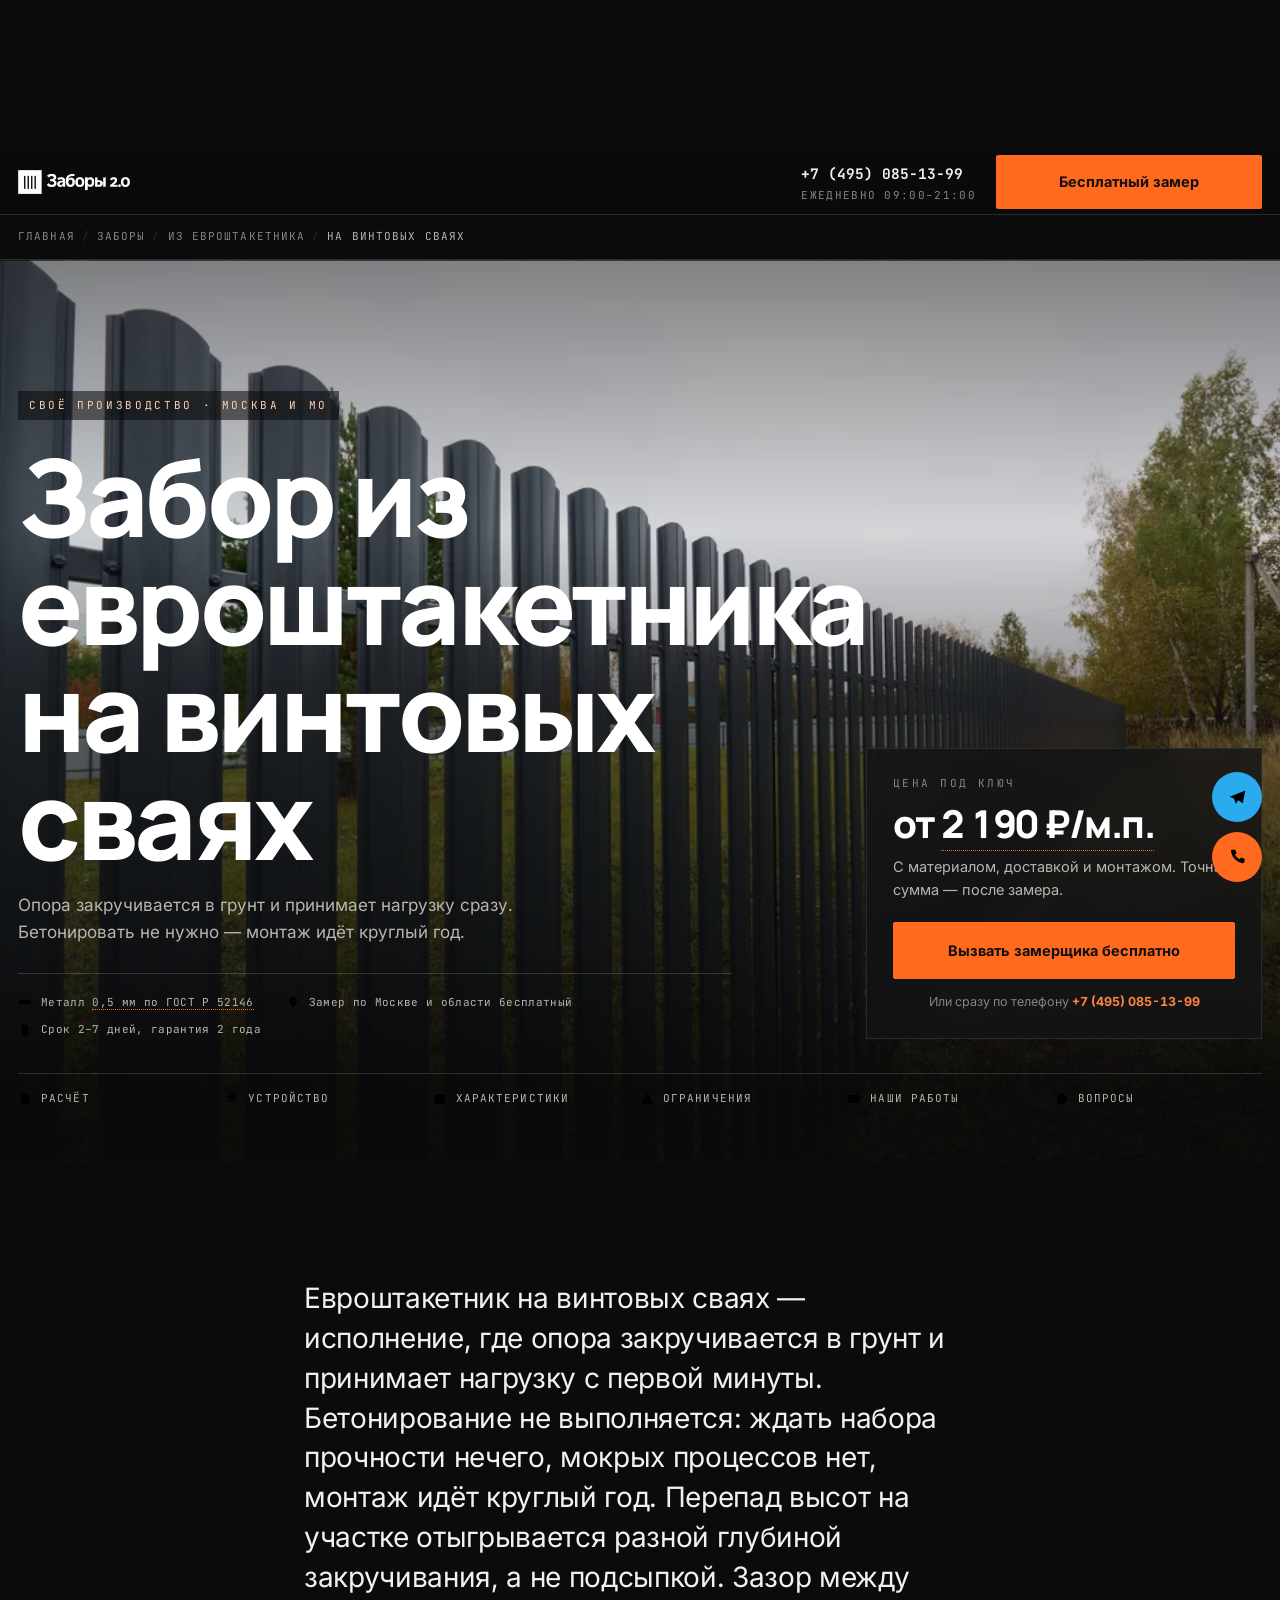
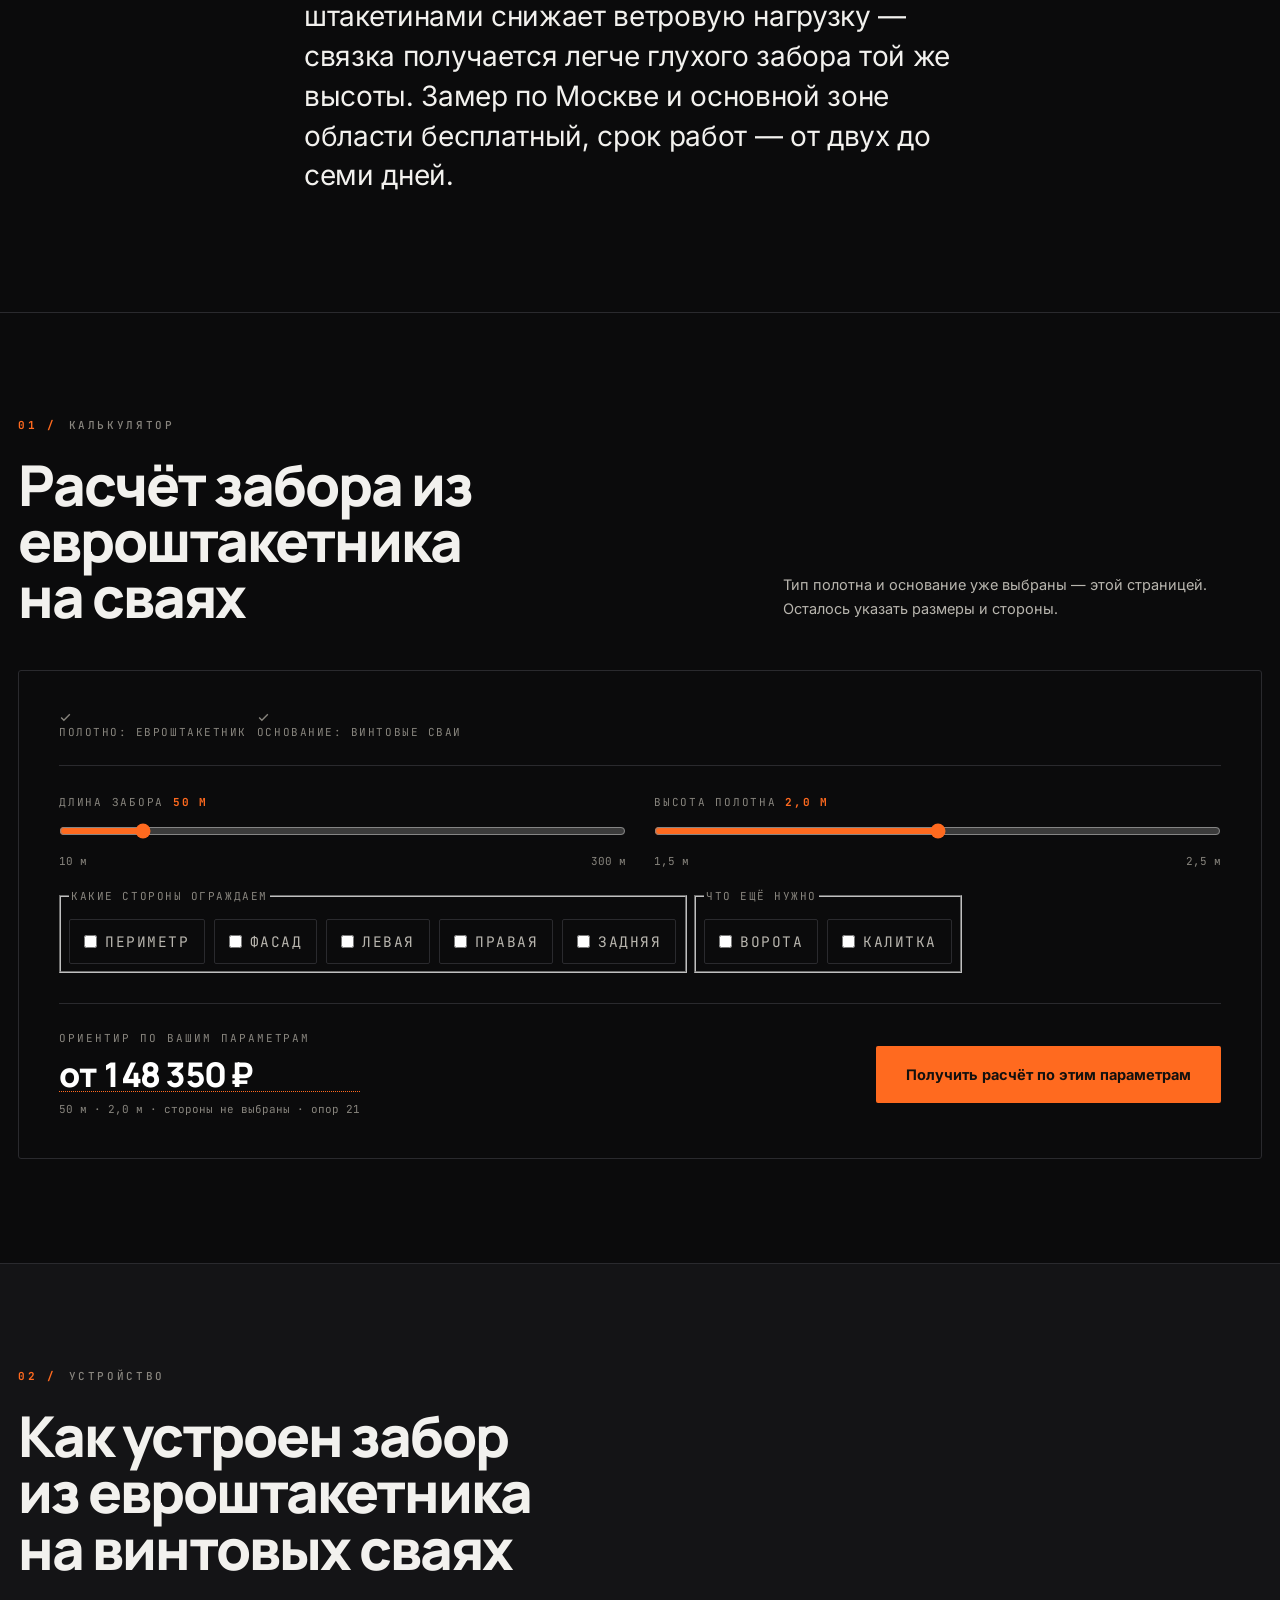
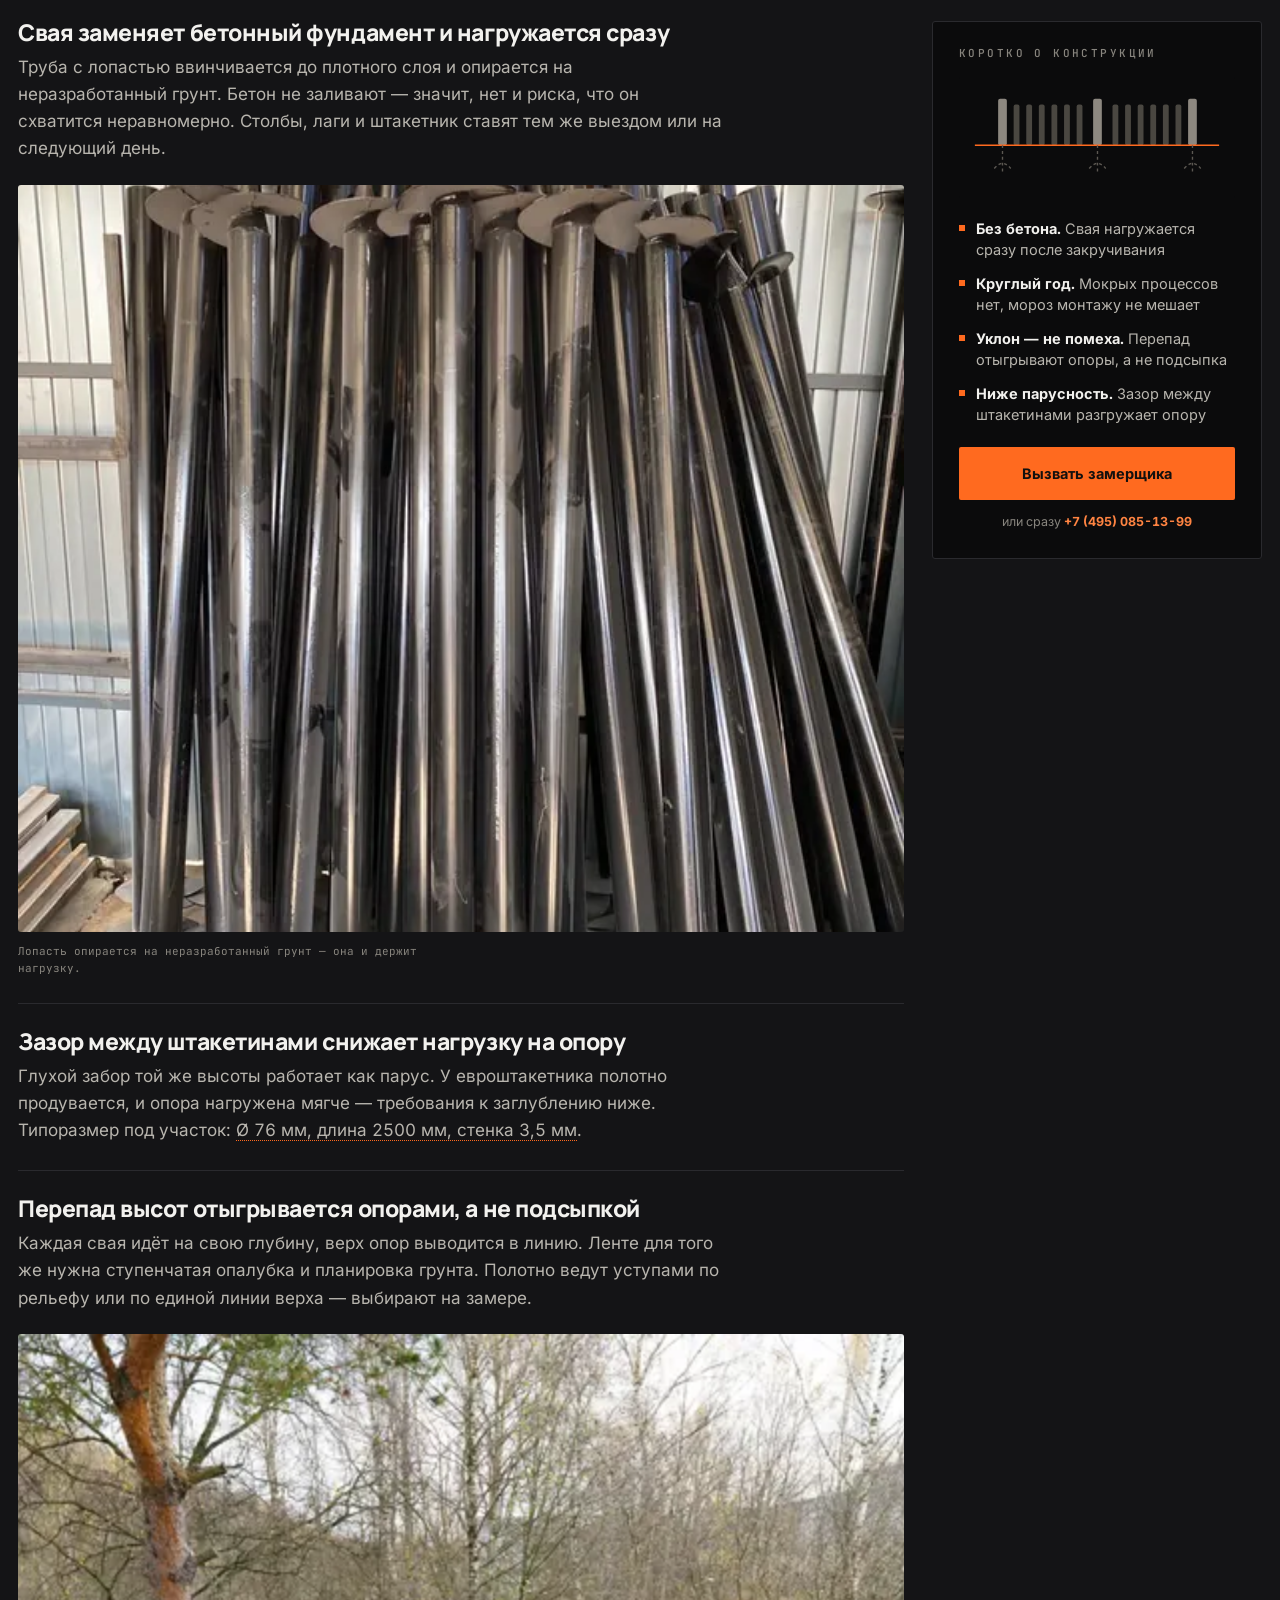
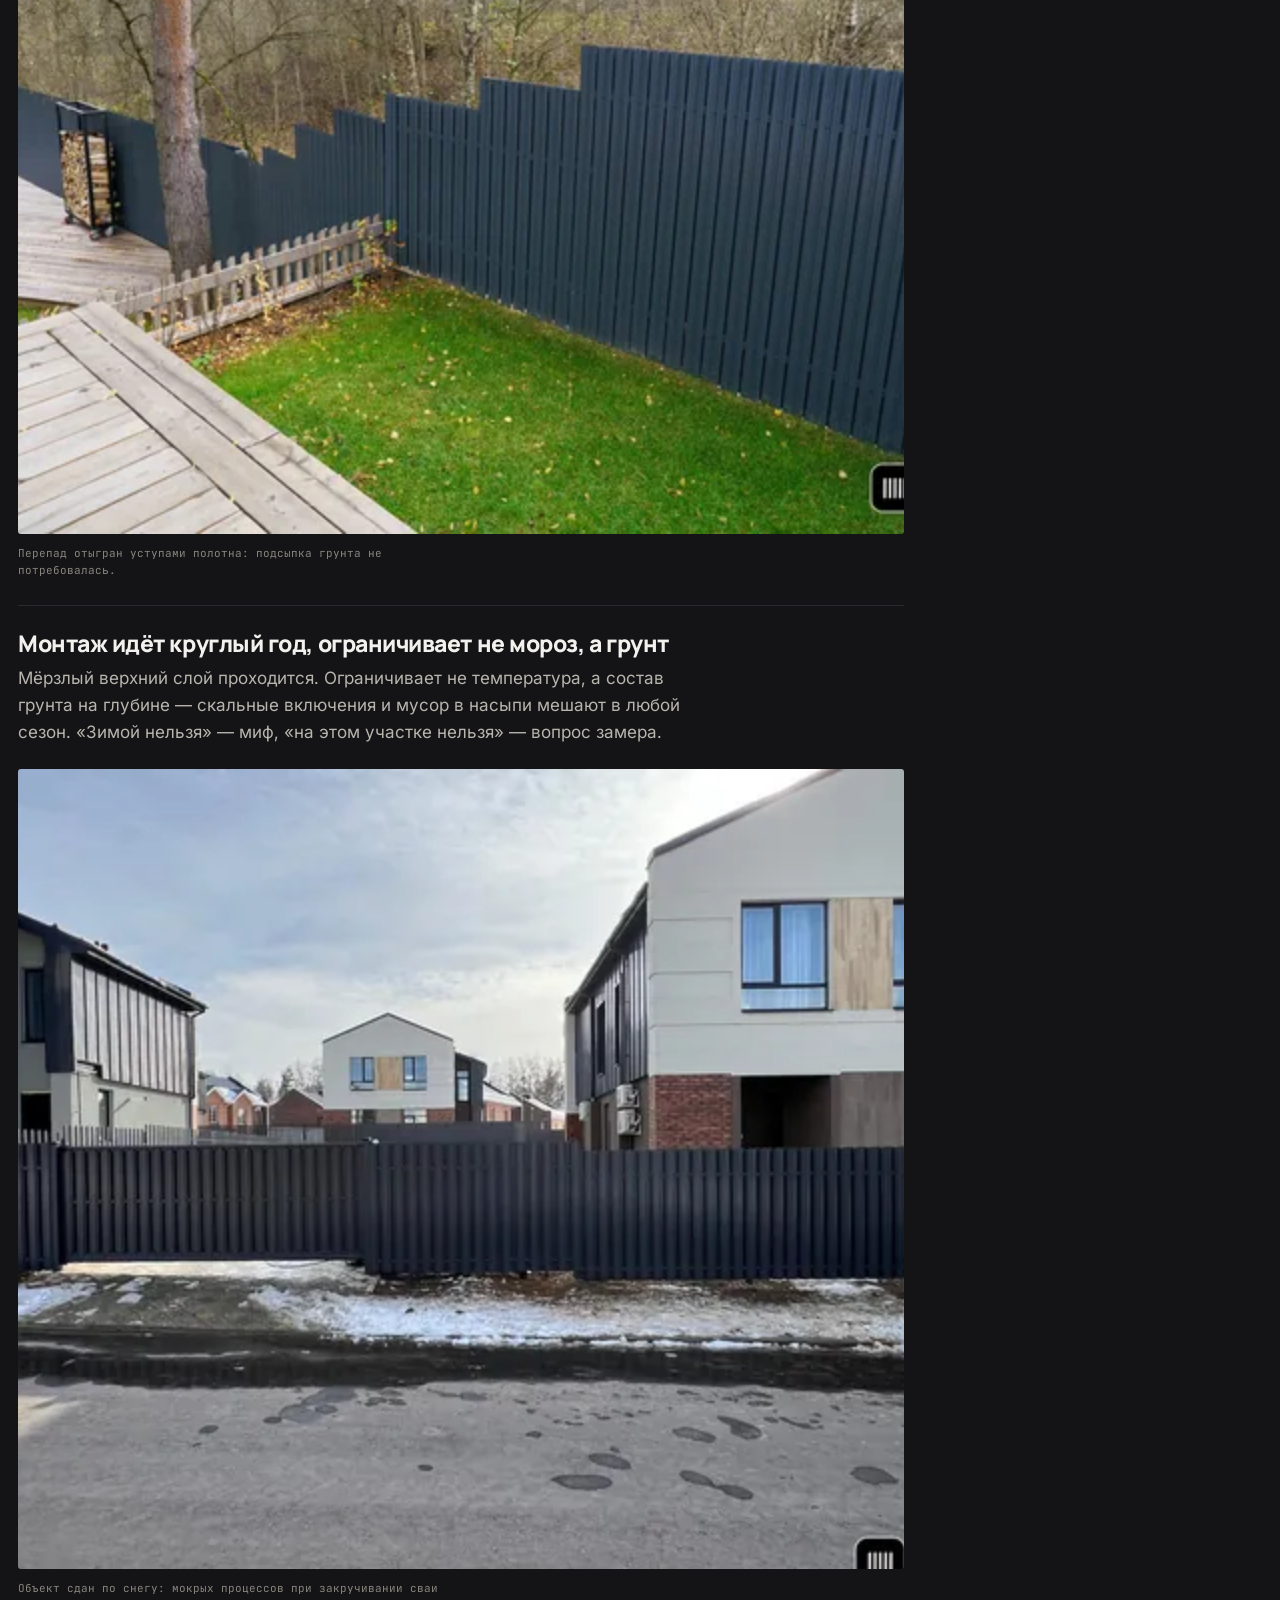
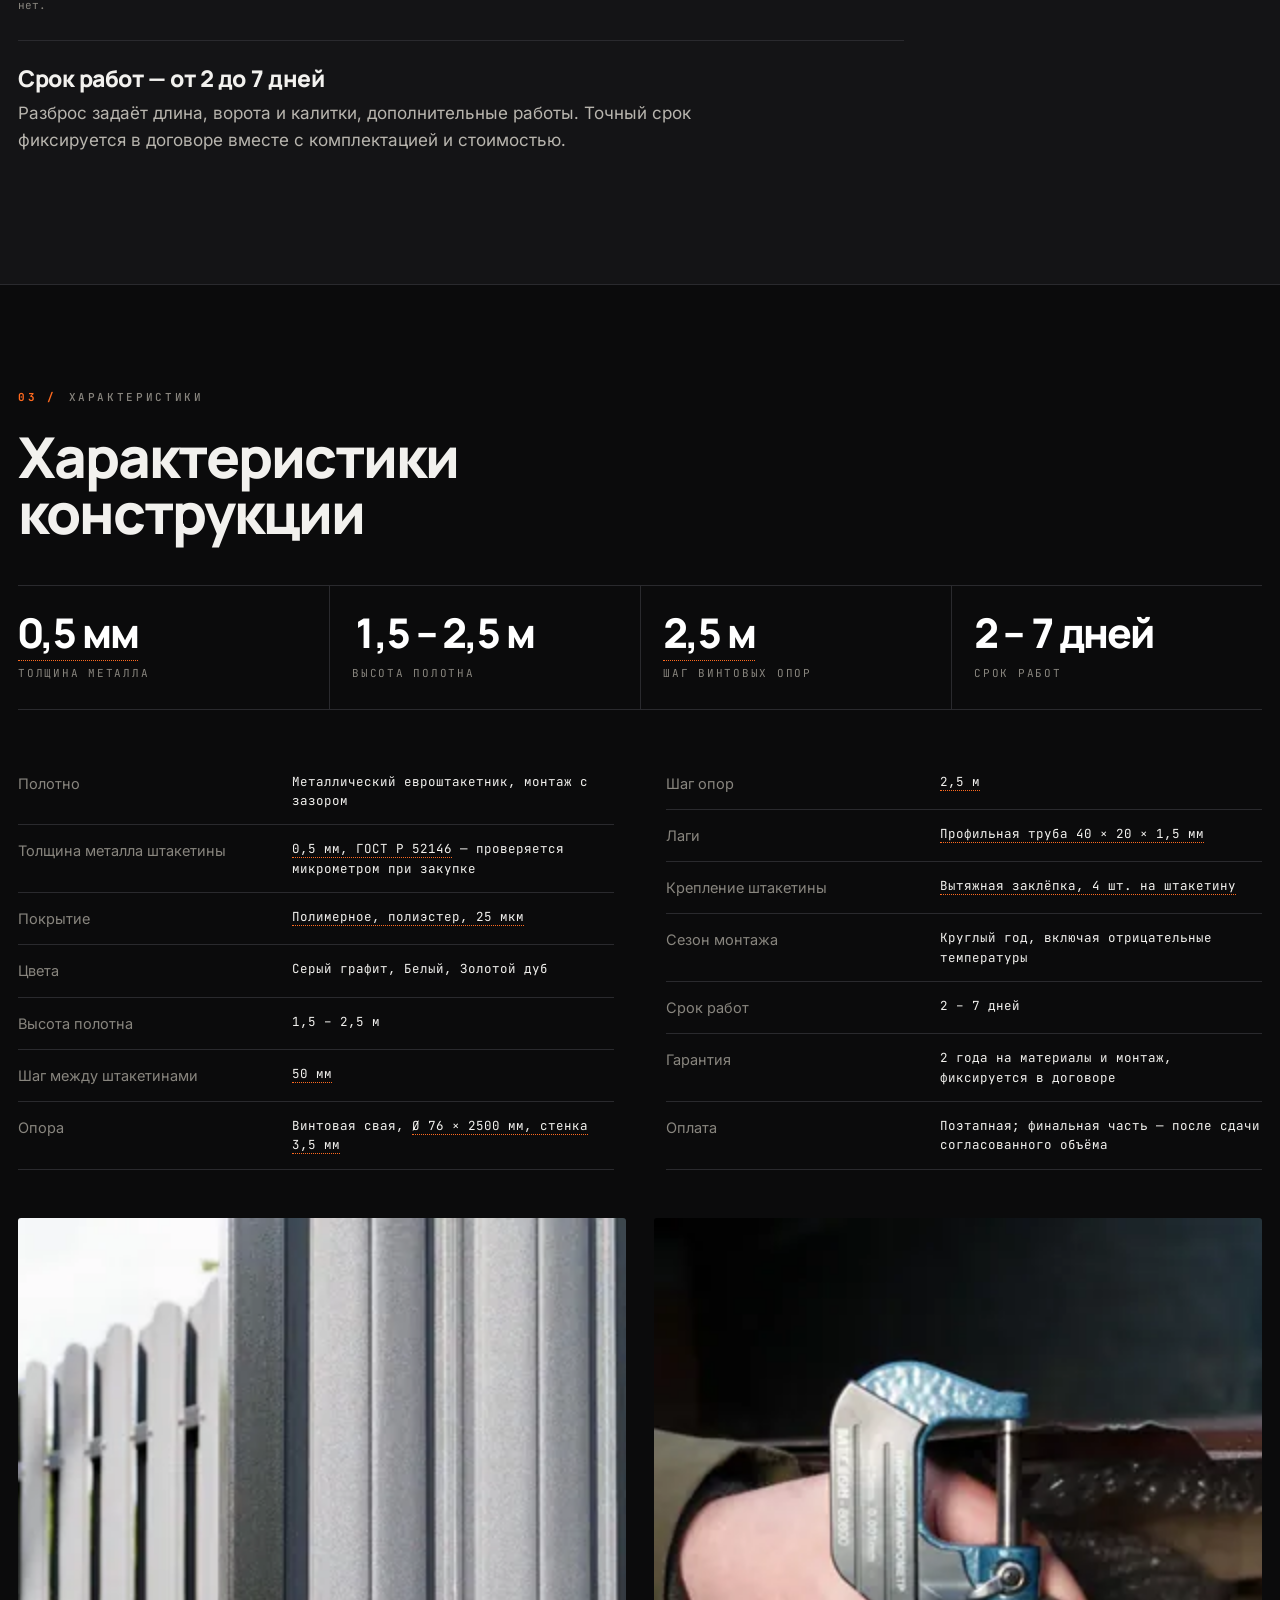
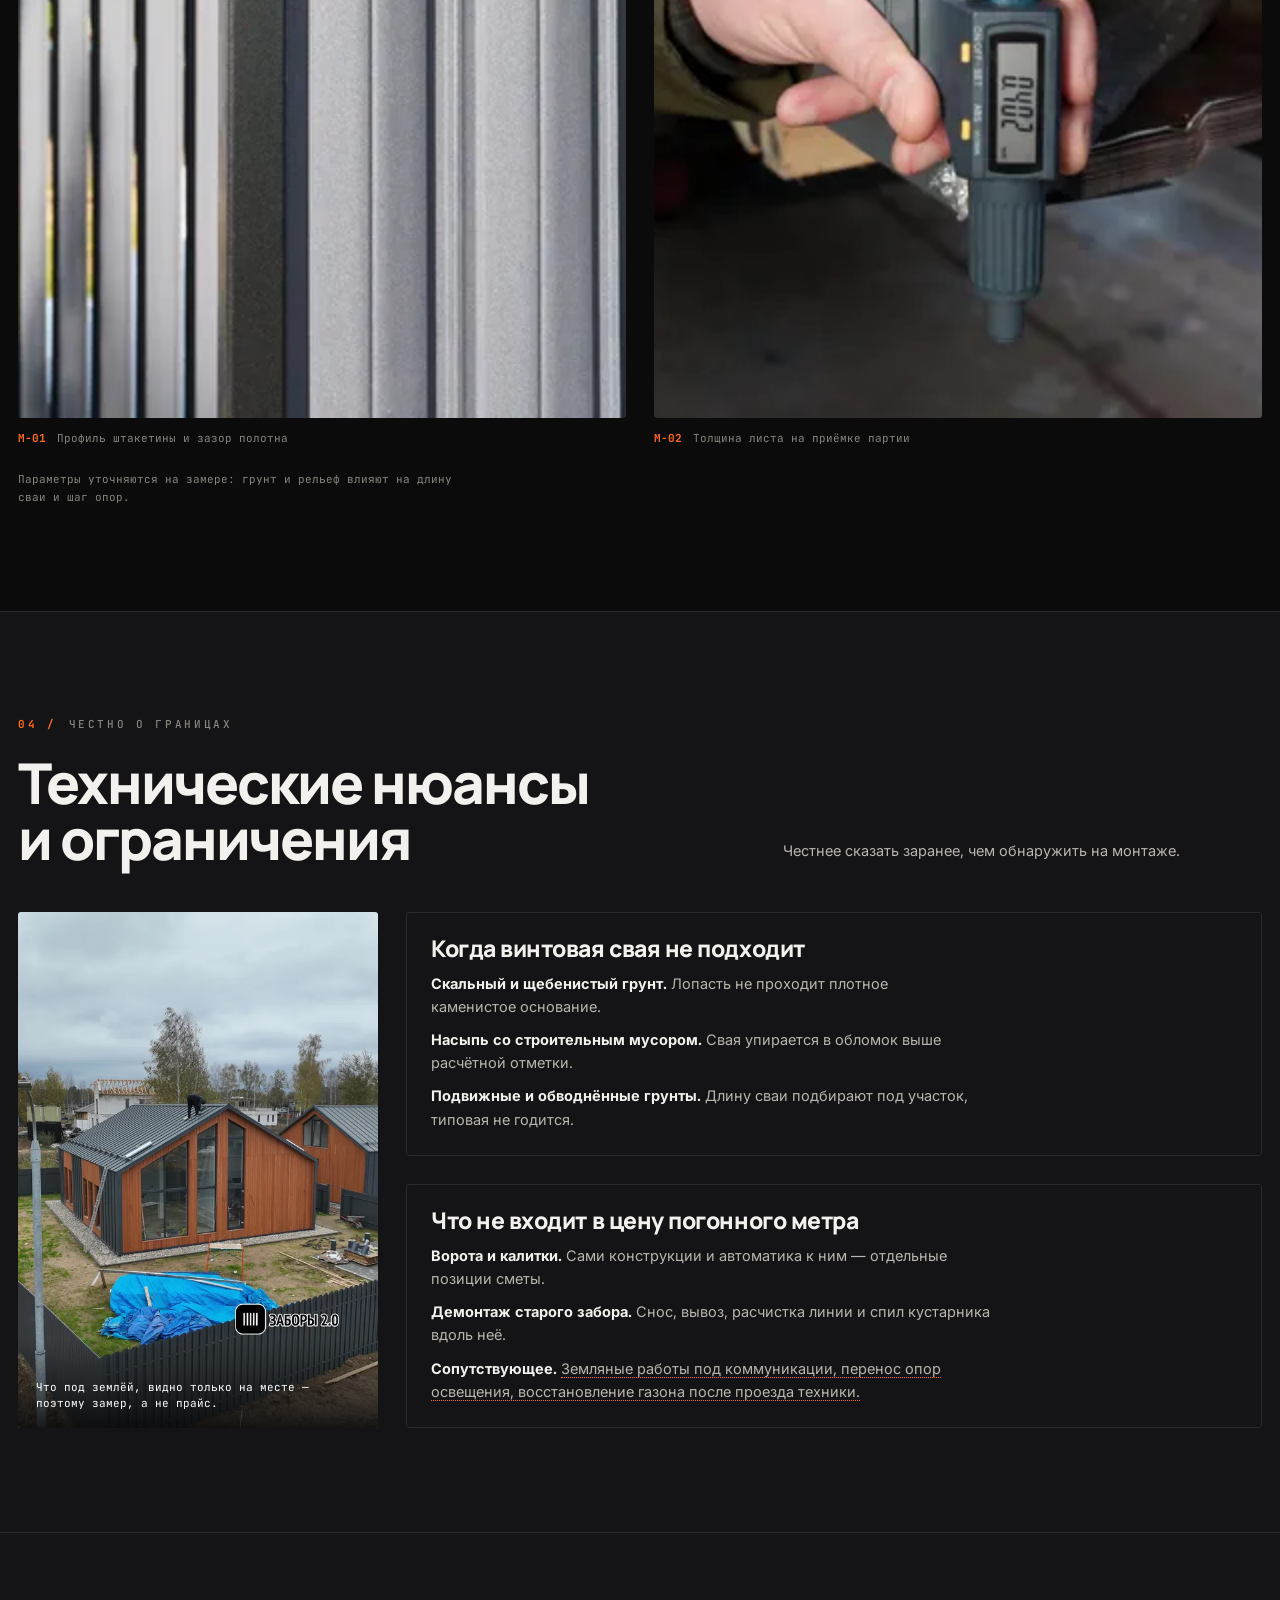
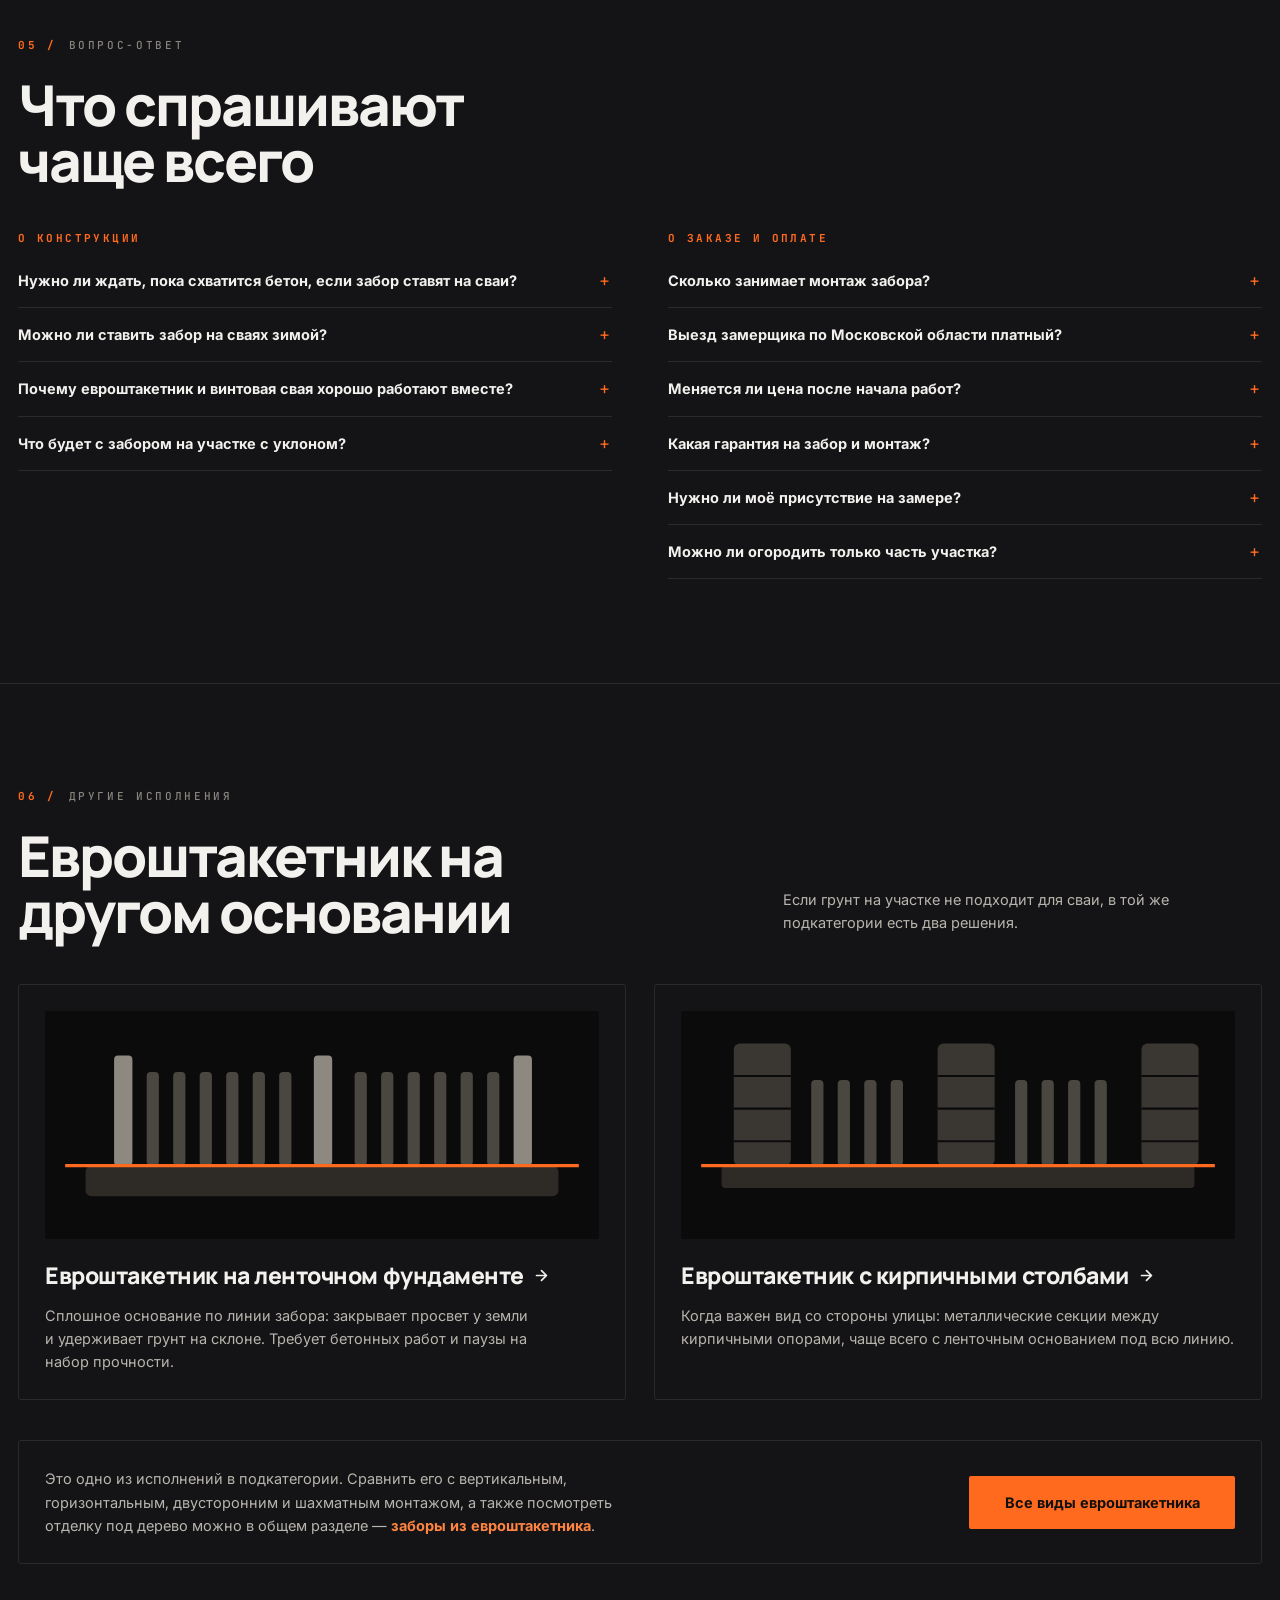
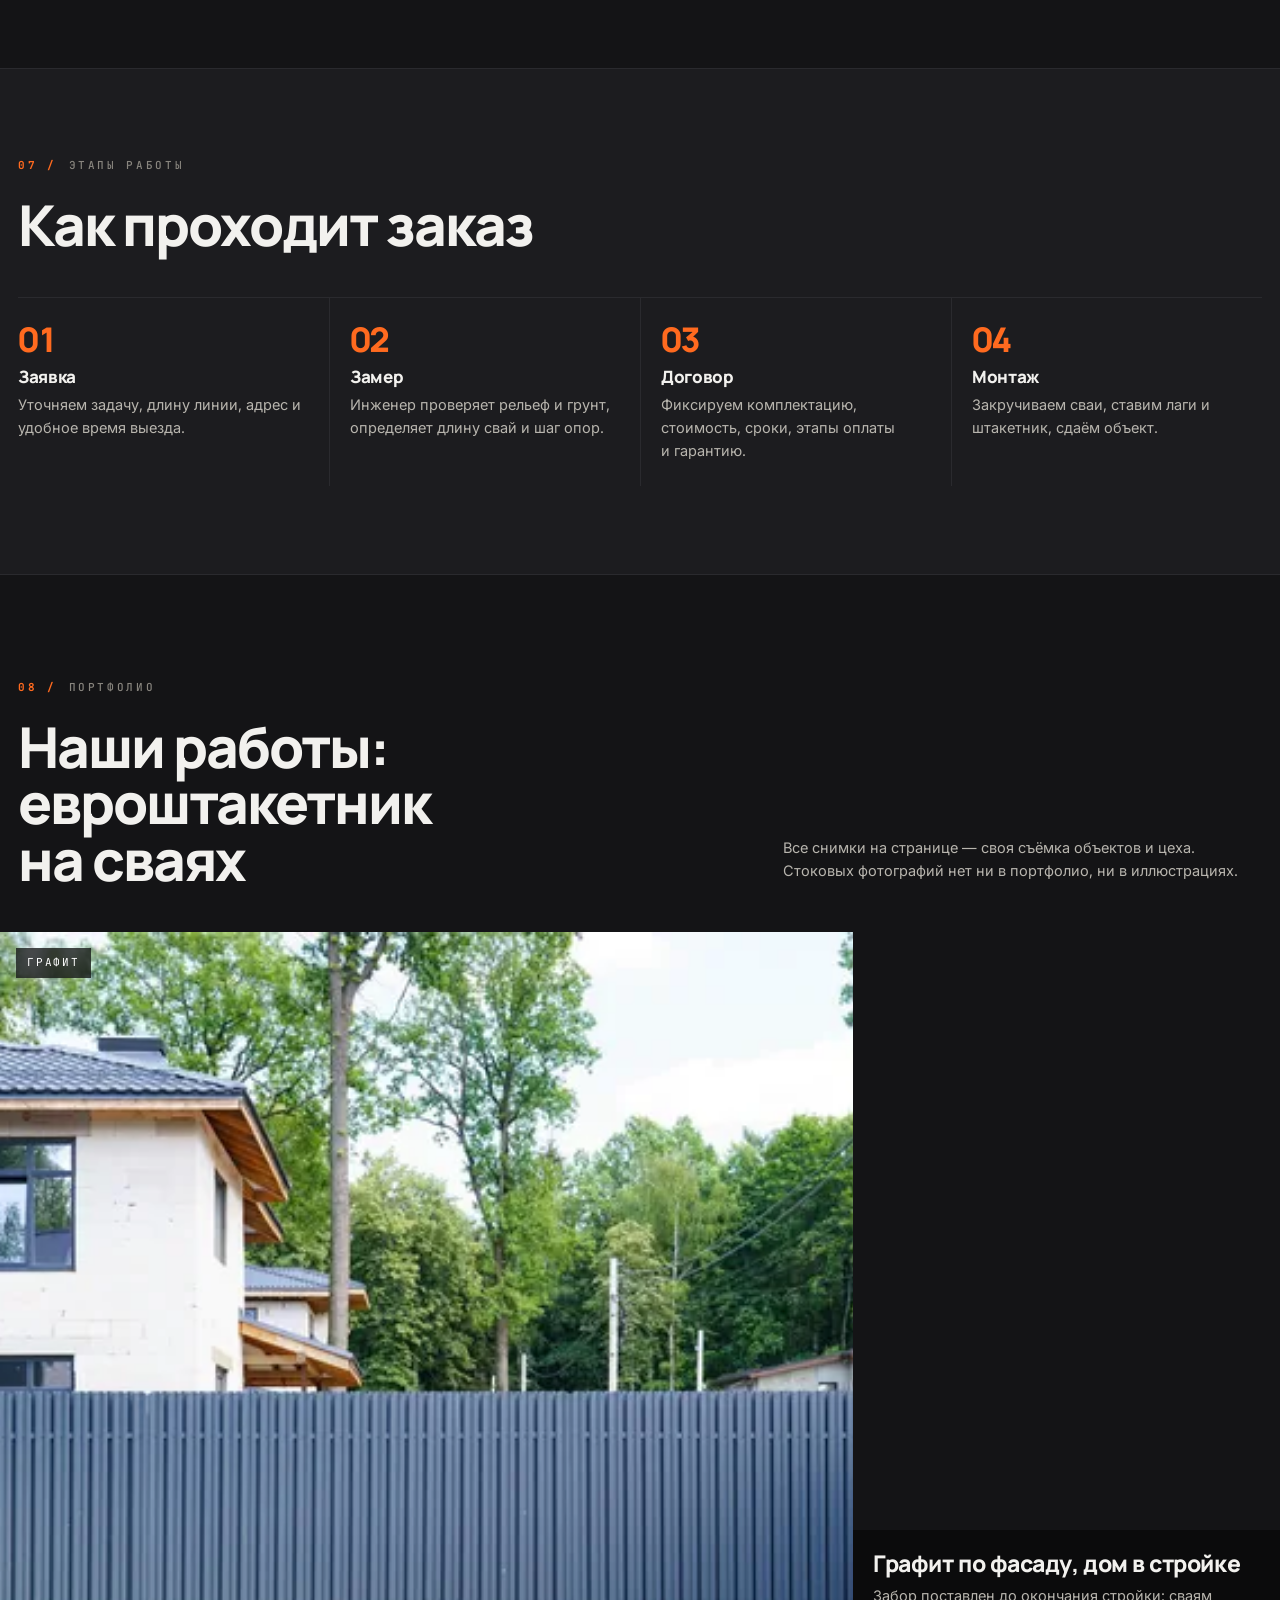
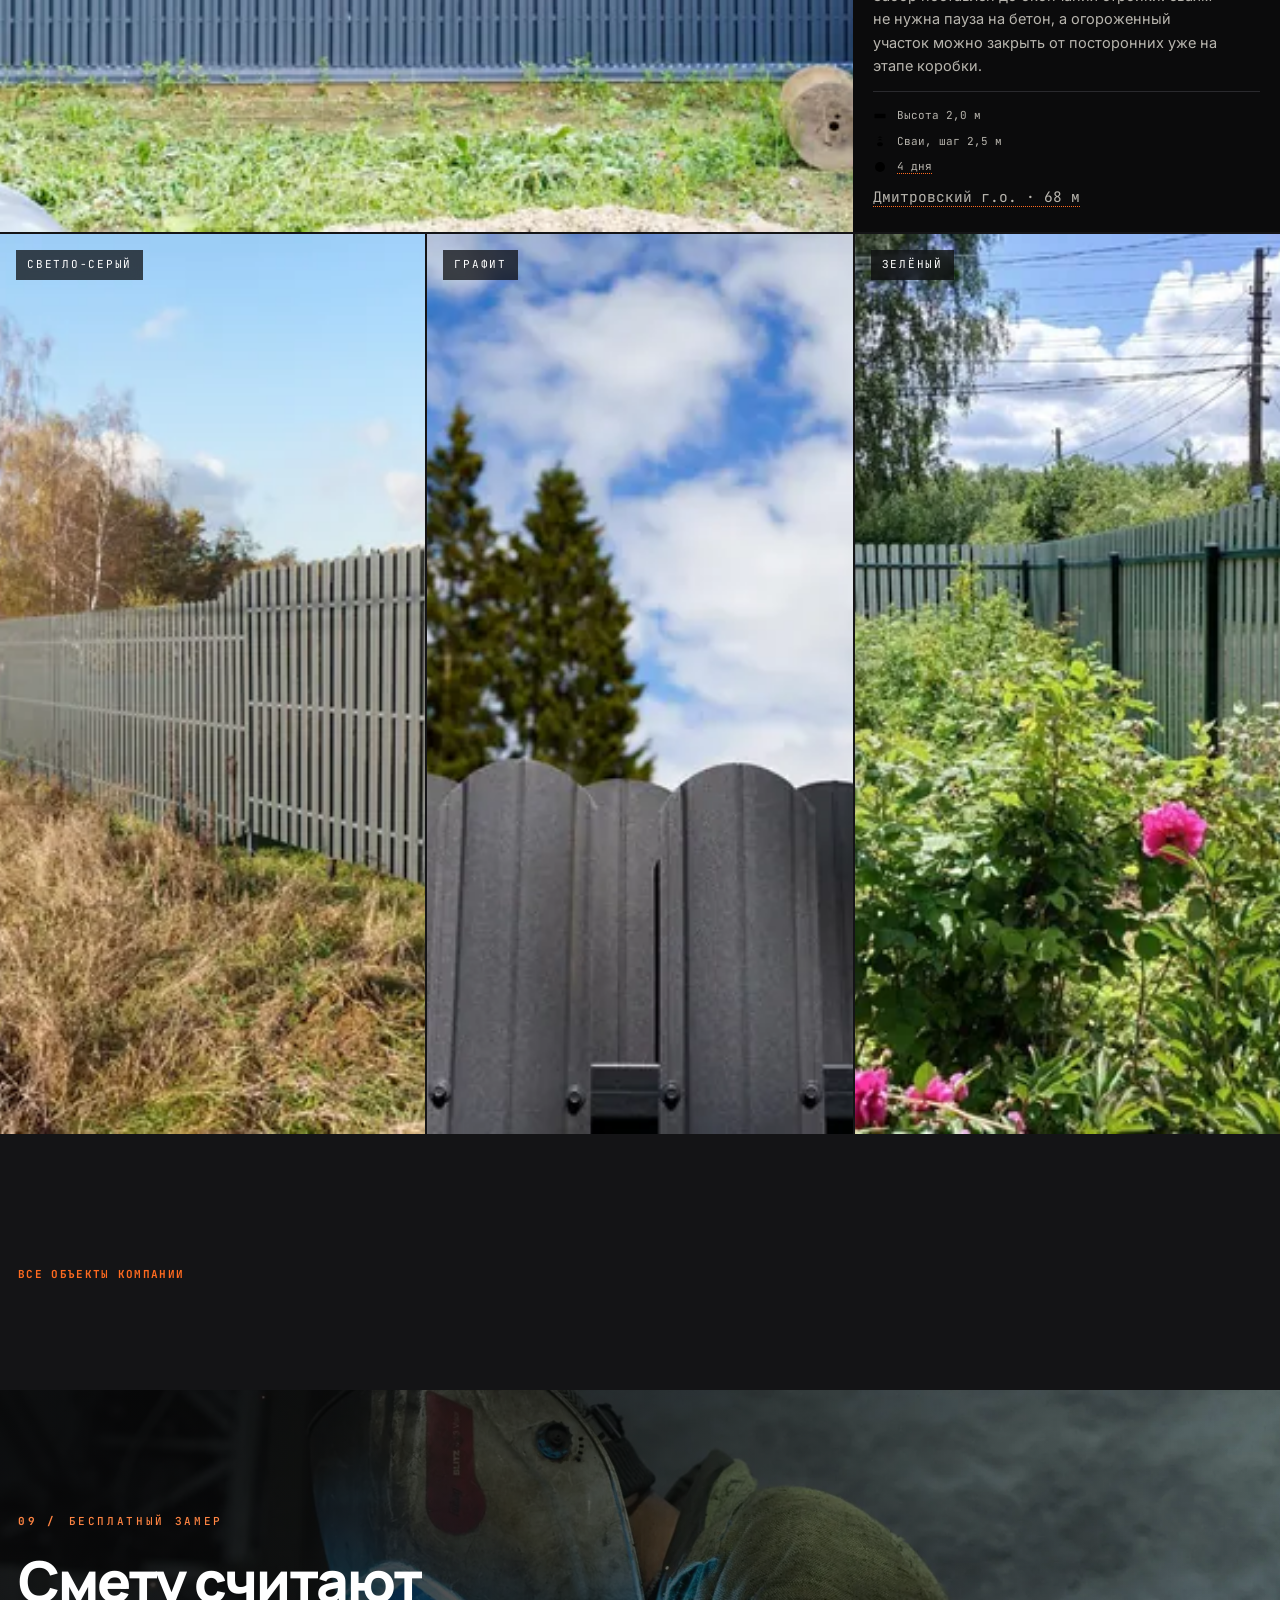
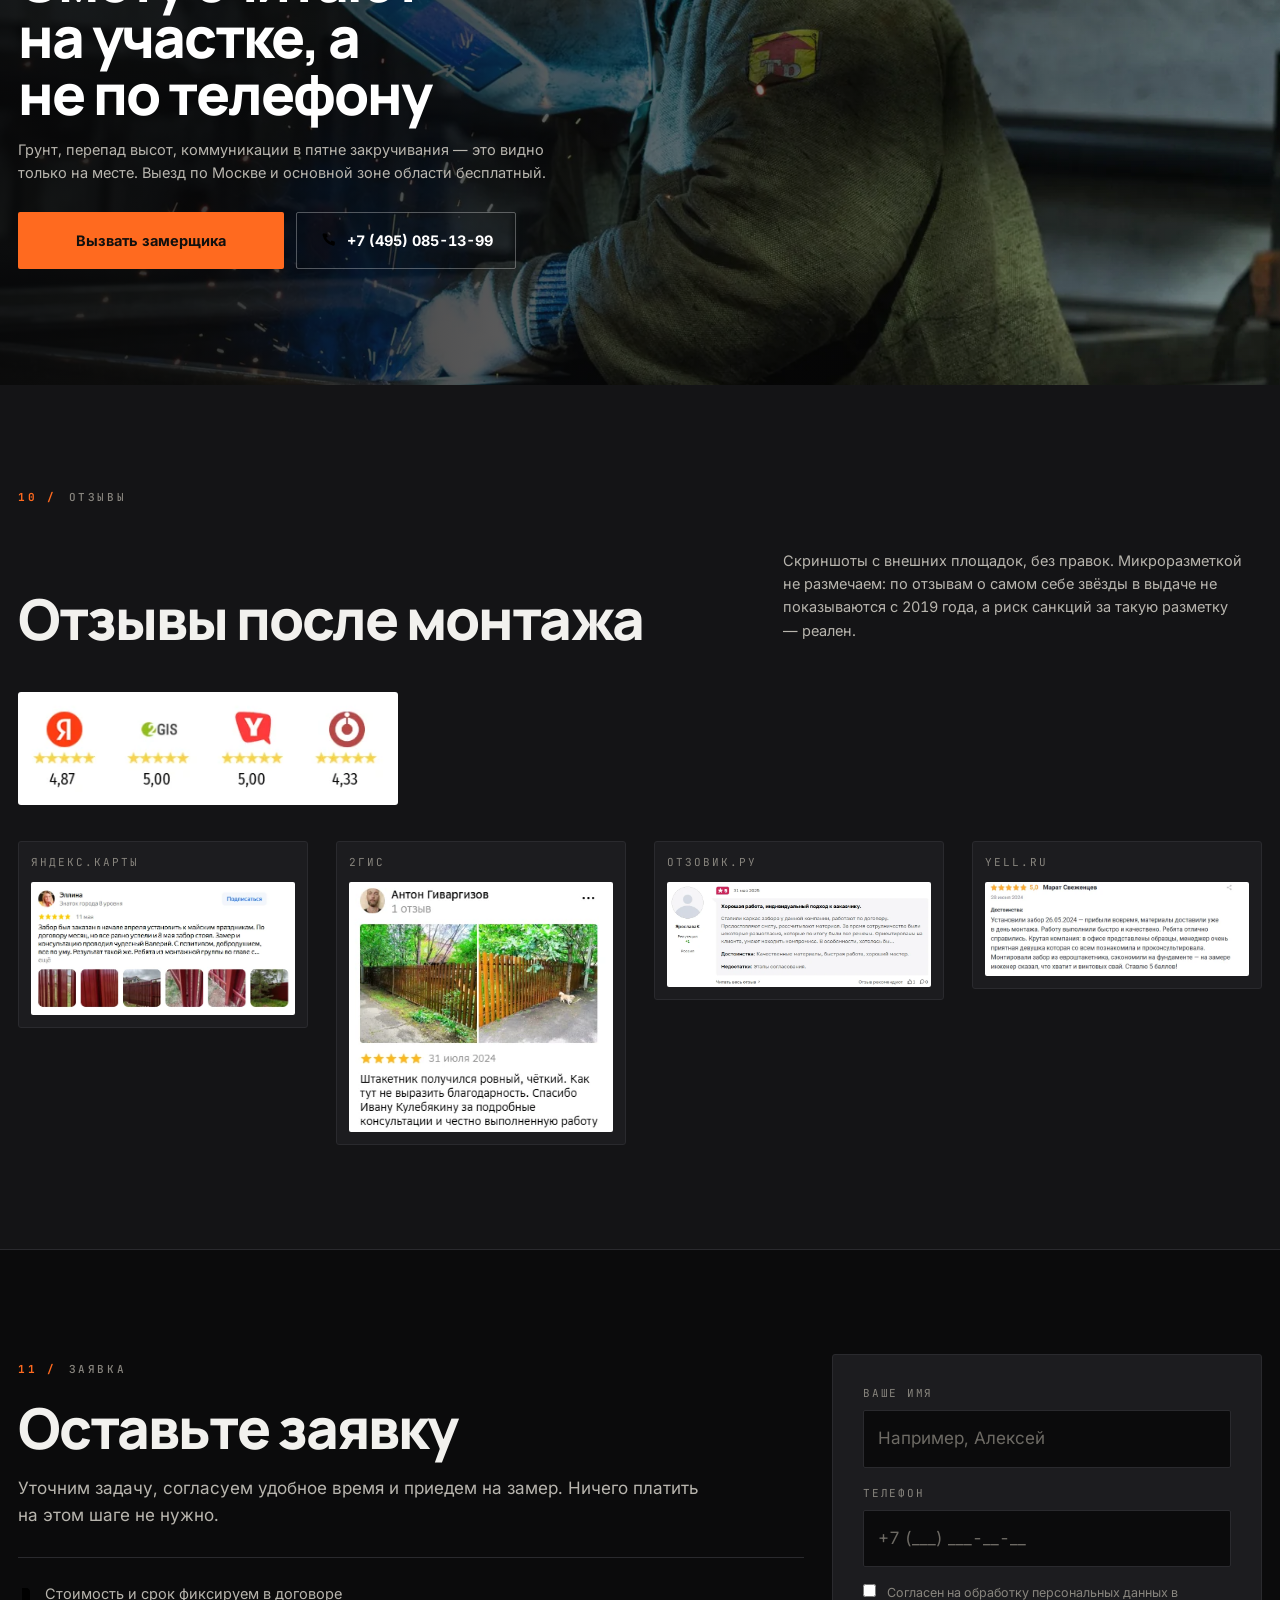
<file: zabory/evroshtaketnik/na-vintovyh-svayah-vitrina/index.html>
<!DOCTYPE html>
<html lang="ru">
<head>
<meta charset="utf-8"/>
<meta name="viewport" content="width=device-width, initial-scale=1.0"/>
<meta name="robots" content="noindex, nofollow"/>

<!-- Сигнальная когерентность: title / H1 / URL / первый абзац говорят об одном -->
<title>vitrina · Забор из евроштакетника на винтовых сваях под ключ в Москве и МО | Заборы 2.0</title>
<meta name="description" content="Забор из евроштакетника на винтовых сваях под ключ в Москве и Московской области: свая заменяет бетонный фундамент, монтаж круглый год, срок 2–7 дней. Бесплатный замер, гарантия 2 года в договоре."/>
<link rel="canonical" href="https://zabory20.ru/zabory/evroshtaketnik/na-vintovyh-svayah/"/>

<meta property="og:type" content="website"/>
<meta property="og:site_name" content="Заборы 2.0"/>
<meta property="og:locale" content="ru_RU"/>
<meta property="og:title" content="Забор из евроштакетника на винтовых сваях под ключ в Москве и МО"/>
<meta property="og:description" content="Свая заменяет бетонный фундамент: без мокрых процессов, без ожидания прочности, монтаж круглый год. Срок 2–7 дней, гарантия 2 года в договоре."/>
<meta property="og:url" content="https://zabory20.ru/zabory/evroshtaketnik/na-vintovyh-svayah/"/>
<meta property="og:image" content="https://zabory20.ru/img/evroshtaketnik-svai/og.jpg"/>
<meta property="og:image:width" content="1200"/>
<meta property="og:image:height" content="630"/>
<meta name="twitter:card" content="summary_large_image"/>

<link rel="icon" href="data:image/svg+xml,%3Csvg xmlns='http://www.w3.org/2000/svg' viewBox='0 0 32 32'%3E%3Crect width='32' height='32' rx='7' fill='%2317191c'/%3E%3Cg fill='%23e8621c'%3E%3Crect x='6' y='8' width='4' height='18' rx='1.4'/%3E%3Crect x='14' y='8' width='4' height='18' rx='1.4'/%3E%3Crect x='22' y='8' width='4' height='18' rx='1.4'/%3E%3C/g%3E%3C/svg%3E"/>

<link rel="preload" as="image" href="../../../img/evroshtaketnik-svai/hero-1800.webp" media="(min-width:1440px)"/>
<link rel="preload" as="image" href="../../../img/evroshtaketnik-svai/hero-1200.webp" media="(min-width:760px) and (max-width:1439px)"/>
<link rel="preload" as="image" href="../../../img/evroshtaketnik-svai/hero-800.webp" media="(max-width:759px)"/>
<link rel="preload" as="font" type="font/woff2" crossorigin href="../../../fonts/inter-var-cyrillic.woff2"/>
<link rel="preload" as="font" type="font/woff2" crossorigin href="../../../fonts/inter-var-latin.woff2"/>
<link rel="preload" as="font" type="font/woff2" crossorigin href="../../../fonts/manrope-var-cyrillic.woff2"/>
<link rel="preload" as="font" type="font/woff2" crossorigin href="../../../fonts/manrope-var-latin.woff2"/>
<link rel="preload" as="font" type="font/woff2" crossorigin href="../../../fonts/manrope-var-dopolnenie.woff2"/>

<script type="application/ld+json">
{
  "@context": "https://schema.org",
  "@type": "BreadcrumbList",
  "itemListElement": [
    { "@type": "ListItem", "position": 1, "name": "Главная", "item": "https://zabory20.ru/" },
    { "@type": "ListItem", "position": 2, "name": "Заборы", "item": "https://zabory20.ru/zabory/" },
    { "@type": "ListItem", "position": 3, "name": "Заборы из евроштакетника", "item": "https://zabory20.ru/zabory/evroshtaketnik/" },
    { "@type": "ListItem", "position": 4, "name": "На винтовых сваях", "item": "https://zabory20.ru/zabory/evroshtaketnik/na-vintovyh-svayah/" }
  ]
}
</script>

<script type="application/ld+json">
{
  "@context": "https://schema.org",
  "@type": "Service",
  "serviceType": "Монтаж забора из евроштакетника на винтовых сваях",
  "name": "Забор из евроштакетника на винтовых сваях под ключ",
  "description": "Производство и монтаж забора из металлического евроштакетника на винтовых сваях в Москве и Московской области. Свая заменяет бетонный фундамент, монтаж возможен круглый год.",
  "provider": {
    "@type": "Organization",
    "name": "ООО «Заборы 2.0»",
    "url": "https://zabory20.ru/",
    "telephone": "+7 (495) 085-13-99",
    "address": {
      "@type": "PostalAddress",
      "streetAddress": "бул. Энтузиастов, 2, БЦ «Golden Gate»",
      "addressLocality": "Москва",
      "addressCountry": "RU"
    }
  },
  "areaServed": [
    { "@type": "City", "name": "Москва" },
    { "@type": "AdministrativeArea", "name": "Московская область" }
  ]
}
</script>

<script type="application/ld+json">
{
  "@context": "https://schema.org",
  "@type": "FAQPage",
  "mainEntity": [
    { "@type": "Question", "name": "Нужно ли ждать, пока схватится бетон, если забор ставят на сваи?",
      "acceptedAnswer": { "@type": "Answer", "text": "Нет. Свая принимает нагрузку сразу после закручивания — бетонирование не выполняется, ждать набора прочности нечего. Столбы, лаги и штакетник монтируют в тот же выезд или на следующий день." } },
    { "@type": "Question", "name": "Можно ли ставить забор на сваях зимой?",
      "acceptedAnswer": { "@type": "Answer", "text": "Да. Закручивание сваи не требует мокрых процессов, поэтому работы идут и при отрицательной температуре. Мёрзлый слой грунта проходится, ограничением является не мороз, а состав грунта на глубине закручивания." } },
    { "@type": "Question", "name": "Почему евроштакетник и винтовая свая хорошо работают вместе?",
      "acceptedAnswer": { "@type": "Answer", "text": "Между штакетинами есть зазор, поэтому полотно продувается и ветровая нагрузка на опору заметно ниже, чем у глухого забора той же высоты. Опора работает в более лёгком режиме, а значит требования к её заглублению мягче." } },
    { "@type": "Question", "name": "Что будет с забором на участке с уклоном?",
      "acceptedAnswer": { "@type": "Answer", "text": "Свая закручивается на разную глубину, поэтому перепад отыгрывается опорами, а не подсыпкой и не ступенчатым бетонным основанием. Полотно ведут либо уступами по рельефу, либо по единой линии верха — вариант выбирают на замере." } },
    { "@type": "Question", "name": "Сколько занимает монтаж забора?",
      "acceptedAnswer": { "@type": "Answer", "text": "Обычно от 2 до 7 дней — срок зависит от длины, типа основания, ворот и дополнительных работ. Точный срок фиксируем после замера." } },
    { "@type": "Question", "name": "Меняется ли цена после начала работ?",
      "acceptedAnswer": { "@type": "Answer", "text": "После замера и согласования комплектации стоимость фиксируется в смете и договоре. Дополнительные работы выполняем только после согласования." } },
    { "@type": "Question", "name": "Какая гарантия на забор и монтаж?",
      "acceptedAnswer": { "@type": "Answer", "text": "Гарантия — 2 года на материалы и монтаж. Условия гарантии фиксируются в договоре." } },
    { "@type": "Question", "name": "Выезд замерщика по Московской области платный?",
      "acceptedAnswer": { "@type": "Answer", "text": "Замер по Москве и основной зоне выезда по Московской области — бесплатный. Для удалённых адресов условия согласуем заранее." } },
    { "@type": "Question", "name": "Нужно ли моё присутствие на замере?",
      "acceptedAnswer": { "@type": "Answer", "text": "Желательно: на месте решаются вопросы, которые по телефону не решить — где будут ворота и калитка, как вести полотно по уклону, где проходят коммуникации. Если приехать не получается, работаем по вашим отметкам и согласуем схему до начала работ." } },
    { "@type": "Question", "name": "Можно ли огородить только часть участка?",
      "acceptedAnswer": { "@type": "Answer", "text": "Да. Считается любая комбинация сторон — только фасад, фасад с одной боковой, любая часть периметра. Остальные стороны можно доделать позже: опоры и полотно те же, стык будет незаметен." } }
  ]
}
</script>

<style>/* ═══════════════════════════════════════════════════════════════════════
   НАПРАВЛЕНИЕ В — «ВИТРИНА»

   Тёмная продуктовая страница. Так показывают технику: чёрное поле,
   фотография во всю ширину, крупные числа, минимум лишнего.

   Чем отличается от двух других:
   · Основа тёмная. Фотография не борется с бумагой, а лежит на чёрном
     и от этого выигрывает — как в каталоге техники.
   · Разделы — горизонтальные полосы во всю ширину окна, а не колонки
     в контейнере. Ритм задаёт чередование «полоса с фотографией —
     полоса с данными».
   · Заголовки плотные, разрядка отрицательная, кегль крупный.
   · Числа характеристик подняты до размера заголовка: спецификация
     работает как табло, а не как таблица мелким шрифтом.
   · Оранжевый — единственный сигнал, и он только на действии.
   ═══════════════════════════════════════════════════════════════════ */

@font-face{font-family:Inter;font-style:normal;font-weight:400 800;font-display:swap;
  src:url('../../../fonts/inter-var-cyrillic.woff2') format('woff2');unicode-range:U+0301,U+0400-045F,U+0490-0491,U+04B0-04B1,U+2116}
@font-face{font-family:Inter;font-style:normal;font-weight:400 800;font-display:swap;
  src:url('../../../fonts/inter-var-latin.woff2') format('woff2');unicode-range:U+0000-00FF,U+0131,U+0152-0153,U+02BB-02BC,U+02C6,U+02DA,U+02DC,U+0304,U+0308,U+0329,U+2000-206F,U+20AC,U+2122,U+2191,U+2193,U+2212,U+2215,U+FEFF,U+FFFD}
@font-face{font-family:Inter;font-style:normal;font-weight:400 800;font-display:swap;
  src:url('../../../fonts/inter-var-dopolnenie.woff2') format('woff2');unicode-range:U+20BD}
@font-face{font-family:Manrope;font-style:normal;font-weight:700 800;font-display:swap;
  src:url('../../../fonts/manrope-var-cyrillic.woff2') format('woff2');unicode-range:U+0301,U+0400-045F,U+0490-0491,U+04B0-04B1,U+2116}
@font-face{font-family:Manrope;font-style:normal;font-weight:700 800;font-display:swap;
  src:url('../../../fonts/manrope-var-latin.woff2') format('woff2');unicode-range:U+0000-00FF,U+0131,U+0152-0153,U+02BB-02BC,U+02C6,U+02DA,U+02DC,U+0304,U+0308,U+0329,U+2000-206F,U+20AC,U+2122,U+2191,U+2193,U+2212,U+2215,U+FEFF,U+FFFD}
@font-face{font-family:Manrope;font-style:normal;font-weight:700 800;font-display:swap;
  src:url('../../../fonts/manrope-var-dopolnenie.woff2') format('woff2');unicode-range:U+20BD}
@font-face{font-family:'JetBrains Mono';font-style:normal;font-weight:400 700;font-display:swap;
  src:url('../../../fonts/jetbrainsmono-var-cyrillic.woff2') format('woff2');unicode-range:U+0301,U+0400-045F,U+0490-0491,U+04B0-04B1,U+2116}
@font-face{font-family:'JetBrains Mono';font-style:normal;font-weight:400 700;font-display:swap;
  src:url('../../../fonts/jetbrainsmono-var-latin.woff2') format('woff2');unicode-range:U+0000-00FF,U+0131,U+0152-0153,U+02BB-02BC,U+02C6,U+02DA,U+02DC,U+0304,U+0308,U+0329,U+2000-206F,U+20AC,U+2122,U+2191,U+2193,U+2212,U+2215,U+FEFF,U+FFFD}

:root{
  --void:#0b0b0c;              /* основа */
  --panel:#141416;             /* полоса-панель */
  --panel-2:#1c1c1f;
  --line:#2a2a2e;
  --text:#f2f1ee;
  --text-2:#b8b5ae;
  --muted:#88857e;
  --signal:#ff6a1f;
  --signal-2:#ff8442;

  --sans:Inter,system-ui,-apple-system,Segoe UI,Arial,sans-serif;
  --grot:Manrope,Inter,sans-serif;
  --mono:'JetBrains Mono',ui-monospace,Consolas,monospace;

  --t-display:clamp(46px,8.4vw,116px);
  --t-head:clamp(30px,4.4vw,60px);
  --t-sub:23px;
  --t-body:17px;
  --t-note:14.5px;
  --t-mono:11px;

  --container:1280px;
  --gutter:28px;
  --pad:104px;
  --step:28px;
}
@media (min-width:1700px){:root{--container:1440px;--pad:120px}}
@media (min-width:2400px){:root{--container:1620px;--pad:136px;--t-body:18.5px}}

*,*::before,*::after{box-sizing:border-box}
*{margin:0}
html{-webkit-text-size-adjust:100%;scroll-behavior:smooth;scroll-padding-top:78px}
@media (prefers-reduced-motion:reduce){html{scroll-behavior:auto}
  *{animation:none!important;transition:none!important}}
body{overflow-x:clip;font-family:var(--sans);background:var(--void);color:var(--text);
  font-size:var(--t-body);line-height:1.6;-webkit-font-smoothing:antialiased;
  font-variant-numeric:tabular-nums}
img,svg{display:block;max-width:100%}
a{color:inherit;text-decoration:none}
a:hover{text-decoration:underline;text-underline-offset:3px}
:focus-visible{outline:2px solid var(--signal);outline-offset:3px}
h1,h2,h3{font-family:var(--grot);font-weight:800;line-height:1;
  letter-spacing:-.035em;text-wrap:balance}
p{text-wrap:pretty}
.wrap{width:min(100% - 36px,var(--container));margin-inline:auto}

/* ── ПОЛОСЫ: чередование «тьма — панель» ──────────────────────────── */
.section{position:relative;padding:72px 0;background:var(--void)}
@media (min-width:1000px){.section{padding:var(--pad) 0}}
.section--white{background:var(--panel)}
.section--warm{background:var(--panel-2)}
.section+.section{border-top:1px solid var(--line)}

.section-head{margin-bottom:44px;max-width:none}
.kicker{display:inline-flex;align-items:center;gap:12px;font-family:var(--mono);
  font-size:var(--t-mono);font-weight:500;letter-spacing:.24em;text-transform:uppercase;
  color:var(--muted);margin-bottom:22px}
.kicker::before{content:attr(data-no);color:var(--signal);font-weight:700}
.section-head h2{font-size:var(--t-head);max-width:17ch}
/* Второй левый край: заголовок слева, поясняющая строка —
   во второй колонке под ним, как подзаголовок в каталоге. */
@media (min-width:1100px){
  .section-head{display:grid;grid-template-columns:minmax(0,7fr) minmax(0,5fr);
    gap:0 var(--gutter);align-items:end}
  .section-head .kicker{grid-column:1 / -1}
  .section-head h2{grid-column:1}
  .section-head p{grid-column:2;margin-top:0;padding-left:var(--gutter);
    padding-bottom:6px}
}
.section-head p{margin-top:20px;color:var(--text-2);font-size:var(--t-note);
  max-width:56ch}

/* ── ШАПКА ────────────────────────────────────────────────────────── */
.site-header{position:sticky;top:0;z-index:50;background:rgba(11,11,12,.86);
  backdrop-filter:blur(12px);border-bottom:1px solid var(--line)}
.header-row{display:flex;align-items:center;justify-content:space-between;gap:20px;
  min-height:64px}
.logo-img{width:112px;height:auto}
.header-right{display:flex;align-items:center;gap:20px}
.header-phone{font-family:var(--mono);font-weight:700;font-size:14.5px;color:var(--text)}
.header-hours{display:block;font-family:var(--mono);font-size:11px;letter-spacing:.12em;
  text-transform:uppercase;color:var(--muted);font-weight:400}
@media (max-width:719px){.header-hours{display:none}}
.crumbs{padding:13px 0;font-family:var(--mono);font-size:11px;letter-spacing:.1em;
  text-transform:uppercase;background:var(--void);border-bottom:1px solid var(--line)}
.crumbs ol{list-style:none;padding:0;margin:0;display:flex;flex-wrap:wrap;gap:7px}
.crumbs li+li::before{content:"/";margin-right:7px;color:var(--line)}
.crumbs a{color:var(--muted)}
.crumbs [aria-current]{color:var(--text-2)}

/* ── ЭКРАН ЗАПУСКА: фотография во всю ширину, титул снизу ─────────── */
.hero{position:relative;color:#fff;background:var(--void);
  background-image:
    linear-gradient(180deg,rgba(8,8,9,.5) 0%,rgba(8,8,9,.12) 30%,rgba(8,8,9,.94) 92%),
    url('../../../img/evroshtaketnik-svai/hero-1200.webp');
  background-size:cover;background-position:center;padding:60px 0 40px}
@media (max-width:759px){.hero{background-image:
  linear-gradient(180deg,rgba(8,8,9,.55) 0%,rgba(8,8,9,.3) 26%,rgba(8,8,9,.96) 88%),
  url('../../../img/evroshtaketnik-svai/hero-800.webp')}}
@media (min-width:1440px){.hero{background-image:
  linear-gradient(180deg,rgba(8,8,9,.5) 0%,rgba(8,8,9,.12) 30%,rgba(8,8,9,.94) 92%),
  url('../../../img/evroshtaketnik-svai/hero-1800.webp')}}
@media (min-width:1000px){.hero{min-height:min(96svh,1000px);display:grid;
  align-content:end;padding:130px 0 40px}}
.hero-grid{display:grid;gap:34px var(--gutter)}
@media (min-width:1000px){.hero-grid.g12{grid-template-columns:repeat(12,minmax(0,1fr));
  align-items:end}
  .hero-grid > *:first-child{grid-column:span 7}
  .hero-grid > aside{grid-column:span 4 / -1}}
h1{font-size:var(--t-display);margin-bottom:20px}
.hero .lead{font-size:17px;color:var(--text-2);max-width:46ch}
.eyebrow{display:inline-block;font-family:var(--mono);font-size:var(--t-mono);
  letter-spacing:.24em;text-transform:uppercase;color:#ffd0b0;
  margin-bottom:22px;background:rgba(8,8,9,.55);padding:6px 11px}
.hero-facts{list-style:none;padding:20px 0 0;margin-top:26px;
  border-top:1px solid rgba(255,255,255,.16);display:flex;flex-wrap:wrap;gap:10px 32px}
.hero-facts li{display:flex;align-items:center;gap:9px;font-family:var(--mono);
  font-size:11px;color:var(--text-2);letter-spacing:.03em}
.hero-facts .ic{width:14px;height:14px;color:var(--signal);flex:none}

.price-card{background:rgba(20,20,22,.82);backdrop-filter:blur(10px);
  border:1px solid var(--line);padding:26px}
.price-card .label{display:block;font-family:var(--mono);font-size:var(--t-mono);
  letter-spacing:.22em;text-transform:uppercase;color:var(--muted);margin-bottom:12px}
.price-card .value{font-family:var(--grot);font-size:clamp(30px,3vw,42px);
  font-weight:800;line-height:1;letter-spacing:-.04em;color:#fff}
.price-card .note{font-size:14.5px;color:var(--text-2);margin:12px 0 20px}
.price-card .sub{display:block;margin-top:13px;text-align:center;font-size:12.5px;
  color:var(--muted)}
.price-card .sub a{color:var(--signal-2);font-weight:700;white-space:nowrap}
.price-card hr{display:none}

/* ── БЫСТРЫЕ ССЫЛКИ ───────────────────────────────────────────────── */
.jump-wrap{margin-top:34px}
.jump{display:grid;grid-template-columns:repeat(2,minmax(0,1fr));
  border-top:1px solid rgba(255,255,255,.14)}
@media (min-width:640px){.jump{grid-template-columns:repeat(3,minmax(0,1fr))}}
@media (min-width:1180px){.jump{grid-template-columns:repeat(6,minmax(0,1fr))}}
.jump a{display:flex;align-items:center;gap:9px;padding:16px 0;color:var(--text-2);
  font-family:var(--mono);font-size:11px;letter-spacing:.1em;text-transform:uppercase}
.jump a:hover{color:#fff;text-decoration:none}
.jump .ic{width:14px;height:14px;color:var(--muted);flex:none}
.jump a:hover .ic{color:var(--signal)}

/* ── КНОПКИ ───────────────────────────────────────────────────────── */
.btn{display:inline-flex;align-items:center;justify-content:center;gap:9px;
  font-family:var(--sans);font-size:14.5px;font-weight:700;padding:15px 26px;
  background:var(--signal);color:#12100e;border:0;border-radius:2px;cursor:pointer;
  transition:background .16s,transform .16s}
.btn:hover{background:var(--signal-2);color:#12100e;text-decoration:none}
.btn:not(.btn--block){min-width:266px}
.btn--lg{padding:17px 30px;font-size:14.5px}
.btn--block{display:flex;width:100%}
.cta-short{display:none}
@media (max-width:559px){.cta-long{display:none}.cta-short{display:inline}
  .btn{padding:12px 17px;font-size:14.5px}}

/* ── ВВОДНЫЙ АБЗАЦ: крупно, по центру полосы ──────────────────────── */
.opening{padding:88px 0;background:var(--void)}
@media (min-width:1000px){.opening{padding:116px 0}}
.opening-text{font-size:clamp(20px,2.2vw,28px);line-height:1.42;max-width:24em;
  margin-inline:auto;color:var(--text);letter-spacing:-.012em;text-align:left}

/* ── КАЛЬКУЛЯТОР: панель прибора ──────────────────────────────────── */
.calc{background:var(--void);border:1px solid var(--line);padding:30px;border-radius:3px}
@media (min-width:900px){.calc{padding:40px}}
.section--white .calc{background:var(--panel-2)}
.calc-locked{display:flex;flex-wrap:wrap;gap:10px;padding-bottom:24px;margin-bottom:28px;
  border-bottom:1px solid var(--line)}
.calc-choice{font-family:var(--mono);font-size:var(--t-mono);letter-spacing:.14em;
  text-transform:uppercase;color:var(--muted);display:inline-flex;gap:7px}
.calc-grid{display:grid;gap:28px var(--gutter)}
@media (min-width:820px){.calc-grid{grid-template-columns:1fr 1fr}}
.calc-grid .label,.calc-grid .lbl{font-family:var(--mono);font-size:var(--t-mono);
  letter-spacing:.14em;text-transform:uppercase;color:var(--muted)}
.val,.value{font-family:var(--mono);font-weight:700;color:var(--signal)}
.scale{display:flex;justify-content:space-between;font-family:var(--mono);
  font-size:11px;color:var(--muted);margin-top:6px}
.checks{display:flex;flex-wrap:wrap;gap:9px;margin-top:10px}
.check{display:inline-flex;align-items:center;gap:8px;border:1px solid var(--line);
  padding:10px 14px;font-size:14.5px;cursor:pointer;border-radius:2px;color:var(--text-2)}
.check:hover{border-color:var(--muted);color:var(--text)}
.calc-out{display:flex;flex-wrap:wrap;gap:20px;align-items:center;
  justify-content:space-between;margin-top:30px;padding-top:26px;
  border-top:1px solid var(--line)}
.calc-sum .lbl{display:block;font-family:var(--mono);font-size:var(--t-mono);
  letter-spacing:.18em;text-transform:uppercase;color:var(--muted);margin-bottom:9px}
.calc-sum .price{font-family:var(--grot);font-size:34px;font-weight:800;display:block;
  letter-spacing:-.04em;line-height:1;color:#fff}
.calc-sum .conf{display:block;font-family:var(--mono);font-size:11px;
  color:var(--muted);margin-top:9px}
input[type=range]{width:100%;accent-color:var(--signal)}

/* ── УСТРОЙСТВО ───────────────────────────────────────────────────── */
.prose-grid{display:grid;gap:48px var(--gutter)}
@media (min-width:1000px){.prose-grid.g12{grid-template-columns:minmax(0,1fr) 330px;
  align-items:start}}
.chunk{padding:26px 0;border-top:1px solid var(--line)}
.chunk:first-of-type{border-top:0;padding-top:0}
.chunk h3{font-size:var(--t-sub);margin-bottom:10px;letter-spacing:-.02em}
.chunk p{color:var(--text-2);max-width:62ch}
.ibox{display:none}
.chunk-photo{margin-top:22px}
.chunk-photo img{width:100%;aspect-ratio:16/9;object-fit:cover;border-radius:3px}
.chunk-photo--uzkiy img{aspect-ratio:16/9}
.chunk-photo figcaption{margin-top:11px;font-family:var(--mono);font-size:11px;
  color:var(--muted);line-height:1.55}

.aside{border:1px solid var(--line);padding:26px;background:var(--panel-2);
  border-radius:3px}
.section--white .aside{background:var(--void)}
@media (min-width:1000px){.aside{position:sticky;top:88px}}
.aside h3{font-family:var(--mono);font-size:var(--t-mono);font-weight:500;
  letter-spacing:.22em;text-transform:uppercase;color:var(--muted);margin-bottom:18px}
.aside ul{list-style:none;padding:0;display:grid;gap:13px;margin:20px 0 22px}
.aside li{display:flex;gap:11px;font-size:14.5px;line-height:1.45;color:var(--text-2)}
.aside li b{color:var(--text)}
.tick{flex:none;width:6px;height:6px;margin-top:7px;background:var(--signal)}
.aside .tel{display:block;margin-top:12px;text-align:center;font-size:12.5px;
  color:var(--muted)}
.aside .tel a{color:var(--signal-2);font-weight:700}
.diag{width:100%;height:auto;background:var(--void);padding:12px;border-radius:2px}
.d-slat{fill:#4a4741}.d-post{fill:#8d8880}
.d-ground{stroke:var(--signal);stroke-width:1.6}
.d-under{stroke:#5c5852;stroke-width:1.4;fill:none;stroke-dasharray:3 3}
.d-fill{fill:#2e2b27}.d-brick{fill:#3a3631}.d-line{stroke:var(--void)}

/* ── ХАРАКТЕРИСТИКИ: табло ────────────────────────────────────────── */
.figures{display:grid;gap:0;margin-bottom:48px;border-top:1px solid var(--line);
  border-bottom:1px solid var(--line)}
@media (min-width:760px){.figures{grid-template-columns:repeat(4,1fr)}}
.figure{padding:26px 22px 26px 0}
@media (min-width:760px){.figure+.figure{border-left:1px solid var(--line);
  padding-left:22px}}
.figure .ic{display:none}
.figure .n{display:block;font-family:var(--grot);font-size:clamp(30px,3.2vw,44px);
  font-weight:800;letter-spacing:-.045em;line-height:1;color:#fff}
.figure .t{display:block;font-family:var(--mono);font-size:11px;letter-spacing:.16em;
  text-transform:uppercase;color:var(--muted);margin-top:12px}
.spec-grid{display:grid;gap:0 52px}
@media (min-width:900px){.spec-grid{grid-template-columns:1fr 1fr}}
table{width:100%;border-collapse:collapse}
th,td{text-align:left;vertical-align:top;padding:14px 0;
  border-bottom:1px solid var(--line)}
th{font-weight:400;color:var(--muted);width:46%;padding-right:20px;font-size:14.5px}
td{font-family:var(--mono);font-size:12.5px;line-height:1.55;color:var(--text)}
.spec-note{margin-top:24px;font-family:var(--mono);font-size:11px;color:var(--muted)}
.diptih{display:grid;gap:var(--gutter);margin-top:48px}
@media (min-width:900px){.diptih.g12{grid-template-columns:1fr 1fr}}
.diptih img{width:100%;aspect-ratio:3/2;object-fit:cover;border-radius:3px}
.diptih figcaption{margin-top:12px;display:flex;gap:11px;font-family:var(--mono);
  font-size:11px;color:var(--muted)}
.dp-no{color:var(--signal);font-weight:700;flex:none}

/* ── ОГРАНИЧЕНИЯ ──────────────────────────────────────────────────── */
.ogr-grid{display:grid;gap:var(--step) var(--gutter)}
@media (min-width:1000px){.ogr-grid.g12{grid-template-columns:360px minmax(0,1fr);
  align-items:stretch}}
.ogr-photo{margin:0;position:relative;overflow:hidden;border-radius:3px}
.ogr-photo img{width:100%;height:100%;min-height:300px;object-fit:cover}
.ogr-photo figcaption{position:absolute;left:0;right:0;bottom:0;padding:40px 18px 16px;
  font-family:var(--mono);font-size:11px;line-height:1.5;color:#fff;
  background:linear-gradient(180deg,transparent,rgba(8,8,9,.88))}
.cards{display:grid;gap:var(--gutter)}
@media (min-width:820px){.cards--2{grid-template-columns:1fr 1fr}}
.card{background:none;padding:0}
#ogranicheniya .card{border:1px solid var(--line);padding:24px;border-radius:3px}
.card-head{display:flex;gap:11px;align-items:baseline;margin-bottom:12px}
.card-head .ibox{display:none}
.card h3{font-size:var(--t-sub);letter-spacing:-.02em}
.card p{font-size:var(--t-note);color:var(--text-2);margin-top:10px}
.card p b{color:var(--text)}

/* ── ВОПРОСЫ ──────────────────────────────────────────────────────── */
.qa-cols{display:grid;gap:40px var(--gutter)}
@media (min-width:900px){.qa-cols{grid-template-columns:1fr 1fr;column-gap:56px}}
.qa-group{font-family:var(--mono);font-size:var(--t-mono);letter-spacing:.22em;
  text-transform:uppercase;color:var(--signal);margin-bottom:10px}
.qa{border-bottom:1px solid var(--line)}
.qa summary{cursor:pointer;list-style:none;padding:17px 32px 17px 0;position:relative;
  font-weight:700;font-size:14.5px;line-height:1.32;color:var(--text)}
.qa summary::-webkit-details-marker{display:none}
.qa summary::after{content:"+";position:absolute;right:2px;top:15px;color:var(--signal);
  font-size:17px;font-weight:400}
.qa[open] summary::after{content:"–"}
.qa p{padding:0 32px 19px 0;color:var(--text-2);font-size:var(--t-note)}

/* ── ДРУГИЕ ИСПОЛНЕНИЯ ────────────────────────────────────────────── */
.sister{display:block;border:1px solid var(--line);padding:26px;border-radius:3px;
  transition:border-color .16s,background .16s}
.sister:hover{border-color:var(--muted);background:var(--panel-2);text-decoration:none}
.sister .h{display:flex;gap:9px;align-items:center;font-family:var(--grot);
  font-weight:800;font-size:var(--t-sub);margin:18px 0 10px;letter-spacing:-.02em}
.sister:hover .h{color:var(--signal-2)}
.sister p{font-size:var(--t-note);color:var(--text-2)}
.arr{flex:none}
.mother{margin-top:40px;padding:26px;border:1px solid var(--line);border-radius:3px;
  display:flex;flex-wrap:wrap;gap:22px;align-items:center;justify-content:space-between}
.mother p{font-size:var(--t-note);color:var(--text-2)}
.mother a{color:var(--signal-2);font-weight:700}
.mother .btn{color:#12100e}

/* ── ЭТАПЫ ────────────────────────────────────────────────────────── */
#etapy{padding:72px 0}
@media (min-width:1000px){#etapy{padding:88px 0}}
#etapy .cards{grid-template-columns:1fr;gap:0;border-top:1px solid var(--line)}
@media (min-width:760px){#etapy .cards{grid-template-columns:repeat(4,1fr)}}
#etapy .card{padding:24px 20px 24px 0}
@media (min-width:760px){#etapy .card+.card{border-left:1px solid var(--line);
  padding-left:20px}}
.step-no{font-family:var(--grot);font-size:34px;font-weight:800;color:var(--signal);
  display:block;letter-spacing:-.05em;line-height:1;margin-bottom:12px}
#etapy .card h3{font-size:17px}
#etapy .card p{font-size:14.5px;margin-top:8px}

/* ── ПОРТФОЛИО: кадры без полей, во всю ширину окна ───────────────── */
.bleed{width:calc(100vw - var(--sbw,0px));max-width:calc(100vw - var(--sbw,0px));
  margin-left:calc(50% - (100vw - var(--sbw,0px)) / 2)}
.cards--4{display:grid;gap:2px;margin-top:var(--step)}
@media (min-width:760px){.cards--4{grid-template-columns:repeat(2,1fr)}}
@media (min-width:1000px){.cards--4{grid-template-columns:repeat(3,1fr)}
  .cards--4 > .card--photo:first-child{grid-column:span 3;
    display:grid;grid-template-columns:2fr 1fr;align-items:end}}
.card--photo{position:relative;padding:0;overflow:hidden}
.photo-wrap{position:relative;height:100%}
.card-photo{width:100%;aspect-ratio:3/2;object-fit:cover;display:block}
@media (min-width:1000px){.cards--4 > .card--photo:first-child .card-photo{
  aspect-ratio:21/9}}
.photo-tag{position:absolute;left:16px;top:16px;background:rgba(8,8,9,.72);
  backdrop-filter:blur(6px);color:#fff;font-family:var(--mono);font-size:11px;
  letter-spacing:.16em;text-transform:uppercase;padding:6px 11px}
.card-body{padding:22px 20px 24px;background:var(--panel-2)}
.section--white .card-body{background:var(--void)}
.cards--4 > .card--photo:first-child .card-body{align-self:end}
.card--photo h3{font-size:17px}
.cards--4 > .card--photo:first-child h3{font-size:23px}
.card--photo p,.obj-text{font-size:14.5px;color:var(--text-2);margin-top:9px}
.obj-spec{list-style:none;padding:15px 0 0;margin-top:14px;
  border-top:1px solid var(--line);display:grid;gap:8px}
.obj-spec li{display:flex;gap:10px;align-items:center;font-family:var(--mono);
  font-size:11px;color:var(--text-2)}
.obj-spec .ic{width:14px;height:14px;color:var(--signal);flex:none}
.obj-meta{font-family:var(--mono);font-size:11px;color:var(--muted);margin-top:12px}
.obj-more{margin-top:30px}
.obj-more a{font-family:var(--mono);font-size:11px;letter-spacing:.12em;
  text-transform:uppercase;color:var(--signal);font-weight:700}

/* ── ПОЛОСА ЦЕХА ──────────────────────────────────────────────────── */
.band{position:relative;color:#fff;padding:88px 0;
  background:var(--void) center/cover no-repeat;
  background-image:
    linear-gradient(92deg,rgba(8,8,9,.9) 0%,rgba(8,8,9,.6) 52%,rgba(8,8,9,.1) 100%),
    url('../../../img/evroshtaketnik-svai/cex-1200.webp')}
@media (min-width:1200px){.band{background-image:
  linear-gradient(92deg,rgba(8,8,9,.9) 0%,rgba(8,8,9,.6) 52%,rgba(8,8,9,.1) 100%),
  url('../../../img/evroshtaketnik-svai/cex-1800.webp')}}
@media (min-width:1000px){.band{padding:116px 0;min-height:min(60vh,600px);
  display:grid;align-items:center}}
.band-inner{max-width:54ch}
.band h2{font-size:var(--t-head);margin-bottom:16px}
.band p{color:var(--text-2);font-size:var(--t-note);max-width:52ch}
.band .kicker{color:var(--signal-2)}
.band .kicker::before{color:var(--signal-2)}
.band-actions{display:flex;flex-wrap:wrap;gap:12px;margin-top:28px}
.band-phone{display:inline-flex;align-items:center;gap:9px;color:#fff;font-weight:700;
  font-size:14.5px;padding:15px 22px;border:1px solid rgba(255,255,255,.3);border-radius:2px}
.band-phone:hover{background:rgba(255,255,255,.1);color:#fff;text-decoration:none}

/* ── ОТЗЫВЫ ───────────────────────────────────────────────────────── */
.rating-strip{display:block;width:min(100%,380px);height:auto;margin-bottom:36px;
  border-radius:3px}
.rev-collage{display:grid;gap:var(--gutter);align-items:start}
@media (min-width:760px){.rev-collage{grid-template-columns:repeat(2,1fr)}}
@media (min-width:1180px){.rev-collage{grid-template-columns:repeat(4,1fr)}}
.rev{margin:0;border:1px solid var(--line);padding:12px;border-radius:3px;
  background:var(--panel-2)}
.src{font-family:var(--mono);font-size:11px;letter-spacing:.18em;text-transform:uppercase;
  color:var(--muted);margin-bottom:10px;display:block}
.rev-shot,.rev img{width:100%;height:auto;display:block;border-radius:2px}

/* ── ЗАЯВКА ───────────────────────────────────────────────────────── */
.zay-grid{display:grid;gap:40px var(--gutter)}
@media (min-width:1000px){.zay-grid.g12{grid-template-columns:minmax(0,1fr) 430px;
  align-items:start}}
.zay-say h2{font-size:var(--t-head)}
.zay-text{margin-top:18px;color:var(--text-2);max-width:48ch}
.form-trust{list-style:none;padding:24px 0 0;margin-top:28px;
  border-top:1px solid var(--line);display:grid;gap:12px}
.form-trust li{display:flex;gap:11px;align-items:center;font-size:14.5px;
  color:var(--text-2)}
.form-trust .ic{width:16px;height:16px;color:var(--signal);flex:none}
.form-card{border:1px solid var(--line);padding:30px;background:var(--panel-2);
  border-radius:3px}
.field{margin-bottom:17px}
.field label,.field .label{display:block;font-family:var(--mono);font-size:var(--t-mono);
  letter-spacing:.16em;text-transform:uppercase;color:var(--muted);margin-bottom:8px}
input[type=text],input[type=tel],input[type=email]{width:100%;padding:14px;
  border:1px solid var(--line);background:var(--void);font:inherit;font-size:17px;
  color:var(--text);border-radius:2px}
input::placeholder{color:#6d6a64}
input:focus{border-color:var(--signal);outline:none}
.consent{display:flex;gap:11px;align-items:flex-start;font-size:12.5px;
  color:var(--muted);line-height:1.5;margin:17px 0 21px}
.consent a{color:var(--signal-2);text-decoration:underline}
.form-msg{margin-top:14px;font-size:14.5px}

/* ── ПОДВАЛ ───────────────────────────────────────────────────────── */
.site-footer{background:#080809;color:var(--text-2);padding:60px 0 0;
  border-top:1px solid var(--line)}
.footer-grid{display:grid;gap:36px var(--gutter);padding-bottom:44px}
@media (min-width:820px){.footer-grid{grid-template-columns:1.4fr 1fr 1fr}}
.site-footer h3,.footer-grid .h{font-family:var(--mono);font-size:11px;
  letter-spacing:.22em;text-transform:uppercase;color:var(--muted);margin-bottom:16px}
.site-footer a:hover{color:#fff}
.site-footer ul{list-style:none;padding:0;display:grid;gap:9px;font-size:14.5px}
.footer-logo .logo-img{width:110px}
.footer-rating{margin-top:18px;max-width:260px}
.footer-bottom{border-top:1px solid var(--line);padding:18px 0 26px;
  font-family:var(--mono);font-size:11px;color:#8f8c85;line-height:1.7}

/* ── ПЛАВАЮЩИЕ КНОПКИ ─────────────────────────────────────────────── */
.floats{position:fixed;right:18px;bottom:18px;z-index:60;display:grid;gap:10px}
.floats a{width:50px;height:50px;border-radius:50%;display:grid;place-items:center;
  color:#12100e}
.f-call{background:var(--signal)}
.f-tg{background:#2aabee;color:#fff}
.floats .ic{width:21px;height:21px;stroke-width:1.9}

/* ── ОБЩЕЕ ────────────────────────────────────────────────────────── */
.ic{width:19px;height:19px;stroke-width:1.7;flex:none}
.stub{border-bottom:1px dotted var(--signal);cursor:help}
.chip{display:inline-block;font-family:var(--mono);font-size:var(--t-mono);
  letter-spacing:.14em;text-transform:uppercase;color:var(--muted)}
.rise{opacity:1;transform:none}
.g12{display:grid;gap:var(--step) var(--gutter);grid-template-columns:1fr}
@media (min-width:900px){.g12{grid-template-columns:repeat(12,minmax(0,1fr))}}

.section-head p,.chunk p,.card p,.sister p,.mother p,.spec-note,.qa p,
.obj-text,.zay-text,.band p,figcaption,.site-footer p,.note{max-width:min(100%,64ch)}
</style>
</head>
<body>

<svg class="sprite" aria-hidden="true" focusable="false"><defs>
<symbol id="i-svaya" viewBox="0 0 24 24"><path d="M12 3v11"/><path d="M8 6.5 12 4l4 2.5"/><path d="M8 10.5 12 8l4 2.5"/><path d="M12 14c-3 0-5 1.6-5 3.5S9 21 12 21s5-1.6 5-3.5S15 14 12 14z"/></symbol>
<symbol id="i-veter" viewBox="0 0 24 24"><path d="M3 8h11a3 3 0 1 0-3-3"/><path d="M3 12h15a3 3 0 1 1-3 3"/><path d="M3 16h8"/></symbol>
<symbol id="i-uklon" viewBox="0 0 24 24"><path d="M3 20h18"/><path d="M3 20 17 6"/><path d="M17 6h-5"/><path d="M17 6v5"/></symbol>
<symbol id="i-moroz" viewBox="0 0 24 24"><path d="M12 3v18"/><path d="m5 7 14 10"/><path d="m19 7-14 10"/><path d="m9.5 4.5 2.5 2 2.5-2"/><path d="m9.5 19.5 2.5-2 2.5 2"/></symbol>
<symbol id="i-chasy" viewBox="0 0 24 24"><circle cx="12" cy="12" r="8.5"/><path d="M12 7.5V12l3 2"/></symbol>
<symbol id="i-lineyka" viewBox="0 0 24 24"><rect x="2.5" y="8" width="19" height="8" rx="1.5"/><path d="M7 8v3M11 8v4M15 8v3M19 8v4"/></symbol>
<symbol id="i-zamer" viewBox="0 0 24 24"><path d="M12 21s7-5.5 7-11a7 7 0 1 0-14 0c0 5.5 7 11 7 11z"/><circle cx="12" cy="10" r="2.6"/></symbol>
<symbol id="i-dogovor" viewBox="0 0 24 24"><path d="M6 3h8l4 4v14H6z"/><path d="M14 3v4h4"/><path d="m9 14 2 2 4-4"/></symbol>
<symbol id="i-oplata" viewBox="0 0 24 24"><rect x="2.5" y="6" width="19" height="12" rx="2"/><path d="M2.5 10h19"/><path d="M6 14.5h3"/></symbol>
<symbol id="i-kalkul" viewBox="0 0 24 24"><rect x="4.5" y="2.5" width="15" height="19" rx="2"/><path d="M8 6.5h8"/><path d="M8.5 11h.01M12 11h.01M15.5 11h.01M8.5 14.5h.01M12 14.5h.01M15.5 14.5h.01M8.5 18h7"/></symbol>
<symbol id="i-sloi" viewBox="0 0 24 24"><path d="m12 3 9 5-9 5-9-5 9-5z"/><path d="m3 13 9 5 9-5"/></symbol>
<symbol id="i-tablica" viewBox="0 0 24 24"><rect x="3" y="4" width="18" height="16" rx="2"/><path d="M3 9.5h18M9 9.5V20"/></symbol>
<symbol id="i-vnimanie" viewBox="0 0 24 24"><path d="M10.3 4.3 2.6 17.5A1.9 1.9 0 0 0 4.3 20.5h15.4a1.9 1.9 0 0 0 1.7-3L13.7 4.3a1.9 1.9 0 0 0-3.4 0z"/><path d="M12 9.5v4M12 17h.01"/></symbol>
<symbol id="i-foto" viewBox="0 0 24 24"><rect x="2.5" y="5" width="19" height="14" rx="2"/><circle cx="8.5" cy="10" r="1.8"/><path d="m4 17 5-4.5 4 3.5 3-2.5 5 4"/></symbol>
<symbol id="i-vopros" viewBox="0 0 24 24"><circle cx="12" cy="12" r="9"/><path d="M9.5 9.5a2.6 2.6 0 1 1 3.4 2.5c-.6.2-.9.8-.9 1.4v.6"/><path d="M12 17h.01"/></symbol>
<symbol id="i-telefon" viewBox="0 0 24 24"><path d="M6.5 3h3l1.5 4-2 1.5a12 12 0 0 0 5.5 5.5L16 12l4 1.5v3a2 2 0 0 1-2.2 2A16.5 16.5 0 0 1 4.5 5.2 2 2 0 0 1 6.5 3z"/></symbol>
<symbol id="i-zapret" viewBox="0 0 24 24"><circle cx="12" cy="12" r="9"/><path d="m6 6 12 12"/></symbol>
<symbol id="i-minus" viewBox="0 0 24 24"><circle cx="12" cy="12" r="9"/><path d="M8 12h8"/></symbol>
<symbol id="i-molot" viewBox="0 0 24 24"><path d="M14.5 3.5 20 9l-3 3-5.5-5.5z"/><path d="m11 8-8 8 2.5 2.5 8-8"/></symbol>
<symbol id="i-telega" viewBox="0 0 24 24"><path d="M21 4 3 11l5 2 2 6 3-4 5 3.5z"/><path d="m8 13 8-6"/></symbol>
</defs></svg>

<header class="site-header">
  <div class="wrap header-row">
    <a class="logo" href="/"><img class="logo-img" src="../../../img/logo.png" alt="Заборы 2.0" width="420" height="90"/></a>
    <div class="header-right">
      <div>
        <a class="header-phone" href="tel:+74950851399">+7 (495) 085-13-99</a>
        <span class="header-hours">Ежедневно 09:00–21:00</span>
      </div>
      <a class="btn" href="#zayavka">
        <span class="cta-long">Бесплатный замер</span>
        <span class="cta-short">Замер</span>
      </a>
    </div>
  </div>
</header>

<!-- 1. Хлебные крошки (BreadcrumbList — в head) -->
<nav class="crumbs" aria-label="Вы здесь">
  <div class="wrap"><ol>
    <li><a href="/">Главная</a></li>
    <li><a href="/zabory/">Заборы</a></li>
    <li><a href="/zabory/evroshtaketnik/">Из евроштакетника</a></li>
    <li><span aria-current="page">На винтовых сваях</span></li>
  </ol></div>
</nav>

<!-- 2–4. H1 · вводный абзац · hero: фото + факты + цена «от» + CTA -->
<div class="hero">
  <div class="wrap hero-grid g12">
    <div>
      <span class="eyebrow">Своё производство · Москва и МО</span>
      <h1>Забор из евроштакетника <span class="hero-key">на винтовых сваях</span></h1>
      <p class="lead">
        Опора закручивается в грунт и принимает нагрузку сразу.
        Бетонировать не нужно — монтаж идёт круглый год.
      </p>
      <ul class="hero-facts">
        <li><svg class="ic" aria-hidden="true"><use href="#i-lineyka"/></svg><span>Металл <span class="stub" title="ЗАГЛУШКА — толщина и стандарт не подтверждены">0,5 мм по ГОСТ Р 52146</span></span></li>
        <li><svg class="ic" aria-hidden="true"><use href="#i-zamer"/></svg><span>Замер по Москве и области бесплатный</span></li>
        <li><svg class="ic" aria-hidden="true"><use href="#i-dogovor"/></svg><span>Срок 2–7 дней, гарантия 2 года</span></li>
      </ul>
    </div>
    <aside>
      <div class="price-card">
        <span class="label">Цена под ключ</span>
        <div class="value">от <span class="stub" title="ЗАГЛУШКА — цена этой конфигурации не подтверждена">2 190 ₽/м.п.</span></div>
        <p class="note">С материалом, доставкой и монтажом. Точная сумма — после замера.</p>
        <a class="btn btn--block btn--lg" href="#zayavka">Вызвать замерщика бесплатно</a>
        <p class="sub">Или сразу по телефону <a href="tel:+74950851399">+7 (495) 085-13-99</a></p>
      </div>
    </aside>
  </div>

  <div class="wrap jump-wrap">
  <nav class="jump" aria-label="Разделы страницы">
    <a href="#raschet"><svg class="ic" aria-hidden="true"><use href="#i-kalkul"/></svg><span>Расчёт</span></a>
    <a href="#ustroystvo"><svg class="ic" aria-hidden="true"><use href="#i-sloi"/></svg><span>Устройство</span></a>
    <a href="#harakteristiki"><svg class="ic" aria-hidden="true"><use href="#i-tablica"/></svg><span>Характеристики</span></a>
    <a href="#ogranicheniya"><svg class="ic" aria-hidden="true"><use href="#i-vnimanie"/></svg><span>Ограничения</span></a>
    <a href="#raboty"><svg class="ic" aria-hidden="true"><use href="#i-foto"/></svg><span>Наши работы</span></a>
    <a href="#voprosy"><svg class="ic" aria-hidden="true"><use href="#i-vopros"/></svg><span>Вопросы</span></a>
  </nav>
</div>
</div>

<!-- 3. Вводный абзац: отдельный пункт ТЗ, 50–100 слов, подтверждает H1 -->
<section class="section section--white opening" aria-label="О конструкции">
  <div class="wrap">
    <p class="opening-text">
      Евроштакетник на винтовых сваях — исполнение, где опора закручивается в грунт
      и принимает нагрузку с первой минуты. Бетонирование не выполняется: ждать набора
      прочности нечего, мокрых процессов нет, монтаж идёт круглый год. Перепад высот
      на участке отыгрывается разной глубиной закручивания, а не подсыпкой. Зазор между
      штакетинами снижает ветровую нагрузку — связка получается легче глухого забора
      той же высоты. Замер по Москве и основной зоне области бесплатный,
      срок работ&nbsp;— от двух до семи дней.
    </p>
  </div>
</section>

<!-- 5. Встроенный калькулятор, предзаполненный под тип и основание -->
<section class="section" id="raschet" aria-labelledby="h-raschet">
  <div class="wrap">
    <div class="section-head">
      <span class="kicker" data-no="01 /">Калькулятор</span>
      <h2 id="h-raschet">Расчёт забора из евроштакетника на сваях</h2>
      <p>Тип полотна и основание уже выбраны — этой страницей. Осталось указать размеры и стороны.</p>
    </div>

    <div class="calc">
      <div class="calc-locked">
        <span class="chip"><svg width="13" height="13" viewBox="0 0 24 24" fill="none" stroke="currentColor" stroke-width="2.5"><path d="M20 6 9 17l-5-5"/></svg>Полотно: евроштакетник</span>
        <span class="chip"><svg width="13" height="13" viewBox="0 0 24 24" fill="none" stroke="currentColor" stroke-width="2.5"><path d="M20 6 9 17l-5-5"/></svg>Основание: винтовые сваи</span>
      </div>

      <div class="calc-grid">
        <div class="field">
          <label for="dlina">Длина забора <span class="val"><span id="dlinaVal">50</span> м</span></label>
          <input type="range" id="dlina" name="dlina" min="10" max="300" step="5" value="50"
                 aria-describedby="dlinaScale"/>
          <div class="scale" id="dlinaScale"><span>10 м</span><span>300 м</span></div>
        </div>
        <div class="field">
          <label for="vysota">Высота полотна <span class="val"><span id="vysotaVal">2,0</span> м</span></label>
          <input type="range" id="vysota" name="vysota" min="1.5" max="2.5" step="0.1" value="2.0"
                 aria-describedby="vysotaScale"/>
          <div class="scale" id="vysotaScale"><span>1,5 м</span><span>2,5 м</span></div>
        </div>
      </div>

      <div class="calc-choice">
        <fieldset>
          <legend>Какие стороны ограждаем</legend>
          <div class="checks">
            <label class="check"><input type="checkbox" name="storona" value="Весь периметр"/>Периметр</label>
            <label class="check"><input type="checkbox" name="storona" value="Фасад" data-storona="1"/>Фасад</label>
            <label class="check"><input type="checkbox" name="storona" value="Левая" data-storona="1"/>Левая</label>
            <label class="check"><input type="checkbox" name="storona" value="Правая" data-storona="1"/>Правая</label>
            <label class="check"><input type="checkbox" name="storona" value="Задняя" data-storona="1"/>Задняя</label>
          </div>
        </fieldset>
        <fieldset>
          <legend>Что ещё нужно</legend>
          <div class="checks">
            <label class="check"><input type="checkbox" name="storona" value="Ворота"/>Ворота</label>
            <label class="check"><input type="checkbox" name="storona" value="Калитка"/>Калитка</label>
          </div>
        </fieldset>
      </div>

      <div class="calc-out">
        <div class="calc-sum">
          <span class="lbl" id="itogLabel">Ваша конфигурация</span>
          <b class="price stub" id="itogSum" hidden title="ЗАГЛУШКА — цены заказчиком не подтверждены"></b>
          <span class="conf" id="itog">50 м · 2,0 м · стороны не выбраны</span>
        </div>
        <a class="btn btn--lg" href="#zayavka" id="kCta">Получить расчёт по этим параметрам</a>
      </div>
    </div>
  </div>
</section>

<!-- 6. Описание, разбитое на самодостаточные H3-чанки по подтемам -->
<section class="section section--white" id="ustroystvo" aria-labelledby="h-ustroystvo">
  <div class="wrap">
    <div class="section-head">
      <span class="kicker" data-no="02 /">Устройство</span>
      <h2 id="h-ustroystvo">Как устроен забор из евроштакетника на винтовых сваях</h2>
    </div>
    <div class="prose-grid g12">
    <div class="prose">

      <div class="chunk">
        <span class="ibox"><svg class="ic" aria-hidden="true"><use href="#i-svaya"/></svg></span><h3>Свая заменяет бетонный фундамент и нагружается сразу</h3>
        <p>Труба с лопастью ввинчивается до плотного слоя и опирается на неразработанный
        грунт. Бетон не заливают — значит, нет и риска, что он схватится неравномерно.
        Столбы, лаги и штакетник ставят тем же выездом или на следующий день.</p>
        <figure class="chunk-photo chunk-photo--uzkiy">
          <img src="../../../img/evroshtaketnik-svai/svai-560.webp"
               srcset="../../../img/evroshtaketnik-svai/svai-560.webp 560w, ../../../img/evroshtaketnik-svai/svai-840.webp 840w"
               sizes="272px" width="560" height="747"
               loading="lazy" decoding="async"
               alt="Партия винтовых свай с лопастями на складе цеха"/>
          <figcaption>Лопасть опирается на неразработанный грунт — она и держит нагрузку.</figcaption>
        </figure>
      </div>

      <div class="chunk">
        <span class="ibox"><svg class="ic" aria-hidden="true"><use href="#i-veter"/></svg></span><h3>Зазор между штакетинами снижает нагрузку на опору</h3>
        <p>Глухой забор той же высоты работает как парус. У евроштакетника полотно
        продувается, и опора нагружена мягче — требования к заглублению ниже. Типоразмер
        под участок: <span class="stub" title="ЗАГЛУШКА — типоразмер свай не подтверждён">Ø 76 мм, длина 2500 мм, стенка 3,5 мм</span>.</p>
      </div>

      <div class="chunk">
        <span class="ibox"><svg class="ic" aria-hidden="true"><use href="#i-uklon"/></svg></span><h3>Перепад высот отыгрывается опорами, а не подсыпкой</h3>
        <p>Каждая свая идёт на свою глубину, верх опор выводится в линию. Ленте для того же
        нужна ступенчатая опалубка и планировка грунта. Полотно ведут уступами по рельефу
        или по единой линии верха — выбирают на замере.</p>
        <figure class="chunk-photo">
          <img src="../../../img/evroshtaketnik-svai/uklon-1200.webp"
               srcset="../../../img/evroshtaketnik-svai/uklon-600.webp 600w, ../../../img/evroshtaketnik-svai/uklon-1200.webp 1200w"
               sizes="(min-width:960px) 46vw, 100vw" width="1200" height="800"
               loading="lazy" decoding="async"
               alt="Забор из евроштакетника ведён уступами по склону участка"/>
          <figcaption>Перепад отыгран уступами полотна: подсыпка грунта не потребовалась.</figcaption>
        </figure>
      </div>

      <div class="chunk">
        <span class="ibox"><svg class="ic" aria-hidden="true"><use href="#i-moroz"/></svg></span><h3>Монтаж идёт круглый год, ограничивает не мороз, а грунт</h3>
        <p>Мёрзлый верхний слой проходится. Ограничивает не температура, а состав грунта
        на глубине — скальные включения и мусор в насыпи мешают в любой сезон.
        «Зимой нельзя» — миф, «на этом участке нельзя» — вопрос замера.</p>
        <figure class="chunk-photo">
          <img src="../../../img/evroshtaketnik-svai/zima-1200.webp"
               srcset="../../../img/evroshtaketnik-svai/zima-600.webp 600w, ../../../img/evroshtaketnik-svai/zima-1200.webp 1200w"
               sizes="(min-width:960px) 46vw, 100vw" width="1200" height="800"
               loading="lazy" decoding="async"
               alt="Готовый забор из евроштакетника, установленный при снеге на участке"/>
          <figcaption>Объект сдан по снегу: мокрых процессов при закручивании сваи нет.</figcaption>
        </figure>
      </div>

      <div class="chunk">
        <span class="ibox"><svg class="ic" aria-hidden="true"><use href="#i-chasy"/></svg></span><h3>Срок работ — от 2 до 7 дней</h3>
        <p>Разброс задаёт длина, ворота и калитки, дополнительные работы. Точный срок
        фиксируется в договоре вместе с комплектацией и стоимостью.</p>
      </div>

    </div>

    <aside class="aside" aria-labelledby="h-korotko">
      <h3 id="h-korotko">Коротко о конструкции</h3>
      <svg class="diag" viewBox="0 0 260 100" role="img" aria-label="Схема: полотно на винтовых сваях, опоры уходят ниже уровня грунта"><g class="d-slat"><rect x="44" y="16" width="6" height="42" rx="2"/><rect x="57" y="16" width="6" height="42" rx="2"/><rect x="70" y="16" width="6" height="42" rx="2"/><rect x="83" y="16" width="6" height="42" rx="2"/><rect x="96" y="16" width="6" height="42" rx="2"/><rect x="109" y="16" width="6" height="42" rx="2"/></g><g class="d-slat"><rect x="146" y="16" width="6" height="42" rx="2"/><rect x="159" y="16" width="6" height="42" rx="2"/><rect x="172" y="16" width="6" height="42" rx="2"/><rect x="185" y="16" width="6" height="42" rx="2"/><rect x="198" y="16" width="6" height="42" rx="2"/><rect x="211" y="16" width="6" height="42" rx="2"/></g><rect x="28" y="10" width="9" height="48" rx="2" class="d-post"/><rect x="126" y="10" width="9" height="48" rx="2" class="d-post"/><rect x="224" y="10" width="9" height="48" rx="2" class="d-post"/><path d="M4 58h252" class="d-ground"/><g class="d-under"><path d="M32.5 58v28M130.5 58v28M228.5 58v28"/><path d="M24 82c6-7 11-7 17 0M122 82c6-7 11-7 17 0M220 82c6-7 11-7 17 0"/></g></svg>
      <ul>
        <li><span class="tick"></span><span><b>Без бетона.</b> Свая нагружается сразу после закручивания</span></li>
        <li><span class="tick"></span><span><b>Круглый год.</b> Мокрых процессов нет, мороз монтажу не мешает</span></li>
        <li><span class="tick"></span><span><b>Уклон — не помеха.</b> Перепад отыгрывают опоры, а не подсыпка</span></li>
        <li><span class="tick"></span><span><b>Ниже парусность.</b> Зазор между штакетинами разгружает опору</span></li>
      </ul>
      <a class="btn btn--block" href="#zayavka">Вызвать замерщика</a>
      <span class="tel">или сразу <a href="tel:+74950851399">+7 (495) 085-13-99</a></span>
    </aside>
    </div>
  </div>
</section>

<!-- 7. Таблица характеристик -->
<section class="section" id="harakteristiki" aria-labelledby="h-har">
  <div class="wrap">
    <div class="section-head"><span class="kicker" data-no="03 /">Характеристики</span>
      <h2 id="h-har">Характеристики конструкции</h2></div>

    <div class="figures">
      <div class="figure"><svg class="ic" aria-hidden="true"><use href="#i-lineyka"/></svg><span><span class="n"><span class="stub" title="ЗАГЛУШКА — значение не подтверждено">0,5 мм</span></span><span class="t">толщина металла</span></span></div>
      <div class="figure"><svg class="ic" aria-hidden="true"><use href="#i-sloi"/></svg><span><span class="n">1,5 – 2,5 м</span><span class="t">высота полотна</span></span></div>
      <div class="figure"><svg class="ic" aria-hidden="true"><use href="#i-svaya"/></svg><span><span class="n"><span class="stub" title="ЗАГЛУШКА — значение не подтверждено">2,5 м</span></span><span class="t">шаг винтовых опор</span></span></div>
      <div class="figure"><svg class="ic" aria-hidden="true"><use href="#i-chasy"/></svg><span><span class="n">2 – 7 дней</span><span class="t">срок работ</span></span></div>
    </div>

    <div class="spec-grid">
      <div class="table-scroll">
        <table>
          <tbody>
            <tr><th scope="row">Полотно</th><td>Металлический евроштакетник, монтаж с зазором</td></tr>
            <tr><th scope="row">Толщина металла штакетины</th><td><span class="stub" title="ЗАГЛУШКА — толщина и стандарт не подтверждены">0,5 мм, ГОСТ Р 52146</span> — проверяется микрометром при закупке</td></tr>
            <tr><th scope="row">Покрытие</th><td><span class="stub" title="ЗАГЛУШКА — тип и толщина покрытия не подтверждены">Полимерное, полиэстер, 25 мкм</span></td></tr>
            <tr><th scope="row">Цвета</th><td>Серый графит, Белый, Золотой дуб</td></tr>
            <tr><th scope="row">Высота полотна</th><td>1,5 – 2,5 м</td></tr>
            <tr><th scope="row">Шаг между штакетинами</th><td><span class="stub" title="ЗАГЛУШКА — шаг между штакетинами не подтверждён">50 мм</span></td></tr>
            <tr><th scope="row">Опора</th><td>Винтовая свая, <span class="stub" title="ЗАГЛУШКА — типоразмер свай не подтверждён">Ø 76 × 2500 мм, стенка 3,5 мм</span></td></tr>
          </tbody>
        </table>
      </div>
      <div class="table-scroll">
        <table>
          <tbody>
            <tr><th scope="row">Шаг опор</th><td><span class="stub" title="ЗАГЛУШКА — шаг опор не подтверждён">2,5 м</span></td></tr>
            <tr><th scope="row">Лаги</th><td><span class="stub" title="ЗАГЛУШКА — сечение лаг не подтверждено">Профильная труба 40 × 20 × 1,5 мм</span></td></tr>
            <tr><th scope="row">Крепление штакетины</th><td><span class="stub" title="ЗАГЛУШКА — способ крепления не подтверждён">Вытяжная заклёпка, 4 шт. на штакетину</span></td></tr>
            <tr><th scope="row">Сезон монтажа</th><td>Круглый год, включая отрицательные температуры</td></tr>
            <tr><th scope="row">Срок работ</th><td>2 – 7 дней</td></tr>
            <tr><th scope="row">Гарантия</th><td>2 года на материалы и монтаж, фиксируется в договоре</td></tr>
            <tr><th scope="row">Оплата</th><td>Поэтапная; финальная часть — после сдачи согласованного объёма</td></tr>
          </tbody>
        </table>
      </div>
    </div>
    <div class="diptih g12">
      <figure>
        <img src="../../../img/evroshtaketnik-svai/profil-1200.webp"
             srcset="../../../img/evroshtaketnik-svai/profil-600.webp 600w, ../../../img/evroshtaketnik-svai/profil-1200.webp 1200w"
             sizes="(min-width:900px) 46vw, 100vw" width="1200" height="800"
             loading="lazy" decoding="async"
             alt="Крупный план профиля штакетины и зазора между штакетинами"/>
        <figcaption><span class="dp-no">М-01</span> Профиль штакетины и зазор полотна</figcaption>
      </figure>
      <figure>
        <img src="../../../img/evroshtaketnik-svai/zamer-1200.webp"
             srcset="../../../img/evroshtaketnik-svai/zamer-600.webp 600w, ../../../img/evroshtaketnik-svai/zamer-1200.webp 1200w"
             sizes="(min-width:900px) 46vw, 100vw" width="1200" height="800"
             loading="lazy" decoding="async"
             alt="Замер толщины металла штангенциркулем при приёмке партии"/>
        <figcaption><span class="dp-no">М-02</span> Толщина листа на приёмке партии</figcaption>
      </figure>
    </div>
    <p class="spec-note">Параметры уточняются на замере: грунт и рельеф влияют на длину сваи и шаг опор.</p>
  </div>
</section>

<!-- 8. Технические нюансы и ограничения -->
<section class="section section--white" id="ogranicheniya" aria-labelledby="h-ogr">
  <div class="wrap">
    <div class="section-head">
      <span class="kicker" data-no="04 /">Честно о границах</span>
      <h2 id="h-ogr">Технические нюансы и ограничения</h2>
      <p>Честнее сказать заранее, чем обнаружить на монтаже.</p>
    </div>
    <div class="ogr-grid g12">
      <figure class="ogr-photo">
        <img src="../../../img/evroshtaketnik-svai/uchastok-900.webp"
             srcset="../../../img/evroshtaketnik-svai/uchastok-600.webp 600w, ../../../img/evroshtaketnik-svai/uchastok-900.webp 900w"
             sizes="(min-width:900px) 380px, 100vw" width="900" height="1200"
             loading="lazy" decoding="async"
             alt="Вид сверху на участок с готовым периметром забора и открытым грунтом"/>
        <figcaption>Что под землёй, видно только на месте — поэтому замер, а не прайс.</figcaption>
      </figure>

      <div class="cards">
      <div class="card">
        <div class="card-head"><span class="ibox"><svg class="ic" aria-hidden="true"><use href="#i-zapret"/></svg></span><h3>Когда винтовая свая не подходит</h3></div>
        <p><b>Скальный и щебенистый грунт.</b> Лопасть не проходит плотное каменистое основание.</p>
        <p><b>Насыпь со строительным мусором.</b> Свая упирается в обломок выше расчётной отметки.</p>
                <p><b>Подвижные и обводнённые грунты.</b> Длину сваи подбирают под участок, типовая не годится.</p>
      </div>
      <div class="card">
        <div class="card-head"><span class="ibox"><svg class="ic" aria-hidden="true"><use href="#i-minus"/></svg></span><h3>Что не входит в цену погонного метра</h3></div>
        <p><b>Ворота и калитки.</b> Сами конструкции и автоматика к ним — отдельные позиции сметы.</p>
        <p><b>Демонтаж старого забора.</b> Снос, вывоз, расчистка линии и спил кустарника вдоль неё.</p>
                <p><b>Сопутствующее.</b> <span class="stub" title="ЗАГЛУШКА — перечень исключений из сметы не подтверждён">Земляные работы под коммуникации, перенос опор освещения, восстановление газона после проезда техники.</span></p>
      </div>
      </div>
    </div>
  </div>
</section>

<!-- 9. Q&A именно этой страницы — источник уникальности (входит в FAQPage) -->
<section class="section section--white" id="voprosy" aria-labelledby="h-qa">
  <div class="wrap">
    <div class="section-head"><span class="kicker" data-no="05 /">Вопрос-ответ</span>
      <h2 id="h-qa">Что спрашивают чаще всего</h2></div>
    <div class="qa-cols">
      <div>
        <h3 class="qa-group">О конструкции</h3>
        <details class="qa"><summary>Нужно ли ждать, пока схватится бетон, если забор ставят на сваи?</summary>
      <div class="a">Нет. Свая принимает нагрузку сразу после закручивания — бетонирование не выполняется, ждать набора прочности нечего. Столбы, лаги и штакетник монтируют в тот же выезд или на следующий день.</div></details>
        <details class="qa"><summary>Можно ли ставить забор на сваях зимой?</summary>
      <div class="a">Да. Закручивание сваи не требует мокрых процессов, поэтому работы идут и при отрицательной температуре. Мёрзлый слой грунта проходится; ограничением является не мороз, а состав грунта на глубине закручивания.</div></details>
        <details class="qa"><summary>Почему евроштакетник и винтовая свая хорошо работают вместе?</summary>
      <div class="a">Между штакетинами есть зазор, поэтому полотно продувается и ветровая нагрузка на опору заметно ниже, чем у глухого забора той же высоты. Опора работает в более лёгком режиме, а значит требования к её заглублению мягче.</div></details>
        <details class="qa"><summary>Что будет с забором на участке с уклоном?</summary>
      <div class="a">Свая закручивается на разную глубину, поэтому перепад отыгрывается опорами, а не подсыпкой и не ступенчатым бетонным основанием. Полотно ведут либо уступами по рельефу, либо по единой линии верха — вариант выбирают на замере.</div></details>
      </div>
      <div>
        <h3 class="qa-group">О заказе и оплате</h3>
        <details class="qa"><summary>Сколько занимает монтаж забора?</summary>
        <div class="a">Обычно от 2 до 7 дней — срок зависит от длины, типа основания, ворот и дополнительных работ. Точный срок фиксируем после замера.</div></details>
        <details class="qa"><summary>Выезд замерщика по Московской области платный?</summary>
        <div class="a">Замер по Москве и основной зоне выезда по Московской области — бесплатный. Для удалённых адресов условия согласуем заранее.</div></details>
        <details class="qa"><summary>Меняется ли цена после начала работ?</summary>
        <div class="a">После замера и согласования комплектации стоимость фиксируется в смете и договоре. Дополнительные работы выполняем только после согласования.</div></details>
        <details class="qa"><summary>Какая гарантия на забор и монтаж?</summary>
        <div class="a">Гарантия — 2 года на материалы и монтаж. Условия гарантии фиксируются в договоре.</div></details>
        <details class="qa"><summary>Нужно ли моё присутствие на замере?</summary>
        <div class="a">Желательно: на месте решаются вопросы, которые по телефону не решить — где будут ворота и калитка, как вести полотно по уклону, где проходят коммуникации. Если приехать не получается, работаем по вашим отметкам и согласуем схему до начала работ.</div></details>
        <details class="qa"><summary>Можно ли огородить только часть участка?</summary>
        <div class="a">Да. Считается любая комбинация сторон — только фасад, фасад с одной боковой, любая часть периметра. Остальные стороны можно доделать позже: опоры и полотно те же, стык будет незаметен.</div></details>
      </div>
    </div>
  </div>
</section>

<!-- 10. Варианты — Sister-ссылки, ровно 2, внутри своей подкатегории -->
<section class="section section--white" id="varianty" aria-labelledby="h-var">
  <div class="wrap">
    <div class="section-head">
      <span class="kicker" data-no="06 /">Другие исполнения</span>
      <h2 id="h-var">Евроштакетник на другом основании</h2>
      <p>Если грунт на участке не подходит для сваи, в той же подкатегории есть два решения.</p>
    </div>
    <div class="cards cards--2">
      <a class="sister" href="/zabory/evroshtaketnik/na-lentochnom-fundamente/">
        <svg class="diag" viewBox="0 0 260 100" role="img" aria-label="Схема: полотно на сплошном ленточном основании"><rect x="14" y="70" width="232" height="15" rx="3" class="d-fill"/><g class="d-slat"><rect x="44" y="24" width="6" height="46" rx="2"/><rect x="57" y="24" width="6" height="46" rx="2"/><rect x="70" y="24" width="6" height="46" rx="2"/><rect x="83" y="24" width="6" height="46" rx="2"/><rect x="96" y="24" width="6" height="46" rx="2"/><rect x="109" y="24" width="6" height="46" rx="2"/></g><g class="d-slat"><rect x="146" y="24" width="6" height="46" rx="2"/><rect x="159" y="24" width="6" height="46" rx="2"/><rect x="172" y="24" width="6" height="46" rx="2"/><rect x="185" y="24" width="6" height="46" rx="2"/><rect x="198" y="24" width="6" height="46" rx="2"/><rect x="211" y="24" width="6" height="46" rx="2"/></g><rect x="28" y="16" width="9" height="54" rx="2" class="d-post"/><rect x="126" y="16" width="9" height="54" rx="2" class="d-post"/><rect x="224" y="16" width="9" height="54" rx="2" class="d-post"/><path d="M4 70h252" class="d-ground"/></svg><span class="h">Евроштакетник на ленточном фундаменте <svg class="arr" viewBox="0 0 24 24" width="17" height="17" fill="none" stroke="currentColor" stroke-width="2.4" stroke-linecap="round" stroke-linejoin="round" aria-hidden="true"><path d="M5 12h13M12 5l7 7-7 7"/></svg></span>
        <p>Сплошное основание по линии забора: закрывает просвет у земли и удерживает грунт на склоне. Требует бетонных работ и паузы на набор прочности.</p>
      </a>
      <a class="sister" href="/zabory/evroshtaketnik/s-kirpichnymi-stolbami/">
        <svg class="diag" viewBox="0 0 260 100" role="img" aria-label="Схема: секции между кирпичными столбами"><rect x="14" y="70" width="232" height="11" rx="2" class="d-fill"/><g class="d-slat"><rect x="58" y="28" width="6" height="42" rx="2"/><rect x="71" y="28" width="6" height="42" rx="2"/><rect x="84" y="28" width="6" height="42" rx="2"/><rect x="97" y="28" width="6" height="42" rx="2"/></g><g class="d-slat"><rect x="158" y="28" width="6" height="42" rx="2"/><rect x="171" y="28" width="6" height="42" rx="2"/><rect x="184" y="28" width="6" height="42" rx="2"/><rect x="197" y="28" width="6" height="42" rx="2"/></g><rect x="20" y="10" width="28" height="60" rx="3" class="d-brick"/><rect x="120" y="10" width="28" height="60" rx="3" class="d-brick"/><rect x="220" y="10" width="28" height="60" rx="3" class="d-brick"/><g class="d-line"><path d="M20 26h28M20 42h28M20 58h28"/><path d="M120 26h28M120 42h28M120 58h28"/><path d="M220 26h28M220 42h28M220 58h28"/></g><path d="M4 70h252" class="d-ground"/></svg><span class="h">Евроштакетник с кирпичными столбами <svg class="arr" viewBox="0 0 24 24" width="17" height="17" fill="none" stroke="currentColor" stroke-width="2.4" stroke-linecap="round" stroke-linejoin="round" aria-hidden="true"><path d="M5 12h13M12 5l7 7-7 7"/></svg></span>
        <p>Когда важен вид со стороны улицы: металлические секции между кирпичными опорами, чаще всего с ленточным основанием под всю линию.</p>
      </a>
    </div>

    <!-- 11. Mother-ссылка на подкатегорию — обязательна, естественный анкор -->
    <div class="mother">
      <p>Это одно из исполнений в подкатегории. Сравнить его с вертикальным, горизонтальным,
        двусторонним и шахматным монтажом, а также посмотреть отделку под дерево можно
        в общем разделе — <a href="/zabory/evroshtaketnik/">заборы из евроштакетника</a>.</p>
      <a class="btn" href="/zabory/evroshtaketnik/">Все виды евроштакетника</a>
    </div>
  </div>
</section>
<!-- 12. Этапы работы — переиспользуемый блок -->
<section class="section section--warm" id="etapy" aria-labelledby="h-etapy">
  <div class="wrap">
    <div class="section-head"><span class="kicker" data-no="07 /">Этапы работы</span>
      <h2 id="h-etapy">Как проходит заказ</h2></div>
    <div class="cards cards--4">
      <div class="card"><div class="step-top"><span class="ibox"><svg class="ic" aria-hidden="true"><use href="#i-telefon"/></svg></span><span class="step-no">01</span></div><h3>Заявка</h3><p>Уточняем задачу, длину линии, адрес и удобное время выезда.</p></div>
      <div class="card"><div class="step-top"><span class="ibox"><svg class="ic" aria-hidden="true"><use href="#i-zamer"/></svg></span><span class="step-no">02</span></div><h3>Замер</h3><p>Инженер проверяет рельеф и грунт, определяет длину свай и шаг опор.</p></div>
      <div class="card"><div class="step-top"><span class="ibox"><svg class="ic" aria-hidden="true"><use href="#i-dogovor"/></svg></span><span class="step-no">03</span></div><h3>Договор</h3><p>Фиксируем комплектацию, стоимость, сроки, этапы оплаты и гарантию.</p></div>
      <div class="card"><div class="step-top"><span class="ibox"><svg class="ic" aria-hidden="true"><use href="#i-molot"/></svg></span><span class="step-no">04</span></div><h3>Монтаж</h3><p>Закручиваем сваи, ставим лаги и штакетник, сдаём объект.</p></div>
    </div>
  </div>
</section>

<!-- 13. Портфолио — реальные фото именно этого вида -->
<section class="section section--white" id="raboty" aria-labelledby="h-raboty">
  <div class="wrap">
    <div class="section-head">
      <span class="kicker" data-no="08 /">Портфолио</span>
      <h2 id="h-raboty">Наши работы: евроштакетник на сваях</h2>
      <p>Все снимки на странице — своя съёмка объектов и цеха. Стоковых фотографий нет
        ни в портфолио, ни в иллюстрациях.</p>
    </div>
    <div class="cards cards--4 bleed">
      <div class="card card--photo">
        <div class="photo-wrap"><span class="photo-tag">Графит</span>
          <img class="card-photo" src="../../../img/evroshtaketnik-svai/obj-1-1200.webp"
          srcset="../../../img/evroshtaketnik-svai/obj-1-600.webp 600w, ../../../img/evroshtaketnik-svai/obj-1-1200.webp 1200w"
          sizes="(min-width:1000px) 23vw, (min-width:700px) 47vw, 100vw"
          width="1200" height="900" loading="lazy" decoding="async"
          alt="Забор из графитового евроштакетника по фасаду участка со строящимся домом"/></div>
        <div class="card-body">
          <h3>Графит по фасаду, дом в стройке</h3>
          <p class="obj-text">Забор поставлен до окончания стройки: сваям не нужна пауза на бетон,
            а огороженный участок можно закрыть от посторонних уже на этапе коробки.</p>
          <ul class="obj-spec">
            <li><svg class="ic" aria-hidden="true"><use href="#i-lineyka"/></svg><span>Высота 2,0 м</span></li>
            <li><svg class="ic" aria-hidden="true"><use href="#i-svaya"/></svg><span>Сваи, шаг 2,5 м</span></li>
            <li><svg class="ic" aria-hidden="true"><use href="#i-chasy"/></svg><span><span class="stub" title="ЗАГЛУШКА — срок не подтверждён">4 дня</span></span></li>
          </ul>
          <p class="obj-meta"><span class="stub" title="ЗАГЛУШКА — адрес и длина не подтверждены">Дмитровский г.о. · 68 м</span></p>
        </div>
      </div>
      <div class="card card--photo">
        <div class="photo-wrap"><span class="photo-tag">Светло-серый</span>
          <img class="card-photo" src="../../../img/evroshtaketnik-svai/obj-2-1200.webp"
          srcset="../../../img/evroshtaketnik-svai/obj-2-600.webp 600w, ../../../img/evroshtaketnik-svai/obj-2-1200.webp 1200w"
          sizes="(min-width:1000px) 23vw, (min-width:700px) 47vw, 100vw"
          width="1200" height="900" loading="lazy" decoding="async"
          alt="Светло-серый забор из евроштакетника вдоль просёлочной дороги осенью"/></div>
        <div class="card-body"><h3>Светло-серый, линия вдоль дороги</h3><p><span class="stub" title="ЗАГЛУШКА — адрес, длина и срок не подтверждены">Пушкинский г.о. · 74 м · 4 дня</span></p></div>
      </div>
      <div class="card card--photo">
        <div class="photo-wrap"><span class="photo-tag">Графит</span>
          <img class="card-photo" src="../../../img/evroshtaketnik-svai/obj-3-1200.webp"
          srcset="../../../img/evroshtaketnik-svai/obj-3-600.webp 600w, ../../../img/evroshtaketnik-svai/obj-3-1200.webp 1200w"
          sizes="(min-width:1000px) 23vw, (min-width:700px) 47vw, 100vw"
          width="1200" height="900" loading="lazy" decoding="async"
          alt="Забор из графитового евроштакетника со скруглённым верхом штакетины"/></div>
        <div class="card-body"><h3>Графит, скруглённая штакетина</h3><p><span class="stub" title="ЗАГЛУШКА — адрес, длина и срок не подтверждены">Мытищинский г.о. · 52 м · 3 дня</span></p></div>
      </div>
      <div class="card card--photo">
        <div class="photo-wrap"><span class="photo-tag">Зелёный</span>
          <img class="card-photo" src="../../../img/evroshtaketnik-svai/obj-4-1200.webp"
          srcset="../../../img/evroshtaketnik-svai/obj-4-600.webp 600w, ../../../img/evroshtaketnik-svai/obj-4-1200.webp 1200w"
          sizes="(min-width:1000px) 23vw, (min-width:700px) 47vw, 100vw"
          width="1200" height="900" loading="lazy" decoding="async"
          alt="Зелёный забор из евроштакетника, вид со стороны сада с цветником"/></div>
        <div class="card-body"><h3>Зелёный, вид со стороны сада</h3><p><span class="stub" title="ЗАГЛУШКА — адрес, длина и срок не подтверждены">Одинцовский г.о. · 96 м · 6 дней</span></p></div>
      </div>
    </div>
    <p class="obj-more"><a href="/nashi-raboty/">Все объекты компании</a></p>
  </div>
</section>

<section class="band" aria-labelledby="h-band">
  <div class="wrap">
    <div class="band-inner">
      <span class="kicker" data-no="09 /">Бесплатный замер</span>
      <h2 id="h-band">Смету считают на участке, а не по телефону</h2>
      <p>Грунт, перепад высот, коммуникации в пятне закручивания — это видно
        только на месте. Выезд по Москве и основной зоне области бесплатный.</p>
      <div class="band-actions">
        <a class="btn btn--lg" href="#zayavka">Вызвать замерщика</a>
        <a class="band-phone" href="tel:+74950851399"><svg class="ic" aria-hidden="true"><use href="#i-telefon"/></svg>+7 (495) 085-13-99</a>
      </div>
    </div>
  </div>
</section>

<!-- 14. Отзывы — БЕЗ Review/AggregateRating: запрет ТЗ, риск ручных санкций -->
<section class="section section--white" id="otzyvy" aria-labelledby="h-otz">
  <div class="wrap">
    <div class="section-head">
      <span class="kicker" data-no="10 /">Отзывы</span>
      <h2 id="h-otz">Отзывы после монтажа</h2>
      <p>Скриншоты с внешних площадок, без правок. Микроразметкой не размечаем:
        по отзывам о самом себе звёзды в выдаче не показываются с 2019 года,
        а риск санкций за такую разметку — реален.</p>
    </div>

    <img class="rating-strip" src="../../../img/otzyvy/reyting.webp" width="425" height="127"
         loading="lazy" decoding="async" alt="Рейтинги «Заборы 2.0» на четырёх площадках"/>

    <div class="rev-collage">
      <figure class="rev">
        <figcaption class="src">Яндекс.Карты</figcaption>
        <img class="rev-shot" src="../../../img/otzyvy/yandex-1.webp" width="647" height="325"
             loading="lazy" decoding="async" alt="Скриншот отзыва о компании «Заборы 2.0» на Яндекс.Картах с фотографиями объекта"/>
      </figure>
      <figure class="rev">
        <figcaption class="src">2ГИС</figcaption>
        <img class="rev-shot" src="../../../img/otzyvy/2gis-1.webp" width="338" height="320"
             loading="lazy" decoding="async" alt="Скриншот отзыва о компании «Заборы 2.0» в 2ГИС с фотографией забора"/>
      </figure>
      <figure class="rev">
        <figcaption class="src">Отзовик.ру</figcaption>
        <img class="rev-shot" src="../../../img/otzyvy/otzovik-1.webp" width="832" height="331"
             loading="lazy" decoding="async" alt="Скриншот отзыва о компании «Заборы 2.0» на Отзовик.ру"/>
      </figure>
      <figure class="rev">
        <figcaption class="src">Yell.ru</figcaption>
        <img class="rev-shot" src="../../../img/otzyvy/yell-1.webp" width="680" height="242"
             loading="lazy" decoding="async" alt="Скриншот отзыва о компании «Заборы 2.0» на Yell.ru"/>
      </figure>
    </div>
  </div>
</section>

<!-- 15. FAQ по заказу и оплате (второй блок FAQPage) + форма -->
<section class="section" id="zayavka" aria-labelledby="h-zay">
  <div class="wrap zay-grid g12">
    <div class="zay-say">
      <span class="kicker" data-no="11 /">Заявка</span>
      <h2 id="h-zay">Оставьте заявку</h2>
      <p class="zay-text">Уточним задачу, согласуем удобное время и приедем на замер.
        Ничего платить на этом шаге не нужно.</p>
      <ul class="form-trust">
        <li><svg class="ic" aria-hidden="true"><use href="#i-dogovor"/></svg><span>Стоимость и срок фиксируем в договоре</span></li>
        <li><svg class="ic" aria-hidden="true"><use href="#i-oplata"/></svg><span>Оплата по этапам, финальная — после сдачи</span></li>
        <li><svg class="ic" aria-hidden="true"><use href="#i-chasy"/></svg><span>Перезвоним в течение пятнадцати минут</span></li>
      </ul>
    </div>
    <div class="card form-card">

      <form class="lead-form" id="zayavkaForm" action="/api/lead" method="post" novalidate>
        <input type="hidden" name="stranica" value="/zabory/evroshtaketnik/na-vintovyh-svayah/"/>
        <input type="hidden" name="polotno" value="Евроштакетник"/>
        <input type="hidden" name="osnovanie" value="Винтовые сваи"/>
        <input type="hidden" name="konfiguraciya" id="konfiguraciya" value=""/>

        <div class="field">
          <label for="imya">Ваше имя</label>
          <input type="text" id="imya" name="imya" autocomplete="name" required placeholder="Например, Алексей"/>
        </div>
        <div class="field">
          <label for="telefon">Телефон</label>
          <input type="tel" id="telefon" name="telefon" autocomplete="tel" inputmode="tel" required placeholder="+7 (___) ___-__-__"/>
        </div>
        <label class="consent">
          <input type="checkbox" name="soglasie" required/>
          <span>Согласен на обработку персональных данных в соответствии с
            <a href="/politika-konfidencialnosti/">политикой конфиденциальности</a> и
            <a href="/soglasie-na-obrabotku-dannyh/">согласием на обработку данных</a>.</span>
        </label>
        <button class="btn btn--lg btn--block" type="submit" id="zayavkaBtn">Вызвать замерщика</button>
        <p class="form-msg" id="formMsg" role="status" aria-live="polite"></p>
      </form>
    </div>
  </div>
</section>

<div class="floats">
  <a class="f-tg" href="https://t.me/" target="_blank" rel="noopener" aria-label="Написать в Telegram"><svg class="ic" aria-hidden="true"><use href="#i-telega"/></svg></a>
  <a class="f-call" href="tel:+74950851399" aria-label="Позвонить"><svg class="ic" aria-hidden="true"><use href="#i-telefon"/></svg></a>
</div>

<!-- 16. Футер -->
<footer class="site-footer">
  <div class="wrap">
    <div class="footer-grid">
      <div>
        <a class="logo footer-logo" href="/"><img class="logo-img" src="../../../img/logo.png" alt="Заборы 2.0" width="420" height="90"/></a>
        <p>Производство и установка заборов, ворот, навесов и благоустройство участков
           в Москве и Московской области.</p>
        <div class="footer-rating">
          <img src="../../../img/otzyvy/reyting.webp" width="425" height="127" loading="lazy"
               decoding="async" alt="Рейтинги «Заборы 2.0» на Яндекс.Картах, 2ГИС, Yell.ru и Отзовик.ру"/>
          <span>Оценки на четырёх площадках</span>
        </div>
      </div>
      <div>
        <h2>Каталог</h2>
        <ul>
          <li><a href="/zabory/">Заборы</a></li>
          <li><a href="/zabory/evroshtaketnik/">Заборы из евроштакетника</a></li>
          <li><a href="/vorota/">Ворота</a></li>
          <li><a href="/navesy/">Навесы</a></li>
          <li><a href="/vintovye-svai/">Винтовые сваи</a></li>
        </ul>
      </div>
      <div>
        <h2>Адреса и контакты</h2>
        <ul>
          <li>Шоурум: г. Москва, бул. Энтузиастов, 2, БЦ «Golden Gate»</li>
          <li>Ежедневно 09:00–21:00</li>
          <li><a href="tel:+74950851399">+7 (495) 085-13-99</a></li>
          <li><a href="mailto:zabory20@gmail.com">zabory20@gmail.com</a></li>
        </ul>
      </div>
    </div>
    <div class="footer-bottom">
      <div>© 2026 «Заборы 2.0» ·
        <a href="/politika-konfidencialnosti/">Политика конфиденциальности</a> ·
        <a href="/soglasie-na-obrabotku-dannyh/">Согласие на обработку данных</a></div>
      <div>ООО «Заборы 2.0» · ОГРН 1237700111956 · ИНН 9705192604 · КПП 770501001</div>
    </div>
  </div>
</footer>

<script>
(function () {
  'use strict';

  /* ── Ценовой движок. Механизм готов, чисел нет. ────────────────────────
     Заполнить — и калькулятор начнёт показывать сумму «от» прямо на странице.
     Пока PRICES пуст, вместо числа честно предлагается расчёт инженера:
     выдумывать цену страница не будет.                                     */
  /* ЗАГЛУШКИ. Числа правдоподобные, но заказчиком не подтверждены.
     Заменить на реальные — расчёт станет верным, править больше нечего. */
  var PRICES = {
    za_metr:   { '1.5': 1990, '2.0': 2190, '2.5': 2490 }, // руб. за м.п. полотна
    svaya:     1850,   // руб. за сваю
    shag_opor: 2.5,    // м между опорами
    vorota:    49900,
    kalitka:   12900
  };
  var priceReady = Object.keys(PRICES).length > 0;

  var dlina = document.getElementById('dlina');
  var vysota = document.getElementById('vysota');
  var dlinaVal = document.getElementById('dlinaVal');
  var vysotaVal = document.getElementById('vysotaVal');
  var itog = document.getElementById('itog');
  var konfig = document.getElementById('konfiguraciya');
  var itogSum = document.getElementById('itogSum');
  var itogLabel = document.getElementById('itogLabel');
  var perimetr = document.querySelector('input[value="Весь периметр"]');
  var storony = Array.prototype.slice.call(document.querySelectorAll('input[data-storona]'));
  var vseChecks = Array.prototype.slice.call(document.querySelectorAll('input[name="storona"]'));

  function nf(n) { return String(n).replace('.', ','); }

  function summary() {
    var vybrano = vseChecks.filter(function (c) { return c.checked; })
                           .map(function (c) { return c.value; });
    var s = dlina.value + ' м · ' + nf(Number(vysota.value).toFixed(1)) + ' м · ' +
            (vybrano.length ? vybrano.join(', ') : 'стороны не выбраны');

    if (priceReady) {
      var m = Number(dlina.value);
      var h = Number(vysota.value).toFixed(1);
      var zaMetr = PRICES.za_metr[h] || PRICES.za_metr['2.0'];
      var svay = Math.ceil(m / PRICES.shag_opor) + 1;
      var sum = m * zaMetr + svay * PRICES.svaya;
      if (vybrano.indexOf('Ворота') > -1) sum += PRICES.vorota;
      if (vybrano.indexOf('Калитка') > -1) sum += PRICES.kalitka;
      s += ' · опор ' + svay;
      itogSum.textContent = 'от ' + sum.toLocaleString('ru-RU') + ' \u20BD';
      itogSum.hidden = false;
      itogLabel.textContent = 'Ориентир по вашим параметрам';
    }
    itog.textContent = s;
    konfig.value = 'Евроштакетник / винтовые сваи / ' + s +
                   (priceReady ? ' / ориентир ' + itogSum.textContent : '');
  }

  dlina.addEventListener('input', function () { dlinaVal.textContent = dlina.value; summary(); });
  vysota.addEventListener('input', function () {
    vysotaVal.textContent = nf(Number(vysota.value).toFixed(1)); summary();
  });

  /* «Весь периметр» и отдельные стороны — взаимоисключающие */
  if (perimetr) {
    perimetr.addEventListener('change', function () {
      if (perimetr.checked) storony.forEach(function (c) { c.checked = false; });
      summary();
    });
    storony.forEach(function (c) {
      c.addEventListener('change', function () {
        if (c.checked) perimetr.checked = false;
        summary();
      });
    });
  }
  vseChecks.forEach(function (c) { c.addEventListener('change', summary); });
  summary();

  /* ── Маска телефона ── */
  var tel = document.getElementById('telefon');
  tel.addEventListener('focus', function () { if (!tel.value) tel.value = '+7 '; });
  tel.addEventListener('blur', function () { if (tel.value.trim() === '+7') tel.value = ''; });
  tel.addEventListener('input', function () {
    var d = tel.value.replace(/\D/g, '').replace(/^8/, '7').replace(/^([^7])/, '7$1').slice(0, 11);
    var out = '+7';
    if (d.length > 1) out += ' (' + d.slice(1, 4);
    if (d.length >= 5) out += ') ' + d.slice(4, 7);
    if (d.length >= 8) out += '-' + d.slice(7, 9);
    if (d.length >= 10) out += '-' + d.slice(9, 11);
    tel.value = out;
  });

  /* ── Отправка заявки.
     Успех показывается ТОЛЬКО после ответа сервера. Никакого «спасибо» авансом. */
  var form = document.getElementById('zayavkaForm');
  var btn = document.getElementById('zayavkaBtn');
  var msg = document.getElementById('formMsg');

  function say(kind, text) { msg.className = 'form-msg ' + kind; msg.textContent = text; }

  form.addEventListener('submit', function (event) {
    event.preventDefault();
    if (!form.checkValidity()) { form.reportValidity(); return; }

    btn.disabled = true;
    var wasLabel = btn.textContent;
    btn.textContent = 'Отправляем…';
    msg.className = 'form-msg';

    fetch(form.action, {
      method: 'POST',
      headers: { 'Accept': 'application/json' },
      body: new FormData(form)
    })
    .then(function (r) {
      if (!r.ok) throw new Error('HTTP ' + r.status);
      say('ok', 'Заявка отправлена. Менеджер перезвонит в течение 15 минут.');
      form.reset(); summary();
    })
    .catch(function () {
      say('err', 'Не удалось отправить заявку. Позвоните, пожалуйста, по номеру +7 (495) 085-13-99 — примем заявку голосом.');
    })
    .then(function () { btn.disabled = false; btn.textContent = wasLabel; });
  });

  /* ── Ширина вертикальной полосы прокрутки для блоков во всю ширину ── */
  var setSbw = function () {
    var w = window.innerWidth - document.documentElement.clientWidth;
    document.documentElement.style.setProperty('--sbw', (w > 0 ? w : 0) + 'px');
  };
  setSbw();
  window.addEventListener('resize', setSbw, { passive: true });

  /* ── Появление блоков при прокрутке ── */
  if (!window.matchMedia('(prefers-reduced-motion: reduce)').matches) {
    var targets = document.querySelectorAll(
      '.section-head, .calc, .chunk, .figures, .spec-grid, .table-scroll, ' +
      '.ogr-grid > *, .qa, .sister, .mother, #etapy .card, #raboty .card, ' +
      '.band-inner, .rev, .form-card, .rating-strip');
    targets.forEach(function (el) { el.classList.add('rise'); });
    var io = new IntersectionObserver(function (entries) {
      entries.forEach(function (e, i) {
        if (!e.isIntersecting) return;
        var d = Math.min(i, 5) * 60;
        setTimeout(function () { e.target.classList.add('seen'); }, d);
        io.unobserve(e.target);
      });
    }, { rootMargin: '0px 0px -12% 0px', threshold: .08 });
    targets.forEach(function (el) { io.observe(el); });
  }

})();
</script>
</body>
</html>
</file>
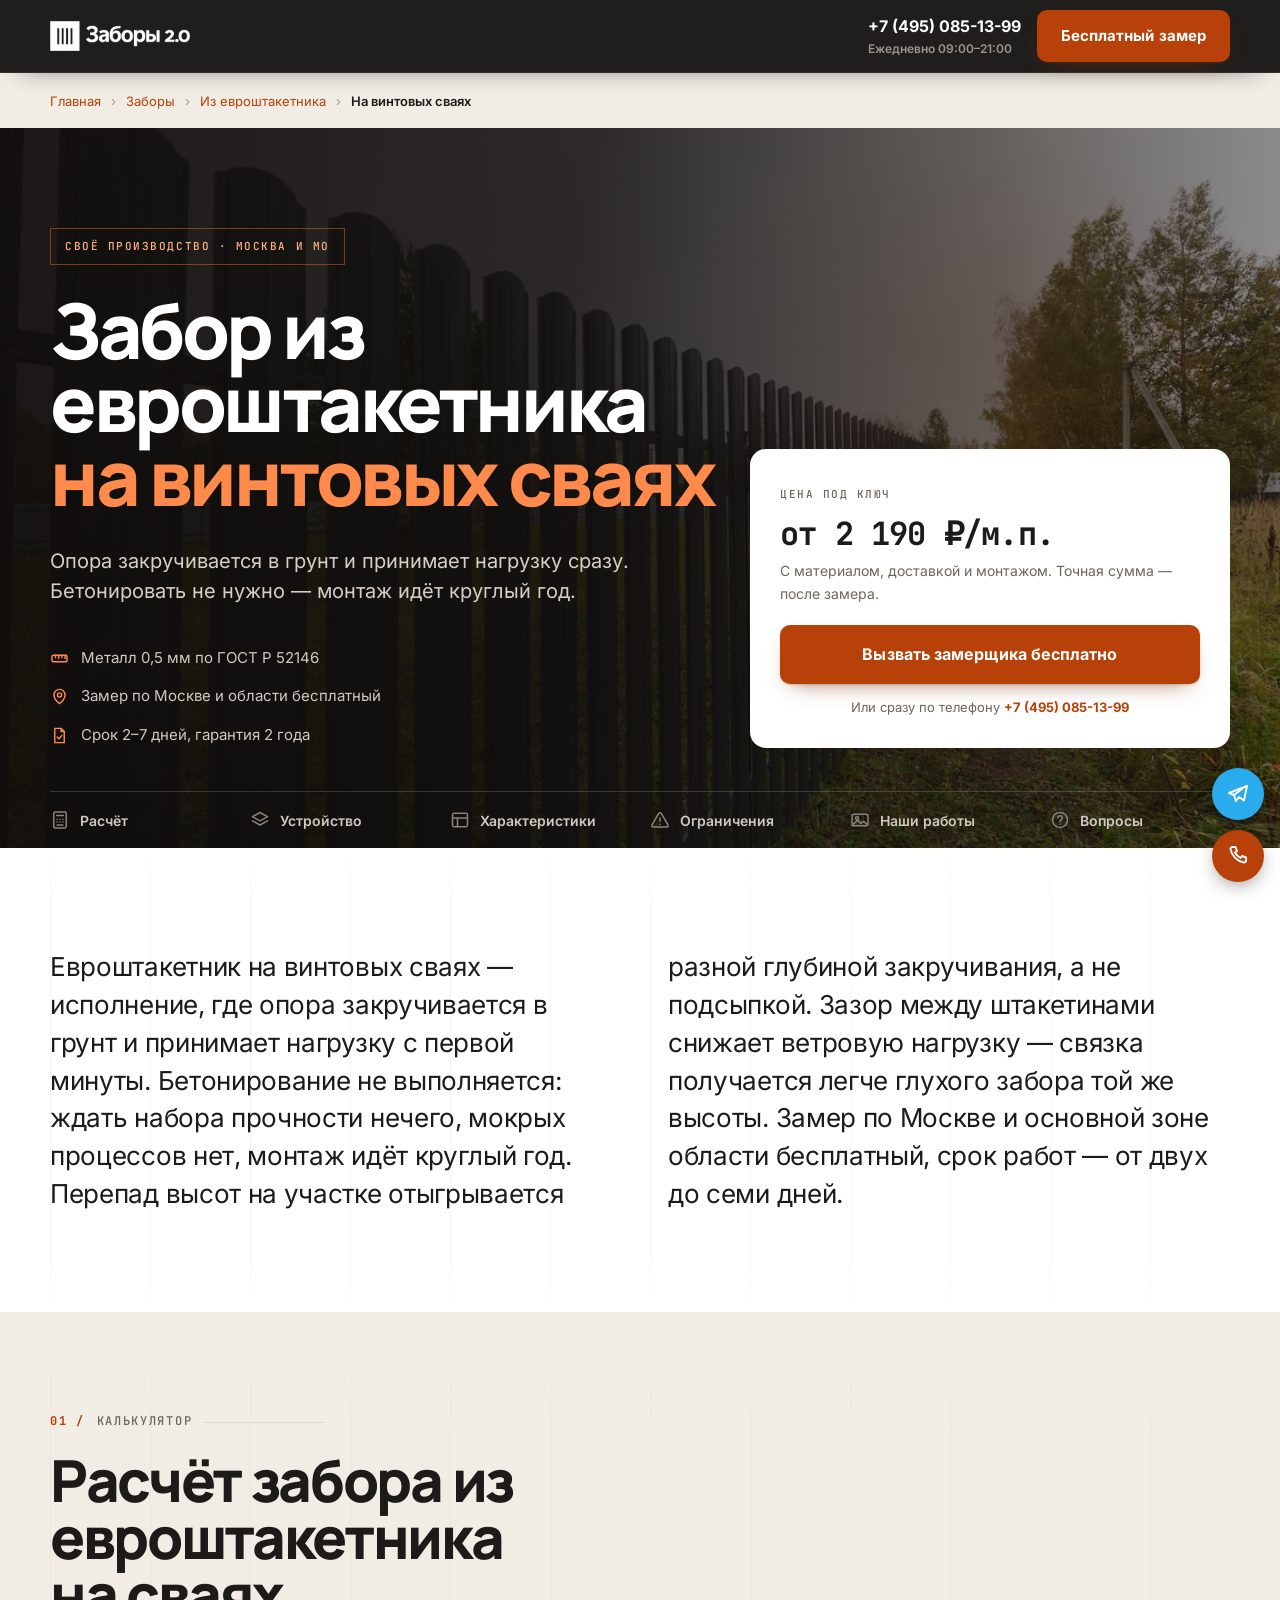
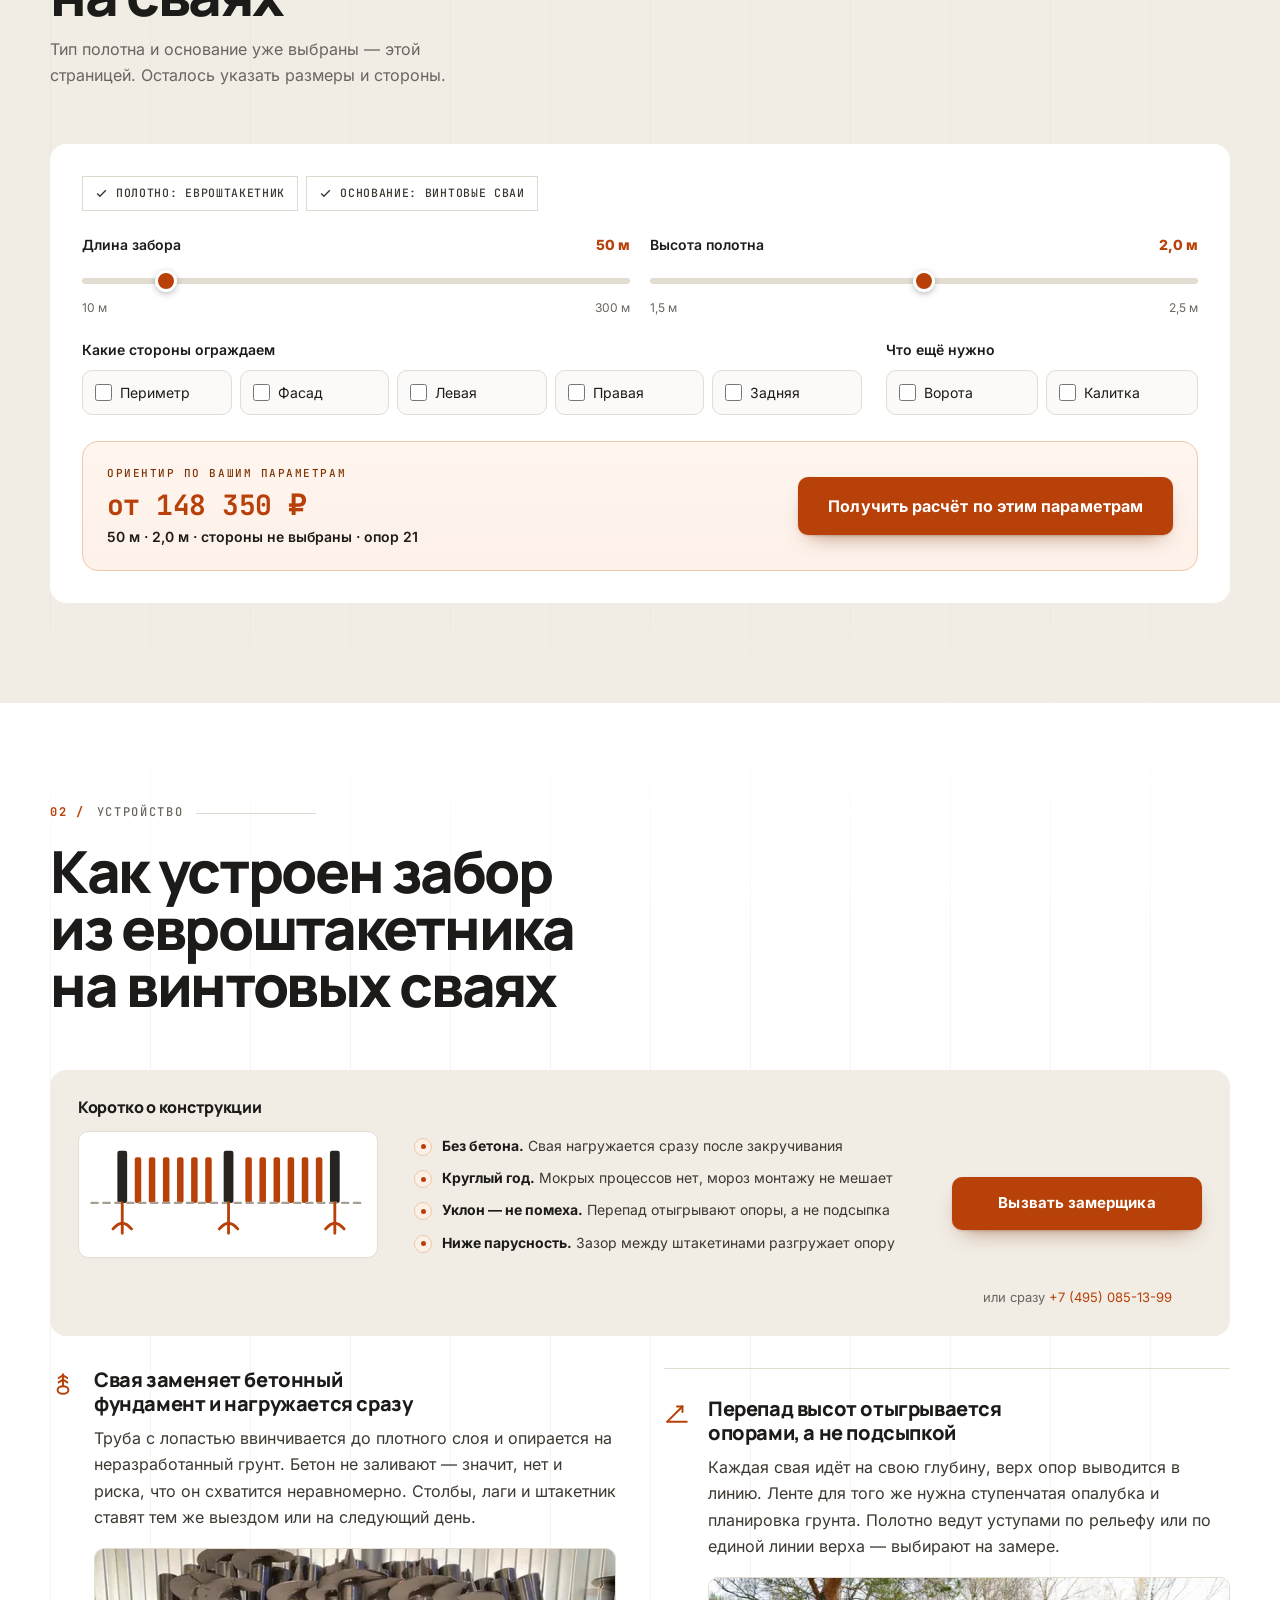
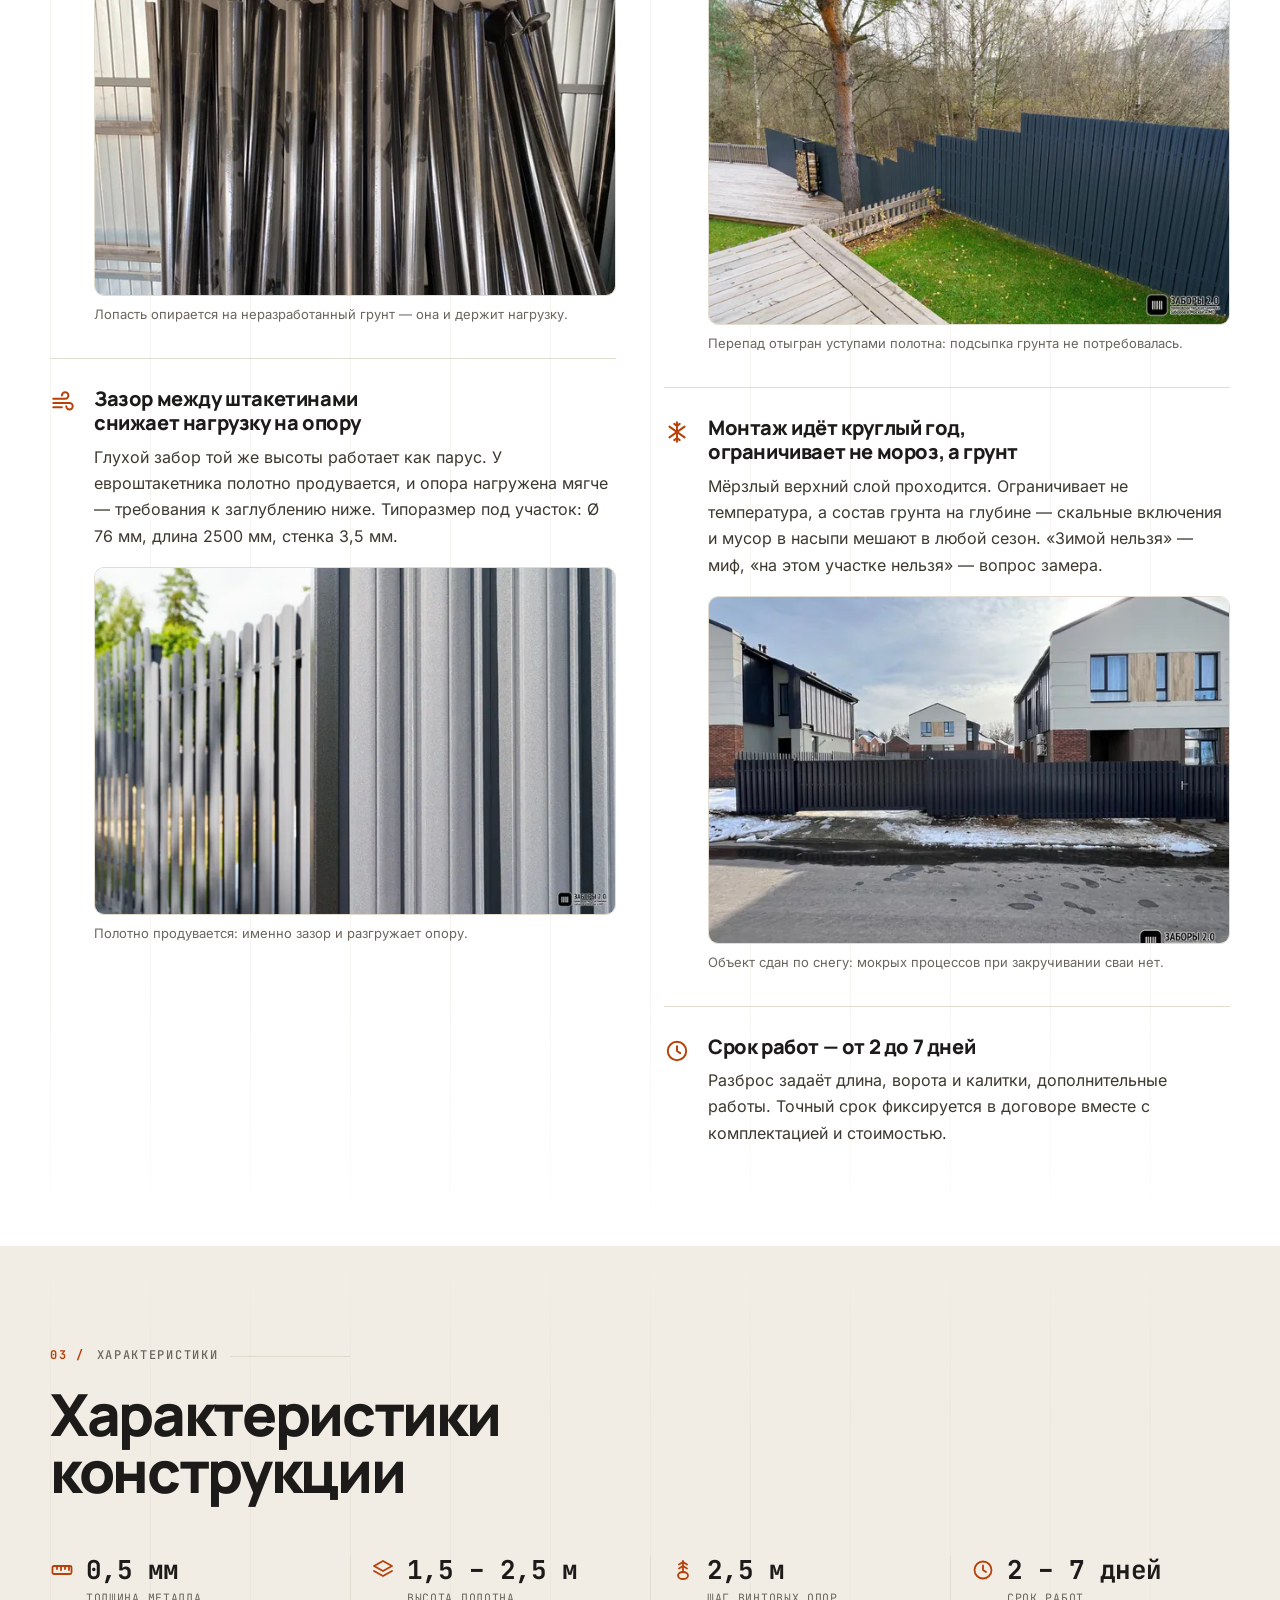
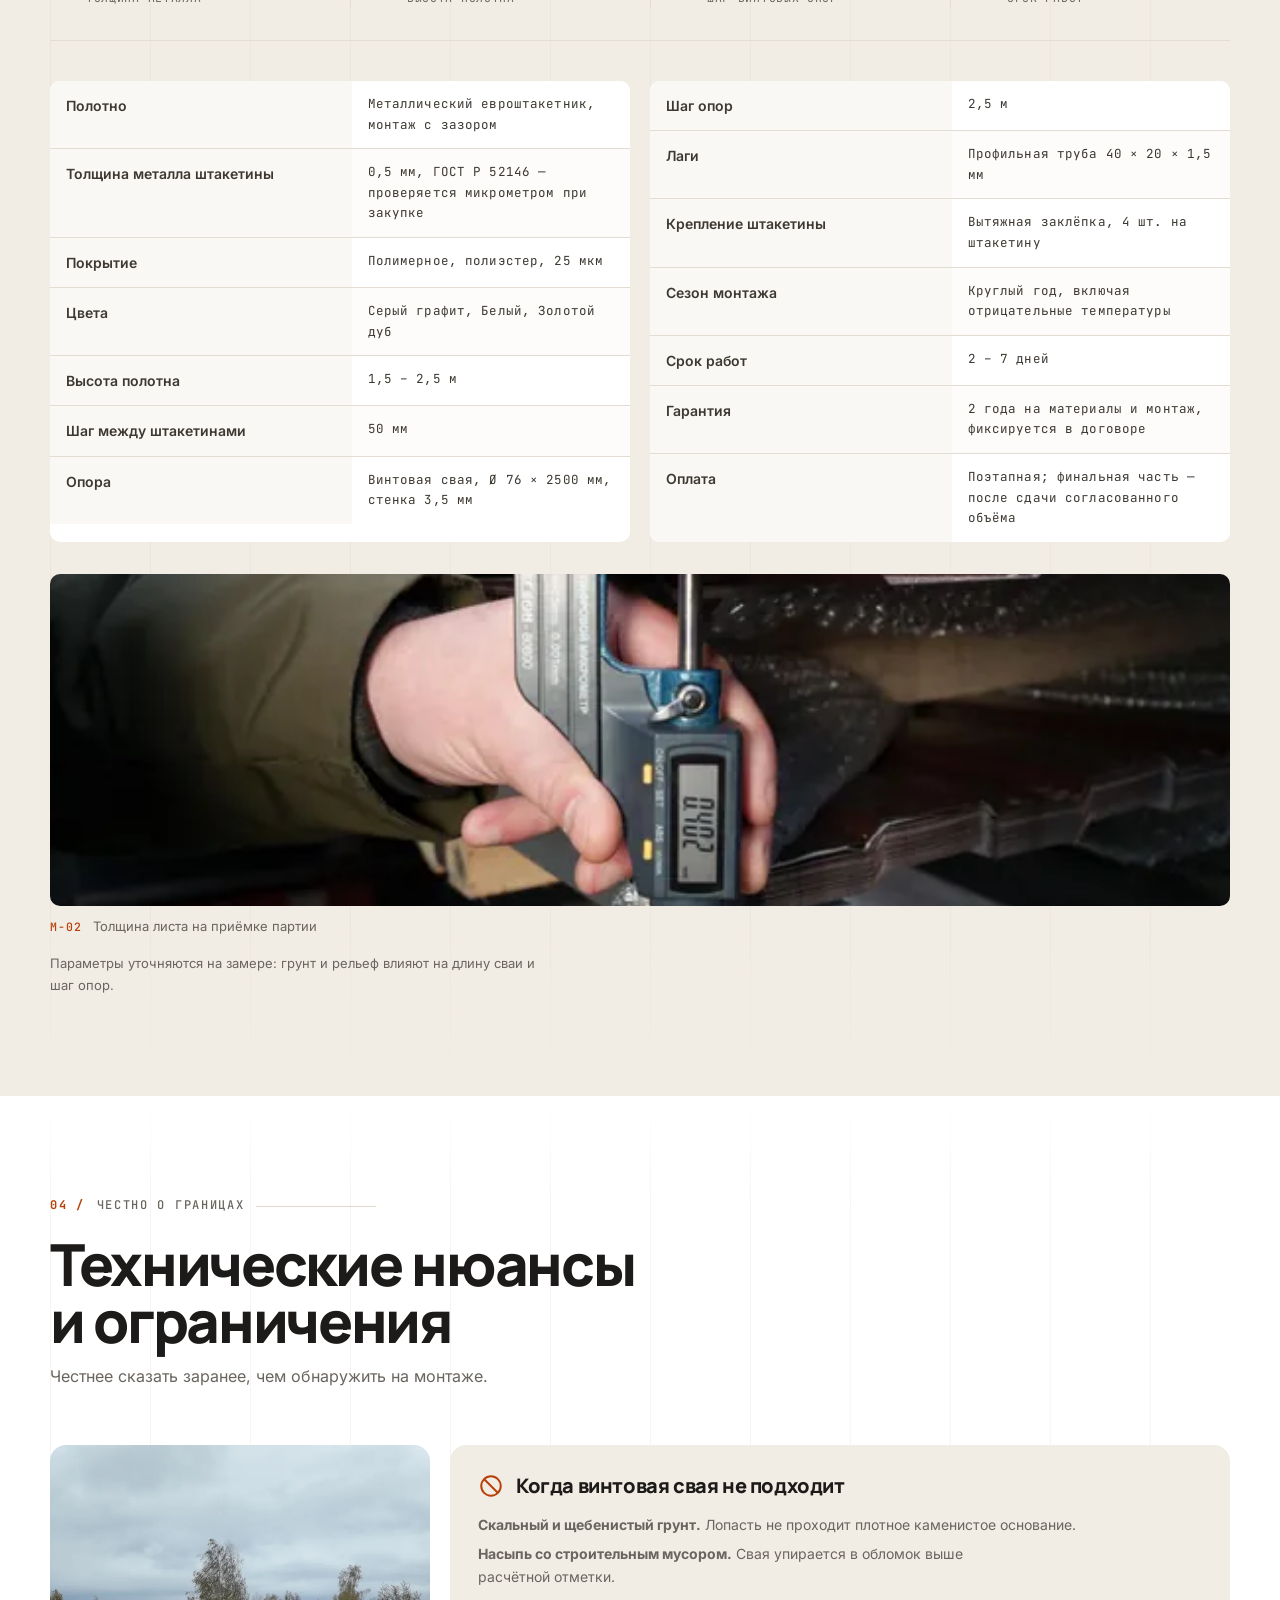
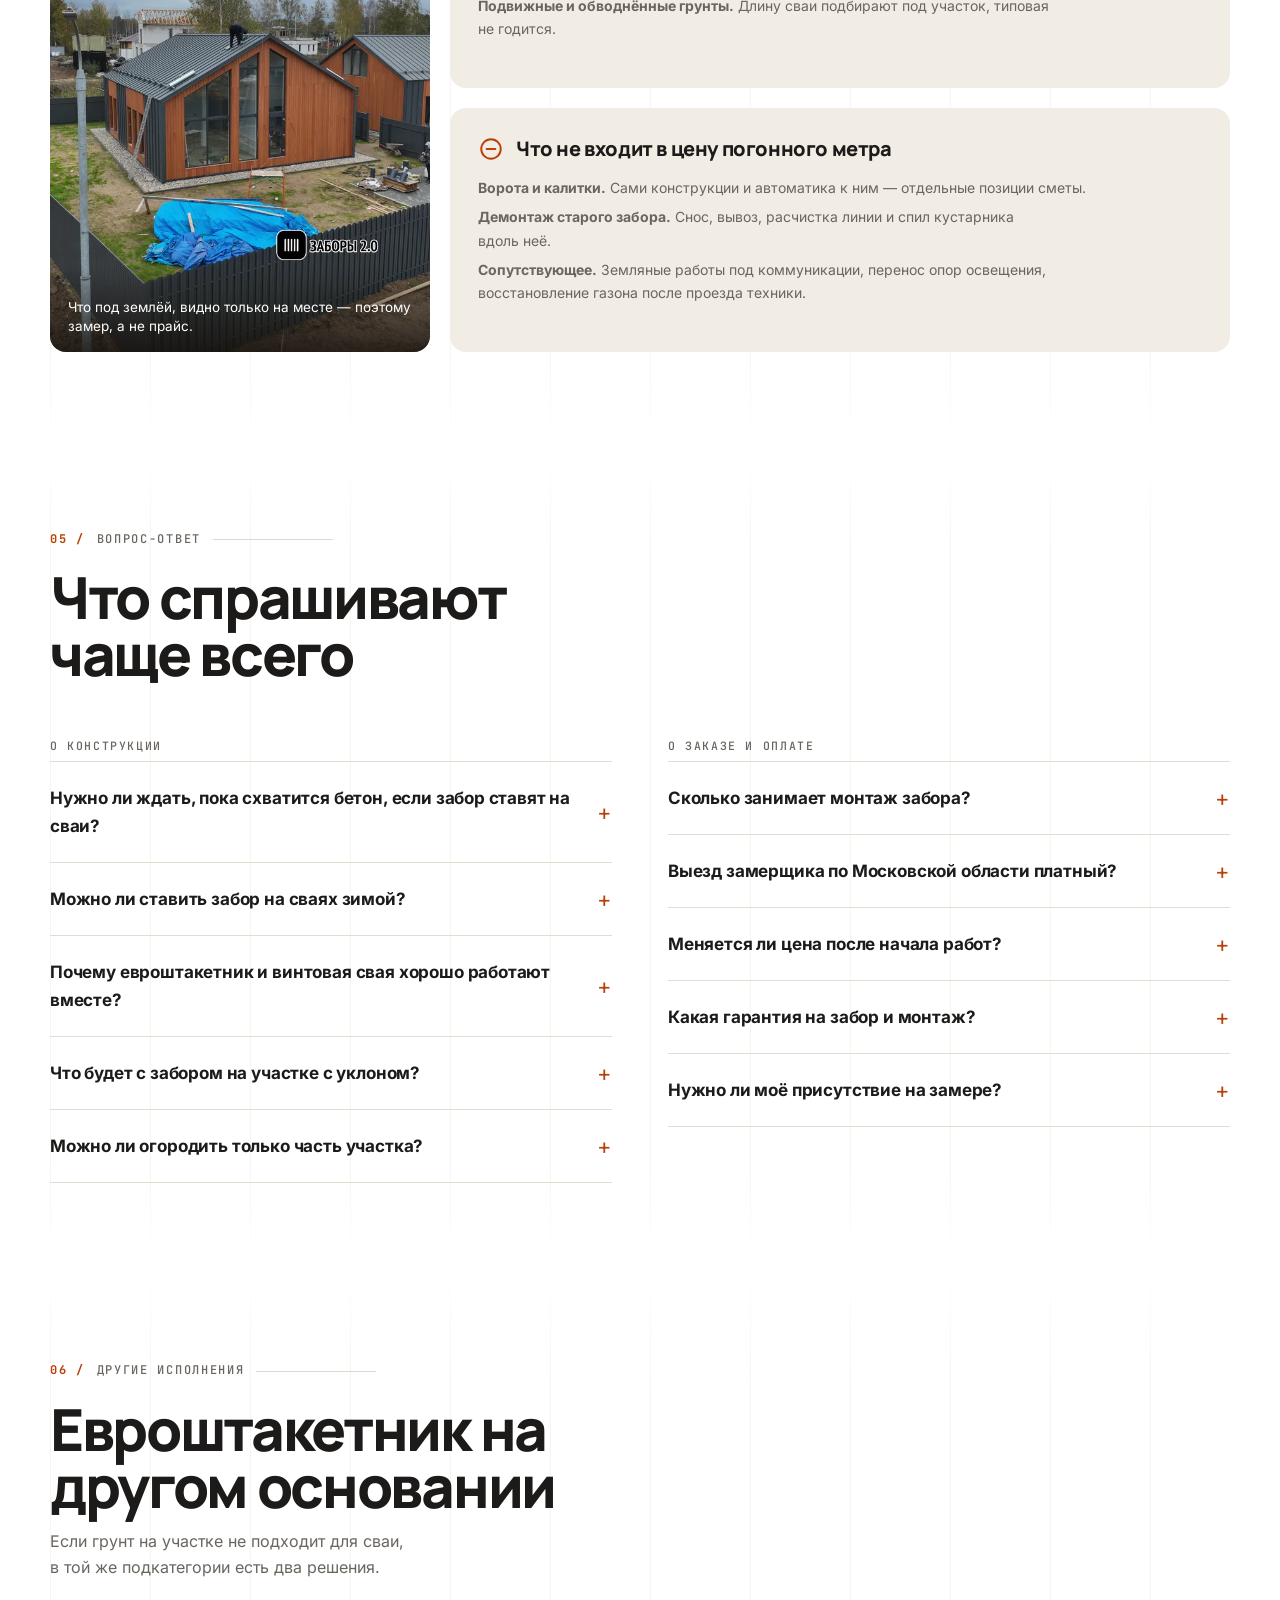
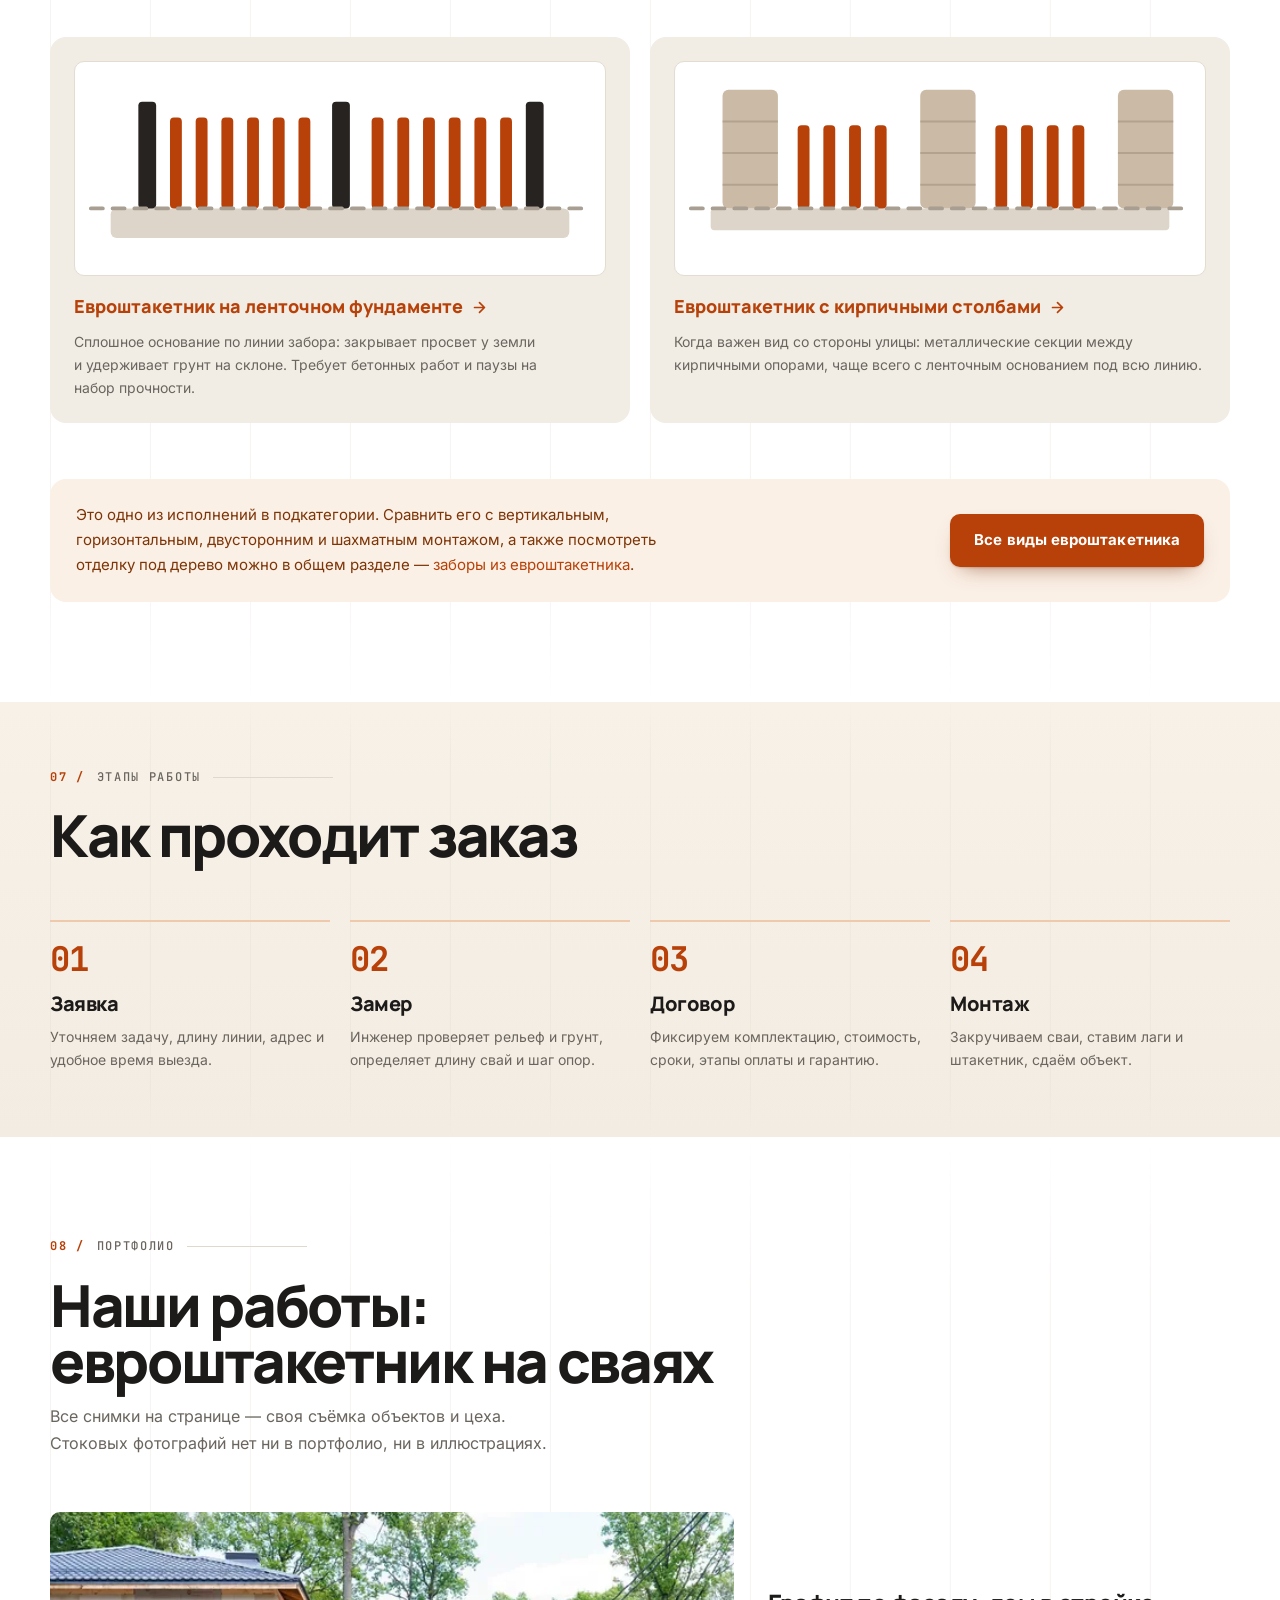
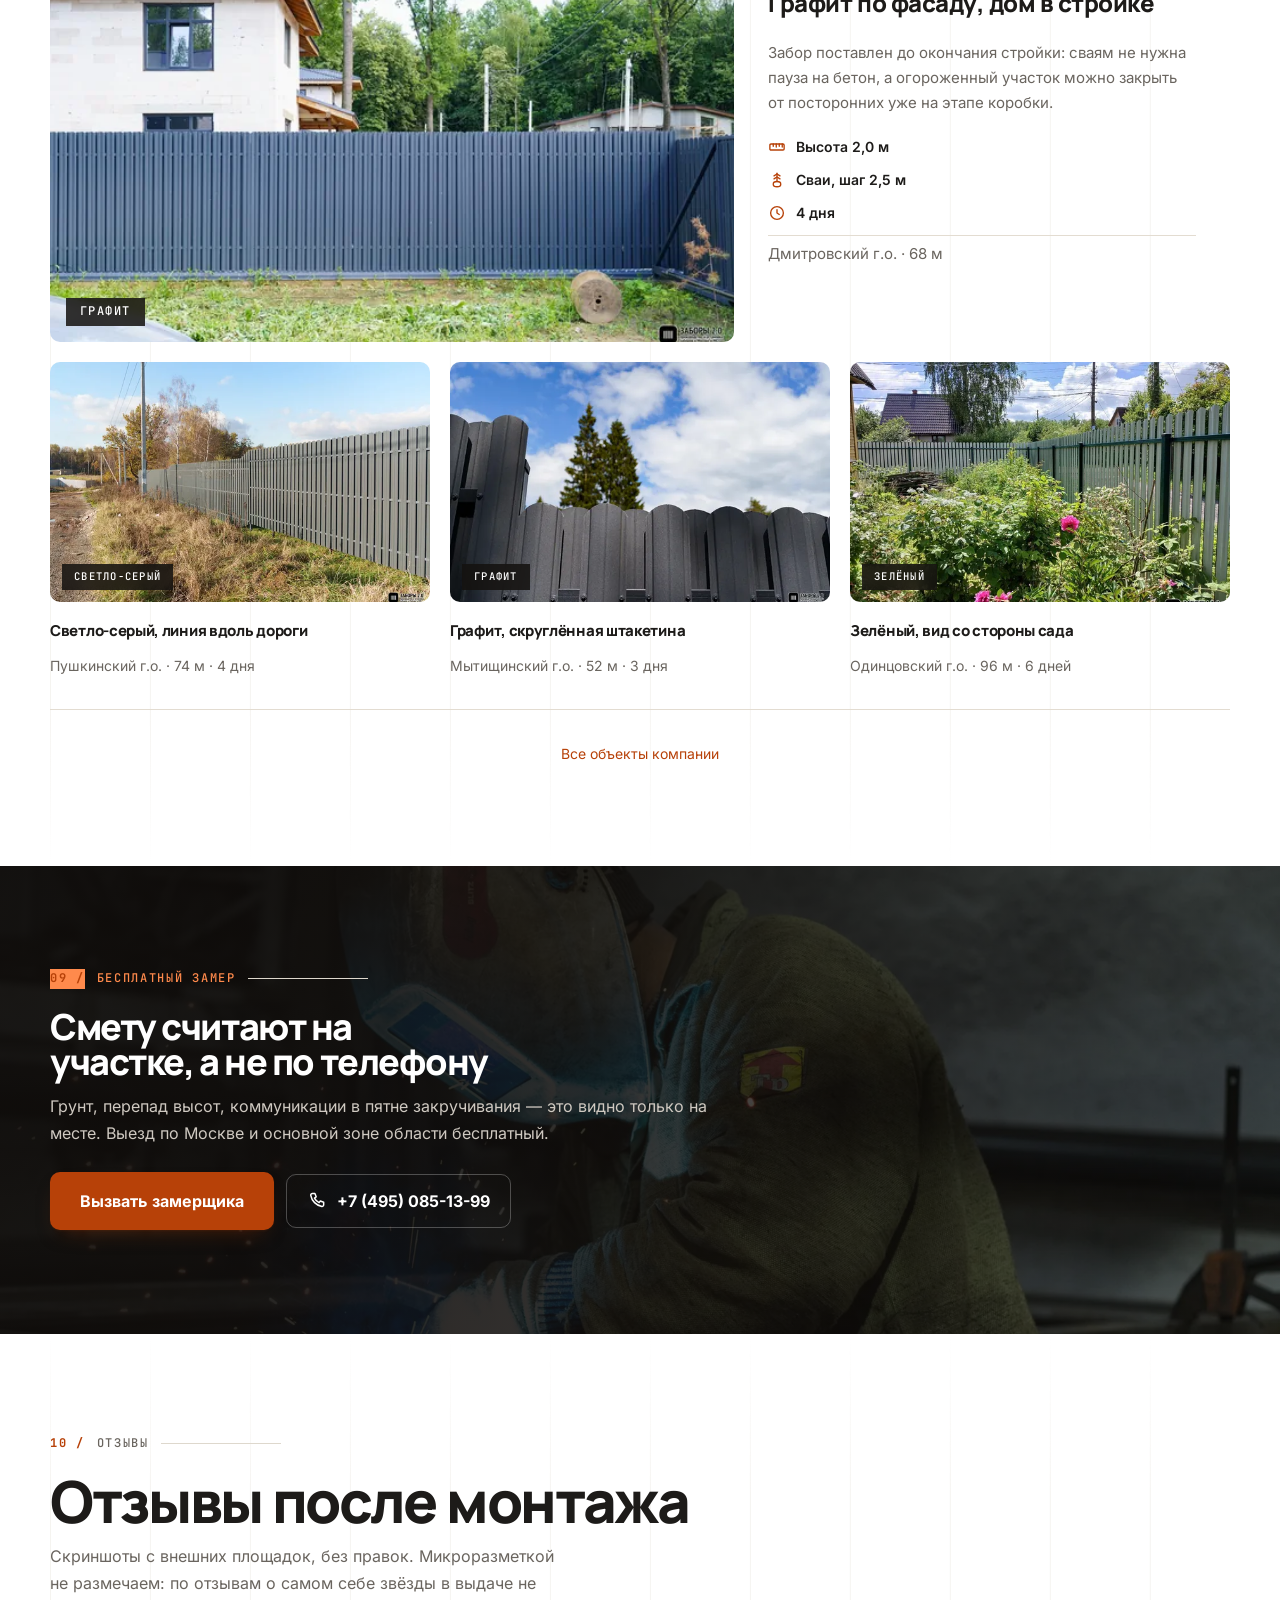
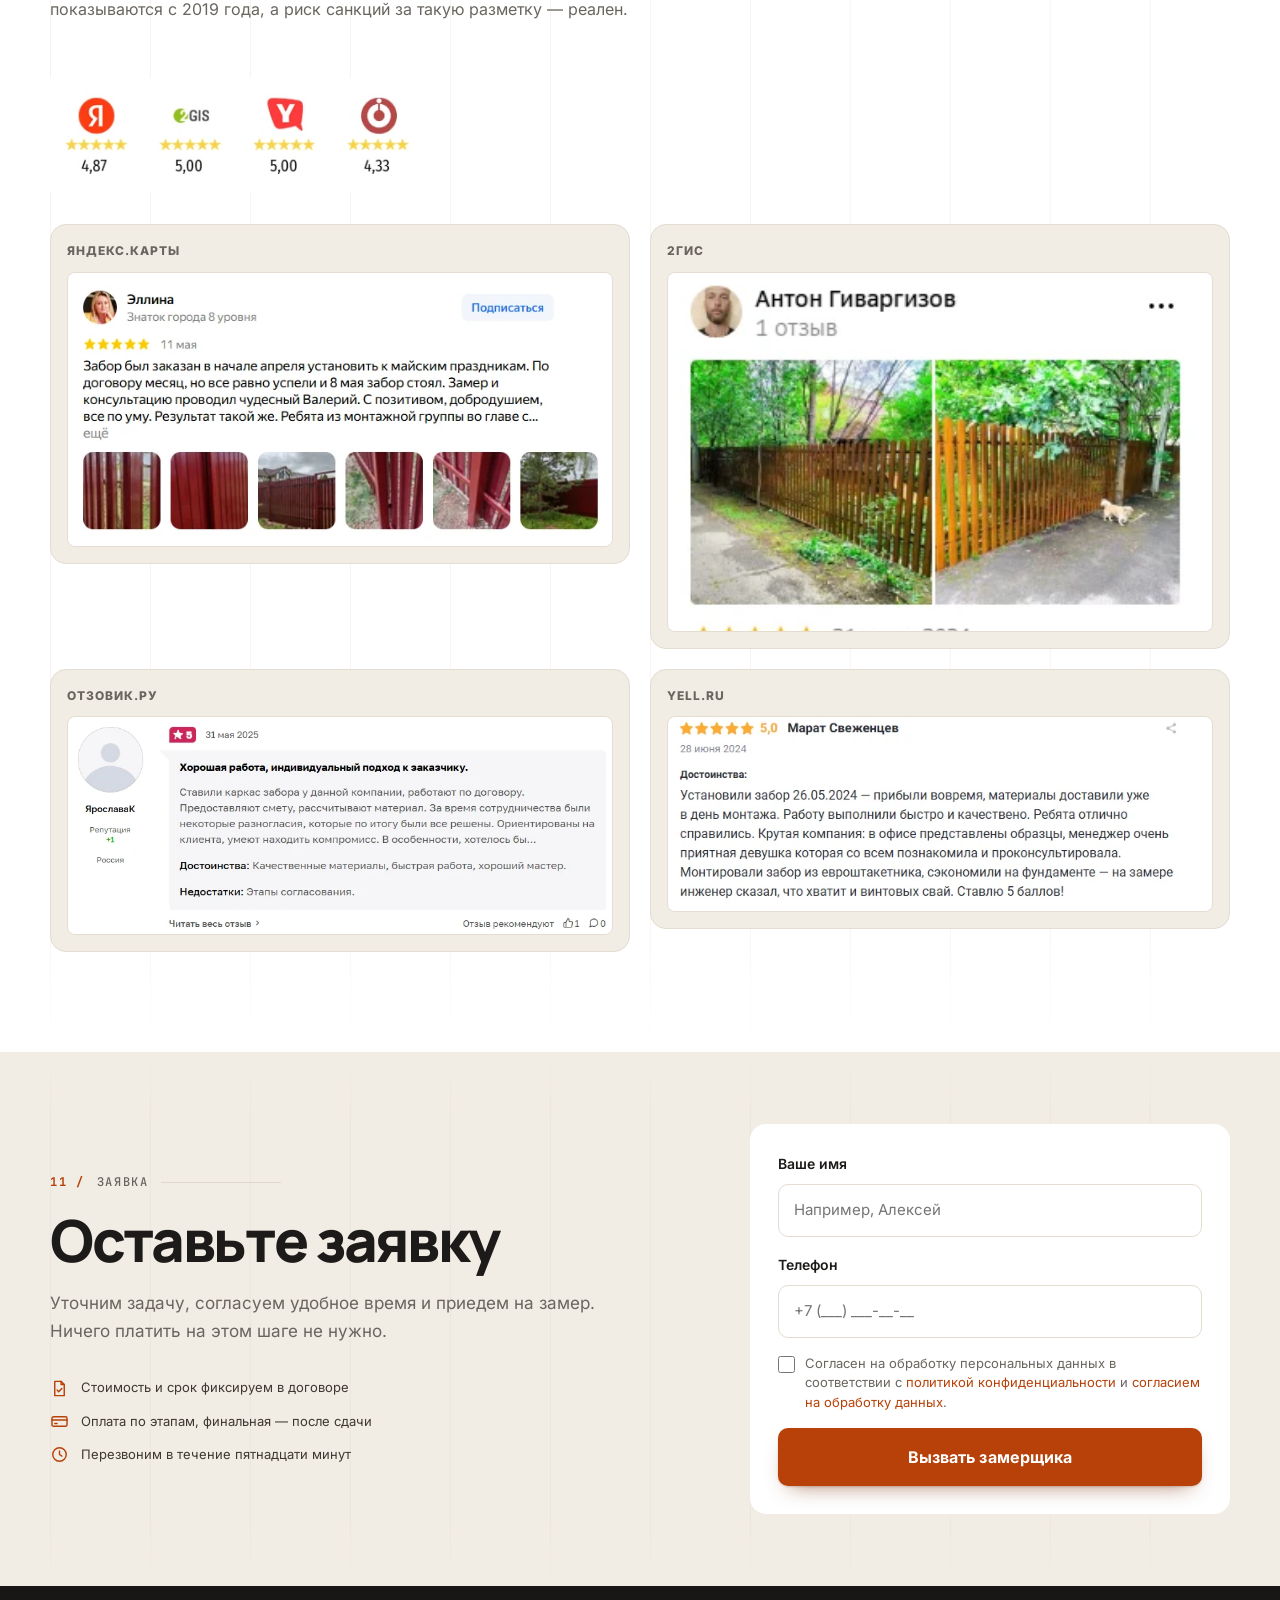
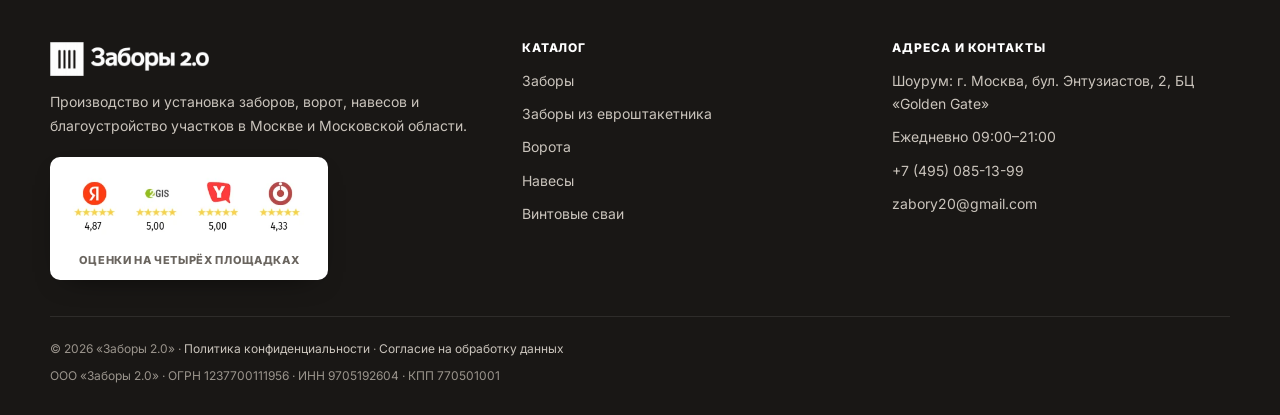
<file: zabory/evroshtaketnik/na-vintovyh-svayah/index.html>
<!DOCTYPE html>
<html lang="ru">
<head>
<meta charset="utf-8"/>
<meta name="viewport" content="width=device-width, initial-scale=1.0"/>
<meta name="robots" content="noindex, nofollow"/>

<!-- Сигнальная когерентность: title / H1 / URL / первый абзац говорят об одном -->
<title>Забор из евроштакетника на винтовых сваях под ключ в Москве и МО | Заборы 2.0</title>
<meta name="description" content="Забор из евроштакетника на винтовых сваях под ключ в Москве и Московской области: свая заменяет бетонный фундамент, монтаж круглый год, срок 2–7 дней. Бесплатный замер, гарантия 2 года в договоре."/>
<link rel="canonical" href="https://zabory20.ru/zabory/evroshtaketnik/na-vintovyh-svayah/"/>

<meta property="og:type" content="website"/>
<meta property="og:site_name" content="Заборы 2.0"/>
<meta property="og:locale" content="ru_RU"/>
<meta property="og:title" content="Забор из евроштакетника на винтовых сваях под ключ в Москве и МО"/>
<meta property="og:description" content="Свая заменяет бетонный фундамент: без мокрых процессов, без ожидания прочности, монтаж круглый год. Срок 2–7 дней, гарантия 2 года в договоре."/>
<meta property="og:url" content="https://zabory20.ru/zabory/evroshtaketnik/na-vintovyh-svayah/"/>
<meta property="og:image" content="https://zabory20.ru/img/evroshtaketnik-svai/og.jpg"/>
<meta property="og:image:width" content="1200"/>
<meta property="og:image:height" content="630"/>
<meta name="twitter:card" content="summary_large_image"/>

<link rel="icon" href="data:image/svg+xml,%3Csvg xmlns='http://www.w3.org/2000/svg' viewBox='0 0 32 32'%3E%3Crect width='32' height='32' rx='7' fill='%2317191c'/%3E%3Cg fill='%23e8621c'%3E%3Crect x='6' y='8' width='4' height='18' rx='1.4'/%3E%3Crect x='14' y='8' width='4' height='18' rx='1.4'/%3E%3Crect x='22' y='8' width='4' height='18' rx='1.4'/%3E%3C/g%3E%3C/svg%3E"/>

<link rel="preload" as="image" href="../../../img/evroshtaketnik-svai/hero-1800.webp" media="(min-width:1440px)"/>
<link rel="preload" as="image" href="../../../img/evroshtaketnik-svai/hero-1200.webp" media="(min-width:760px) and (max-width:1439px)"/>
<link rel="preload" as="image" href="../../../img/evroshtaketnik-svai/hero-800.webp" media="(max-width:759px)"/>
<link rel="preload" as="font" type="font/woff2" crossorigin href="../../../fonts/inter-var-cyrillic.woff2"/>
<link rel="preload" as="font" type="font/woff2" crossorigin href="../../../fonts/inter-var-latin.woff2"/>
<link rel="preload" as="font" type="font/woff2" crossorigin href="../../../fonts/manrope-var-cyrillic.woff2"/>
<link rel="preload" as="font" type="font/woff2" crossorigin href="../../../fonts/manrope-var-latin.woff2"/>
<link rel="preload" as="font" type="font/woff2" crossorigin href="../../../fonts/manrope-var-dopolnenie.woff2"/>

<script type="application/ld+json">
{
  "@context": "https://schema.org",
  "@type": "BreadcrumbList",
  "itemListElement": [
    { "@type": "ListItem", "position": 1, "name": "Главная", "item": "https://zabory20.ru/" },
    { "@type": "ListItem", "position": 2, "name": "Заборы", "item": "https://zabory20.ru/zabory/" },
    { "@type": "ListItem", "position": 3, "name": "Заборы из евроштакетника", "item": "https://zabory20.ru/zabory/evroshtaketnik/" },
    { "@type": "ListItem", "position": 4, "name": "На винтовых сваях", "item": "https://zabory20.ru/zabory/evroshtaketnik/na-vintovyh-svayah/" }
  ]
}
</script>

<script type="application/ld+json">
{
  "@context": "https://schema.org",
  "@type": "Service",
  "serviceType": "Монтаж забора из евроштакетника на винтовых сваях",
  "name": "Забор из евроштакетника на винтовых сваях под ключ",
  "description": "Производство и монтаж забора из металлического евроштакетника на винтовых сваях в Москве и Московской области. Свая заменяет бетонный фундамент, монтаж возможен круглый год.",
  "provider": {
    "@type": "Organization",
    "name": "ООО «Заборы 2.0»",
    "url": "https://zabory20.ru/",
    "telephone": "+7 (495) 085-13-99",
    "address": {
      "@type": "PostalAddress",
      "streetAddress": "бул. Энтузиастов, 2, БЦ «Golden Gate»",
      "addressLocality": "Москва",
      "addressCountry": "RU"
    }
  },
  "areaServed": [
    { "@type": "City", "name": "Москва" },
    { "@type": "AdministrativeArea", "name": "Московская область" }
  ]
}
</script>

<script type="application/ld+json">
{
  "@context": "https://schema.org",
  "@type": "FAQPage",
  "mainEntity": [
    { "@type": "Question", "name": "Нужно ли ждать, пока схватится бетон, если забор ставят на сваи?",
      "acceptedAnswer": { "@type": "Answer", "text": "Нет. Свая принимает нагрузку сразу после закручивания — бетонирование не выполняется, ждать набора прочности нечего. Столбы, лаги и штакетник монтируют в тот же выезд или на следующий день." } },
    { "@type": "Question", "name": "Можно ли ставить забор на сваях зимой?",
      "acceptedAnswer": { "@type": "Answer", "text": "Да. Закручивание сваи не требует мокрых процессов, поэтому работы идут и при отрицательной температуре. Мёрзлый слой грунта проходится, ограничением является не мороз, а состав грунта на глубине закручивания." } },
    { "@type": "Question", "name": "Почему евроштакетник и винтовая свая хорошо работают вместе?",
      "acceptedAnswer": { "@type": "Answer", "text": "Между штакетинами есть зазор, поэтому полотно продувается и ветровая нагрузка на опору заметно ниже, чем у глухого забора той же высоты. Опора работает в более лёгком режиме, а значит требования к её заглублению мягче." } },
    { "@type": "Question", "name": "Что будет с забором на участке с уклоном?",
      "acceptedAnswer": { "@type": "Answer", "text": "Свая закручивается на разную глубину, поэтому перепад отыгрывается опорами, а не подсыпкой и не ступенчатым бетонным основанием. Полотно ведут либо уступами по рельефу, либо по единой линии верха — вариант выбирают на замере." } },
    { "@type": "Question", "name": "Сколько занимает монтаж забора?",
      "acceptedAnswer": { "@type": "Answer", "text": "Обычно от 2 до 7 дней — срок зависит от длины, типа основания, ворот и дополнительных работ. Точный срок фиксируем после замера." } },
    { "@type": "Question", "name": "Меняется ли цена после начала работ?",
      "acceptedAnswer": { "@type": "Answer", "text": "После замера и согласования комплектации стоимость фиксируется в смете и договоре. Дополнительные работы выполняем только после согласования." } },
    { "@type": "Question", "name": "Какая гарантия на забор и монтаж?",
      "acceptedAnswer": { "@type": "Answer", "text": "Гарантия — 2 года на материалы и монтаж. Условия гарантии фиксируются в договоре." } },
    { "@type": "Question", "name": "Выезд замерщика по Московской области платный?",
      "acceptedAnswer": { "@type": "Answer", "text": "Замер по Москве и основной зоне выезда по Московской области — бесплатный. Для удалённых адресов условия согласуем заранее." } },
    { "@type": "Question", "name": "Нужно ли моё присутствие на замере?",
      "acceptedAnswer": { "@type": "Answer", "text": "Желательно: на месте решаются вопросы, которые по телефону не решить — где будут ворота и калитка, как вести полотно по уклону, где проходят коммуникации. Если приехать не получается, работаем по вашим отметкам и согласуем схему до начала работ." } },
    { "@type": "Question", "name": "Можно ли огородить только часть участка?",
      "acceptedAnswer": { "@type": "Answer", "text": "Да. Считается любая комбинация сторон — только фасад, фасад с одной боковой, любая часть периметра. Остальные стороны можно доделать позже: опоры и полотно те же, стык будет незаметен." } }
  ]
}
</script>

<style>
/* ── Шрифты со своего домена ──────────────────────────────────────────────
   Inter и Manrope, переменные начертания, SIL Open Font License 1.1.
   Ни одного запроса на сторону: ни к fonts.googleapis.com, ни к gstatic.
   Тот же набор лежит отдельным файлом в fonts/fonts.css — пригодится,
   когда стили вынесут из страницы в общий для сайта лист.            */
@font-face{font-family:'Inter';font-style:normal;font-weight:400 800;font-display:swap;
  src:url('../../../fonts/inter-var-cyrillic.woff2') format('woff2');
  unicode-range:U+0301,U+0400-045F,U+0490-0491,U+04B0-04B1,U+2116}
@font-face{font-family:'Inter';font-style:normal;font-weight:400 800;font-display:swap;
  src:url('../../../fonts/inter-var-latin.woff2') format('woff2');
  unicode-range:U+0000-00FF,U+0131,U+0152-0153,U+02BB-02BC,U+02C6,U+02DA,U+02DC,
    U+0304,U+0308,U+0329,U+2000-206F,U+20AC,U+2122,U+2191,U+2193,U+2212,U+2215,
    U+FEFF,U+FFFD}
@font-face{font-family:'Manrope';font-style:normal;font-weight:700 800;font-display:swap;
  src:url('../../../fonts/manrope-var-cyrillic.woff2') format('woff2');
  unicode-range:U+0301,U+0400-045F,U+0490-0491,U+04B0-04B1,U+2116}
@font-face{font-family:'Manrope';font-style:normal;font-weight:700 800;font-display:swap;
  src:url('../../../fonts/manrope-var-latin.woff2') format('woff2');
  unicode-range:U+0000-00FF,U+0131,U+0152-0153,U+02BB-02BC,U+02C6,U+02DA,U+02DC,
    U+0304,U+0308,U+0329,U+2000-206F,U+20AC,U+2122,U+2191,U+2193,U+2212,U+2215,
    U+FEFF,U+FFFD}
/* знак рубля живёт в latin-ext — вместо 98 КБ целого подмножества берём
   вырезку на один знак */
@font-face{font-family:'Inter';font-style:normal;font-weight:400 800;font-display:swap;
  src:url('../../../fonts/inter-var-dopolnenie.woff2') format('woff2');unicode-range:U+20BD}
/* Шрифт данных — тот же, что в блок-схеме структуры сайта у заказчика */
@font-face{font-family:'JetBrains Mono';font-style:normal;font-weight:400 700;font-display:swap;
  src:url('../../../fonts/jetbrainsmono-var-cyrillic.woff2') format('woff2');unicode-range:U+0301,U+0400-045F,U+0490-0491,U+04B0-04B1,U+2116}
@font-face{font-family:'JetBrains Mono';font-style:normal;font-weight:400 700;font-display:swap;
  src:url('../../../fonts/jetbrainsmono-var-latin.woff2') format('woff2');unicode-range:U+0000-00FF,U+0131,U+0152-0153,U+02BB-02BC,U+02C6,U+02DA,U+02DC,U+0304,U+0308,U+0329,U+2000-206F,U+20AC,U+2122,U+2191,U+2193,U+2212,U+2215,U+FEFF,U+FFFD}
@font-face{font-family:'Manrope';font-style:normal;font-weight:700 800;font-display:swap;
  src:url('../../../fonts/manrope-var-dopolnenie.woff2') format('woff2');unicode-range:U+20BD}
:root{
  --band-img:url('../../../img/evroshtaketnik-svai/cex-1200.webp');
  /* нейтралы тёплые: холодный серый спорил с оранжевым акцентом */
  --bg:#f1ece4; --surface:#fff; --dark:#262320; --darker:#191715;
  --text:#1d1b19; --muted:#6a655f; --muted-dark:#9a948c; --line:#e3dcd1;
  --ink-2:#3d3831;             /* основной текст абзацев */
  --accent:#e8621c;            /* только декор: иконки, точки, рамки */
  --accent-ink:#b74108;        /* всё, что несёт текст: 5.57:1 с белым, 4.73:1 с фоном */
  --accent-ink-hover:#9e3606;
  --accent-soft:#fbf0e6; --accent-line:#eec9ac; --accent-deep:#7d3406;
  --radius:10px; --radius-lg:16px; --container:1180px;
  --gutter:20px;               /* единственный жёлоб между колонками */
  --step:32px;                 /* единственный шаг между блоками */
  --pad:100px;                 /* поле секции: было 160 — воздуха выходило больше,
                                  чем содержимого */
  --half:16px;                 /* половинный шаг, для мелких связок */
  /* ширины по колонкам считаются из контейнера: вписанные числом,
     они разъезжаются при первой же смене ширины контейнера */
  --col:calc((var(--container) - 11 * var(--gutter)) / 12);
  --w7:calc(7 * var(--col) + 6 * var(--gutter));
  --w6:calc(6 * var(--col) + 5 * var(--gutter));
  --w5:calc(5 * var(--col) + 4 * var(--gutter));
  --w4:calc(4 * var(--col) + 3 * var(--gutter));
  /* полоса «на вынос» шире контейнера, но не во всю ширину окна */
  --bleed:min(calc(100vw - var(--sbw, 0px)), calc(var(--container) + 440px));
  --mono:'JetBrains Mono',ui-monospace,Consolas,monospace;
  --rule:#ded8cd;              /* линия чертежа */
  --header-h:72px;
  --shadow-sm:none;
  --shadow-md:0 30px 70px -40px rgba(28,22,16,.45);
}
*{box-sizing:border-box;margin:0;padding:0}
html{scroll-behavior:smooth;overflow-x:clip}
body{overflow-x:clip}
body{font-family:Inter,system-ui,-apple-system,Segoe UI,Arial,sans-serif;background:var(--bg);
  color:var(--text);line-height:1.65;-webkit-font-smoothing:antialiased;text-rendering:optimizeLegibility}
img{max-width:100%;display:block}
/* браузер сам выравнивает длину строк — заголовок не ломается на предлоге */
h1,h2,h3,.section-head p,.eyebrow{text-wrap:balance}
p,li,figcaption,caption{text-wrap:pretty}
::selection{background:var(--accent);color:#fff}
html{accent-color:var(--accent-ink)}
a{color:var(--accent-ink);text-decoration:none}
a:hover{color:var(--accent-ink-hover);text-decoration:underline}
.wrap{width:min(100% - 32px,var(--container));margin-inline:auto}

/* ── Ступени под широкие экраны ───────────────────────────────────────
   До 1600 px макет живёт в своих 1180 — это его родной размер.
   Выше контейнер, поля и жёлоба растут вместе с окном, иначе на 4К
   страница превращается в ленту посреди пустого поля. Кегль основного
   текста поднимается на верхних ступенях: 16 px на экране в 3840 px
   читается как петит. */
@media (min-width:1600px){
  :root{--container:1320px;--gutter:22px;--pad:116px;--step:36px}
}
@media (min-width:2100px){
  :root{--container:1500px;--gutter:24px;--pad:128px;--step:40px}
  body{font-size:17px}
}
@media (min-width:2800px){
  :root{--container:1720px;--gutter:28px;--pad:140px;--step:46px}
  body{font-size:18.5px}
}
/* Во всю ширину экрана, как у Longbow и Polestar.
   100vw считает ширину ОКНА вместе с вертикальной полосой прокрутки,
   поэтому даёт горизонтальный скролл там, где полоса занимает место.
   Ширину полосы меряет скрипт и кладёт в --sbw. */
/* Вынос за поля отменён. Полоса портфолио была шире контейнера
   на 220 px с каждой стороны: заголовок стоял по контейнеру, а снимки
   вылезали — левый край не совпадал ни с чем на странице. На этой
   странице вынос ничего не даёт, а несовпадение краёв видно сразу. */
.bleed{width:auto;max-width:none;margin-left:0}
/* Сетка на 12 колонок. Ниже 900 px всё складывается в одну колонку —
   на узком экране колонки только мешают. */
.g12{display:grid;gap:var(--step) var(--gutter);grid-template-columns:1fr}
@media (min-width:900px){.g12{grid-template-columns:repeat(12,minmax(0,1fr))}}
section{scroll-margin-top:calc(var(--header-h) + 16px)}   /* U-01 из аудита */

/* A-01: единый видимый фокус, ни одного outline:none без замены */
:where(a,button,input,select,textarea,summary,[tabindex]):focus-visible{
  outline:3px solid var(--accent-ink);outline-offset:2px;border-radius:4px}

/* Значения, которые заказчик ещё не подтвердил, помечены в разметке
   классом .stub с подсказкой в title. Визуально не выделяются — страница
   показывается как готовая. Чтобы увидеть их все, раскомментируйте:
   .stub{text-decoration:underline dashed #c98f2a;text-underline-offset:.28em} */
.stub{}

/* ── иконки: 24×24, обводка 1,8 — почерк исходного макета ── */
.sprite{position:absolute;width:0;height:0;overflow:hidden}
.ic{width:22px;height:22px;flex:0 0 auto;fill:none;stroke:currentColor;
  stroke-width:1.8;stroke-linecap:round;stroke-linejoin:round}

/* плашка под иконку */
.ibox{width:auto;height:auto;display:grid;place-items:center;flex:0 0 auto;
  background:none;border:0;color:var(--accent-ink)}
.ibox .ic{width:26px;height:26px}
/* плашка остаётся только на тёмном, где иконке нужна подложка */
.ibox--dark{width:40px;height:40px;border-radius:12px}
.ibox--dark{background:rgba(232,98,28,.14);border-color:rgba(232,98,28,.4);color:#ff8a4c}

/* ── быстрая навигация: белая плашка, наезжающая на hero ── */
.jump-wrap{position:relative;z-index:5}
.jump{display:grid;gap:0 var(--gutter);grid-template-columns:repeat(2,minmax(0,1fr));
  border-top:1px solid rgba(255,255,255,.16)}
.jump-wrap{margin-top:40px}
@media (min-width:640px){.jump{grid-template-columns:repeat(3,minmax(0,1fr))}}
@media (min-width:1060px){.jump{grid-template-columns:repeat(6,minmax(0,1fr))}}
.jump a{display:flex;align-items:center;gap:10px;padding:18px 0;color:#cfc9c1;
  font-size:14px;font-weight:600;line-height:1.25;transition:color .16s}
.jump a:hover{color:#fff;text-decoration:none}
.jump a:hover .ic{color:var(--accent)}
.jump .ic{width:20px;height:20px;color:#8a827a;transition:color .16s}

/* ── плавающие кнопки связи ── */
.floats{position:fixed;right:16px;bottom:18px;z-index:60;display:grid;gap:10px}
.floats a{width:52px;height:52px;border-radius:50%;display:grid;place-items:center;color:#fff;
  box-shadow:0 6px 20px -6px rgba(20,14,8,.55);transition:transform .16s}
.floats a:hover{transform:scale(1.07);text-decoration:none;color:#fff}
.floats .ic{width:24px;height:24px;stroke-width:1.9}
.f-call{background:var(--accent-ink)}
.f-tg{background:#2aabee}
@media (max-width:559px){.floats{right:12px;bottom:12px}.floats a{width:48px;height:48px}}

/* ── шапка ── */
.site-header{position:sticky;top:0;z-index:50;background:rgba(25,23,21,.97);backdrop-filter:blur(12px);
  color:#fff;border-bottom:1px solid rgba(255,255,255,.08);
  box-shadow:0 10px 30px -22px rgba(0,0,0,.9)}
.header-row{min-height:var(--header-h);display:flex;align-items:center;gap:20px;justify-content:space-between}
.logo{display:inline-flex;align-items:center;gap:8px;font-family:Manrope,Inter,sans-serif;
  font-size:22px;font-weight:800;color:#fff;letter-spacing:.02em}
.logo:hover{text-decoration:none;color:#fff}
.logo-img{height:30px;width:auto}
.site-footer .logo-img{height:34px}
.footer-logo{margin-bottom:14px}
/* было 4:3 против 2,2 у крупного кадра — разнобой в одном ряду */
.card-photo{width:100%;height:240px;aspect-ratio:auto;object-fit:cover}
/* карточка объекта: подпись прижата к низу, чтобы ряд читался одной линией */
#raboty .card{display:flex;flex-direction:column;position:relative;
  background:none;border-radius:0;padding:0;overflow:visible}
#raboty .card-body{padding:20px 0 0}
#raboty .photo-wrap{border-radius:var(--radius);overflow:hidden}
/* первый объект — крупно, фото слева: ряд из четырёх мелких плиток
   выглядел как склад, а не как портфолио */
@media (min-width:900px){
  #raboty .cards{grid-template-columns:repeat(3,minmax(0,1fr))}
  #raboty .card:first-child{grid-column:1 / -1;flex-direction:row;align-items:stretch}
  /* Высоту ряда задаёт снимок в своей пропорции — 667 px, а текста
     в правой половине на 200. Оттого под ним белое поле. Высота ряда
     задана явно, снимок обрезается, текст стоит по центру. */
  #raboty .card:first-child .photo-wrap{flex:1 1 58%;min-width:0;height:430px}
  #raboty .card:first-child .card-photo{height:100%;width:100%;aspect-ratio:auto;
    object-fit:cover;min-height:0}
  #raboty .card:first-child > div:last-child{flex:1 1 42%;padding:32px 34px;
    display:flex;flex-direction:column;justify-content:center}
  #raboty .card:first-child h3{font-size:24px;letter-spacing:-.02em}
  #raboty .card:first-child p{font-size:15px;margin-top:10px!important;padding-top:0}
  #raboty .card:first-child .photo-tag{left:16px;bottom:16px;font-size:12px;padding:6px 14px}
}
.photo-wrap{position:relative;overflow:hidden;line-height:0}
.photo-wrap .card-photo{transition:transform .5s cubic-bezier(.2,.7,.3,1)}
#raboty .card:hover .card-photo{transform:scale(1.06)}
.photo-tag{position:absolute;left:12px;bottom:12px;z-index:2;
  background:rgba(20,18,16,.86);backdrop-filter:blur(6px);color:#fff;
  border-radius:0;padding:6px 12px;font-family:var(--mono);font-size:10.5px;
  font-weight:500;letter-spacing:.12em;text-transform:uppercase;line-height:1.3}
#raboty .card > div:last-child{display:flex;flex-direction:column;flex:1 1 auto}
#raboty .card > div:last-child p{margin-top:auto;padding-top:6px}
.rev-shot{width:100%;height:auto;border:1px solid var(--line);border-radius:var(--radius)}
/* ЗАГЛУШКА: значение правдоподобное, но заказчиком не подтверждённое.
   Найти все — поиском по class="stub". Снять подсветку — удалить это правило. */
.header-right{display:flex;align-items:center;gap:16px}
.header-phone{color:#fff;font-weight:700;font-size:16px;white-space:nowrap}
.header-phone:hover{color:#fff}
.header-hours{color:var(--muted-dark);font-size:12px;display:block;font-weight:600}
.btn{display:inline-flex;align-items:center;justify-content:center;gap:8px;background:var(--accent-ink);
  color:#fff;border:0;border-radius:var(--radius);padding:14px 24px;font:inherit;font-size:15px;
  font-weight:700;cursor:pointer;text-align:center;letter-spacing:.005em;
  box-shadow:0 1px 2px rgba(120,45,10,.2), 0 10px 22px -12px rgba(120,45,10,.7);
  transition:background .16s,transform .16s,box-shadow .16s}
.btn:hover{background:var(--accent-ink-hover);color:#fff;text-decoration:none;
  transform:translateY(-1px);
  box-shadow:0 2px 4px rgba(120,45,10,.22), 0 16px 30px -14px rgba(120,45,10,.8)}
.btn--lg{padding:16px 30px;font-size:16px}
.btn--block{width:100%}
@media (max-width:759px){.header-phone,.header-hours{display:none}}
/* узкий экран: короткая надпись на кнопке, иначе шапка растёт в два ряда */
.header-row .btn{white-space:nowrap}
.cta-short{display:none}
@media (max-width:559px){
  .logo-img{height:24px}
  .header-row{gap:12px}
  .header-row .btn{padding:11px 15px;font-size:14px}
  .cta-long{display:none}
  .cta-short{display:inline}
}

/* ── крошки ── */
.crumbs{padding:18px 0 16px;font-size:13px;color:var(--muted)}
.crumbs ol{list-style:none;display:flex;flex-wrap:wrap;gap:8px 10px;align-items:center}
.crumbs li{display:flex;align-items:center;gap:10px}
.crumbs li+li::before{content:"›";color:var(--muted);opacity:.6}
.crumbs [aria-current]{color:var(--text);font-weight:600}

/* ── hero ── */
.hero{position:relative;color:#fff;padding:48px 0 0;background:var(--darker);
  background-image:
    linear-gradient(96deg, rgba(16,13,11,.95) 0%, rgba(16,13,11,.88) 44%, rgba(16,13,11,.42) 100%),
    radial-gradient(circle at 76% 30%, rgba(232,98,28,.22), transparent 26%),
    url('../../../img/evroshtaketnik-svai/hero-1200.webp');
  background-size:cover;background-position:center;background-repeat:no-repeat}
@media (max-width:759px){
  .hero{background-image:
    linear-gradient(180deg, rgba(16,13,11,.9) 0%, rgba(16,13,11,.94) 55%, rgba(16,13,11,.97) 100%),
    url('../../../img/evroshtaketnik-svai/hero-800.webp')}
}
@media (min-width:1440px){
  .hero{background-image:
    linear-gradient(96deg, rgba(16,13,11,.95) 0%, rgba(16,13,11,.88) 44%, rgba(16,13,11,.42) 100%),
    radial-gradient(circle at 76% 30%, rgba(232,98,28,.22), transparent 26%),
    url('../../../img/evroshtaketnik-svai/hero-1800.webp')}
}
@media (min-width:900px){.hero{padding:var(--pad) 0 0;min-height:min(80svh,760px);
  display:grid;align-content:space-between}}

/* колонка сетки не должна распирать обёртку своим содержимым */
.hero-grid > *{min-width:0}
@media (min-width:900px){.hero-grid{align-items:end}
  .hero-grid > *:first-child{grid-column:span 7}
  /* карточка прижата низом к низу текста: иначе висит в пустоте */
  .hero-grid > *:last-child{grid-column:span 5;align-self:end}}
.eyebrow{display:inline-flex;align-items:center;gap:10px;background:none;
  border:1px solid rgba(232,98,28,.5);color:#ffb184;border-radius:0;
  padding:8px 14px;font-family:var(--mono);font-size:11px;font-weight:500;
  letter-spacing:.14em;text-transform:uppercase}
/* Потолок выведен замером: «евроштакетника» в семи колонках (680 px)
   помещается до 87 px включительно, дальше слово рвётся пополам.
   Ставлю 84 с запасом на другие гарнитуры и округления. */
h1{font-family:Manrope,Inter,sans-serif;font-size:clamp(38px,6vw,84px);line-height:.96;
  font-weight:800;margin:28px 0 32px;letter-spacing:-.045em}
/* подзаголовок не спорит с заголовком: без полужирного, тише по цвету */
.lead{font-size:20px;color:#d5cfc6;max-width:var(--w6);font-weight:400;line-height:1.5}
/* вводный абзац: крупно и спокойно, как открывающее заявление.
   Имя .intro занято абзацем в форме — отсюда было 112 px дыр. */
/* Поле секции одно на всех — 232 px на пару. У блоков, где
   содержимого на 150–300 px, это от трети до половины высоты.
   Ужимаем там, где содержимого мало. */
.opening{padding-block:calc(var(--pad) * .62)}
#etapy{padding-block:calc(var(--pad) * .66)}
#zayavka{padding-block:calc(var(--pad) * .72)}
#voprosy{padding-block:calc(var(--pad) * .78)}
.band{padding-block:calc(var(--pad) * .72)}
.opening-text{font-size:clamp(19px,2.1vw,26px);line-height:1.45;color:var(--text);
  letter-spacing:-.012em;font-weight:400;max-width:none}
/* Абзац стоял в потолке 920 px и занимал половину полосы — справа пустовало.
   Теперь он занимает всю полосу, а удобную длину строки держит ширина
   колонки: браузер сам ставит две или три, смотря по месту. */
@media (min-width:1000px){
  .opening-text{columns:2;column-gap:56px}
}
.lead-more{margin-top:var(--half);font-size:15px;color:#a8a199;max-width:var(--w6);line-height:1.55}
.hero-facts{list-style:none;margin-top:40px;display:grid;gap:14px}
.hero-facts li{display:flex;gap:12px;align-items:center;font-size:15px;color:#cfc9c1}
.hero-facts .ic{width:19px;height:19px;color:#ff8a4c;flex:0 0 auto}
.hero-key{color:#ff8a4c}
.price-card{background:var(--surface);border-radius:var(--radius-lg);padding:30px;color:var(--text)}
.price-card .label{font-family:var(--mono);font-size:11px;letter-spacing:.14em;
  text-transform:uppercase;color:var(--muted);font-weight:500}
.price-card .value{font-family:var(--mono);font-size:32px;font-weight:700;
  margin:12px 0 8px;color:var(--text);letter-spacing:-.025em;line-height:1.05;
  font-variant-numeric:tabular-nums}
.price-card .note{font-size:14px;color:var(--muted)}
.price-card .btn{margin-top:20px}
.price-card .sub{margin-top:13px;font-size:13px;color:var(--muted);text-align:center}
.price-card .sub a{color:var(--accent-ink);font-weight:700}
.price-card hr{border:0;border-top:1px solid var(--line);margin:20px 0}
.price-mini{display:grid;gap:12px}
.price-mini li{display:flex;gap:12px;align-items:center;font-size:14px;color:var(--ink-2);list-style:none}
.price-mini .ic{width:19px;height:19px;color:var(--accent-ink)}

/* ── общие секции ── */
.section{padding:72px 0}
@media (min-width:900px){.section{padding:var(--pad) 0}}
/* Чертёжная сетка: направляющие 12 колонок, едва различимые.
   Держит взгляд и напоминает, что под макетом есть система. */
.section{position:relative}
.section::before{content:"";position:absolute;top:0;bottom:0;
  left:50%;width:var(--container);transform:translateX(-50%);
  pointer-events:none;opacity:.28;
  background-image:linear-gradient(90deg,var(--rule) 0 1px,transparent 1px);
  background-size:calc((100% + var(--gutter)) / 12) 100%;
  background-repeat:repeat-x;
  -webkit-mask-image:linear-gradient(180deg,transparent,#000 12%,#000 88%,transparent);
  mask-image:linear-gradient(180deg,transparent,#000 12%,#000 88%,transparent)}
@media (max-width:899px){.section::before{display:none}}
.section > .wrap{position:relative;z-index:1}
.section--white{background:var(--surface)}
/* на белой секции карточка берёт тёплый тон, иначе она видна только
   по волосяной рамке — ровно та беда, что была в «Ограничениях» */
.section--white :is(.card,.sister,.rev,.calc,.table-scroll,table,th){background:var(--bg)}

.section--white th{background:#eae3d8}
.section--warm{background:linear-gradient(180deg,#f7f1e8,#f3ece2)}
.section-head{max-width:var(--w7);margin-bottom:56px}
/* надзаголовок с чёрточкой — как над секциями исходной главной */
/* надзаголовок читается как номер листа чертежа: 01 / УСТРОЙСТВО */
.kicker{display:flex;align-items:center;gap:12px;margin-bottom:20px;
  font-family:var(--mono);font-size:12px;font-weight:500;letter-spacing:.14em;
  text-transform:uppercase;color:var(--muted)}
.kicker::before{content:attr(data-no);color:var(--accent-ink);font-weight:700}
.kicker::after{content:"";flex:1 1 auto;height:1px;background:var(--rule);max-width:120px}

h2{font-family:Manrope,Inter,sans-serif;font-size:clamp(30px,4.8vw,58px);line-height:.98;
  font-weight:800;letter-spacing:-.04em}
h3{font-family:Manrope,Inter,sans-serif;font-size:20px;line-height:1.22;font-weight:800;
  letter-spacing:-.02em;margin-bottom:8px}
.section-head p{margin-top:13px;color:var(--muted);font-size:16px}
.prose p{max-width:var(--w7);color:var(--ink-2)}
/* длинный текст + попутчик справа: на узком экране колонки складываются */
/* Врезка была узкой колонкой справа: текст 2458 px, врезка 562 —
   1896 px правой колонки пустовало. Разворачиваем врезку в полосу
   над доводами, доводы — в две колонки. Раздел вдвое короче. */
@media (min-width:900px){
  .prose-grid{align-items:start;grid-template-columns:1fr}
  .prose-grid > .prose{grid-column:1}
  .prose-grid > .aside{grid-column:1;order:-1;position:static;
    display:grid;grid-template-columns:300px minmax(0,1fr) 250px;
    gap:0 36px;align-items:center}
  .aside h3{grid-column:1 / -1;margin-bottom:18px}
  .aside .diag{grid-column:1;grid-row:2;margin-bottom:0}
  .aside ul{grid-column:2;grid-row:2;margin:0}
  .aside .btn{grid-column:3;grid-row:2;align-self:center}
  .aside .tel{grid-column:3;grid-row:3;margin-top:10px}
  .prose{columns:2;column-gap:48px}
  .chunk{break-inside:avoid}
  .chunk:first-of-type{margin-top:0}
}
.aside{background:var(--bg);border:0;border-radius:var(--radius-lg);padding:28px}
@media (min-width:900px){.aside{position:sticky;top:96px}}
@media (min-width:960px){.aside{position:sticky;top:calc(var(--header-h) + 20px)}}
.aside h3{font-size:16px;margin-bottom:14px}
.aside ul{list-style:none;display:grid;gap:12px;margin-bottom:18px}
.aside li{display:flex;gap:10px;font-size:14px;color:var(--ink-2);line-height:1.45}
.aside li b{color:var(--text);font-weight:700}
.aside .tick{flex:0 0 auto;width:18px;height:18px;border-radius:50%;background:var(--accent-soft);
  border:1px solid var(--accent-line);display:grid;place-items:center;margin-top:2px}
.aside .tick::before{content:"";width:5px;height:5px;border-radius:50%;background:var(--accent-ink)}
.aside .tel{display:block;text-align:center;margin-top:11px;font-size:13px;color:var(--muted)}
.chunk{border-top:1px solid var(--line);padding-top:28px;margin-top:32px;
  display:grid;grid-template-columns:auto 1fr;gap:0 18px}
.chunk:first-of-type{border-top:0;padding-top:0;margin-top:0}
.chunk .ibox{grid-row:span 2;align-self:start;margin-top:3px}
/* иллюстрация внутри чанка: вторая колонка, чтобы не ломать сетку */
/* Все снимки раздела одной ширины и одного соотношения. Раньше один
   был портретом в 272 px, другие пейзажем в 740 — читалось разнобоем. */
.chunk-photo,.chunk-photo--uzkiy{grid-column:2;margin-top:18px;max-width:560px}
.chunk-photo img{width:100%;aspect-ratio:3/2;object-fit:cover;max-height:none}

/* диптих под таблицей: материал и контроль материала */
.diptih{margin-top:var(--step);gap:var(--gutter)}
/* фигура осталась одна — пусть занимает полосу, а не половину */
@media (min-width:900px){.diptih > figure{grid-column:1 / -1}}
.diptih figure{margin:0}
.diptih img{width:100%;height:auto;aspect-ratio:32/9;object-fit:cover;
  border-radius:var(--radius);display:block}
.diptih figcaption{margin-top:10px;font-size:13px;color:var(--muted);
  display:flex;gap:10px;align-items:baseline}
.dp-no{font-family:var(--mono);font-size:11.5px;font-weight:500;letter-spacing:.1em;
  color:var(--accent-ink);flex:none}
.chunk-photo img{width:100%;height:auto;border-radius:var(--radius);
  border:1px solid var(--line)}
.chunk-photo figcaption{margin-top:8px;font-size:13px;color:var(--muted)}
@media (max-width:559px){.chunk-photo{grid-column:1}}

/* ограничения: снимок задаёт тон разделу, карточки идут колонкой */
@media (min-width:900px){
  .ogr-grid{align-items:stretch}
  .ogr-grid > .ogr-photo{grid-column:span 4;height:100%}
  .ogr-grid > .cards{grid-column:span 8}
  .ogr-photo img{height:100%}
}
.ogr-photo{position:relative;margin:0;border-radius:var(--radius-lg);overflow:hidden;min-height:280px}
.ogr-photo img{width:100%;height:100%;object-fit:cover;display:block}
.ogr-photo figcaption{position:absolute;left:0;right:0;bottom:0;padding:34px 18px 16px;
  font-size:13.5px;line-height:1.4;color:#fff;
  background:linear-gradient(180deg,rgba(20,16,12,0),rgba(20,16,12,.82))}
.chunk h3{margin-bottom:8px}
@media (max-width:559px){.chunk{grid-template-columns:1fr}.chunk .ibox{grid-row:auto;margin-bottom:12px}}

/* плитки ключевых цифр перед таблицей */
.figures{display:grid;gap:24px 12px;margin-bottom:40px;padding-bottom:32px;
  border-bottom:1px solid var(--line);grid-template-columns:repeat(2,minmax(0,1fr))}
@media (min-width:900px){.figures{gap:var(--gutter);grid-template-columns:repeat(4,minmax(0,1fr))}}
.figure{display:flex;gap:12px;align-items:flex-start;padding:0 0 0 0}
@media (min-width:900px){.figure{border-left:1px solid var(--line);padding-left:20px}
  .figure:first-child{border-left:0;padding-left:0}}
.figure .ic{width:24px;height:24px;color:var(--accent-ink);margin-top:2px}
.figure .n{display:block;font-family:var(--mono);font-size:26px;font-weight:700;
  letter-spacing:-.02em;line-height:1.05;font-variant-numeric:tabular-nums}
.figure .t{display:block;font-family:var(--mono);font-size:11.5px;color:var(--muted);
  margin-top:6px;letter-spacing:.06em;text-transform:uppercase}

/* заголовок карточки с иконкой */
.card-head{display:flex;gap:12px;align-items:center;margin-bottom:14px}
.card-head h3{margin:0}

/* этап: номер мелкой меткой, иконка — крупно */
.step-top{display:flex;align-items:baseline;gap:12px;margin-bottom:16px}
#etapy .card{background:none;border:0;box-shadow:none;padding:0;
  border-radius:0;                    /* иначе линия сверху скругляется
                                         и читается как незамкнутая скобка */
  border-top:2px solid var(--accent-line);padding-top:20px}
#etapy .card .ibox{display:none}
/* соединитель убран: линия над каждым этапом группирует сама,
   а пунктир между крупными цифрами читался случайными чёрточками */
.step-no{font-family:var(--mono);font-weight:700;font-size:34px;line-height:1;
  color:var(--accent-ink);letter-spacing:-.02em;font-variant-numeric:tabular-nums}

/* ── калькулятор ── */
.calc{background:var(--surface);border:0;border-radius:var(--radius-lg);padding:26px}
@media (min-width:760px){.calc{padding:32px}}
.calc-locked{display:flex;flex-wrap:wrap;gap:8px;margin-bottom:22px}
.chip{display:inline-flex;align-items:center;gap:8px;background:none;
  border:1px solid var(--rule);color:var(--ink-2);border-radius:0;padding:7px 12px;
  font-family:var(--mono);font-size:11.5px;font-weight:500;letter-spacing:.06em;
  text-transform:uppercase}
.chip svg{flex:0 0 auto}
.calc-grid{display:grid;gap:20px}
@media (min-width:760px){.calc-grid{grid-template-columns:1fr 1fr}}
.field label{display:flex;justify-content:space-between;gap:12px;
  font-size:14px;font-weight:600;margin-bottom:9px}
.field .val{color:var(--accent-ink);font-weight:800}
input[type=range]{width:100%;height:6px;border-radius:3px;background:var(--line);appearance:none;cursor:pointer}
input[type=range]::-webkit-slider-thumb{appearance:none;width:22px;height:22px;border-radius:50%;
  background:var(--accent-ink);border:3px solid #fff;box-shadow:0 2px 6px rgba(0,0,0,.25)}
input[type=range]::-moz-range-thumb{width:22px;height:22px;border-radius:50%;background:var(--accent-ink);border:3px solid #fff}
.scale{display:flex;justify-content:space-between;font-size:12px;color:var(--muted);margin-top:6px}
fieldset{border:0}
legend{font-size:14px;font-weight:600;margin-bottom:9px}
.checks{display:grid;grid-template-columns:repeat(auto-fill,minmax(132px,1fr));gap:8px}
.calc-choice{display:grid;gap:20px;margin-top:20px}
@media (min-width:900px){.calc-choice{grid-template-columns:5fr 2fr;gap:24px}}
.check{display:flex;align-items:center;gap:8px;border:1px solid var(--line);background:#fbfaf8;
  border-radius:var(--radius);padding:10px 12px;font-size:14px;cursor:pointer;transition:border-color .15s,background .15s}
.check:hover{border-color:#c8ccd1}
.check:has(input:checked){border-color:var(--accent-ink);background:var(--accent-soft)}
.check input{accent-color:var(--accent-ink);width:17px;height:17px;flex:0 0 auto}
.calc-out{margin-top:26px;background:linear-gradient(180deg,#fff6ef,#fdf1e9);
  border:1px solid var(--accent-line);border-radius:var(--radius-lg);padding:22px 24px;
  display:flex;flex-wrap:wrap;gap:16px;align-items:center;justify-content:space-between}
.calc-sum{font-size:14px;color:var(--muted)}
.calc-sum .lbl{display:block;font-family:var(--mono);font-size:11px;letter-spacing:.14em;
  text-transform:uppercase;font-weight:500;color:var(--accent-deep)}
.calc-sum .price{display:block;font-family:var(--mono);font-size:28px;
  font-weight:700;color:var(--accent-ink);margin:8px 0 6px;line-height:1.05;
  font-variant-numeric:tabular-nums;letter-spacing:-.02em}
.calc-sum .conf{display:block;font-size:14px;color:var(--text);font-weight:600}

/* ── таблица ── */
.table-scroll{overflow:hidden auto;overflow-x:auto;border:0;
  border-radius:var(--radius);background:var(--surface)}
table{width:100%;border-collapse:collapse;font-size:14px;min-width:520px;background:var(--surface)}
td{font-family:var(--mono);font-size:12.5px;letter-spacing:.01em;
  font-variant-numeric:tabular-nums;color:var(--ink-2)}
caption{text-align:left;font-size:13px;color:var(--muted);padding:12px 16px;border-bottom:1px solid var(--line)}
th,td{padding:13px 16px;text-align:left;border-top:1px solid var(--line);vertical-align:top}
th{width:52%;font-weight:600;color:var(--ink-2);background:#faf8f5}
/* две колонки по семь строк: значения короткие, одна широкая таблица
   оставляла пустой всю правую половину */
.spec-grid{display:grid;gap:var(--gutter)}
@media (min-width:900px){.spec-grid{grid-template-columns:1fr 1fr}}
@media (max-width:559px){th{width:44%}}
.spec-grid table{min-width:0}
.spec-note{margin-top:var(--half);font-size:13px;color:var(--muted)}
tbody tr:nth-child(even) td{background:#fdfcfa}
tbody tr:first-child th,tbody tr:first-child td{border-top:0}

/* ── карточки ── */
.cards{display:grid;gap:var(--gutter)}
.cards--top{align-items:start}
@media (min-width:700px){.cards--2{grid-template-columns:1fr 1fr}.cards--4{grid-template-columns:repeat(2,1fr)}}
@media (min-width:900px){.cards--4{grid-template-columns:repeat(4,minmax(0,1fr))}}
.card{background:var(--surface);border:0;border-radius:var(--radius-lg);padding:28px}
.card p{color:var(--muted);font-size:14px;margin-top:6px}
/* карточка объекта: фото без полей, подпись в подложке */
.card--photo{padding:0;overflow:hidden}
.card-body{padding:16px}
.card-body h3{font-size:15px}
/* стояла под первой плиткой и читалась как её подпись */
.obj-more{margin-top:var(--step);font-size:14px;text-align:center;
  padding-top:var(--step);border-top:1px solid var(--line)}
/* крупная карточка объекта: текст и параметры, иначе колонка пустует */
.obj-text{color:var(--muted);font-size:15px;margin-top:12px;max-width:var(--w4)}
.obj-spec{list-style:none;display:grid;gap:10px;margin:20px 0 0}
.obj-spec li{display:flex;gap:10px;align-items:center;font-size:14px;color:var(--text);font-weight:600}
.obj-spec .ic{width:18px;height:18px;color:var(--accent-ink)}
.obj-meta{margin-top:20px;padding-top:14px;border-top:1px solid var(--line);
  font-size:13px;color:var(--muted)}
.form-card h3{font-size:22px}
.form-card .intro{color:var(--muted);font-size:14px;margin:8px 0 18px}
.sister{display:block;background:var(--surface);border:0;border-radius:var(--radius-lg);
  padding:24px;color:inherit;transition:transform .2s,background .2s}
.sister:hover{text-decoration:none;color:inherit;transform:translateY(-4px)}
.sister .h{font-family:Manrope,sans-serif;font-weight:800;font-size:18px;color:var(--accent-ink);
  display:flex;gap:8px;align-items:center}
.sister .arr{flex:0 0 auto;transition:transform .16s}
/* схемы оснований: объясняют разницу быстрее абзаца */
.diag{width:100%;height:auto;display:block;margin-bottom:16px;
  background:var(--surface);border:1px solid var(--line);border-radius:var(--radius);padding:8px}
.section--white .diag{background:var(--surface)}
.d-ground{stroke:#a89e91;stroke-width:2;stroke-dasharray:6 5;fill:none;stroke-linecap:round}
.d-fill{fill:#ddd5c9}
.d-post{fill:var(--dark)}
.d-slat rect{fill:var(--accent-ink)}
.d-brick{fill:#cbbaa6}
.d-line{stroke:#a3937f;stroke-width:1;fill:none;opacity:.6}
.d-under{stroke:var(--accent-ink);stroke-width:2.6;fill:none;stroke-linecap:round}
.aside .diag{margin-bottom:18px;background:var(--surface)}
.sister:hover .arr{transform:translateX(4px)}
.sister p{color:var(--muted);font-size:14px;margin-top:8px}
.mother{margin-top:56px;background:var(--accent-soft);border:0;
  border-radius:var(--radius-lg);padding:24px 26px;display:flex;gap:16px;align-items:center;
  flex-wrap:wrap;justify-content:space-between}
.mother p{font-size:15px;color:var(--accent-deep);max-width:var(--w6)}

/* ── Q&A ── */
.qa{border-top:1px solid var(--line)}
.qa:last-of-type{border-bottom:1px solid var(--line)}
.qa+.qa{margin-top:0}
.qa summary{list-style:none;cursor:pointer;padding:22px 0;font-weight:700;font-size:17px;
  display:flex;justify-content:space-between;gap:16px;align-items:center;
  letter-spacing:-.01em;transition:color .16s}
.qa summary:hover{color:var(--accent-ink)}
.qa summary::-webkit-details-marker{display:none}
.qa summary::after{content:"+";font-size:22px;color:var(--accent-ink);font-weight:400;line-height:1;flex:0 0 auto}
.qa[open] summary::after{content:"−"}
.qa .a{padding:0 0 22px;color:var(--ink-2);font-size:16px;max-width:var(--w7)}

/* ── широкая полоса с фотографией: разбивает череду светлых секций ── */
@media (min-width:1200px){:root{--band-img:url('../../../img/evroshtaketnik-svai/cex-1800.webp')}}
.band{position:relative;color:#fff;padding:80px 0;overflow:hidden;
  background:var(--darker) center/cover no-repeat;
  background-image:
    linear-gradient(100deg, rgba(16,13,11,.94) 0%, rgba(16,13,11,.86) 46%, rgba(16,13,11,.5) 100%),
    var(--band-img)}
@media (min-width:900px){.band{padding:var(--pad) 0;min-height:min(52vh,500px);display:grid;align-items:center}}
.band-inner{max-width:var(--w7)}
.band h2{font-size:clamp(25px,3.4vw,36px);margin-bottom:14px}
.band p{color:#cfc9c1;font-size:16px;max-width:var(--w6)}
.band .kicker{color:#ff8a4c}
.band .kicker::before{background:#ff8a4c}
.band-actions{display:flex;flex-wrap:wrap;gap:12px;margin-top:26px;align-items:center}
.band-phone{display:inline-flex;align-items:center;gap:10px;color:#fff;font-weight:700;
  font-size:16px;padding:13px 20px;border:1px solid rgba(255,255,255,.26);border-radius:var(--radius)}
.band-phone:hover{background:rgba(255,255,255,.09);color:#fff;text-decoration:none}
.band-phone .ic{width:20px;height:20px}

/* ── отзывы: коллаж, высота карточек по содержимому ── */
.rating-strip{width:min(100%,var(--w4));height:auto;margin-bottom:var(--step)}
/* Был многоколоночный коллаж `columns:3`. Он по своей природе даёт
   рваный низ: колонки заполняются по очереди и кончаются где придётся.
   Сетка равной высоты, снимки обрезаны по общей высоте от верха. */
/* карточки не растягиваем: растянутая до высокой соседки пустует
   внутри, и это заметнее, чем неровный низ ряда */
.rev-collage{display:grid;gap:var(--gutter);align-items:start;
  grid-template-columns:1fr}
@media (min-width:760px){.rev-collage{grid-template-columns:repeat(2,1fr)}}
.rev{margin:0;background:#fff;border:1px solid var(--line);
  border-radius:var(--radius-lg);padding:16px;display:flex;flex-direction:column}
.rev .src{display:block;font-size:12px;color:var(--muted);font-weight:800;
  letter-spacing:.08em;text-transform:uppercase;margin-bottom:11px}
/* Жёсткая высота резала широкие снимки по бокам. Потолок высоты
   этого не делает: широкие остаются как есть, у высокого обрезается
   только низ. Ступень между соседями падает с 272 px до полусотни. */
.rev-shot{width:100%;height:auto;max-height:360px;object-fit:cover;
  object-position:top center;border:1px solid var(--line);border-radius:8px}

/* вопросы одним блоком в две колонки по темам */
.qa-cols{display:grid;gap:40px}
@media (min-width:900px){.qa-cols{grid-template-columns:1fr 1fr;gap:var(--gutter) 56px}}
.qa-group{font-family:var(--mono);font-size:11.5px;font-weight:500;letter-spacing:.14em;
  text-transform:uppercase;color:var(--muted);margin-bottom:8px}

/* финал: слева довод, справа форма */
.zay-grid{align-items:start}
@media (min-width:900px){
  .zay-grid{align-items:center}
  .zay-grid > .zay-say{grid-column:span 6}
  .zay-grid > .form-card{grid-column:span 5 / -1}
}
.zay-text{margin-top:20px;color:var(--muted);font-size:17px;max-width:var(--w5)}
.zay-say .form-trust{border-top:0;margin-top:32px;padding-top:0}

/* ── форма ── */
.lead-form{display:grid;gap:16px;max-width:520px}
.lead-form input[type=text],.lead-form input[type=tel]{width:100%;padding:13px 15px;border:1px solid var(--line);
  border-radius:var(--radius);font:inherit;font-size:15px;background:var(--surface)}
.lead-form input:focus{border-color:var(--accent-ink)}
.consent{display:flex;gap:10px;align-items:flex-start;font-size:13px;color:var(--muted);line-height:1.5}
.form-trust{display:grid;gap:12px;margin-top:20px;padding-top:18px;border-top:1px solid var(--line)}
.form-trust li{display:flex;gap:12px;align-items:center;font-size:13px;color:var(--ink-2);list-style:none}
.form-trust .ic{width:19px;height:19px;color:var(--accent-ink)}
.consent input{margin-top:2px;width:17px;height:17px;accent-color:var(--accent-ink);flex:0 0 auto}
.form-msg{font-size:14px;padding:12px 15px;border-radius:var(--radius);display:none}
.form-msg.ok{display:block;background:#e9f6f0;border:1px solid #a8ddc4;color:#1c6b47}
.form-msg.err{display:block;background:#fdecec;border:1px solid #f0b4b4;color:#94271f}

/* ── футер ── */
.site-footer{background:var(--darker);color:#cac4bc;padding:56px 0 30px;font-size:14px}
.footer-grid{display:grid;gap:32px}
@media (min-width:820px){.footer-grid{grid-template-columns:1.3fr 1fr 1fr}}
.footer-rating{margin-top:20px;background:var(--surface);border-radius:var(--radius);
  padding:12px 14px 10px;display:inline-block;box-shadow:0 10px 30px -18px rgba(0,0,0,.9)}
.footer-rating img{width:100%;max-width:250px;height:auto}
.footer-rating span{display:block;font-size:11px;color:var(--muted);margin-top:8px;
  letter-spacing:.06em;text-transform:uppercase;font-weight:800;text-align:center}
.site-footer h2{font-size:12px;font-family:Inter,sans-serif;font-weight:800;color:#fff;
  letter-spacing:.08em;text-transform:uppercase;margin-bottom:15px}
.site-footer a{color:#cac4bc}
.site-footer a:hover{color:#fff}
.site-footer ul{list-style:none;display:grid;gap:10px}
.footer-bottom{border-top:1px solid rgba(255,255,255,.09);margin-top:36px;padding-top:22px;
  font-size:12px;color:var(--muted-dark);display:grid;gap:8px;line-height:1.6}
/* тихое появление: подъём и проявление, ничего больше */
.rise{opacity:0;transform:translateY(20px);
  transition:opacity .7s cubic-bezier(.2,.7,.3,1),transform .7s cubic-bezier(.2,.7,.3,1)}
.rise.seen{opacity:1;transform:none}
@media (prefers-reduced-motion:reduce){
  *{animation:none!important;transition:none!important}
  html{scroll-behavior:auto}
  .rise{opacity:1;transform:none}
}


/* ── Мера набора (правило идёт последним: иначе
   его перебивают более поздние с той же силой) ──────────────────────────────────────────────────────
   Строка длиннее семидесяти пяти знаков читается тяжело: глаз теряет
   начало следующей. Контейнер растёт вместе с окном, и без потолка
   подпись под таблицей вытягивалась на 228 знаков. Потолок в `ch`
   считается от кегля самой строки, поэтому держится на любой ступени. */
.section-head p, .chunk p, .card p, .sister p, .mother p, .spec-note,
.qa p, .obj-text, .zay-text, .band p, figcaption,
.site-footer p, .note{max-width:min(100%,68ch)}
</style>
</head>
<body>

<svg class="sprite" aria-hidden="true" focusable="false"><defs>
<symbol id="i-svaya" viewBox="0 0 24 24"><path d="M12 3v11"/><path d="M8 6.5 12 4l4 2.5"/><path d="M8 10.5 12 8l4 2.5"/><path d="M12 14c-3 0-5 1.6-5 3.5S9 21 12 21s5-1.6 5-3.5S15 14 12 14z"/></symbol>
<symbol id="i-veter" viewBox="0 0 24 24"><path d="M3 8h11a3 3 0 1 0-3-3"/><path d="M3 12h15a3 3 0 1 1-3 3"/><path d="M3 16h8"/></symbol>
<symbol id="i-uklon" viewBox="0 0 24 24"><path d="M3 20h18"/><path d="M3 20 17 6"/><path d="M17 6h-5"/><path d="M17 6v5"/></symbol>
<symbol id="i-moroz" viewBox="0 0 24 24"><path d="M12 3v18"/><path d="m5 7 14 10"/><path d="m19 7-14 10"/><path d="m9.5 4.5 2.5 2 2.5-2"/><path d="m9.5 19.5 2.5-2 2.5 2"/></symbol>
<symbol id="i-chasy" viewBox="0 0 24 24"><circle cx="12" cy="12" r="8.5"/><path d="M12 7.5V12l3 2"/></symbol>
<symbol id="i-lineyka" viewBox="0 0 24 24"><rect x="2.5" y="8" width="19" height="8" rx="1.5"/><path d="M7 8v3M11 8v4M15 8v3M19 8v4"/></symbol>
<symbol id="i-zamer" viewBox="0 0 24 24"><path d="M12 21s7-5.5 7-11a7 7 0 1 0-14 0c0 5.5 7 11 7 11z"/><circle cx="12" cy="10" r="2.6"/></symbol>
<symbol id="i-dogovor" viewBox="0 0 24 24"><path d="M6 3h8l4 4v14H6z"/><path d="M14 3v4h4"/><path d="m9 14 2 2 4-4"/></symbol>
<symbol id="i-oplata" viewBox="0 0 24 24"><rect x="2.5" y="6" width="19" height="12" rx="2"/><path d="M2.5 10h19"/><path d="M6 14.5h3"/></symbol>
<symbol id="i-kalkul" viewBox="0 0 24 24"><rect x="4.5" y="2.5" width="15" height="19" rx="2"/><path d="M8 6.5h8"/><path d="M8.5 11h.01M12 11h.01M15.5 11h.01M8.5 14.5h.01M12 14.5h.01M15.5 14.5h.01M8.5 18h7"/></symbol>
<symbol id="i-sloi" viewBox="0 0 24 24"><path d="m12 3 9 5-9 5-9-5 9-5z"/><path d="m3 13 9 5 9-5"/></symbol>
<symbol id="i-tablica" viewBox="0 0 24 24"><rect x="3" y="4" width="18" height="16" rx="2"/><path d="M3 9.5h18M9 9.5V20"/></symbol>
<symbol id="i-vnimanie" viewBox="0 0 24 24"><path d="M10.3 4.3 2.6 17.5A1.9 1.9 0 0 0 4.3 20.5h15.4a1.9 1.9 0 0 0 1.7-3L13.7 4.3a1.9 1.9 0 0 0-3.4 0z"/><path d="M12 9.5v4M12 17h.01"/></symbol>
<symbol id="i-foto" viewBox="0 0 24 24"><rect x="2.5" y="5" width="19" height="14" rx="2"/><circle cx="8.5" cy="10" r="1.8"/><path d="m4 17 5-4.5 4 3.5 3-2.5 5 4"/></symbol>
<symbol id="i-vopros" viewBox="0 0 24 24"><circle cx="12" cy="12" r="9"/><path d="M9.5 9.5a2.6 2.6 0 1 1 3.4 2.5c-.6.2-.9.8-.9 1.4v.6"/><path d="M12 17h.01"/></symbol>
<symbol id="i-telefon" viewBox="0 0 24 24"><path d="M6.5 3h3l1.5 4-2 1.5a12 12 0 0 0 5.5 5.5L16 12l4 1.5v3a2 2 0 0 1-2.2 2A16.5 16.5 0 0 1 4.5 5.2 2 2 0 0 1 6.5 3z"/></symbol>
<symbol id="i-zapret" viewBox="0 0 24 24"><circle cx="12" cy="12" r="9"/><path d="m6 6 12 12"/></symbol>
<symbol id="i-minus" viewBox="0 0 24 24"><circle cx="12" cy="12" r="9"/><path d="M8 12h8"/></symbol>
<symbol id="i-molot" viewBox="0 0 24 24"><path d="M14.5 3.5 20 9l-3 3-5.5-5.5z"/><path d="m11 8-8 8 2.5 2.5 8-8"/></symbol>
<symbol id="i-telega" viewBox="0 0 24 24"><path d="M21 4 3 11l5 2 2 6 3-4 5 3.5z"/><path d="m8 13 8-6"/></symbol>
</defs></svg>

<header class="site-header">
  <div class="wrap header-row">
    <a class="logo" href="/"><img class="logo-img" src="../../../img/logo.png" alt="Заборы 2.0" width="420" height="90"/></a>
    <div class="header-right">
      <div>
        <a class="header-phone" href="tel:+74950851399">+7 (495) 085-13-99</a>
        <span class="header-hours">Ежедневно 09:00–21:00</span>
      </div>
      <a class="btn" href="#zayavka">
        <span class="cta-long">Бесплатный замер</span>
        <span class="cta-short">Замер</span>
      </a>
    </div>
  </div>
</header>

<!-- 1. Хлебные крошки (BreadcrumbList — в head) -->
<nav class="crumbs" aria-label="Вы здесь">
  <div class="wrap"><ol>
    <li><a href="/">Главная</a></li>
    <li><a href="/zabory/">Заборы</a></li>
    <li><a href="/zabory/evroshtaketnik/">Из евроштакетника</a></li>
    <li><span aria-current="page">На винтовых сваях</span></li>
  </ol></div>
</nav>

<!-- 2–4. H1 · вводный абзац · hero: фото + факты + цена «от» + CTA -->
<div class="hero">
  <div class="wrap hero-grid g12">
    <div>
      <span class="eyebrow">Своё производство · Москва и МО</span>
      <h1>Забор из евроштакетника <span class="hero-key">на винтовых сваях</span></h1>
      <p class="lead">
        Опора закручивается в грунт и принимает нагрузку сразу.
        Бетонировать не нужно — монтаж идёт круглый год.
      </p>
      <ul class="hero-facts">
        <li><svg class="ic" aria-hidden="true"><use href="#i-lineyka"/></svg><span>Металл <span class="stub" title="ЗАГЛУШКА — толщина и стандарт не подтверждены">0,5 мм по ГОСТ Р 52146</span></span></li>
        <li><svg class="ic" aria-hidden="true"><use href="#i-zamer"/></svg><span>Замер по Москве и области бесплатный</span></li>
        <li><svg class="ic" aria-hidden="true"><use href="#i-dogovor"/></svg><span>Срок 2–7 дней, гарантия 2 года</span></li>
      </ul>
    </div>
    <aside>
      <div class="price-card">
        <span class="label">Цена под ключ</span>
        <div class="value">от <span class="stub" title="ЗАГЛУШКА — цена этой конфигурации не подтверждена">2 190 ₽/м.п.</span></div>
        <p class="note">С материалом, доставкой и монтажом. Точная сумма — после замера.</p>
        <a class="btn btn--block btn--lg" href="#zayavka">Вызвать замерщика бесплатно</a>
        <p class="sub">Или сразу по телефону <a href="tel:+74950851399">+7 (495) 085-13-99</a></p>
      </div>
    </aside>
  </div>

  <div class="wrap jump-wrap">
  <nav class="jump" aria-label="Разделы страницы">
    <a href="#raschet"><svg class="ic" aria-hidden="true"><use href="#i-kalkul"/></svg><span>Расчёт</span></a>
    <a href="#ustroystvo"><svg class="ic" aria-hidden="true"><use href="#i-sloi"/></svg><span>Устройство</span></a>
    <a href="#harakteristiki"><svg class="ic" aria-hidden="true"><use href="#i-tablica"/></svg><span>Характеристики</span></a>
    <a href="#ogranicheniya"><svg class="ic" aria-hidden="true"><use href="#i-vnimanie"/></svg><span>Ограничения</span></a>
    <a href="#raboty"><svg class="ic" aria-hidden="true"><use href="#i-foto"/></svg><span>Наши работы</span></a>
    <a href="#voprosy"><svg class="ic" aria-hidden="true"><use href="#i-vopros"/></svg><span>Вопросы</span></a>
  </nav>
</div>
</div>

<!-- 3. Вводный абзац: отдельный пункт ТЗ, 50–100 слов, подтверждает H1 -->
<section class="section section--white opening" aria-label="О конструкции">
  <div class="wrap">
    <p class="opening-text">
      Евроштакетник на винтовых сваях — исполнение, где опора закручивается в грунт
      и принимает нагрузку с первой минуты. Бетонирование не выполняется: ждать набора
      прочности нечего, мокрых процессов нет, монтаж идёт круглый год. Перепад высот
      на участке отыгрывается разной глубиной закручивания, а не подсыпкой. Зазор между
      штакетинами снижает ветровую нагрузку — связка получается легче глухого забора
      той же высоты. Замер по Москве и основной зоне области бесплатный,
      срок работ&nbsp;— от двух до семи дней.
    </p>
  </div>
</section>

<!-- 5. Встроенный калькулятор, предзаполненный под тип и основание -->
<section class="section" id="raschet" aria-labelledby="h-raschet">
  <div class="wrap">
    <div class="section-head">
      <span class="kicker" data-no="01 /">Калькулятор</span>
      <h2 id="h-raschet">Расчёт забора из евроштакетника на сваях</h2>
      <p>Тип полотна и основание уже выбраны — этой страницей. Осталось указать размеры и стороны.</p>
    </div>

    <div class="calc">
      <div class="calc-locked">
        <span class="chip"><svg width="13" height="13" viewBox="0 0 24 24" fill="none" stroke="currentColor" stroke-width="2.5"><path d="M20 6 9 17l-5-5"/></svg>Полотно: евроштакетник</span>
        <span class="chip"><svg width="13" height="13" viewBox="0 0 24 24" fill="none" stroke="currentColor" stroke-width="2.5"><path d="M20 6 9 17l-5-5"/></svg>Основание: винтовые сваи</span>
      </div>

      <div class="calc-grid">
        <div class="field">
          <label for="dlina">Длина забора <span class="val"><span id="dlinaVal">50</span> м</span></label>
          <input type="range" id="dlina" name="dlina" min="10" max="300" step="5" value="50"
                 aria-describedby="dlinaScale"/>
          <div class="scale" id="dlinaScale"><span>10 м</span><span>300 м</span></div>
        </div>
        <div class="field">
          <label for="vysota">Высота полотна <span class="val"><span id="vysotaVal">2,0</span> м</span></label>
          <input type="range" id="vysota" name="vysota" min="1.5" max="2.5" step="0.1" value="2.0"
                 aria-describedby="vysotaScale"/>
          <div class="scale" id="vysotaScale"><span>1,5 м</span><span>2,5 м</span></div>
        </div>
      </div>

      <div class="calc-choice">
        <fieldset>
          <legend>Какие стороны ограждаем</legend>
          <div class="checks">
            <label class="check"><input type="checkbox" name="storona" value="Весь периметр"/>Периметр</label>
            <label class="check"><input type="checkbox" name="storona" value="Фасад" data-storona="1"/>Фасад</label>
            <label class="check"><input type="checkbox" name="storona" value="Левая" data-storona="1"/>Левая</label>
            <label class="check"><input type="checkbox" name="storona" value="Правая" data-storona="1"/>Правая</label>
            <label class="check"><input type="checkbox" name="storona" value="Задняя" data-storona="1"/>Задняя</label>
          </div>
        </fieldset>
        <fieldset>
          <legend>Что ещё нужно</legend>
          <div class="checks">
            <label class="check"><input type="checkbox" name="storona" value="Ворота"/>Ворота</label>
            <label class="check"><input type="checkbox" name="storona" value="Калитка"/>Калитка</label>
          </div>
        </fieldset>
      </div>

      <div class="calc-out">
        <div class="calc-sum">
          <span class="lbl" id="itogLabel">Ваша конфигурация</span>
          <b class="price stub" id="itogSum" hidden title="ЗАГЛУШКА — цены заказчиком не подтверждены"></b>
          <span class="conf" id="itog">50 м · 2,0 м · стороны не выбраны</span>
        </div>
        <a class="btn btn--lg" href="#zayavka" id="kCta">Получить расчёт по этим параметрам</a>
      </div>
    </div>
  </div>
</section>

<!-- 6. Описание, разбитое на самодостаточные H3-чанки по подтемам -->
<section class="section section--white" id="ustroystvo" aria-labelledby="h-ustroystvo">
  <div class="wrap">
    <div class="section-head">
      <span class="kicker" data-no="02 /">Устройство</span>
      <h2 id="h-ustroystvo">Как устроен забор из евроштакетника на винтовых сваях</h2>
    </div>
    <div class="prose-grid g12">
    <div class="prose">

      <div class="chunk">
        <span class="ibox"><svg class="ic" aria-hidden="true"><use href="#i-svaya"/></svg></span><h3>Свая заменяет бетонный фундамент и нагружается сразу</h3>
        <p>Труба с лопастью ввинчивается до плотного слоя и опирается на неразработанный
        грунт. Бетон не заливают — значит, нет и риска, что он схватится неравномерно.
        Столбы, лаги и штакетник ставят тем же выездом или на следующий день.</p>
        <figure class="chunk-photo chunk-photo--uzkiy">
          <img src="../../../img/evroshtaketnik-svai/svai-shir-1200.webp"
               srcset="../../../img/evroshtaketnik-svai/svai-shir-600.webp 600w, ../../../img/evroshtaketnik-svai/svai-shir-1200.webp 1200w"
               sizes="(min-width:960px) 46vw, 100vw" width="1200" height="800"
               loading="lazy" decoding="async"
               alt="Партия винтовых свай с лопастями на складе цеха"/>
          <figcaption>Лопасть опирается на неразработанный грунт — она и держит нагрузку.</figcaption>
        </figure>
      </div>

      <div class="chunk">
        <span class="ibox"><svg class="ic" aria-hidden="true"><use href="#i-veter"/></svg></span><h3>Зазор между штакетинами снижает нагрузку на опору</h3>
        <p>Глухой забор той же высоты работает как парус. У евроштакетника полотно
        продувается, и опора нагружена мягче — требования к заглублению ниже. Типоразмер
        под участок: <span class="stub" title="ЗАГЛУШКА — типоразмер свай не подтверждён">Ø 76 мм, длина 2500 мм, стенка 3,5 мм</span>.</p>
        <figure class="chunk-photo">
          <img src="../../../img/evroshtaketnik-svai/profil-1200.webp"
               srcset="../../../img/evroshtaketnik-svai/profil-600.webp 600w, ../../../img/evroshtaketnik-svai/profil-1200.webp 1200w"
               sizes="(min-width:960px) 46vw, 100vw" width="1200" height="800"
               loading="lazy" decoding="async"
               alt="Крупный план профиля штакетины и зазора между штакетинами"/>
          <figcaption>Полотно продувается: именно зазор и разгружает опору.</figcaption>
        </figure>
      </div>

      <div class="chunk">
        <span class="ibox"><svg class="ic" aria-hidden="true"><use href="#i-uklon"/></svg></span><h3>Перепад высот отыгрывается опорами, а не подсыпкой</h3>
        <p>Каждая свая идёт на свою глубину, верх опор выводится в линию. Ленте для того же
        нужна ступенчатая опалубка и планировка грунта. Полотно ведут уступами по рельефу
        или по единой линии верха — выбирают на замере.</p>
        <figure class="chunk-photo">
          <img src="../../../img/evroshtaketnik-svai/uklon-1200.webp"
               srcset="../../../img/evroshtaketnik-svai/uklon-600.webp 600w, ../../../img/evroshtaketnik-svai/uklon-1200.webp 1200w"
               sizes="(min-width:960px) 46vw, 100vw" width="1200" height="800"
               loading="lazy" decoding="async"
               alt="Забор из евроштакетника ведён уступами по склону участка"/>
          <figcaption>Перепад отыгран уступами полотна: подсыпка грунта не потребовалась.</figcaption>
        </figure>
      </div>

      <div class="chunk">
        <span class="ibox"><svg class="ic" aria-hidden="true"><use href="#i-moroz"/></svg></span><h3>Монтаж идёт круглый год, ограничивает не мороз, а грунт</h3>
        <p>Мёрзлый верхний слой проходится. Ограничивает не температура, а состав грунта
        на глубине — скальные включения и мусор в насыпи мешают в любой сезон.
        «Зимой нельзя» — миф, «на этом участке нельзя» — вопрос замера.</p>
        <figure class="chunk-photo">
          <img src="../../../img/evroshtaketnik-svai/zima-1200.webp"
               srcset="../../../img/evroshtaketnik-svai/zima-600.webp 600w, ../../../img/evroshtaketnik-svai/zima-1200.webp 1200w"
               sizes="(min-width:960px) 46vw, 100vw" width="1200" height="800"
               loading="lazy" decoding="async"
               alt="Готовый забор из евроштакетника, установленный при снеге на участке"/>
          <figcaption>Объект сдан по снегу: мокрых процессов при закручивании сваи нет.</figcaption>
        </figure>
      </div>

      <div class="chunk">
        <span class="ibox"><svg class="ic" aria-hidden="true"><use href="#i-chasy"/></svg></span><h3>Срок работ — от 2 до 7 дней</h3>
        <p>Разброс задаёт длина, ворота и калитки, дополнительные работы. Точный срок
        фиксируется в договоре вместе с комплектацией и стоимостью.</p>
      </div>

    </div>

    <aside class="aside" aria-labelledby="h-korotko">
      <h3 id="h-korotko">Коротко о конструкции</h3>
      <svg class="diag" viewBox="0 0 260 100" role="img" aria-label="Схема: полотно на винтовых сваях, опоры уходят ниже уровня грунта"><g class="d-slat"><rect x="44" y="16" width="6" height="42" rx="2"/><rect x="57" y="16" width="6" height="42" rx="2"/><rect x="70" y="16" width="6" height="42" rx="2"/><rect x="83" y="16" width="6" height="42" rx="2"/><rect x="96" y="16" width="6" height="42" rx="2"/><rect x="109" y="16" width="6" height="42" rx="2"/></g><g class="d-slat"><rect x="146" y="16" width="6" height="42" rx="2"/><rect x="159" y="16" width="6" height="42" rx="2"/><rect x="172" y="16" width="6" height="42" rx="2"/><rect x="185" y="16" width="6" height="42" rx="2"/><rect x="198" y="16" width="6" height="42" rx="2"/><rect x="211" y="16" width="6" height="42" rx="2"/></g><rect x="28" y="10" width="9" height="48" rx="2" class="d-post"/><rect x="126" y="10" width="9" height="48" rx="2" class="d-post"/><rect x="224" y="10" width="9" height="48" rx="2" class="d-post"/><path d="M4 58h252" class="d-ground"/><g class="d-under"><path d="M32.5 58v28M130.5 58v28M228.5 58v28"/><path d="M24 82c6-7 11-7 17 0M122 82c6-7 11-7 17 0M220 82c6-7 11-7 17 0"/></g></svg>
      <ul>
        <li><span class="tick"></span><span><b>Без бетона.</b> Свая нагружается сразу после закручивания</span></li>
        <li><span class="tick"></span><span><b>Круглый год.</b> Мокрых процессов нет, мороз монтажу не мешает</span></li>
        <li><span class="tick"></span><span><b>Уклон — не помеха.</b> Перепад отыгрывают опоры, а не подсыпка</span></li>
        <li><span class="tick"></span><span><b>Ниже парусность.</b> Зазор между штакетинами разгружает опору</span></li>
      </ul>
      <a class="btn btn--block" href="#zayavka">Вызвать замерщика</a>
      <span class="tel">или сразу <a href="tel:+74950851399">+7 (495) 085-13-99</a></span>
    </aside>
    </div>
  </div>
</section>

<!-- 7. Таблица характеристик -->
<section class="section" id="harakteristiki" aria-labelledby="h-har">
  <div class="wrap">
    <div class="section-head"><span class="kicker" data-no="03 /">Характеристики</span>
      <h2 id="h-har">Характеристики конструкции</h2></div>

    <div class="figures">
      <div class="figure"><svg class="ic" aria-hidden="true"><use href="#i-lineyka"/></svg><span><span class="n"><span class="stub" title="ЗАГЛУШКА — значение не подтверждено">0,5 мм</span></span><span class="t">толщина металла</span></span></div>
      <div class="figure"><svg class="ic" aria-hidden="true"><use href="#i-sloi"/></svg><span><span class="n">1,5 – 2,5 м</span><span class="t">высота полотна</span></span></div>
      <div class="figure"><svg class="ic" aria-hidden="true"><use href="#i-svaya"/></svg><span><span class="n"><span class="stub" title="ЗАГЛУШКА — значение не подтверждено">2,5 м</span></span><span class="t">шаг винтовых опор</span></span></div>
      <div class="figure"><svg class="ic" aria-hidden="true"><use href="#i-chasy"/></svg><span><span class="n">2 – 7 дней</span><span class="t">срок работ</span></span></div>
    </div>

    <div class="spec-grid">
      <div class="table-scroll">
        <table>
          <tbody>
            <tr><th scope="row">Полотно</th><td>Металлический евроштакетник, монтаж с зазором</td></tr>
            <tr><th scope="row">Толщина металла штакетины</th><td><span class="stub" title="ЗАГЛУШКА — толщина и стандарт не подтверждены">0,5 мм, ГОСТ Р 52146</span> — проверяется микрометром при закупке</td></tr>
            <tr><th scope="row">Покрытие</th><td><span class="stub" title="ЗАГЛУШКА — тип и толщина покрытия не подтверждены">Полимерное, полиэстер, 25 мкм</span></td></tr>
            <tr><th scope="row">Цвета</th><td>Серый графит, Белый, Золотой дуб</td></tr>
            <tr><th scope="row">Высота полотна</th><td>1,5 – 2,5 м</td></tr>
            <tr><th scope="row">Шаг между штакетинами</th><td><span class="stub" title="ЗАГЛУШКА — шаг между штакетинами не подтверждён">50 мм</span></td></tr>
            <tr><th scope="row">Опора</th><td>Винтовая свая, <span class="stub" title="ЗАГЛУШКА — типоразмер свай не подтверждён">Ø 76 × 2500 мм, стенка 3,5 мм</span></td></tr>
          </tbody>
        </table>
      </div>
      <div class="table-scroll">
        <table>
          <tbody>
            <tr><th scope="row">Шаг опор</th><td><span class="stub" title="ЗАГЛУШКА — шаг опор не подтверждён">2,5 м</span></td></tr>
            <tr><th scope="row">Лаги</th><td><span class="stub" title="ЗАГЛУШКА — сечение лаг не подтверждено">Профильная труба 40 × 20 × 1,5 мм</span></td></tr>
            <tr><th scope="row">Крепление штакетины</th><td><span class="stub" title="ЗАГЛУШКА — способ крепления не подтверждён">Вытяжная заклёпка, 4 шт. на штакетину</span></td></tr>
            <tr><th scope="row">Сезон монтажа</th><td>Круглый год, включая отрицательные температуры</td></tr>
            <tr><th scope="row">Срок работ</th><td>2 – 7 дней</td></tr>
            <tr><th scope="row">Гарантия</th><td>2 года на материалы и монтаж, фиксируется в договоре</td></tr>
            <tr><th scope="row">Оплата</th><td>Поэтапная; финальная часть — после сдачи согласованного объёма</td></tr>
          </tbody>
        </table>
      </div>
    </div>
    <div class="diptih g12">
      <figure>
        <img src="../../../img/evroshtaketnik-svai/zamer-1200.webp"
             srcset="../../../img/evroshtaketnik-svai/zamer-600.webp 600w, ../../../img/evroshtaketnik-svai/zamer-1200.webp 1200w"
             sizes="(min-width:900px) 46vw, 100vw" width="1200" height="800"
             loading="lazy" decoding="async"
             alt="Замер толщины металла штангенциркулем при приёмке партии"/>
        <figcaption><span class="dp-no">М-02</span> Толщина листа на приёмке партии</figcaption>
      </figure>
    </div>
    <p class="spec-note">Параметры уточняются на замере: грунт и рельеф влияют на длину сваи и шаг опор.</p>
  </div>
</section>

<!-- 8. Технические нюансы и ограничения -->
<section class="section section--white" id="ogranicheniya" aria-labelledby="h-ogr">
  <div class="wrap">
    <div class="section-head">
      <span class="kicker" data-no="04 /">Честно о границах</span>
      <h2 id="h-ogr">Технические нюансы и ограничения</h2>
      <p>Честнее сказать заранее, чем обнаружить на монтаже.</p>
    </div>
    <div class="ogr-grid g12">
      <figure class="ogr-photo">
        <img src="../../../img/evroshtaketnik-svai/uchastok-900.webp"
             srcset="../../../img/evroshtaketnik-svai/uchastok-600.webp 600w, ../../../img/evroshtaketnik-svai/uchastok-900.webp 900w"
             sizes="(min-width:900px) 380px, 100vw" width="900" height="1200"
             loading="lazy" decoding="async"
             alt="Вид сверху на участок с готовым периметром забора и открытым грунтом"/>
        <figcaption>Что под землёй, видно только на месте — поэтому замер, а не прайс.</figcaption>
      </figure>

      <div class="cards">
      <div class="card">
        <div class="card-head"><span class="ibox"><svg class="ic" aria-hidden="true"><use href="#i-zapret"/></svg></span><h3>Когда винтовая свая не подходит</h3></div>
        <p><b>Скальный и щебенистый грунт.</b> Лопасть не проходит плотное каменистое основание.</p>
        <p><b>Насыпь со строительным мусором.</b> Свая упирается в обломок выше расчётной отметки.</p>
                <p><b>Подвижные и обводнённые грунты.</b> Длину сваи подбирают под участок, типовая не годится.</p>
      </div>
      <div class="card">
        <div class="card-head"><span class="ibox"><svg class="ic" aria-hidden="true"><use href="#i-minus"/></svg></span><h3>Что не входит в цену погонного метра</h3></div>
        <p><b>Ворота и калитки.</b> Сами конструкции и автоматика к ним — отдельные позиции сметы.</p>
        <p><b>Демонтаж старого забора.</b> Снос, вывоз, расчистка линии и спил кустарника вдоль неё.</p>
                <p><b>Сопутствующее.</b> <span class="stub" title="ЗАГЛУШКА — перечень исключений из сметы не подтверждён">Земляные работы под коммуникации, перенос опор освещения, восстановление газона после проезда техники.</span></p>
      </div>
      </div>
    </div>
  </div>
</section>

<!-- 9. Q&A именно этой страницы — источник уникальности (входит в FAQPage) -->
<section class="section section--white" id="voprosy" aria-labelledby="h-qa">
  <div class="wrap">
    <div class="section-head"><span class="kicker" data-no="05 /">Вопрос-ответ</span>
      <h2 id="h-qa">Что спрашивают чаще всего</h2></div>
    <div class="qa-cols">
      <div>
        <h3 class="qa-group">О конструкции</h3>
        <details class="qa"><summary>Нужно ли ждать, пока схватится бетон, если забор ставят на сваи?</summary>
      <div class="a">Нет. Свая принимает нагрузку сразу после закручивания — бетонирование не выполняется, ждать набора прочности нечего. Столбы, лаги и штакетник монтируют в тот же выезд или на следующий день.</div></details>
        <details class="qa"><summary>Можно ли ставить забор на сваях зимой?</summary>
      <div class="a">Да. Закручивание сваи не требует мокрых процессов, поэтому работы идут и при отрицательной температуре. Мёрзлый слой грунта проходится; ограничением является не мороз, а состав грунта на глубине закручивания.</div></details>
        <details class="qa"><summary>Почему евроштакетник и винтовая свая хорошо работают вместе?</summary>
      <div class="a">Между штакетинами есть зазор, поэтому полотно продувается и ветровая нагрузка на опору заметно ниже, чем у глухого забора той же высоты. Опора работает в более лёгком режиме, а значит требования к её заглублению мягче.</div></details>
        <details class="qa"><summary>Что будет с забором на участке с уклоном?</summary>
      <div class="a">Свая закручивается на разную глубину, поэтому перепад отыгрывается опорами, а не подсыпкой и не ступенчатым бетонным основанием. Полотно ведут либо уступами по рельефу, либо по единой линии верха — вариант выбирают на замере.</div></details>
        <details class="qa"><summary>Можно ли огородить только часть участка?</summary>
        <div class="a">Да. Считается любая комбинация сторон — только фасад, фасад с одной боковой, любая часть периметра. Остальные стороны можно доделать позже: опоры и полотно те же, стык будет незаметен.</div></details>
      </div>
      <div>
        <h3 class="qa-group">О заказе и оплате</h3>
        <details class="qa"><summary>Сколько занимает монтаж забора?</summary>
        <div class="a">Обычно от 2 до 7 дней — срок зависит от длины, типа основания, ворот и дополнительных работ. Точный срок фиксируем после замера.</div></details>
        <details class="qa"><summary>Выезд замерщика по Московской области платный?</summary>
        <div class="a">Замер по Москве и основной зоне выезда по Московской области — бесплатный. Для удалённых адресов условия согласуем заранее.</div></details>
        <details class="qa"><summary>Меняется ли цена после начала работ?</summary>
        <div class="a">После замера и согласования комплектации стоимость фиксируется в смете и договоре. Дополнительные работы выполняем только после согласования.</div></details>
        <details class="qa"><summary>Какая гарантия на забор и монтаж?</summary>
        <div class="a">Гарантия — 2 года на материалы и монтаж. Условия гарантии фиксируются в договоре.</div></details>
        <details class="qa"><summary>Нужно ли моё присутствие на замере?</summary>
        <div class="a">Желательно: на месте решаются вопросы, которые по телефону не решить — где будут ворота и калитка, как вести полотно по уклону, где проходят коммуникации. Если приехать не получается, работаем по вашим отметкам и согласуем схему до начала работ.</div></details>
      </div>
    </div>
  </div>
</section>

<!-- 10. Варианты — Sister-ссылки, ровно 2, внутри своей подкатегории -->
<section class="section section--white" id="varianty" aria-labelledby="h-var">
  <div class="wrap">
    <div class="section-head">
      <span class="kicker" data-no="06 /">Другие исполнения</span>
      <h2 id="h-var">Евроштакетник на другом основании</h2>
      <p>Если грунт на участке не подходит для сваи, в той же подкатегории есть два решения.</p>
    </div>
    <div class="cards cards--2">
      <a class="sister" href="/zabory/evroshtaketnik/na-lentochnom-fundamente/">
        <svg class="diag" viewBox="0 0 260 100" role="img" aria-label="Схема: полотно на сплошном ленточном основании"><rect x="14" y="70" width="232" height="15" rx="3" class="d-fill"/><g class="d-slat"><rect x="44" y="24" width="6" height="46" rx="2"/><rect x="57" y="24" width="6" height="46" rx="2"/><rect x="70" y="24" width="6" height="46" rx="2"/><rect x="83" y="24" width="6" height="46" rx="2"/><rect x="96" y="24" width="6" height="46" rx="2"/><rect x="109" y="24" width="6" height="46" rx="2"/></g><g class="d-slat"><rect x="146" y="24" width="6" height="46" rx="2"/><rect x="159" y="24" width="6" height="46" rx="2"/><rect x="172" y="24" width="6" height="46" rx="2"/><rect x="185" y="24" width="6" height="46" rx="2"/><rect x="198" y="24" width="6" height="46" rx="2"/><rect x="211" y="24" width="6" height="46" rx="2"/></g><rect x="28" y="16" width="9" height="54" rx="2" class="d-post"/><rect x="126" y="16" width="9" height="54" rx="2" class="d-post"/><rect x="224" y="16" width="9" height="54" rx="2" class="d-post"/><path d="M4 70h252" class="d-ground"/></svg><span class="h">Евроштакетник на ленточном фундаменте <svg class="arr" viewBox="0 0 24 24" width="17" height="17" fill="none" stroke="currentColor" stroke-width="2.4" stroke-linecap="round" stroke-linejoin="round" aria-hidden="true"><path d="M5 12h13M12 5l7 7-7 7"/></svg></span>
        <p>Сплошное основание по линии забора: закрывает просвет у земли и удерживает грунт на склоне. Требует бетонных работ и паузы на набор прочности.</p>
      </a>
      <a class="sister" href="/zabory/evroshtaketnik/s-kirpichnymi-stolbami/">
        <svg class="diag" viewBox="0 0 260 100" role="img" aria-label="Схема: секции между кирпичными столбами"><rect x="14" y="70" width="232" height="11" rx="2" class="d-fill"/><g class="d-slat"><rect x="58" y="28" width="6" height="42" rx="2"/><rect x="71" y="28" width="6" height="42" rx="2"/><rect x="84" y="28" width="6" height="42" rx="2"/><rect x="97" y="28" width="6" height="42" rx="2"/></g><g class="d-slat"><rect x="158" y="28" width="6" height="42" rx="2"/><rect x="171" y="28" width="6" height="42" rx="2"/><rect x="184" y="28" width="6" height="42" rx="2"/><rect x="197" y="28" width="6" height="42" rx="2"/></g><rect x="20" y="10" width="28" height="60" rx="3" class="d-brick"/><rect x="120" y="10" width="28" height="60" rx="3" class="d-brick"/><rect x="220" y="10" width="28" height="60" rx="3" class="d-brick"/><g class="d-line"><path d="M20 26h28M20 42h28M20 58h28"/><path d="M120 26h28M120 42h28M120 58h28"/><path d="M220 26h28M220 42h28M220 58h28"/></g><path d="M4 70h252" class="d-ground"/></svg><span class="h">Евроштакетник с кирпичными столбами <svg class="arr" viewBox="0 0 24 24" width="17" height="17" fill="none" stroke="currentColor" stroke-width="2.4" stroke-linecap="round" stroke-linejoin="round" aria-hidden="true"><path d="M5 12h13M12 5l7 7-7 7"/></svg></span>
        <p>Когда важен вид со стороны улицы: металлические секции между кирпичными опорами, чаще всего с ленточным основанием под всю линию.</p>
      </a>
    </div>

    <!-- 11. Mother-ссылка на подкатегорию — обязательна, естественный анкор -->
    <div class="mother">
      <p>Это одно из исполнений в подкатегории. Сравнить его с вертикальным, горизонтальным,
        двусторонним и шахматным монтажом, а также посмотреть отделку под дерево можно
        в общем разделе — <a href="/zabory/evroshtaketnik/">заборы из евроштакетника</a>.</p>
      <a class="btn" href="/zabory/evroshtaketnik/">Все виды евроштакетника</a>
    </div>
  </div>
</section>
<!-- 12. Этапы работы — переиспользуемый блок -->
<section class="section section--warm" id="etapy" aria-labelledby="h-etapy">
  <div class="wrap">
    <div class="section-head"><span class="kicker" data-no="07 /">Этапы работы</span>
      <h2 id="h-etapy">Как проходит заказ</h2></div>
    <div class="cards cards--4">
      <div class="card"><div class="step-top"><span class="ibox"><svg class="ic" aria-hidden="true"><use href="#i-telefon"/></svg></span><span class="step-no">01</span></div><h3>Заявка</h3><p>Уточняем задачу, длину линии, адрес и удобное время выезда.</p></div>
      <div class="card"><div class="step-top"><span class="ibox"><svg class="ic" aria-hidden="true"><use href="#i-zamer"/></svg></span><span class="step-no">02</span></div><h3>Замер</h3><p>Инженер проверяет рельеф и грунт, определяет длину свай и шаг опор.</p></div>
      <div class="card"><div class="step-top"><span class="ibox"><svg class="ic" aria-hidden="true"><use href="#i-dogovor"/></svg></span><span class="step-no">03</span></div><h3>Договор</h3><p>Фиксируем комплектацию, стоимость, сроки, этапы оплаты и гарантию.</p></div>
      <div class="card"><div class="step-top"><span class="ibox"><svg class="ic" aria-hidden="true"><use href="#i-molot"/></svg></span><span class="step-no">04</span></div><h3>Монтаж</h3><p>Закручиваем сваи, ставим лаги и штакетник, сдаём объект.</p></div>
    </div>
  </div>
</section>

<!-- 13. Портфолио — реальные фото именно этого вида -->
<section class="section section--white" id="raboty" aria-labelledby="h-raboty">
  <div class="wrap">
    <div class="section-head">
      <span class="kicker" data-no="08 /">Портфолио</span>
      <h2 id="h-raboty">Наши работы: евроштакетник на сваях</h2>
      <p>Все снимки на странице — своя съёмка объектов и цеха. Стоковых фотографий нет
        ни в портфолио, ни в иллюстрациях.</p>
    </div>
    <div class="cards cards--4 bleed">
      <div class="card card--photo">
        <div class="photo-wrap"><span class="photo-tag">Графит</span>
          <img class="card-photo" src="../../../img/evroshtaketnik-svai/obj-1-1200.webp"
          srcset="../../../img/evroshtaketnik-svai/obj-1-600.webp 600w, ../../../img/evroshtaketnik-svai/obj-1-1200.webp 1200w"
          sizes="(min-width:1000px) 23vw, (min-width:700px) 47vw, 100vw"
          width="1200" height="900" loading="lazy" decoding="async"
          alt="Забор из графитового евроштакетника по фасаду участка со строящимся домом"/></div>
        <div class="card-body">
          <h3>Графит по фасаду, дом в стройке</h3>
          <p class="obj-text">Забор поставлен до окончания стройки: сваям не нужна пауза на бетон,
            а огороженный участок можно закрыть от посторонних уже на этапе коробки.</p>
          <ul class="obj-spec">
            <li><svg class="ic" aria-hidden="true"><use href="#i-lineyka"/></svg><span>Высота 2,0 м</span></li>
            <li><svg class="ic" aria-hidden="true"><use href="#i-svaya"/></svg><span>Сваи, шаг 2,5 м</span></li>
            <li><svg class="ic" aria-hidden="true"><use href="#i-chasy"/></svg><span><span class="stub" title="ЗАГЛУШКА — срок не подтверждён">4 дня</span></span></li>
          </ul>
          <p class="obj-meta"><span class="stub" title="ЗАГЛУШКА — адрес и длина не подтверждены">Дмитровский г.о. · 68 м</span></p>
        </div>
      </div>
      <div class="card card--photo">
        <div class="photo-wrap"><span class="photo-tag">Светло-серый</span>
          <img class="card-photo" src="../../../img/evroshtaketnik-svai/obj-2-1200.webp"
          srcset="../../../img/evroshtaketnik-svai/obj-2-600.webp 600w, ../../../img/evroshtaketnik-svai/obj-2-1200.webp 1200w"
          sizes="(min-width:1000px) 23vw, (min-width:700px) 47vw, 100vw"
          width="1200" height="900" loading="lazy" decoding="async"
          alt="Светло-серый забор из евроштакетника вдоль просёлочной дороги осенью"/></div>
        <div class="card-body"><h3>Светло-серый, линия вдоль дороги</h3><p><span class="stub" title="ЗАГЛУШКА — адрес, длина и срок не подтверждены">Пушкинский г.о. · 74 м · 4 дня</span></p></div>
      </div>
      <div class="card card--photo">
        <div class="photo-wrap"><span class="photo-tag">Графит</span>
          <img class="card-photo" src="../../../img/evroshtaketnik-svai/obj-3-1200.webp"
          srcset="../../../img/evroshtaketnik-svai/obj-3-600.webp 600w, ../../../img/evroshtaketnik-svai/obj-3-1200.webp 1200w"
          sizes="(min-width:1000px) 23vw, (min-width:700px) 47vw, 100vw"
          width="1200" height="900" loading="lazy" decoding="async"
          alt="Забор из графитового евроштакетника со скруглённым верхом штакетины"/></div>
        <div class="card-body"><h3>Графит, скруглённая штакетина</h3><p><span class="stub" title="ЗАГЛУШКА — адрес, длина и срок не подтверждены">Мытищинский г.о. · 52 м · 3 дня</span></p></div>
      </div>
      <div class="card card--photo">
        <div class="photo-wrap"><span class="photo-tag">Зелёный</span>
          <img class="card-photo" src="../../../img/evroshtaketnik-svai/obj-4-1200.webp"
          srcset="../../../img/evroshtaketnik-svai/obj-4-600.webp 600w, ../../../img/evroshtaketnik-svai/obj-4-1200.webp 1200w"
          sizes="(min-width:1000px) 23vw, (min-width:700px) 47vw, 100vw"
          width="1200" height="900" loading="lazy" decoding="async"
          alt="Зелёный забор из евроштакетника, вид со стороны сада с цветником"/></div>
        <div class="card-body"><h3>Зелёный, вид со стороны сада</h3><p><span class="stub" title="ЗАГЛУШКА — адрес, длина и срок не подтверждены">Одинцовский г.о. · 96 м · 6 дней</span></p></div>
      </div>
    </div>
    <p class="obj-more"><a href="/nashi-raboty/">Все объекты компании</a></p>
  </div>
</section>

<section class="band" aria-labelledby="h-band">
  <div class="wrap">
    <div class="band-inner">
      <span class="kicker" data-no="09 /">Бесплатный замер</span>
      <h2 id="h-band">Смету считают на участке, а не по телефону</h2>
      <p>Грунт, перепад высот, коммуникации в пятне закручивания — это видно
        только на месте. Выезд по Москве и основной зоне области бесплатный.</p>
      <div class="band-actions">
        <a class="btn btn--lg" href="#zayavka">Вызвать замерщика</a>
        <a class="band-phone" href="tel:+74950851399"><svg class="ic" aria-hidden="true"><use href="#i-telefon"/></svg>+7 (495) 085-13-99</a>
      </div>
    </div>
  </div>
</section>

<!-- 14. Отзывы — БЕЗ Review/AggregateRating: запрет ТЗ, риск ручных санкций -->
<section class="section section--white" id="otzyvy" aria-labelledby="h-otz">
  <div class="wrap">
    <div class="section-head">
      <span class="kicker" data-no="10 /">Отзывы</span>
      <h2 id="h-otz">Отзывы после монтажа</h2>
      <p>Скриншоты с внешних площадок, без правок. Микроразметкой не размечаем:
        по отзывам о самом себе звёзды в выдаче не показываются с 2019 года,
        а риск санкций за такую разметку — реален.</p>
    </div>

    <img class="rating-strip" src="../../../img/otzyvy/reyting.webp" width="425" height="127"
         loading="lazy" decoding="async" alt="Рейтинги «Заборы 2.0» на четырёх площадках"/>

    <div class="rev-collage">
      <figure class="rev">
        <figcaption class="src">Яндекс.Карты</figcaption>
        <img class="rev-shot" src="../../../img/otzyvy/yandex-1.webp" width="647" height="325"
             loading="lazy" decoding="async" alt="Скриншот отзыва о компании «Заборы 2.0» на Яндекс.Картах с фотографиями объекта"/>
      </figure>
      <figure class="rev">
        <figcaption class="src">2ГИС</figcaption>
        <img class="rev-shot" src="../../../img/otzyvy/2gis-1.webp" width="338" height="320"
             loading="lazy" decoding="async" alt="Скриншот отзыва о компании «Заборы 2.0» в 2ГИС с фотографией забора"/>
      </figure>
      <figure class="rev">
        <figcaption class="src">Отзовик.ру</figcaption>
        <img class="rev-shot" src="../../../img/otzyvy/otzovik-1.webp" width="832" height="331"
             loading="lazy" decoding="async" alt="Скриншот отзыва о компании «Заборы 2.0» на Отзовик.ру"/>
      </figure>
      <figure class="rev">
        <figcaption class="src">Yell.ru</figcaption>
        <img class="rev-shot" src="../../../img/otzyvy/yell-1.webp" width="680" height="242"
             loading="lazy" decoding="async" alt="Скриншот отзыва о компании «Заборы 2.0» на Yell.ru"/>
      </figure>
    </div>
  </div>
</section>

<!-- 15. FAQ по заказу и оплате (второй блок FAQPage) + форма -->
<section class="section" id="zayavka" aria-labelledby="h-zay">
  <div class="wrap zay-grid g12">
    <div class="zay-say">
      <span class="kicker" data-no="11 /">Заявка</span>
      <h2 id="h-zay">Оставьте заявку</h2>
      <p class="zay-text">Уточним задачу, согласуем удобное время и приедем на замер.
        Ничего платить на этом шаге не нужно.</p>
      <ul class="form-trust">
        <li><svg class="ic" aria-hidden="true"><use href="#i-dogovor"/></svg><span>Стоимость и срок фиксируем в договоре</span></li>
        <li><svg class="ic" aria-hidden="true"><use href="#i-oplata"/></svg><span>Оплата по этапам, финальная — после сдачи</span></li>
        <li><svg class="ic" aria-hidden="true"><use href="#i-chasy"/></svg><span>Перезвоним в течение пятнадцати минут</span></li>
      </ul>
    </div>
    <div class="card form-card">

      <form class="lead-form" id="zayavkaForm" action="/api/lead" method="post" novalidate>
        <input type="hidden" name="stranica" value="/zabory/evroshtaketnik/na-vintovyh-svayah/"/>
        <input type="hidden" name="polotno" value="Евроштакетник"/>
        <input type="hidden" name="osnovanie" value="Винтовые сваи"/>
        <input type="hidden" name="konfiguraciya" id="konfiguraciya" value=""/>

        <div class="field">
          <label for="imya">Ваше имя</label>
          <input type="text" id="imya" name="imya" autocomplete="name" required placeholder="Например, Алексей"/>
        </div>
        <div class="field">
          <label for="telefon">Телефон</label>
          <input type="tel" id="telefon" name="telefon" autocomplete="tel" inputmode="tel" required placeholder="+7 (___) ___-__-__"/>
        </div>
        <label class="consent">
          <input type="checkbox" name="soglasie" required/>
          <span>Согласен на обработку персональных данных в соответствии с
            <a href="/politika-konfidencialnosti/">политикой конфиденциальности</a> и
            <a href="/soglasie-na-obrabotku-dannyh/">согласием на обработку данных</a>.</span>
        </label>
        <button class="btn btn--lg btn--block" type="submit" id="zayavkaBtn">Вызвать замерщика</button>
        <p class="form-msg" id="formMsg" role="status" aria-live="polite"></p>
      </form>
    </div>
  </div>
</section>

<div class="floats">
  <a class="f-tg" href="https://t.me/" target="_blank" rel="noopener" aria-label="Написать в Telegram"><svg class="ic" aria-hidden="true"><use href="#i-telega"/></svg></a>
  <a class="f-call" href="tel:+74950851399" aria-label="Позвонить"><svg class="ic" aria-hidden="true"><use href="#i-telefon"/></svg></a>
</div>

<!-- 16. Футер -->
<footer class="site-footer">
  <div class="wrap">
    <div class="footer-grid">
      <div>
        <a class="logo footer-logo" href="/"><img class="logo-img" src="../../../img/logo.png" alt="Заборы 2.0" width="420" height="90"/></a>
        <p>Производство и установка заборов, ворот, навесов и благоустройство участков
           в Москве и Московской области.</p>
        <div class="footer-rating">
          <img src="../../../img/otzyvy/reyting.webp" width="425" height="127" loading="lazy"
               decoding="async" alt="Рейтинги «Заборы 2.0» на Яндекс.Картах, 2ГИС, Yell.ru и Отзовик.ру"/>
          <span>Оценки на четырёх площадках</span>
        </div>
      </div>
      <div>
        <h2>Каталог</h2>
        <ul>
          <li><a href="/zabory/">Заборы</a></li>
          <li><a href="/zabory/evroshtaketnik/">Заборы из евроштакетника</a></li>
          <li><a href="/vorota/">Ворота</a></li>
          <li><a href="/navesy/">Навесы</a></li>
          <li><a href="/vintovye-svai/">Винтовые сваи</a></li>
        </ul>
      </div>
      <div>
        <h2>Адреса и контакты</h2>
        <ul>
          <li>Шоурум: г. Москва, бул. Энтузиастов, 2, БЦ «Golden Gate»</li>
          <li>Ежедневно 09:00–21:00</li>
          <li><a href="tel:+74950851399">+7 (495) 085-13-99</a></li>
          <li><a href="mailto:zabory20@gmail.com">zabory20@gmail.com</a></li>
        </ul>
      </div>
    </div>
    <div class="footer-bottom">
      <div>© 2026 «Заборы 2.0» ·
        <a href="/politika-konfidencialnosti/">Политика конфиденциальности</a> ·
        <a href="/soglasie-na-obrabotku-dannyh/">Согласие на обработку данных</a></div>
      <div>ООО «Заборы 2.0» · ОГРН 1237700111956 · ИНН 9705192604 · КПП 770501001</div>
    </div>
  </div>
</footer>

<script>
(function () {
  'use strict';

  /* ── Ценовой движок. Механизм готов, чисел нет. ────────────────────────
     Заполнить — и калькулятор начнёт показывать сумму «от» прямо на странице.
     Пока PRICES пуст, вместо числа честно предлагается расчёт инженера:
     выдумывать цену страница не будет.                                     */
  /* ЗАГЛУШКИ. Числа правдоподобные, но заказчиком не подтверждены.
     Заменить на реальные — расчёт станет верным, править больше нечего. */
  var PRICES = {
    za_metr:   { '1.5': 1990, '2.0': 2190, '2.5': 2490 }, // руб. за м.п. полотна
    svaya:     1850,   // руб. за сваю
    shag_opor: 2.5,    // м между опорами
    vorota:    49900,
    kalitka:   12900
  };
  var priceReady = Object.keys(PRICES).length > 0;

  var dlina = document.getElementById('dlina');
  var vysota = document.getElementById('vysota');
  var dlinaVal = document.getElementById('dlinaVal');
  var vysotaVal = document.getElementById('vysotaVal');
  var itog = document.getElementById('itog');
  var konfig = document.getElementById('konfiguraciya');
  var itogSum = document.getElementById('itogSum');
  var itogLabel = document.getElementById('itogLabel');
  var perimetr = document.querySelector('input[value="Весь периметр"]');
  var storony = Array.prototype.slice.call(document.querySelectorAll('input[data-storona]'));
  var vseChecks = Array.prototype.slice.call(document.querySelectorAll('input[name="storona"]'));

  function nf(n) { return String(n).replace('.', ','); }

  function summary() {
    var vybrano = vseChecks.filter(function (c) { return c.checked; })
                           .map(function (c) { return c.value; });
    var s = dlina.value + ' м · ' + nf(Number(vysota.value).toFixed(1)) + ' м · ' +
            (vybrano.length ? vybrano.join(', ') : 'стороны не выбраны');

    if (priceReady) {
      var m = Number(dlina.value);
      var h = Number(vysota.value).toFixed(1);
      var zaMetr = PRICES.za_metr[h] || PRICES.za_metr['2.0'];
      var svay = Math.ceil(m / PRICES.shag_opor) + 1;
      var sum = m * zaMetr + svay * PRICES.svaya;
      if (vybrano.indexOf('Ворота') > -1) sum += PRICES.vorota;
      if (vybrano.indexOf('Калитка') > -1) sum += PRICES.kalitka;
      s += ' · опор ' + svay;
      itogSum.textContent = 'от ' + sum.toLocaleString('ru-RU') + ' \u20BD';
      itogSum.hidden = false;
      itogLabel.textContent = 'Ориентир по вашим параметрам';
    }
    itog.textContent = s;
    konfig.value = 'Евроштакетник / винтовые сваи / ' + s +
                   (priceReady ? ' / ориентир ' + itogSum.textContent : '');
  }

  dlina.addEventListener('input', function () { dlinaVal.textContent = dlina.value; summary(); });
  vysota.addEventListener('input', function () {
    vysotaVal.textContent = nf(Number(vysota.value).toFixed(1)); summary();
  });

  /* «Весь периметр» и отдельные стороны — взаимоисключающие */
  if (perimetr) {
    perimetr.addEventListener('change', function () {
      if (perimetr.checked) storony.forEach(function (c) { c.checked = false; });
      summary();
    });
    storony.forEach(function (c) {
      c.addEventListener('change', function () {
        if (c.checked) perimetr.checked = false;
        summary();
      });
    });
  }
  vseChecks.forEach(function (c) { c.addEventListener('change', summary); });
  summary();

  /* ── Маска телефона ── */
  var tel = document.getElementById('telefon');
  tel.addEventListener('focus', function () { if (!tel.value) tel.value = '+7 '; });
  tel.addEventListener('blur', function () { if (tel.value.trim() === '+7') tel.value = ''; });
  tel.addEventListener('input', function () {
    var d = tel.value.replace(/\D/g, '').replace(/^8/, '7').replace(/^([^7])/, '7$1').slice(0, 11);
    var out = '+7';
    if (d.length > 1) out += ' (' + d.slice(1, 4);
    if (d.length >= 5) out += ') ' + d.slice(4, 7);
    if (d.length >= 8) out += '-' + d.slice(7, 9);
    if (d.length >= 10) out += '-' + d.slice(9, 11);
    tel.value = out;
  });

  /* ── Отправка заявки.
     Успех показывается ТОЛЬКО после ответа сервера. Никакого «спасибо» авансом. */
  var form = document.getElementById('zayavkaForm');
  var btn = document.getElementById('zayavkaBtn');
  var msg = document.getElementById('formMsg');

  function say(kind, text) { msg.className = 'form-msg ' + kind; msg.textContent = text; }

  form.addEventListener('submit', function (event) {
    event.preventDefault();
    if (!form.checkValidity()) { form.reportValidity(); return; }

    btn.disabled = true;
    var wasLabel = btn.textContent;
    btn.textContent = 'Отправляем…';
    msg.className = 'form-msg';

    fetch(form.action, {
      method: 'POST',
      headers: { 'Accept': 'application/json' },
      body: new FormData(form)
    })
    .then(function (r) {
      if (!r.ok) throw new Error('HTTP ' + r.status);
      say('ok', 'Заявка отправлена. Менеджер перезвонит в течение 15 минут.');
      form.reset(); summary();
    })
    .catch(function () {
      say('err', 'Не удалось отправить заявку. Позвоните, пожалуйста, по номеру +7 (495) 085-13-99 — примем заявку голосом.');
    })
    .then(function () { btn.disabled = false; btn.textContent = wasLabel; });
  });

  /* ── Ширина вертикальной полосы прокрутки для блоков во всю ширину ── */
  var setSbw = function () {
    var w = window.innerWidth - document.documentElement.clientWidth;
    document.documentElement.style.setProperty('--sbw', (w > 0 ? w : 0) + 'px');
  };
  setSbw();
  window.addEventListener('resize', setSbw, { passive: true });

  /* ── Появление блоков при прокрутке ── */
  if (!window.matchMedia('(prefers-reduced-motion: reduce)').matches) {
    var targets = document.querySelectorAll(
      '.section-head, .calc, .chunk, .figures, .spec-grid, .table-scroll, ' +
      '.ogr-grid > *, .qa, .sister, .mother, #etapy .card, #raboty .card, ' +
      '.band-inner, .rev, .form-card, .rating-strip');
    targets.forEach(function (el) { el.classList.add('rise'); });
    var io = new IntersectionObserver(function (entries) {
      entries.forEach(function (e, i) {
        if (!e.isIntersecting) return;
        var d = Math.min(i, 5) * 60;
        setTimeout(function () { e.target.classList.add('seen'); }, d);
        io.unobserve(e.target);
      });
    }, { rootMargin: '0px 0px -12% 0px', threshold: .08 });
    targets.forEach(function (el) { io.observe(el); });
  }

})();
</script>
</body>
</html>
</file>
